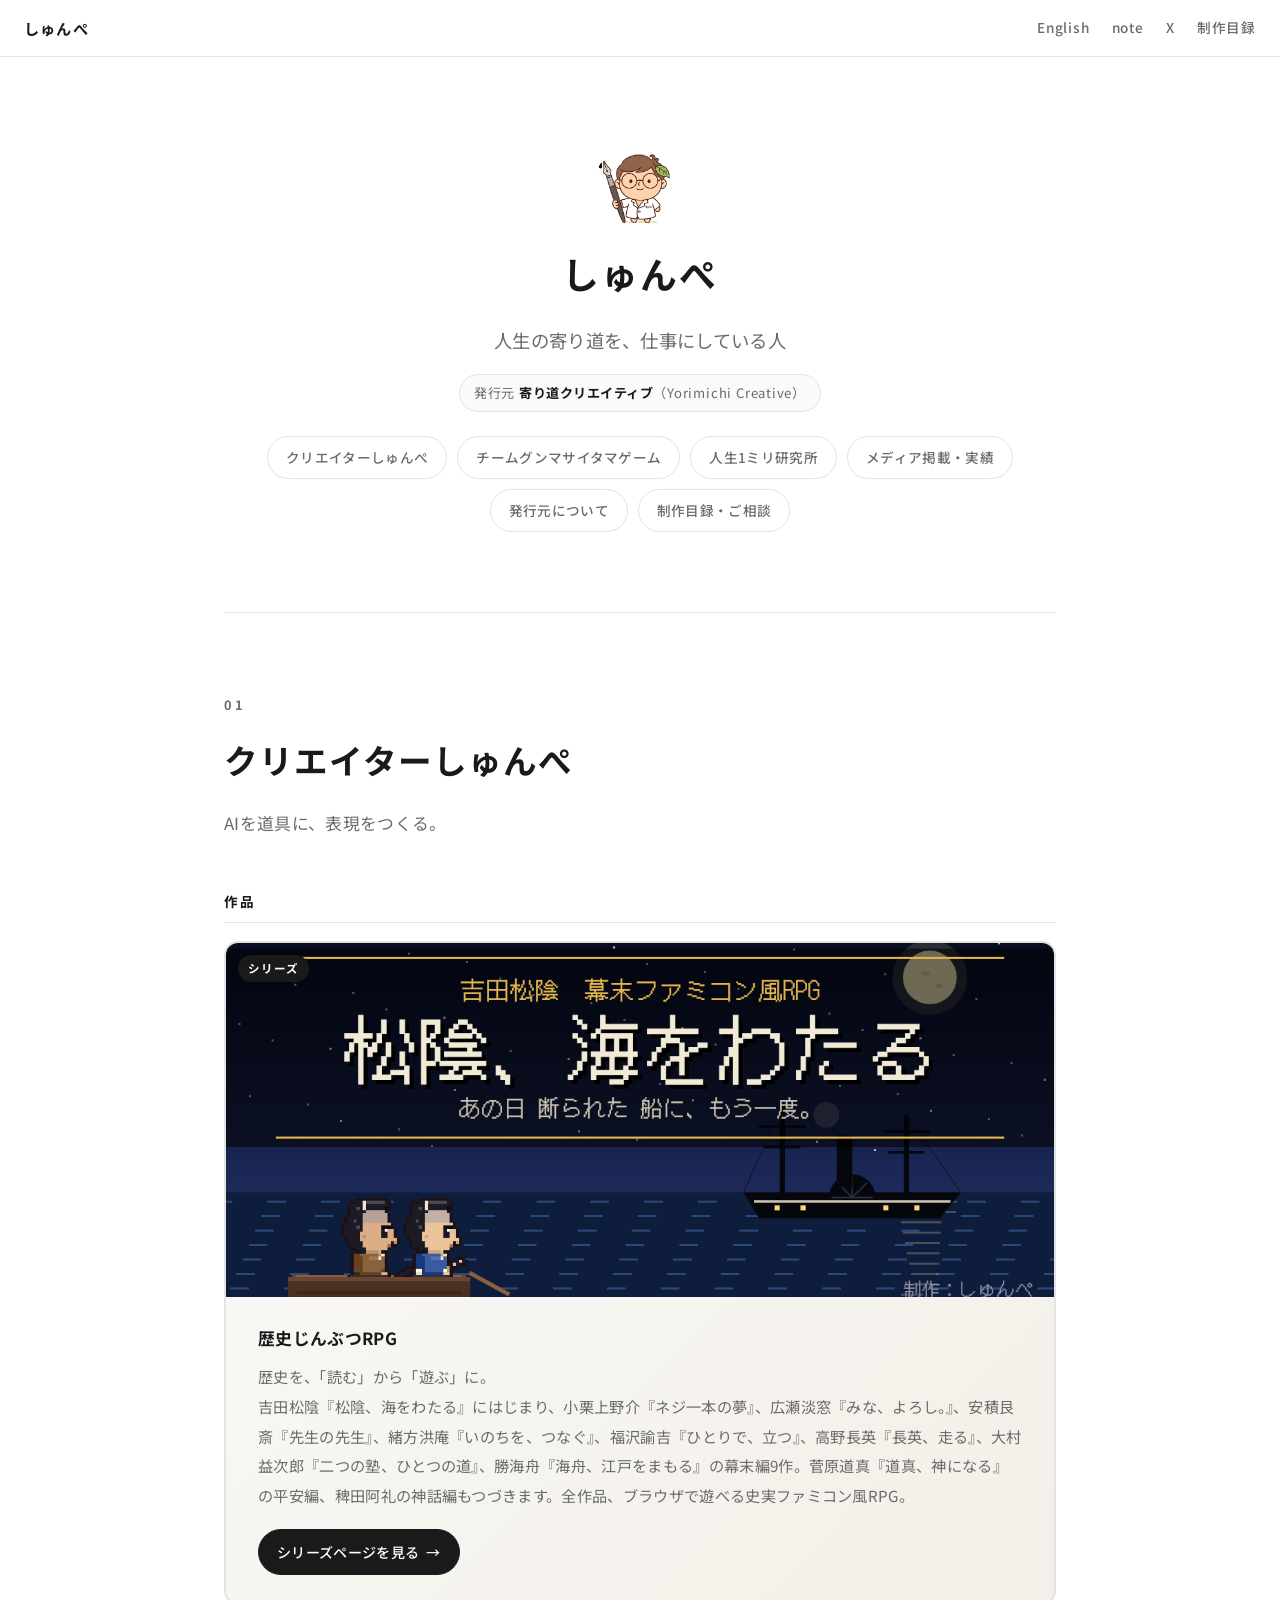
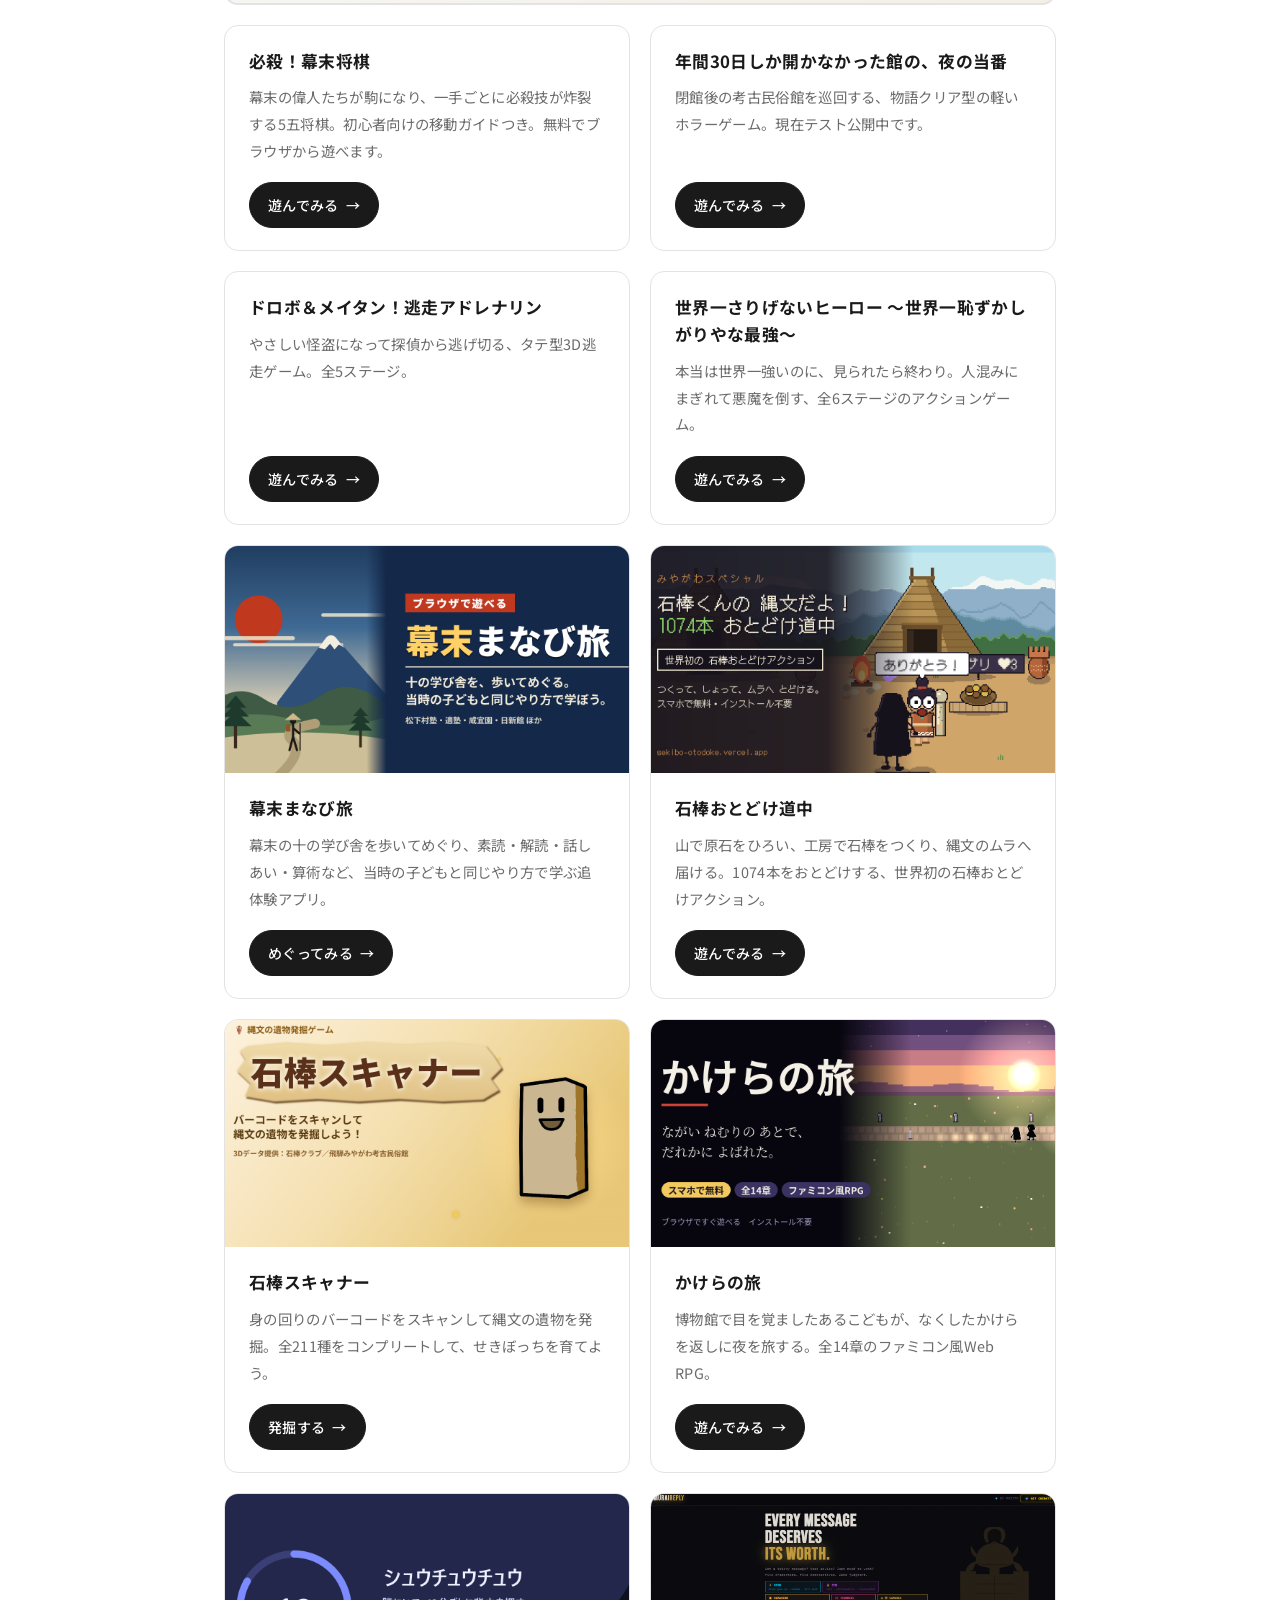
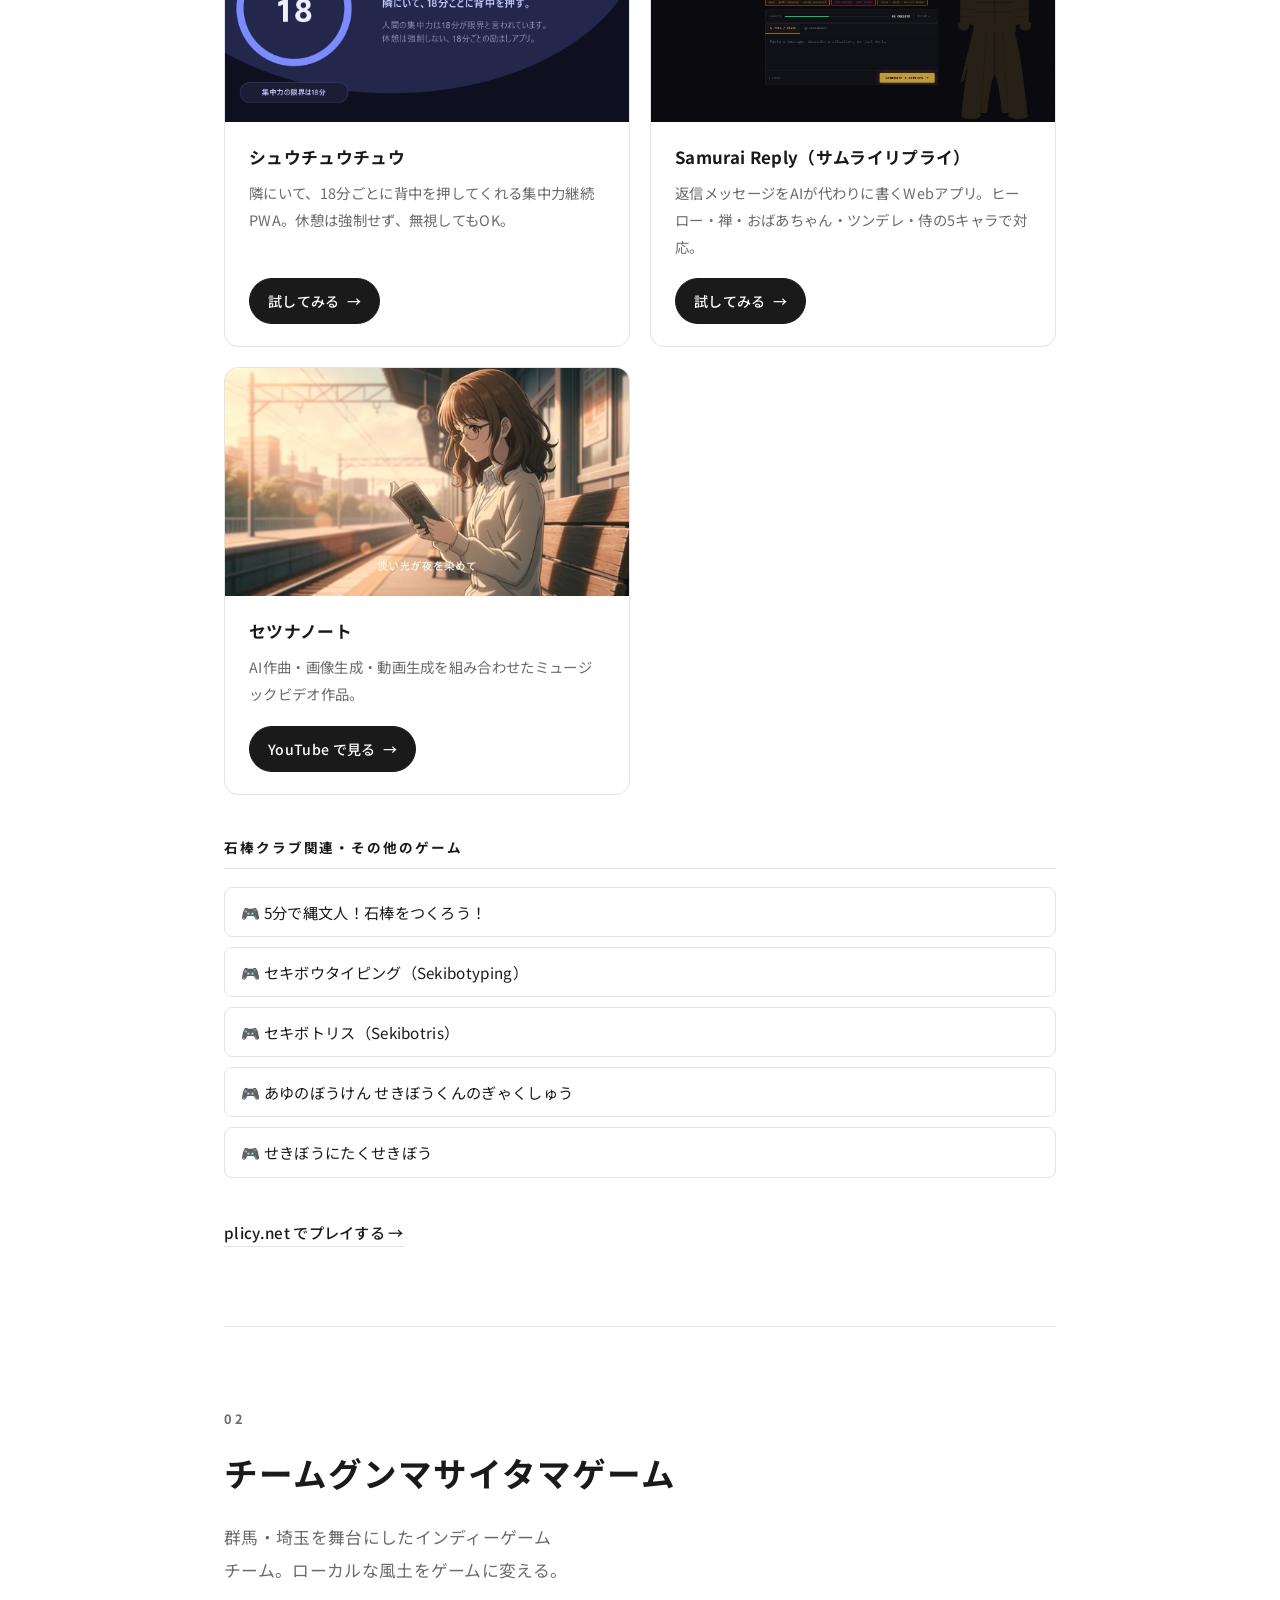
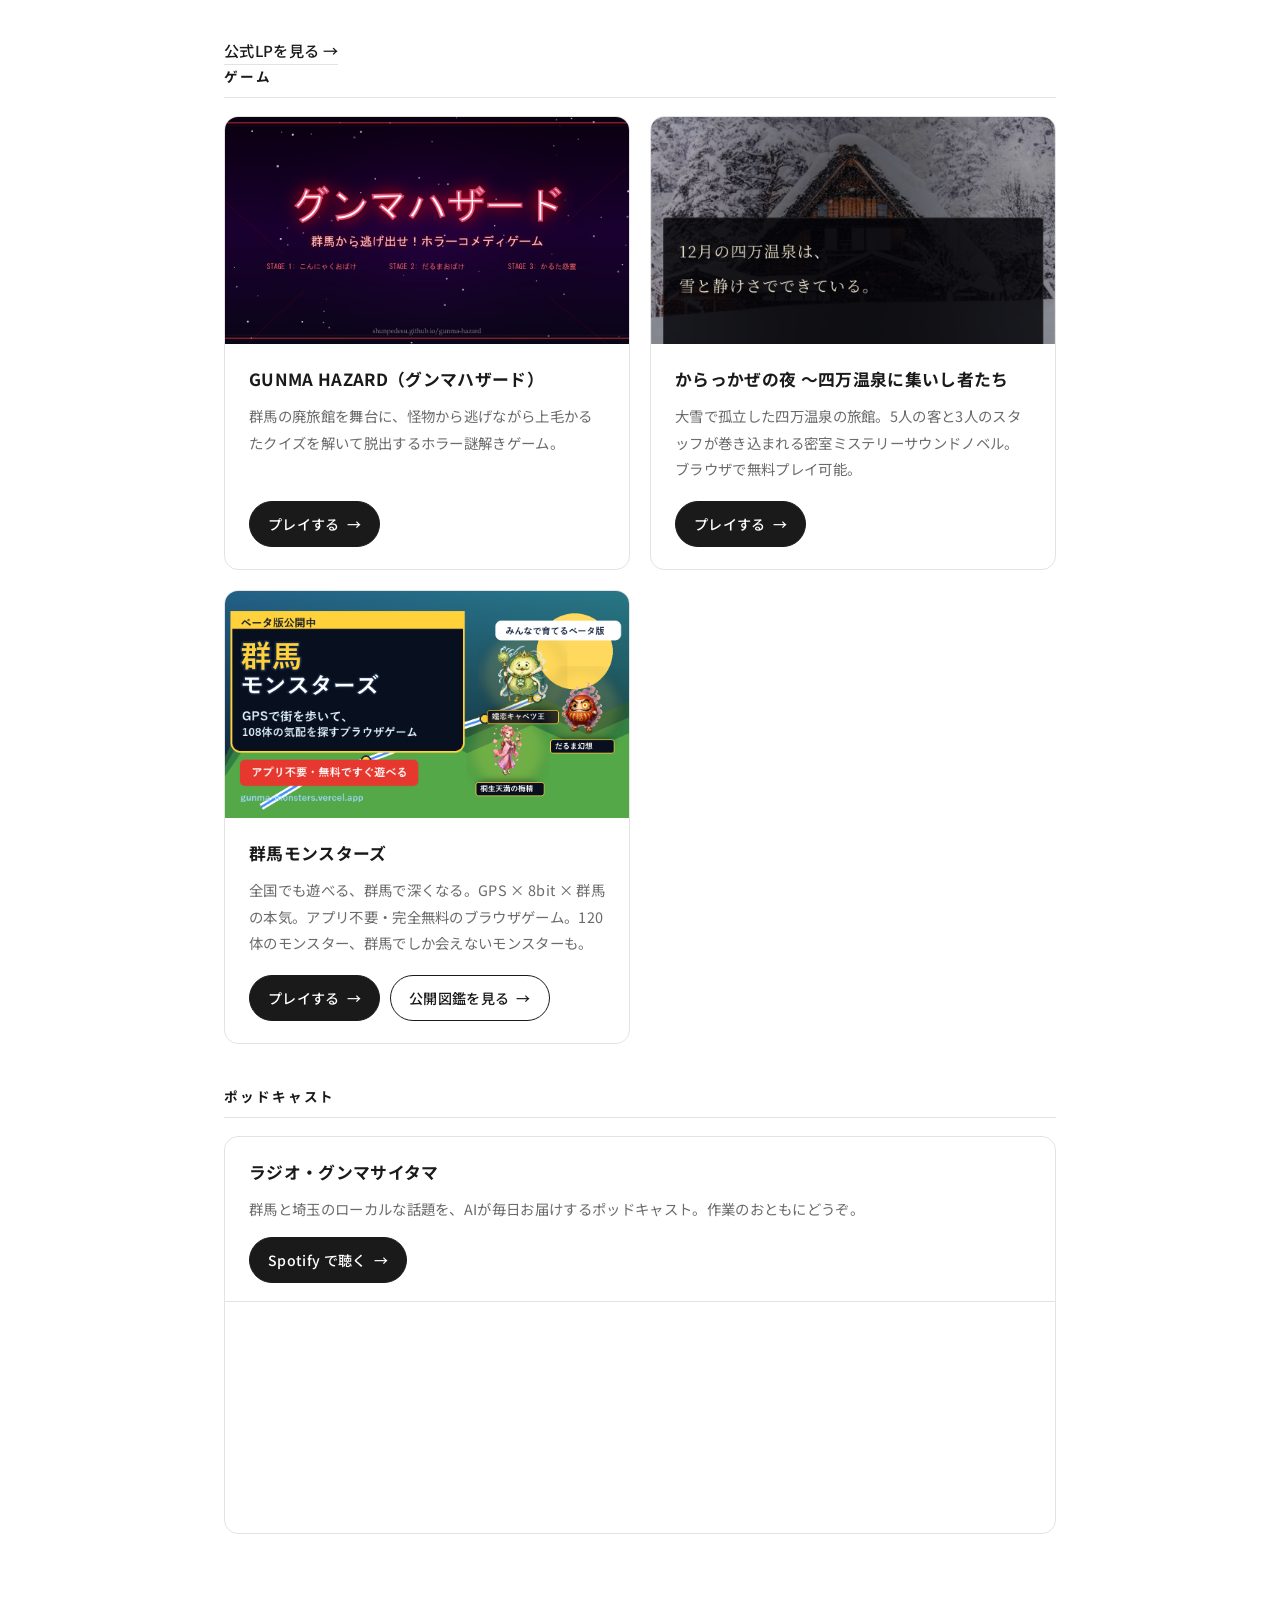
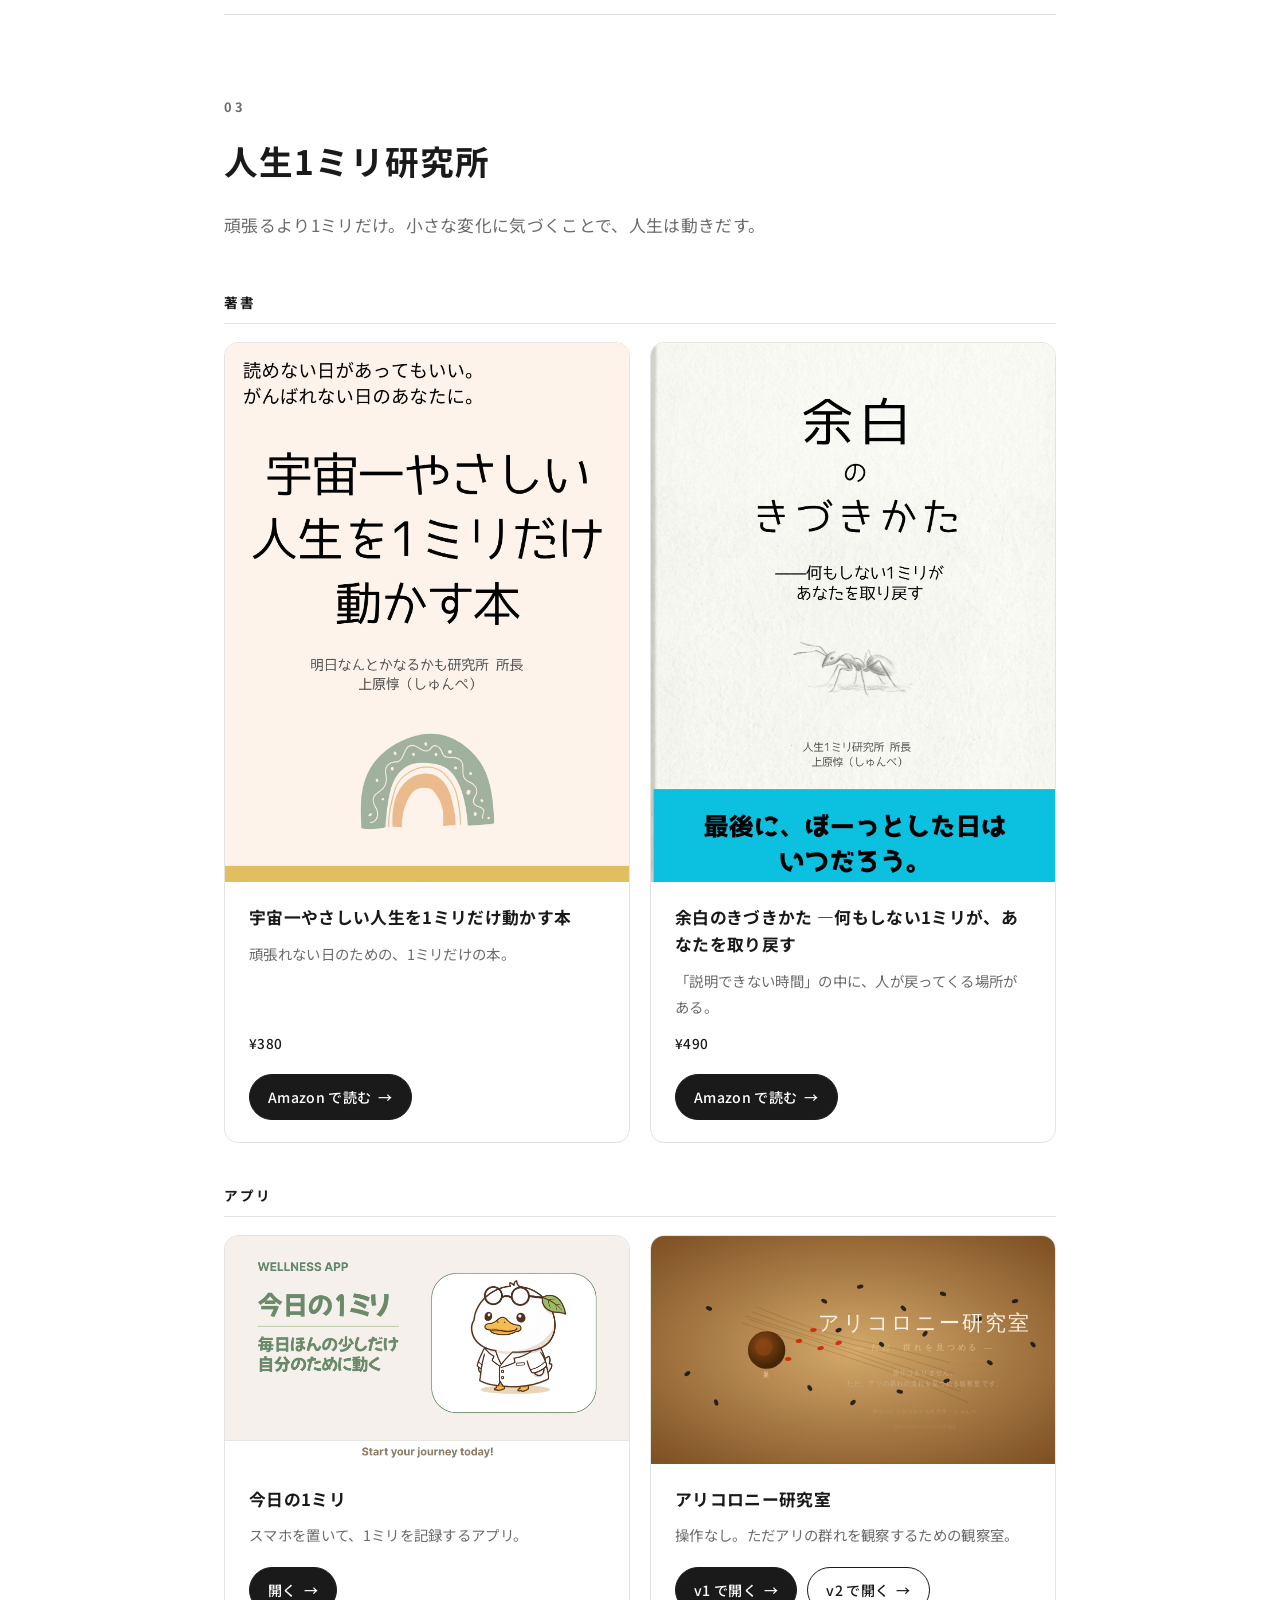
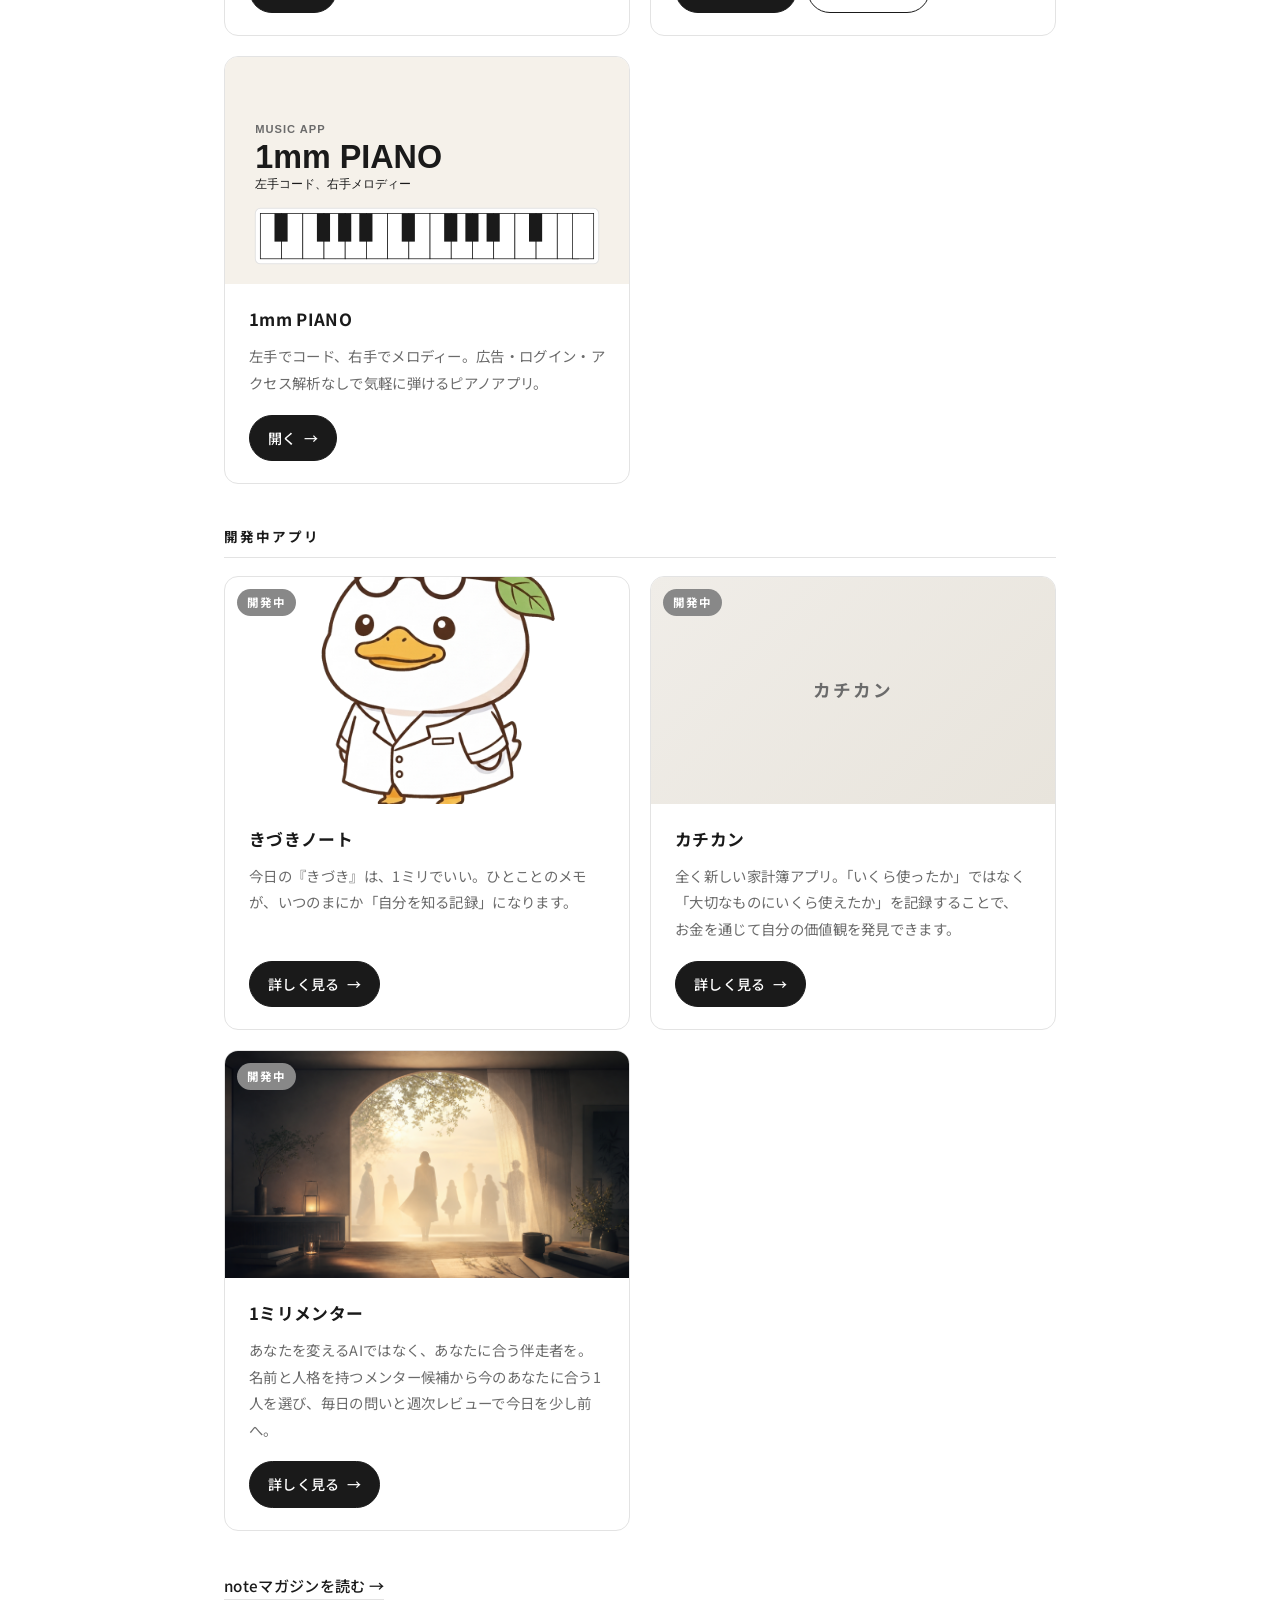
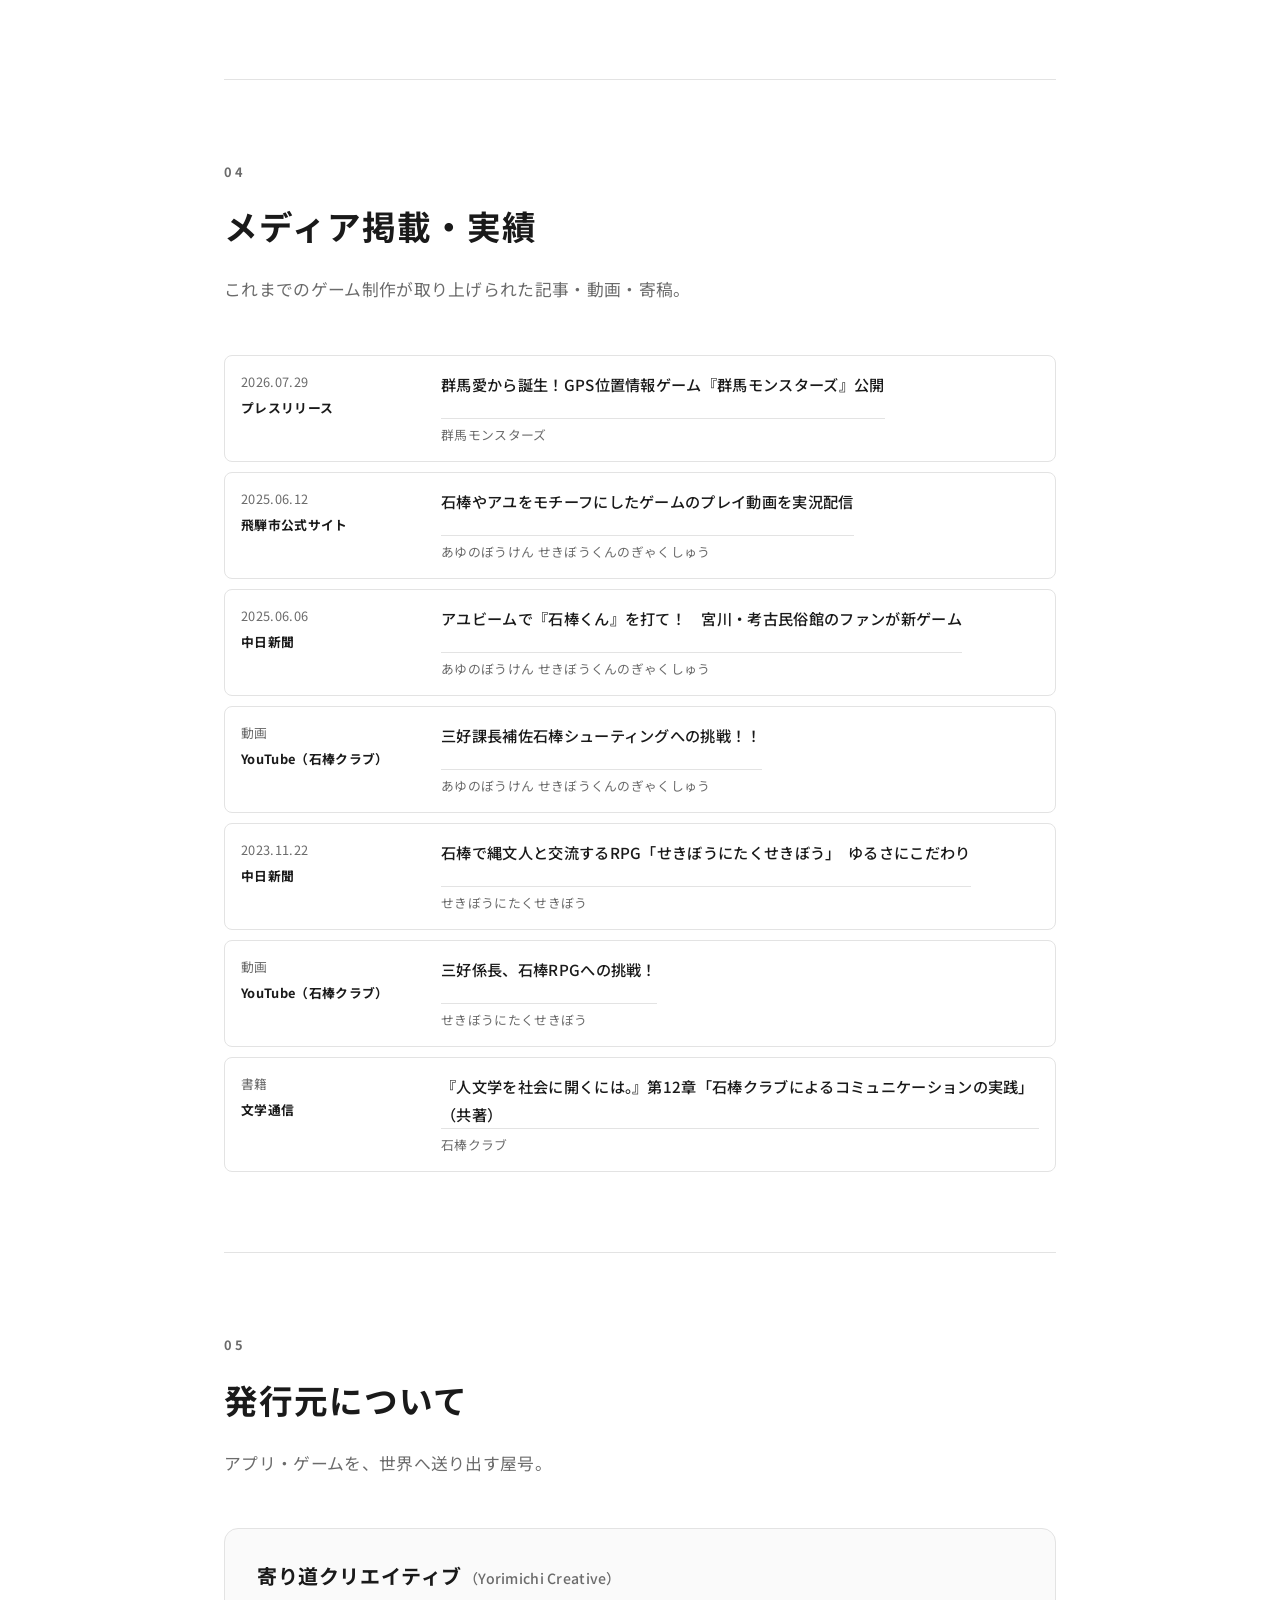
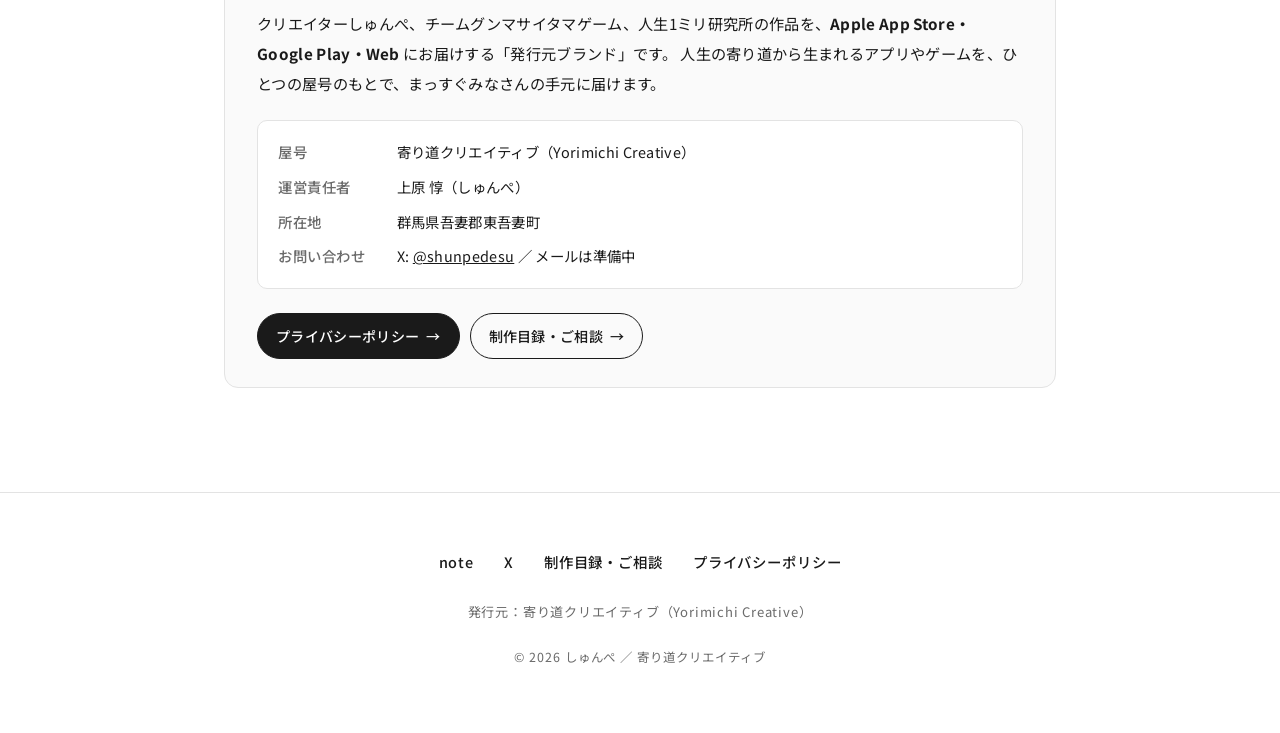
<file: index.html>
<!DOCTYPE html>
<html lang="ja">
<head>
  <meta charset="UTF-8" />
  <meta name="viewport" content="width=device-width, initial-scale=1.0" />
  <script>window.addEventListener('beforeinstallprompt', (e) => e.preventDefault());</script>
  <title>しゅんぺ | 寄り道クリエイティブ × 人生1ミリ研究所 × チームグンマサイタマゲーム</title>
  <meta name="description" content="人生の寄り道を、仕事にしている人。著書・アプリ・ゲーム・AI作品を「寄り道クリエイティブ」から発行。" />

  <!-- OGP -->
  <meta property="og:type" content="website" />
  <meta property="og:site_name" content="しゅんぺ" />
  <meta property="og:locale" content="ja_JP" />
  <meta property="og:title" content="しゅんぺ | 寄り道クリエイティブ × 人生1ミリ研究所 × チームグンマサイタマゲーム" />
  <meta property="og:description" content="人生の寄り道を、仕事にしている人。著書・アプリ・ゲーム・AI作品を「寄り道クリエイティブ」から発行。" />
  <meta property="og:url" content="https://shunpedesu.github.io/" />
  <meta property="og:image" content="https://shunpedesu.github.io/ogp.png" />
  <meta property="og:image:width" content="1200" />
  <meta property="og:image:height" content="630" />
  <meta name="twitter:card" content="summary_large_image" />
  <meta name="twitter:site" content="@shunpedesu" />
  <meta name="twitter:title" content="しゅんぺ | 寄り道クリエイティブ × 人生1ミリ研究所 × チームグンマサイタマゲーム" />
  <meta name="twitter:description" content="人生の寄り道を、仕事にしている人。著書・アプリ・ゲーム・AI作品を「寄り道クリエイティブ」から発行。" />
  <meta name="twitter:image" content="https://shunpedesu.github.io/ogp.png" />
  <link rel="canonical" href="https://shunpedesu.github.io/" />
  <meta name="google-site-verification" content="9TAWqFAkOAfutioEZHeqIKtwXKufARCQGEpcP7huHgw" />

  <!-- Fonts -->
  <link rel="preconnect" href="https://fonts.googleapis.com" />
  <link rel="preconnect" href="https://fonts.gstatic.com" crossorigin />
  <link href="https://fonts.googleapis.com/css2?family=Noto+Sans+JP:wght@300;400;500;700&display=swap" rel="stylesheet" />

  <link rel="manifest" href="manifest.json" />
  <link rel="icon" href="data:image/svg+xml,<svg xmlns='http://www.w3.org/2000/svg' viewBox='0 0 100 100'><text y='.9em' font-size='90'>🔬</text></svg>" />
  <link rel="stylesheet" href="style.css" />
</head>
<body>
  <!-- HEADER -->
  <header class="site-header">
    <a class="site-header__name" href="#top">しゅんぺ</a>
    <nav class="site-header__links" aria-label="ソーシャルリンク">
      <a href="en/" lang="en" aria-label="View this site in English">English</a>
      <a href="https://note.com/shunpedesu" target="_blank" rel="noopener noreferrer">note</a>
      <a href="https://x.com/shunpedesu" target="_blank" rel="noopener noreferrer">X</a>
      <a href="works/">制作目録</a>
    </nav>
  </header>

  <main id="top">
    <!-- HERO -->
    <section class="hero" aria-label="紹介">
      <img class="hero__illust reveal" src="img/shunpe.png" alt="しゅんぺ イラスト" />
      <h1 class="hero__name reveal" style="--delay:.06s">しゅんぺ</h1>
      <p class="hero__catch reveal" style="--delay:.12s">人生の寄り道を、仕事にしている人</p>
      <p class="hero__publisher reveal" style="--delay:.15s">発行元 <strong>寄り道クリエイティブ</strong>（Yorimichi Creative）</p>
      <nav class="hero__nav reveal" style="--delay:.18s" aria-label="セクションへ移動">
        <a class="hero__nav-btn" href="#sec-creator">クリエイターしゅんぺ</a>
        <a class="hero__nav-btn" href="#sec-gunma">チームグンマサイタマゲーム</a>
        <a class="hero__nav-btn" href="#sec-1mm">人生1ミリ研究所</a>
        <a class="hero__nav-btn" href="#sec-media">メディア掲載・実績</a>
        <a class="hero__nav-btn" href="#sec-publisher">発行元について</a>
        <a class="hero__nav-btn" href="works/">制作目録・ご相談</a>
      </nav>
    </section>

    <hr class="sep" />

    <!-- セクション① クリエイターしゅんぺ -->
    <section id="sec-creator" class="project" aria-label="クリエイターしゅんぺ">
      <header class="project__head reveal">
        <p class="project__index">01</p>
        <h2 class="project__title">クリエイターしゅんぺ</h2>
        <p class="project__lead">AIを道具に、表現をつくる。</p>
      </header>

      <div class="group">
        <h3 class="group__label reveal">作品</h3>
        <div class="cards">
          <article class="card card--series reveal">
            <img class="card__thumb" src="img/shoin-umi-wo-wataru.png" alt="歴史じんぶつRPG" loading="lazy" />
            <div class="card__body">
              <h4 class="card__title">歴史じんぶつRPG</h4>
              <p class="card__desc">歴史を、「読む」から「遊ぶ」に。<br />吉田松陰『松陰、海をわたる』にはじまり、小栗上野介『ネジ一本の夢』、広瀬淡窓『みな、よろし。』、安積艮斎『先生の先生』、緒方洪庵『いのちを、つなぐ』、福沢諭吉『ひとりで、立つ』、高野長英『長英、走る』、大村益次郎『二つの塾、ひとつの道』、勝海舟『海舟、江戸をまもる』の幕末編9作。菅原道真『道真、神になる』の平安編、稗田阿礼の神話編もつづきます。全作品、ブラウザで遊べる史実ファミコン風RPG。</p>
              <div class="card__actions">
                <a class="btn" href="https://shunpe-bakumatsu-rpg.vercel.app/" target="_blank" rel="noopener noreferrer">シリーズページを見る<span aria-hidden="true">&rarr;</span></a>
              </div>
            </div>
          </article>
          <article class="card reveal" style="--delay:0.03s">
            <div class="card__body">
              <h4 class="card__title">必殺！幕末将棋</h4>
              <p class="card__desc">幕末の偉人たちが駒になり、一手ごとに必殺技が炸裂する5五将棋。初心者向けの移動ガイドつき。無料でブラウザから遊べます。</p>
              <div class="card__actions">
                <a class="btn" href="https://bakumatsu-shogi.vercel.app/" target="_blank" rel="noopener noreferrer">遊んでみる<span aria-hidden="true">&rarr;</span></a>
              </div>
            </div>
          </article>          <article class="card reveal" style="--delay:0.06s">
            <div class="card__body">
              <h4 class="card__title">年間30日しか開かなかった館の、夜の当番</h4>
              <p class="card__desc">閉館後の考古民俗館を巡回する、物語クリア型の軽いホラーゲーム。現在テスト公開中です。</p>
              <div class="card__actions">
                <a class="btn" href="https://yoru-no-touban.vercel.app" target="_blank" rel="noopener noreferrer">遊んでみる<span aria-hidden="true">&rarr;</span></a>
              </div>
            </div>
          </article>
          <article class="card reveal" style="--delay:0.12s">
            <div class="card__body">
              <h4 class="card__title">ドロボ＆メイタン！逃走アドレナリン</h4>
              <p class="card__desc">やさしい怪盗になって探偵から逃げ切る、タテ型3D逃走ゲーム。全5ステージ。</p>
              <div class="card__actions">
                <a class="btn" href="https://dorobo-meitan.vercel.app" target="_blank" rel="noopener noreferrer">遊んでみる<span aria-hidden="true">&rarr;</span></a>
              </div>
            </div>
          </article>
          <article class="card reveal" style="--delay:0.15s">
            <div class="card__body">
              <h4 class="card__title">世界一さりげないヒーロー ～世界一恥ずかしがりやな最強～</h4>
              <p class="card__desc">本当は世界一強いのに、見られたら終わり。人混みにまぎれて悪魔を倒す、全6ステージのアクションゲーム。</p>
              <div class="card__actions">
                <a class="btn" href="https://sarigenai-hero.vercel.app" target="_blank" rel="noopener noreferrer">遊んでみる<span aria-hidden="true">&rarr;</span></a>
              </div>
            </div>
          </article>          <article class="card reveal" style="--delay:0.18s">
            <img class="card__thumb" src="img/bakumatsu-manabi-tabi.png" alt="幕末まなび旅" loading="lazy" />
            <div class="card__body">
              <h4 class="card__title">幕末まなび旅</h4>
              <p class="card__desc">幕末の十の学び舎を歩いてめぐり、素読・解読・話しあい・算術など、当時の子どもと同じやり方で学ぶ追体験アプリ。</p>
              <div class="card__actions">
                <a class="btn" href="https://shunpedesu.github.io/bakumatsu-manabi-tabi/" target="_blank" rel="noopener noreferrer">めぐってみる<span aria-hidden="true">&rarr;</span></a>
              </div>
            </div>
          </article>
          <article class="card reveal" style="--delay:0.24s">
            <img class="card__thumb" src="img/sekibo-otodoke.png" alt="石棒おとどけ道中" loading="lazy" />
            <div class="card__body">
              <h4 class="card__title">石棒おとどけ道中</h4>
              <p class="card__desc">山で原石をひろい、工房で石棒をつくり、縄文のムラへ届ける。1074本をおとどけする、世界初の石棒おとどけアクション。</p>
              <div class="card__actions">
                <a class="btn" href="https://sekibo-otodoke-lp.vercel.app/" target="_blank" rel="noopener noreferrer">遊んでみる<span aria-hidden="true">&rarr;</span></a>
              </div>
            </div>
          </article>
          <article class="card reveal" style="--delay:0.30s">
            <img class="card__thumb" src="img/sekibo-scanner.png" alt="石棒スキャナー" loading="lazy" />
            <div class="card__body">
              <h4 class="card__title">石棒スキャナー</h4>
              <p class="card__desc">身の回りのバーコードをスキャンして縄文の遺物を発掘。全211種をコンプリートして、せきぼっちを育てよう。</p>
              <div class="card__actions">
                <a class="btn" href="https://shunpedesu.github.io/sekibo-scanner/lp/" target="_blank" rel="noopener noreferrer">発掘する<span aria-hidden="true">&rarr;</span></a>
              </div>
            </div>
          </article>
          <article class="card reveal" style="--delay:0.36s">
            <img class="card__thumb" src="img/kakera-no-tabi.png" alt="かけらの旅" loading="lazy" />
            <div class="card__body">
              <h4 class="card__title">かけらの旅</h4>
              <p class="card__desc">博物館で目を覚ましたあるこどもが、なくしたかけらを返しに夜を旅する。全14章のファミコン風Web RPG。</p>
              <div class="card__actions">
                <a class="btn" href="https://kakera-no-tabi-lp.vercel.app/" target="_blank" rel="noopener noreferrer">遊んでみる<span aria-hidden="true">&rarr;</span></a>
              </div>
            </div>
          </article>
          <article class="card reveal" style="--delay:0.42s">
            <img class="card__thumb" src="img/shu-chu-chu.png" alt="シュウチュウチュウ" loading="lazy" />
            <div class="card__body">
              <h4 class="card__title">シュウチュウチュウ</h4>
              <p class="card__desc">隣にいて、18分ごとに背中を押してくれる集中力継続PWA。休憩は強制せず、無視してもOK。</p>
              <div class="card__actions">
                <a class="btn" href="https://shu-chu-chu.vercel.app/app/" target="_blank" rel="noopener noreferrer">試してみる<span aria-hidden="true">&rarr;</span></a>
              </div>
            </div>
          </article>
          <article class="card reveal" style="--delay:0.48s">
            <img class="card__thumb" src="img/samurai.png" alt="Samurai Reply" loading="lazy" />
            <div class="card__body">
              <h4 class="card__title">Samurai Reply（サムライリプライ）</h4>
              <p class="card__desc">返信メッセージをAIが代わりに書くWebアプリ。ヒーロー・禅・おばあちゃん・ツンデレ・侍の5キャラで対応。</p>
              <div class="card__actions">
                <a class="btn" href="https://samurai-reply-lp.vercel.app/" target="_blank" rel="noopener noreferrer">試してみる<span aria-hidden="true">&rarr;</span></a>
              </div>
            </div>
          </article>
          <article class="card reveal" style="--delay:0.48s">
            <img class="card__thumb" src="img/setsuna.png" alt="セツナノート" loading="lazy" />
            <div class="card__body">
              <h4 class="card__title">セツナノート</h4>
              <p class="card__desc">AI作曲・画像生成・動画生成を組み合わせたミュージックビデオ作品。</p>
              <div class="card__actions">
                <a class="btn" href="https://www.youtube.com/@setsunanote" target="_blank" rel="noopener noreferrer">YouTube で見る<span aria-hidden="true">&rarr;</span></a>
              </div>
            </div>
          </article>
        </div>
      </div>

      <div class="group">
        <h3 class="group__label reveal">石棒クラブ関連・その他のゲーム</h3>
        <ul class="game-list reveal">
          <li>5分で縄文人！石棒をつくろう！</li>
          <li>セキボウタイピング（Sekibotyping）</li>
          <li>セキボトリス（Sekibotris）</li>
          <li>あゆのぼうけん せきぼうくんのぎゃくしゅう</li>
          <li>せきぼうにたくせきぼう</li>
        </ul>
        <p class="project__more reveal">
          <a href="https://plicy.net/User/59668" target="_blank" rel="noopener noreferrer">plicy.net でプレイする <span aria-hidden="true">&rarr;</span></a>
        </p>
      </div>
    </section>

    <hr class="sep" />

    <!-- セクション② チームグンマサイタマゲーム -->
    <section id="sec-gunma" class="project" aria-label="チームグンマサイタマゲーム">
      <header class="project__head reveal">
        <p class="project__index">02</p>
        <h2 class="project__title">チームグンマサイタマゲーム</h2>
        <p class="project__lead">群馬・埼玉を舞台にしたインディーゲームチーム。ローカルな風土をゲームに変える。</p>
      </header>

      <p class="project__more reveal">
        <a href="team-gunma-saitama-game/">公式LPを見る <span aria-hidden="true">&rarr;</span></a>
      </p>

      <div class="group">
        <h3 class="group__label reveal">ゲーム</h3>
        <div class="cards">
          <article class="card reveal">
            <img class="card__thumb" src="img/gunma-hazard.png" alt="GUNMA HAZARD キービジュアル" loading="lazy" />
            <div class="card__body">
              <h4 class="card__title">GUNMA HAZARD（グンマハザード）</h4>
              <p class="card__desc">群馬の廃旅館を舞台に、怪物から逃げながら上毛かるたクイズを解いて脱出するホラー謎解きゲーム。</p>
              <div class="card__actions">
                <a class="btn" href="https://shunpedesu.github.io/gunma-hazard/lp/" target="_blank" rel="noopener noreferrer">プレイする<span aria-hidden="true">&rarr;</span></a>
              </div>
            </div>
          </article>
          <article class="card reveal" style="--delay:.06s">
            <img class="card__thumb" src="img/karakkaze.png" alt="からっかぜの夜 スクリーンショット" loading="lazy" />
            <div class="card__body">
              <h4 class="card__title">からっかぜの夜 ～四万温泉に集いし者たち</h4>
              <p class="card__desc">大雪で孤立した四万温泉の旅館。5人の客と3人のスタッフが巻き込まれる密室ミステリーサウンドノベル。ブラウザで無料プレイ可能。</p>
              <div class="card__actions">
                <a class="btn" href="https://shunpedesu.github.io/karakkaze-lp/" target="_blank" rel="noopener noreferrer">プレイする<span aria-hidden="true">&rarr;</span></a>
              </div>
            </div>
          </article>
          <article class="card reveal" style="--delay:.12s">
            <img class="card__thumb" src="img/gunma-monsters.png" alt="群馬モンスターズ" loading="lazy" />
            <div class="card__body">
              <h4 class="card__title">群馬モンスターズ</h4>
              <p class="card__desc">全国でも遊べる、群馬で深くなる。GPS × 8bit × 群馬の本気。アプリ不要・完全無料のブラウザゲーム。120体のモンスター、群馬でしか会えないモンスターも。</p>
              <div class="card__actions">
                <a class="btn" href="https://gunma-monsters.vercel.app/lp.html" target="_blank" rel="noopener noreferrer">プレイする<span aria-hidden="true">&rarr;</span></a>
                <a class="btn btn--ghost" href="https://gunma-monsters.vercel.app/dex/" target="_blank" rel="noopener noreferrer">公開図鑑を見る<span aria-hidden="true">&rarr;</span></a>
              </div>
            </div>
          </article>
        </div>
      </div>

      <div class="group">
        <h3 class="group__label reveal">ポッドキャスト</h3>
        <div class="podcast reveal">
          <div class="podcast__body">
            <h4 class="podcast__title">ラジオ・グンマサイタマ</h4>
            <p class="podcast__desc">群馬と埼玉のローカルな話題を、AIが毎日お届けするポッドキャスト。作業のおともにどうぞ。</p>
            <div class="podcast__actions">
              <a class="btn" href="https://open.spotify.com/show/033Nx6hE7l69wFzdDq6xWj" target="_blank" rel="noopener noreferrer">Spotify で聴く<span aria-hidden="true">&rarr;</span></a>
            </div>
          </div>
          <iframe class="podcast__player" title="ラジオ・グンマサイタマ（Spotify）" src="https://open.spotify.com/embed/show/033Nx6hE7l69wFzdDq6xWj?utm_source=generator" width="100%" height="232" frameborder="0" allow="autoplay; clipboard-write; encrypted-media; fullscreen; picture-in-picture" loading="lazy"></iframe>
        </div>
      </div>

    </section>

    <hr class="sep" />

    <!-- セクション③ 人生1ミリ研究所 -->
    <section id="sec-1mm" class="project" aria-label="人生1ミリ研究所">
      <header class="project__head reveal">
        <p class="project__index">03</p>
        <h2 class="project__title">人生1ミリ研究所</h2>
        <p class="project__lead">頑張るより1ミリだけ。小さな変化に気づくことで、人生は動きだす。</p>
      </header>

      <div class="group">
        <h3 class="group__label reveal">著書</h3>
        <div class="cards">
          <article class="card reveal">
            <img class="card__thumb card__thumb--book" src="img/1mm-book.jpg" alt="宇宙一やさしい人生を1ミリだけ動かす本 表紙" loading="lazy" />
            <div class="card__body">
              <h4 class="card__title">宇宙一やさしい人生を1ミリだけ動かす本</h4>
              <p class="card__desc">頑張れない日のための、1ミリだけの本。</p>
              <p class="card__price">¥380</p>
              <div class="card__actions">
                <a class="btn" href="https://www.amazon.co.jp/dp/B0G528SXVH" target="_blank" rel="noopener noreferrer">Amazon で読む<span aria-hidden="true">&rarr;</span></a>
              </div>
            </div>
          </article>
          <article class="card reveal" style="--delay:.06s">
            <img class="card__thumb card__thumb--book" src="img/yohaku.jpg" alt="余白のきづきかた 表紙" loading="lazy" />
            <div class="card__body">
              <h4 class="card__title">余白のきづきかた ―何もしない1ミリが、あなたを取り戻す</h4>
              <p class="card__desc">「説明できない時間」の中に、人が戻ってくる場所がある。</p>
              <p class="card__price">¥490</p>
              <div class="card__actions">
                <a class="btn" href="https://www.amazon.co.jp/dp/B0GR6Z1VVY" target="_blank" rel="noopener noreferrer">Amazon で読む<span aria-hidden="true">&rarr;</span></a>
              </div>
            </div>
          </article>
        </div>
      </div>

      <div class="group">
        <h3 class="group__label reveal">アプリ</h3>
        <div class="cards">
          <article class="card reveal">
            <img class="card__thumb" src="img/1mm-app.png" alt="今日の1ミリ アプリ" loading="lazy" />
            <div class="card__body">
              <h4 class="card__title">今日の1ミリ</h4>
              <p class="card__desc">スマホを置いて、1ミリを記録するアプリ。</p>
              <div class="card__actions">
                <a class="btn" href="https://shunpedesu.github.io/kyou-no-1mm-lp/" target="_blank" rel="noopener noreferrer">開く<span aria-hidden="true">&rarr;</span></a>
              </div>
            </div>
          </article>
          <article class="card reveal" style="--delay:.06s">
            <img class="card__thumb" src="img/ant-colony.svg" alt="アリコロニー研究室" loading="lazy" />
            <div class="card__body">
              <h4 class="card__title">アリコロニー研究室</h4>
              <p class="card__desc">操作なし。ただアリの群れを観察するための観察室。</p>
              <div class="card__actions">
                <a class="btn" href="https://ant-colony-app.vercel.app/" target="_blank" rel="noopener noreferrer">v1 で開く<span aria-hidden="true">&rarr;</span></a>
                <a class="btn btn--ghost" href="https://ant-colony-app-v2.vercel.app/" target="_blank" rel="noopener noreferrer">v2 で開く<span aria-hidden="true">&rarr;</span></a>
              </div>
            </div>
          </article>
          <article class="card reveal" style="--delay:.12s">
            <img class="card__thumb" src="img/1mm-piano.svg" alt="1mm PIANO" loading="lazy" />
            <div class="card__body">
              <h4 class="card__title">1mm PIANO</h4>
              <p class="card__desc">左手でコード、右手でメロディー。広告・ログイン・アクセス解析なしで気軽に弾けるピアノアプリ。</p>
              <div class="card__actions">
                <a class="btn" href="https://1mm-piano.vercel.app/" target="_blank" rel="noopener noreferrer">開く<span aria-hidden="true">&rarr;</span></a>
              </div>
            </div>
          </article>
        </div>
      </div>

      <div class="group">
        <h3 class="group__label reveal">開発中アプリ</h3>
        <div class="cards">
          <article class="card card--wip reveal">
            <img class="card__thumb" src="img/kizukinote.png" alt="きづきノート" loading="lazy" />
            <div class="card__body">
              <h4 class="card__title">きづきノート</h4>
              <p class="card__desc">今日の『きづき』は、1ミリでいい。ひとことのメモが、いつのまにか「自分を知る記録」になります。</p>
              <div class="card__actions">
                <a class="btn" href="https://kizukinote-lp.vercel.app/" target="_blank" rel="noopener noreferrer">詳しく見る<span aria-hidden="true">&rarr;</span></a>
              </div>
            </div>
          </article>
          <article class="card card--wip reveal" style="--delay:.06s">
            <div class="card__thumb card__thumb--placeholder" aria-hidden="true"><span>カチカン</span></div>
            <div class="card__body">
              <h4 class="card__title">カチカン</h4>
              <p class="card__desc">全く新しい家計簿アプリ。「いくら使ったか」ではなく「大切なものにいくら使えたか」を記録することで、お金を通じて自分の価値観を発見できます。</p>
              <div class="card__actions">
                <a class="btn" href="https://kachikan-lp-deploy.vercel.app/" target="_blank" rel="noopener noreferrer">詳しく見る<span aria-hidden="true">&rarr;</span></a>
              </div>
            </div>
          </article>
          <article class="card card--wip reveal" style="--delay:.12s">
            <img class="card__thumb" src="img/mentor.png" alt="1ミリメンター" loading="lazy" />
            <div class="card__body">
              <h4 class="card__title">1ミリメンター</h4>
              <p class="card__desc">あなたを変えるAIではなく、あなたに合う伴走者を。名前と人格を持つメンター候補から今のあなたに合う1人を選び、毎日の問いと週次レビューで今日を少し前へ。</p>
              <div class="card__actions">
                <a class="btn" href="https://mentor-lp-site.vercel.app/" target="_blank" rel="noopener noreferrer">詳しく見る<span aria-hidden="true">&rarr;</span></a>
              </div>
            </div>
          </article>
        </div>
      </div>

      <p class="project__more reveal">
        <a href="https://note.com/shunpedesu" target="_blank" rel="noopener noreferrer">noteマガジンを読む <span aria-hidden="true">&rarr;</span></a>
      </p>
    </section>

    <hr class="sep" />

    <!-- セクション④ メディア掲載・実績 -->
    <section id="sec-media" class="project" aria-label="メディア掲載・実績">
      <header class="project__head reveal">
        <p class="project__index">04</p>
        <h2 class="project__title">メディア掲載・実績</h2>
        <p class="project__lead">これまでのゲーム制作が取り上げられた記事・動画・寄稿。</p>
      </header>

      <div class="group">
        <ul class="media-list reveal">
            <li class="media-list__item">
              <span class="media-list__meta">2026.07.29<span class="media-list__kind">プレスリリース</span></span>
              <a class="media-list__title" href="https://www.value-press.com/pressrelease/378203" target="_blank" rel="noopener noreferrer">群馬愛から誕生！GPS位置情報ゲーム『群馬モンスターズ』公開</a>
              <span class="media-list__work">群馬モンスターズ</span>
            </li>
            <li class="media-list__item">
              <span class="media-list__meta">2025.06.12<span class="media-list__kind">飛騨市公式サイト</span></span>
              <a class="media-list__title" href="https://www.city.hida.gifu.jp/site/koho/2025-06-12.html" target="_blank" rel="noopener noreferrer">石棒やアユをモチーフにしたゲームのプレイ動画を実況配信</a>
              <span class="media-list__work">あゆのぼうけん せきぼうくんのぎゃくしゅう</span>
            </li>
            <li class="media-list__item">
              <span class="media-list__meta">2025.06.06<span class="media-list__kind">中日新聞</span></span>
              <a class="media-list__title" href="https://www.chunichi.co.jp/article/1078291" target="_blank" rel="noopener noreferrer">アユビームで『石棒くん』を打て！　宮川・考古民俗館のファンが新ゲーム</a>
              <span class="media-list__work">あゆのぼうけん せきぼうくんのぎゃくしゅう</span>
            </li>
            <li class="media-list__item">
              <span class="media-list__meta">動画<span class="media-list__kind">YouTube（石棒クラブ）</span></span>
              <a class="media-list__title" href="https://www.youtube.com/watch?v=F3lhMG9tG9I&amp;t=1783s" target="_blank" rel="noopener noreferrer">三好課長補佐石棒シューティングへの挑戦！！</a>
              <span class="media-list__work">あゆのぼうけん せきぼうくんのぎゃくしゅう</span>
            </li>
            <li class="media-list__item">
              <span class="media-list__meta">2023.11.22<span class="media-list__kind">中日新聞</span></span>
              <a class="media-list__title" href="https://www.chunichi.co.jp/article/810455" target="_blank" rel="noopener noreferrer">石棒で縄文人と交流するRPG「せきぼうにたくせきぼう」　ゆるさにこだわり</a>
              <span class="media-list__work">せきぼうにたくせきぼう</span>
            </li>
            <li class="media-list__item">
              <span class="media-list__meta">動画<span class="media-list__kind">YouTube（石棒クラブ）</span></span>
              <a class="media-list__title" href="https://www.youtube.com/watch?v=PslRFHAmizY" target="_blank" rel="noopener noreferrer">三好係長、石棒RPGへの挑戦！</a>
              <span class="media-list__work">せきぼうにたくせきぼう</span>
            </li>
            <li class="media-list__item">
              <span class="media-list__meta">書籍<span class="media-list__kind">文学通信</span></span>
              <a class="media-list__title" href="https://bungaku-report.com/books/ISBN978-4-86766-086-7.html" target="_blank" rel="noopener noreferrer">『人文学を社会に開くには。』第12章「石棒クラブによるコミュニケーションの実践」（共著）</a>
              <span class="media-list__work">石棒クラブ</span>
            </li>
        </ul>
      </div>
    </section>

    <hr class="sep" />

    <!-- セクション⑤ 発行元について -->
    <section id="sec-publisher" class="project" aria-label="発行元について">
      <header class="project__head reveal">
        <p class="project__index">05</p>
        <h2 class="project__title">発行元について</h2>
        <p class="project__lead">アプリ・ゲームを、世界へ送り出す屋号。</p>
      </header>

      <div class="group">
        <div class="publisher-card reveal">
          <div class="publisher-card__body">
            <h3 class="publisher-card__name">寄り道クリエイティブ<span class="publisher-card__name-en">（Yorimichi Creative）</span></h3>
            <p class="publisher-card__desc">
              クリエイターしゅんぺ、チームグンマサイタマゲーム、人生1ミリ研究所の作品を、<strong>Apple App Store・Google Play・Web</strong> にお届けする「発行元ブランド」です。
              人生の寄り道から生まれるアプリやゲームを、ひとつの屋号のもとで、まっすぐみなさんの手元に届けます。
            </p>
            <dl class="publisher-card__info">
              <dt>屋号</dt>
              <dd>寄り道クリエイティブ（Yorimichi Creative）</dd>
              <dt>運営責任者</dt>
              <dd>上原 惇（しゅんぺ）</dd>
              <dt>所在地</dt>
              <dd>群馬県吾妻郡東吾妻町</dd>
              <dt>お問い合わせ</dt>
              <dd>X: <a href="https://x.com/shunpedesu" target="_blank" rel="noopener noreferrer">@shunpedesu</a> ／ メールは準備中</dd>
            </dl>
            <div class="publisher-card__actions">
              <a class="btn" href="privacy.html">プライバシーポリシー<span aria-hidden="true">&rarr;</span></a>
              <a class="btn btn--ghost" href="works/">制作目録・ご相談<span aria-hidden="true">&rarr;</span></a>
            </div>
          </div>
        </div>
      </div>
    </section>
  </main>

  <!-- FOOTER -->
  <footer class="footer">
    <nav class="footer__links" aria-label="リンク">
      <a href="https://note.com/shunpedesu" target="_blank" rel="noopener noreferrer">note</a>
      <a href="https://x.com/shunpedesu" target="_blank" rel="noopener noreferrer">X</a>
      <a href="works/">制作目録・ご相談</a>
      <a href="privacy.html">プライバシーポリシー</a>
    </nav>
    <p class="footer__publisher">発行元：寄り道クリエイティブ（Yorimichi Creative）</p>
    <p class="footer__copy">© 2026 しゅんぺ ／ 寄り道クリエイティブ</p>
  </footer>

  <script>
    const io = new IntersectionObserver((entries) => {
      entries.forEach((e) => {
        if (e.isIntersecting) {
          e.target.classList.add('is-visible');
          io.unobserve(e.target);
        }
      });
    }, { threshold: 0.12 });
    document.querySelectorAll('.reveal').forEach((el) => io.observe(el));
  </script>
</body>
</html>
</file>
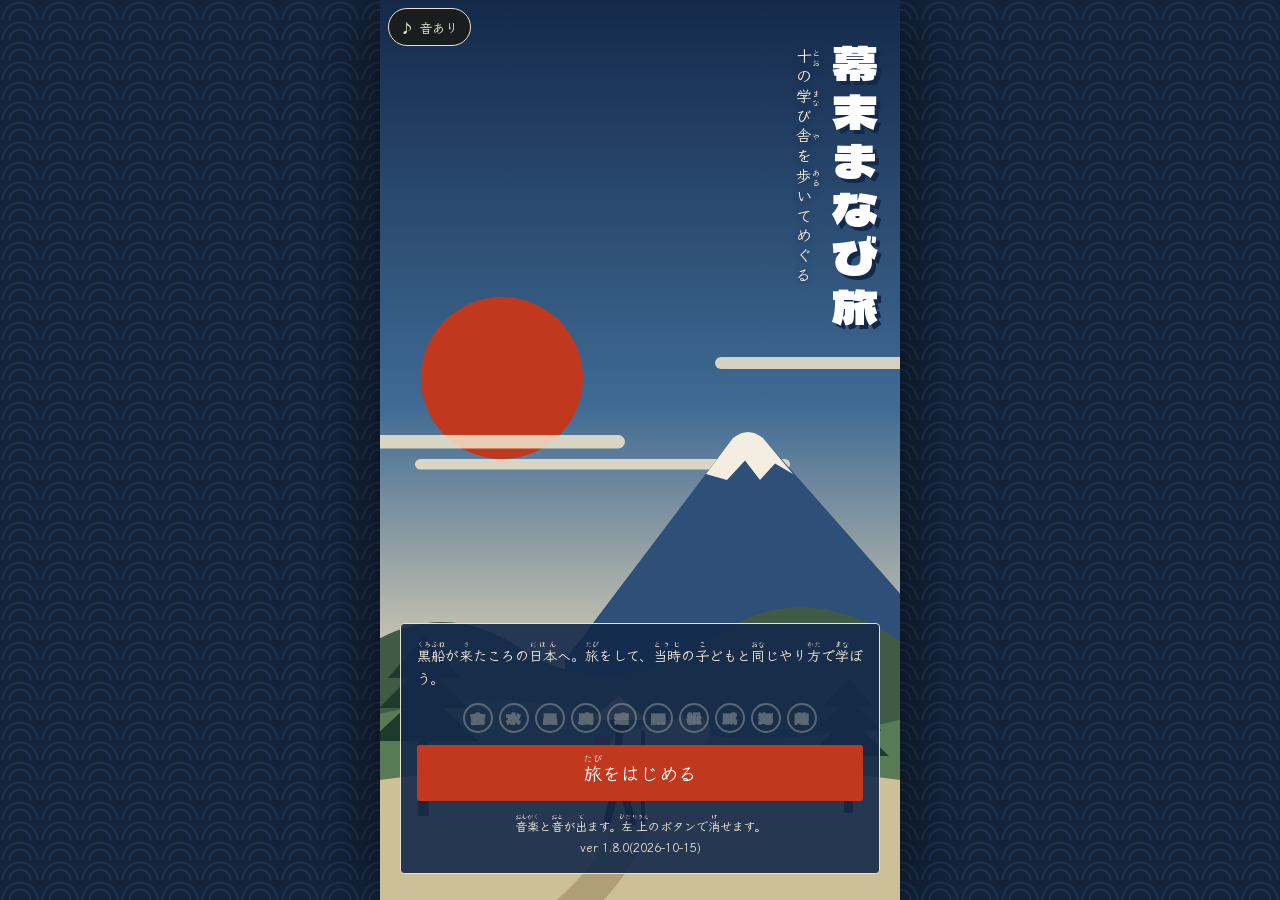
<file: bakumatsu-manabi-tabi/index.html>
<!doctype html>
<html lang="ja">
<head>
<meta charset="utf-8">
<meta name="viewport" content="width=device-width,initial-scale=1,viewport-fit=cover">
<meta name="description" content="幕末の十の学び舎を歩いてめぐり、当時の子どもと同じやり方で学ぶ、ブラウザで遊べる追体験アプリ。松下村塾・適塾・咸宜園・日新館ほか。">
<meta name="theme-color" content="#14294a">
<meta property="og:type" content="website">
<meta property="og:site_name" content="幕末まなび旅">
<meta property="og:title" content="幕末まなび旅｜十の学び舎を、歩いてめぐる">
<meta property="og:description" content="素読、解読、話しあい、算術。幕末の子どもや若者と同じやり方で学ぶ、ブラウザで遊べる追体験アプリ。">
<meta property="og:url" content="https://shunpedesu.github.io/bakumatsu-manabi-tabi/">
<meta property="og:image" content="https://shunpedesu.github.io/bakumatsu-manabi-tabi/ogp.png">
<meta property="og:image:width" content="1200">
<meta property="og:image:height" content="630">
<meta property="og:locale" content="ja_JP">
<meta name="twitter:card" content="summary_large_image">
<meta name="twitter:title" content="幕末まなび旅｜十の学び舎を、歩いてめぐる">
<meta name="twitter:description" content="素読、解読、話しあい、算術。幕末の子どもや若者と同じやり方で学ぶ、ブラウザで遊べる追体験アプリ。">
<meta name="twitter:image" content="https://shunpedesu.github.io/bakumatsu-manabi-tabi/ogp.png">
<link rel="canonical" href="https://shunpedesu.github.io/bakumatsu-manabi-tabi/">
<link rel="icon" href="data:image/svg+xml,%3Csvg xmlns='http://www.w3.org/2000/svg' viewBox='0 0 64 64'%3E%3Crect width='64' height='64' rx='10' fill='%2314294a'/%3E%3Ccircle cx='32' cy='32' r='20' fill='%23c0391f'/%3E%3Ctext x='32' y='42' font-size='26' text-anchor='middle' fill='%23fff' font-family='sans-serif' font-weight='700'%3E旅%3C/text%3E%3C/svg%3E">
<style>body{margin:0}img{max-width:100%}[hidden]{display:none!important}</style>
<title>幕末まなび旅</title>
<link rel="stylesheet" href="https://fonts.googleapis.com/css2?family=Dela+Gothic+One&family=Zen+Antique&family=Klee+One:wght@400;600&display=swap">
<style>
/* layout: 浮世絵の道中図 → 学び舎ごとに空気(光・床・色)が切り替わる一画面の舞台。単一テーマ(和紙)を意図して採用 */
:root{
  color-scheme:light;
  --washi:#e8e1cf; --washi-2:#d9d0b8; --sumi:#1c1a17; --usuzumi:#5d574c;
  --ai:#1f3a5c; --shu:#c0391f; --matsu:#3f5b46; --kaki:#8f5527;
  --bg:var(--washi); --fg:var(--sumi); --panel:#f1ecdd; --panel-fg:var(--sumi); --line:#b9ae93;
  --f-brush:"Dela Gothic One","Hiragino Kaku Gothic StdN","Yu Gothic",sans-serif;
  --f-book:"Zen Antique","Hiragino Mincho ProN","Yu Mincho",serif;
  --f-body:"Klee One","Hiragino Maru Gothic ProN","Yu Gothic",sans-serif;
}
body[data-s="nisshin"]{--bg:#cfd3d1;--fg:#1b1e22;--line:#9aa3a3}
body[data-s="teki"]{--bg:#12141a;--fg:#e9dfc6;--panel:#231f1a;--panel-fg:#efe4c8;--line:#4a4032}
body[data-s="shoka"]{--bg:#d6cf9f;--fg:#231d12;--panel:#f3ecd2;--line:#a89d6a}
*{box-sizing:border-box}
html,body{min-height:100%}
html{background:#14233a}
body{background:#14233a radial-gradient(circle at 50% 100%,transparent 9px,#1d3352 10px 11px,transparent 12px 16px,#1d3352 17px 18px,transparent 19px) 0 0/40px 20px;color:var(--fg);font-family:var(--f-body);font-weight:600;font-size:17px;line-height:1.9}
#app{max-width:520px;min-height:100dvh;margin:0 auto;padding-inline:16px;padding-block:20px 56px;display:flex;flex-direction:column;gap:20px;background:var(--bg);color:var(--fg);box-shadow:0 0 70px #000a;transition:background .6s,color .6s;overflow-x:clip}
ruby rt{font-size:.5em;letter-spacing:0;font-family:var(--f-body);font-weight:500}
h1,h2,h3{font-family:var(--f-brush);font-weight:400;margin:0;line-height:1.5;text-wrap:balance}
p{margin:0}
button{font:inherit;color:inherit;cursor:pointer}
:focus-visible{outline:3px solid var(--shu);outline-offset:3px}

/* 道中図 */
.sky{margin:-20px -16px 0;padding:36px 16px 44px;background:linear-gradient(#17304f 0,#2d5078 34%,#8fa9b5 70%,var(--washi) 100%);color:#f3ecd9;text-align:center;position:relative}
.sky h1{font-size:clamp(40px,11vw,64px);letter-spacing:.08em}
.sky p{font-size:15px;opacity:.95}
.sky .sun{position:absolute;right:9%;top:26px;width:46px;height:46px;border-radius:50%;background:var(--shu);opacity:.9}
.legend{display:flex;flex-wrap:wrap;gap:8px 16px;font-size:14px;align-items:center}
.chip{display:inline-block;font-size:12px;font-weight:700;padding:0 8px;line-height:1.8;border:1.5px solid currentColor;margin-right:6px;vertical-align:middle;white-space:nowrap}
.chip.f{color:var(--ai)} .chip.a{color:var(--kaki);border-style:dashed}
body[data-s="teki"] .chip.f{color:#9db9dc} body[data-s="teki"] .chip.a{color:#d9a56a}
.road{list-style:none;margin:0;padding:0 0 0 26px;border-left:3px dotted var(--usuzumi);display:flex;flex-direction:column;gap:14px}
.road li{position:relative}
.road li::before{content:"";position:absolute;left:-35px;top:22px;width:15px;height:15px;border-radius:50%;background:var(--washi);border:3px solid var(--sumi)}
.road li.done::before{background:var(--shu);border-color:var(--shu)}
.fuda{width:100%;text-align:left;display:grid;grid-template-columns:auto 1fr auto;gap:14px;align-items:center;padding:12px 16px;background:var(--panel);border:1.5px solid var(--sumi);border-radius:3px;box-shadow:3px 3px 0 var(--washi-2)}
.fuda .no{font-family:var(--f-brush);font-size:28px;color:var(--ai);width:1.3em;text-align:center}
.fuda .nm{font-family:var(--f-brush);font-size:24px;line-height:1.6}
.fuda .sub{font-size:13px;color:var(--usuzumi);line-height:1.5}
.fuda .go{font-size:13px;font-weight:700;background:var(--sumi);color:var(--washi);padding:2px 10px;border-radius:2px;white-space:nowrap}
.fuda[disabled]{opacity:.55;cursor:default;box-shadow:none;border-style:dashed}
.fuda[disabled] .go{background:none;color:var(--usuzumi)}
button.fuda:not([disabled]):hover{transform:translate(-1px,-1px);box-shadow:5px 5px 0 var(--washi-2)}
.seal{display:inline-grid;place-items:center;width:44px;height:44px;border-radius:50%;border:3px solid var(--shu);color:var(--shu);font-family:var(--f-brush);font-size:24px;transform:rotate(-8deg)}

/* 舞台 */
.scene{position:relative;height:200px;margin:-20px -16px 0;overflow:hidden}
.scene .name{position:absolute;right:20px;top:16px;writing-mode:vertical-rl;font-family:var(--f-brush);font-size:34px;letter-spacing:.12em;line-height:1.2;z-index:3}
.scene .where{position:absolute;left:16px;bottom:10px;font-size:13px;z-index:3;font-weight:700}
/* 日新館: 雪の朝・しっくい壁・板の間 */
.sc-nisshin{background:linear-gradient(#e6e8e4 0 62%,#6f5236 62% 64%,#8a6a47 64%)}
.sc-nisshin::after{content:"";position:absolute;inset:64% 0 0;background:repeating-linear-gradient(90deg,transparent 0 78px,#5e4429 78px 80px)}
.sc-nisshin .win{position:absolute;left:8%;top:18px;width:46%;max-width:260px;height:96px;border:5px solid #4a3622;background:#b9c6cf;overflow:hidden}
.sc-nisshin .win::before{content:"";position:absolute;inset:-100px 0 0;background-image:radial-gradient(#fff 1.6px,transparent 2px),radial-gradient(#fff 1.2px,transparent 1.6px);background-size:38px 46px,27px 33px;animation:snow 7s linear infinite}
.sc-nisshin .win::after{content:"";position:absolute;inset:0;background:repeating-linear-gradient(90deg,transparent 0 30px,#4a3622 30px 33px)}
@keyframes snow{to{transform:translateY(92px)}}
/* 適塾: 夜・行灯・格子 */
.sc-teki{background:#0d0f14;color:#e9dfc6}
.sc-teki::before{content:"";position:absolute;inset:0;background:radial-gradient(circle at 24% 62%,#e8a54a66 0,#b8601f33 22%,transparent 52%);animation:flick 2.6s ease-in-out infinite}
.sc-teki .lamp{position:absolute;left:calc(24% - 22px);top:78px;width:44px;height:64px;background:linear-gradient(#f6d89a,#e9a850);border:3px solid #2a1c10;box-shadow:0 0 40px #f2b25e}
.sc-teki .lamp::after{content:"";position:absolute;left:-9px;right:-9px;bottom:-16px;height:13px;background:#2a1c10}
.sc-teki .kou{position:absolute;right:92px;left:46%;top:20px;height:112px;background:repeating-linear-gradient(90deg,#2b2318 0 7px,#141a2a 7px 20px);border:4px solid #2b2318}
.sc-teki::after{content:"";position:absolute;inset:78% 0 0;background:repeating-linear-gradient(90deg,#3b3a22 0 3px,#33321d 3px 6px)}
@keyframes flick{0%,100%{opacity:1}43%{opacity:.82}50%{opacity:.95}71%{opacity:.76}}
/* 松下村塾: 昼下がり・障子・八畳 */
.sc-shoka{background:linear-gradient(#efe6c4 0 66%,#b9ac6a 66%)}
.sc-shoka .shoji{position:absolute;left:6%;top:14px;width:50%;max-width:280px;height:112px;background:#fbf6e2;border:5px solid #6b4a2a;background-image:linear-gradient(#6b4a2a 2px,transparent 2px),linear-gradient(90deg,#6b4a2a 2px,transparent 2px);background-size:100% 37px,46px 100%;box-shadow:0 0 50px #fff6c8}
.sc-shoka::before{content:"";position:absolute;inset:0;background:linear-gradient(112deg,transparent 30%,#fff8cf88 31% 46%,transparent 47%);z-index:1}
.sc-shoka::after{content:"";position:absolute;inset:66% 0 0;background:repeating-linear-gradient(90deg,transparent 0 118px,#5c5a2c 118px 121px)}

/* 追加七校の舞台 */
body[data-s="kodo"]{--bg:#eadfd6} body[data-s="shohei"]{--bg:#c6ccc4} body[data-s="fuku"]{--bg:#d3d6d2}
body[data-s="shizu"]{--bg:#d8d6bd} body[data-s="kangi"]{--bg:#cfd3c2} body[data-s="kaigun"]{--bg:#c2d5db} body[data-s="goju"]{--bg:#dcd2c0}
.scene .name{white-space:nowrap;right:14px;top:14px;padding:9px 5px 7px;background:#f3ecd9;color:#1b1712;border:1.5px solid #1b1712;box-shadow:3px 3px 0 #1b171255;letter-spacing:.08em;line-height:1.25}
.scene .where{left:12px;bottom:10px;padding:1px 9px;background:#f3ecd9;color:#1b1712;border:1.5px solid #1b1712}
.scn{position:absolute;inset:0;width:100%;height:100%;display:block}.scene.pic::before,.scene.pic::after{display:none}.scene.pic{height:auto;aspect-ratio:390/200}
.scn .yuki{animation:snow2 6s linear infinite}@keyframes snow2{to{transform:translateY(60px)}}.scn .akari{animation:flick 2.6s ease-in-out infinite}
.sc-goju.pic .where{}
.scn .fune{animation:bob 4s ease-in-out infinite;transform-box:fill-box;transform-origin:center}
@media (prefers-reduced-motion:reduce){.scn .fune,.scn .yuki,.scn .akari,.sc-nisshin .win::before,.sc-teki::before{animation:none}}
.roof{position:absolute;left:6%;bottom:28%;width:54%;max-width:300px;height:100px;clip-path:polygon(8% 0,92% 0,100% 40%,95% 40%,95% 100%,5% 100%,5% 40%,0 40%)}
.sc-kodo{background:linear-gradient(#f6e9e6 0 72%,#cdc3a8 72%)}
.sc-kodo .roof{background:linear-gradient(#2c2c2c 0 40%,#f5f2e9 40%)}
.sc-kodo .ume{position:absolute;right:70px;top:0;width:44%;height:120px;background-image:radial-gradient(#cf3f6b 3.5px,transparent 4.5px),radial-gradient(#fff 3px,transparent 4px),linear-gradient(160deg,transparent 48%,#3a2a22 48% 51%,transparent 51%);background-size:44px 36px,58px 50px,100% 100%}
.sc-shohei{background:linear-gradient(#b7c3c8 0 72%,#8b8878 72%)}
.sc-shohei .roof{background:linear-gradient(#4b7a66 0 40%,#191919 40%)}
.sc-fuku{background:linear-gradient(#d3dde0 0 58%,#5f8496 58% 72%,#b5a787 72%)}
.sc-fuku .roof{background:linear-gradient(#3b3b3b 0 40%,#ece5d3 40%)}
.sc-shizu{background:linear-gradient(#e2e8d8 0 26%,#58774c 26% 72%,#b9ae8c 72%)}
.sc-shizu .roof{background:linear-gradient(#a8522c 0 46%,#eadcc3 46%)}
.sc-kangi{background:linear-gradient(#e9ece2 0 40%,#a9b8a4 40% 72%,#b3a985 72%)}
.sc-kangi .roof{background:linear-gradient(#8b7a48 0 52%,#e7ddc3 52%);clip-path:polygon(20% 0,80% 0,100% 52%,94% 52%,94% 100%,6% 100%,6% 52%,0 52%)}
.sc-kaigun{background:linear-gradient(#d4e3e8 0 58%,#2e5f7b 58%)}
.sc-kaigun .ship{position:absolute;left:12%;bottom:32%;width:48%;max-width:270px;height:112px;animation:bob 4s ease-in-out infinite;background:linear-gradient(90deg,transparent 22%,#1c1a17 22% 24%,transparent 24% 49%,#1c1a17 49% 51%,transparent 51% 76%,#1c1a17 76% 78%,transparent 78%) top/100% 82px no-repeat}
.sc-kaigun .ship::after{content:"";position:absolute;left:0;right:0;bottom:0;height:30px;background:#1c1a17;clip-path:polygon(0 0,100% 0,90% 100%,8% 100%)}
@keyframes bob{50%{transform:translateY(5px) rotate(-1deg)}}
.sc-goju{background:linear-gradient(#efe3d2 0 60%,#3d6a82 60% 74%,#b8ac8c 74%)}
.sc-goju .yama{position:absolute;left:4%;bottom:38%;width:62%;max-width:340px;height:92px;background:#4b5563;clip-path:polygon(0 100%,24% 34%,36% 22%,44% 30%,56% 8%,66% 14%,100% 100%)}
.sc-goju .kemuri{position:absolute;left:32%;top:8px;width:70px;height:44px;border-radius:50%;background:#9a9591;opacity:.75;filter:blur(5px)}
.mato{position:relative;height:44px;background:var(--bg);border:1.5px solid var(--fg)}
.mato::before{content:"";position:absolute;left:calc(50% - var(--z,18%)/2);width:var(--z,18%);top:0;bottom:0;background:var(--shu);opacity:.8}
.mato .ya{position:absolute;top:5px;width:6px;height:32px;background:var(--fg);animation:ya 1.2s linear infinite alternate!important}
@keyframes ya{from{left:0}to{left:calc(100% - 6px)}}
.yuka{height:96px;background:#3a1c13;position:relative;overflow:hidden;border:1.5px solid var(--line)}
.yuka i{position:absolute;inset:0;background:linear-gradient(100deg,transparent 22%,#fff9 40%,#ffe9b0aa 48%,transparent 66%);opacity:0;transition:opacity .4s}
.datsu{display:grid;gap:10px}
.datsu button{text-align:left;padding:10px 14px;background:var(--bg);border:1.5px solid var(--fg);border-radius:3px;color:var(--fg)}
.datsu button[disabled]{text-decoration:line-through;opacity:.45}
.kyu{font-family:var(--f-brush);font-size:20px}
.kyu b{color:var(--shu);font-weight:400;font-size:1.3em}
.eng{font-family:Georgia,"Times New Roman",serif;font-size:34px;line-height:1.3}
.panel{background:var(--panel);color:var(--panel-fg);border:1.5px solid var(--line);padding:20px 18px;display:flex;flex-direction:column;gap:14px;border-radius:3px}
.panel h2{font-size:26px}
.note{font-size:14px;line-height:1.75;border-top:1px dashed var(--line);padding-top:10px}
.tate{writing-mode:vertical-rl;font-family:var(--f-book);font-weight:700;font-size:clamp(21px,5.6vw,27px);line-height:2.3;letter-spacing:.08em;height:15em;max-width:100%;overflow-x:auto;margin-inline:auto;padding:8px 4px}
.tate span{transition:color .3s,opacity .3s;opacity:.28}
.tate span.on{opacity:1}
.tate span.now{color:var(--shu)}
.tate.all span{opacity:1}
.btn{background:var(--sumi);color:var(--washi);border:0;padding:10px 22px;border-radius:3px;font-weight:700;font-size:17px;align-self:flex-start}
body[data-s="teki"] .btn{background:#e9dfc6;color:#12141a}
.btn.sub{background:none;color:inherit;border:1.5px solid currentColor}
body[data-s="teki"] .btn.sub{background:none;color:inherit}
.btn[disabled]{opacity:.35;cursor:default}
.row{display:flex;flex-wrap:wrap;gap:10px;align-items:center}
.nav{display:flex;justify-content:space-between;align-items:center;gap:12px;flex-wrap:wrap}
.dots{display:flex;gap:7px}
.dots i{width:10px;height:10px;border-radius:50%;border:1.5px solid currentColor;opacity:.6}
.dots i.on{background:currentColor;opacity:1}
.ans{min-height:58px;border-bottom:2px solid var(--line);display:flex;flex-wrap:wrap;gap:6px;align-items:flex-end;padding-bottom:6px;font-family:var(--f-book);font-weight:700;font-size:20px}
.tiles{display:flex;flex-wrap:wrap;gap:10px}
.tile{font-family:var(--f-book);font-weight:700;font-size:20px;line-height:2;padding:4px 14px;background:var(--bg);color:var(--fg);border:1.5px solid var(--fg);border-radius:3px}
.tile.used{visibility:hidden}
.tile.ng{animation:shake .3s}
@keyframes shake{25%{transform:translateX(-5px)}75%{transform:translateX(5px)}}
.okite{font-family:var(--f-book);font-weight:700;font-size:clamp(18px,4.8vw,22px);line-height:2.2;margin:0;padding:0;list-style:none;min-height:9em}
.okite li{animation:rise .5s}
.okite .last{font-family:var(--f-brush);font-size:1.25em;color:var(--shu);margin-top:6px}
@keyframes rise{from{opacity:0;transform:translateY(8px)}}
.nl{display:flex;flex-wrap:wrap;gap:10px;font-family:Georgia,"Times New Roman",serif;font-size:24px}
.nl button{background:none;border:0;border-bottom:2px dotted currentColor;padding:2px 4px;display:flex;flex-direction:column;align-items:center;line-height:1.4}
.nl small{font-family:var(--f-body);font-size:12px;min-height:1.6em;color:#e0b070}
.wait{height:8px;background:var(--line);overflow:hidden}
.wait b{display:block;height:100%;width:0;background:#e8a54a}
.marks{font-size:30px;letter-spacing:.3em;font-family:var(--f-book)}
.usu{display:grid;place-items:center;gap:8px}
.kine{width:26px;height:110px;background:#7a5633;border-radius:6px 6px 12px 12px;transform-origin:50% 0;transition:transform .12s}
.kine.hit{transform:translateY(26px)}
.mortar{width:130px;height:54px;background:#5a4630;border-radius:8px 8px 40px 40px;border-top:10px solid #efe9d6}
.plan{width:150px;max-width:100%}
.plan rect{fill:#c9c07a;stroke:#4f4a22;stroke-width:2}
.choice{display:grid;gap:10px}
.choice button{text-align:left;padding:10px 14px;background:var(--bg);border:1.5px solid var(--fg);border-radius:3px;color:var(--fg)}
.choice button.sel{background:var(--fg);color:var(--bg)}
textarea{font:inherit;width:100%;min-height:92px;padding:10px;background:#fffdf3;color:#1c1a17;border:1.5px solid var(--line);border-radius:3px;resize:vertical}
.voices{display:grid;gap:8px;font-size:15px}
.voices p{border-left:4px solid var(--matsu);padding-left:10px}
.tegata{align-self:center;width:min(100%,380px);background:linear-gradient(90deg,#b98a54,#c99b63 40%,#b58449);color:#231708;border-radius:46px 46px 6px 6px;padding:34px 22px 24px;text-align:center;display:flex;flex-direction:column;gap:14px;box-shadow:0 4px 0 #6f4d27;position:relative}
.tegata::before{content:"";position:absolute;top:12px;left:50%;width:12px;height:12px;margin-left:-6px;border-radius:50%;background:var(--washi)}
.tegata h2{font-size:34px;letter-spacing:.2em}
.stamps{display:grid;grid-template-columns:repeat(5,1fr);gap:8px;justify-items:center}
.stamps .seal{width:46px;height:46px}
.stamps .none{border:2px dashed #7a5a34;color:transparent;transform:none}
.shi{font-family:var(--f-brush);font-size:20px;line-height:1.7;overflow-wrap:anywhere}
.big{font-family:var(--f-brush);font-size:30px;text-align:center}
.cv{width:100%;height:250px;display:block;border:1.5px solid var(--sumi);background:#efe6d0}
#go{touch-action:none;user-select:none;-webkit-user-select:none}
.nfuda{border:2px solid var(--panel-fg);padding:10px 14px;font-size:15px;line-height:1.8;background:var(--bg);color:var(--fg)}
.nfuda b.t{font-family:var(--f-brush);font-weight:400;font-size:20px;margin-right:8px}
.ima{color:var(--shu);font-weight:700;white-space:nowrap}
input[type=text]{font:inherit;width:100%;max-width:280px;padding:8px 10px;background:#fffdf3;color:#1c1a17;border:1.5px solid var(--line);border-radius:3px}
.choice small{display:block;font-size:13px;line-height:1.6;opacity:.85}
.ages{display:flex;flex-wrap:wrap;gap:8px}
.ages button{padding:4px 14px;background:var(--bg);border:1.5px solid var(--fg);border-radius:3px;color:var(--fg)}
.ages button.sel{background:var(--fg);color:var(--bg)}
.menjo{align-self:center;width:min(100%,460px);background:#f6f1e1;border:6px double var(--sumi);padding:24px 20px;text-align:center;display:flex;flex-direction:column;gap:10px}
.menjo h2{font-size:38px;letter-spacing:.25em}
details{font-size:14px;line-height:1.8}
details summary{cursor:pointer;font-weight:700}
/* 第四版: 書体・スマホ主体・扉絵・人物・音 */
h1,h2,.fuda .nm,.fuda .no,.big,.kyu,.seal,.shi,.okite .last{letter-spacing:.02em}
.tate,.tile,.ans,.okite,.marks{font-weight:400}
.panel h2{font-size:23px}.fuda .nm{font-size:20px}.fuda .no{font-size:24px}.big{font-size:26px}.kyu{font-size:17px}.shi{font-size:18px}
.btn{min-height:48px}.choice button,.datsu button,.tile{min-height:46px}
.nav{position:sticky;bottom:0;z-index:5;background:var(--bg);margin-inline:-16px;padding:10px 16px calc(10px + env(safe-area-inset-bottom,0px));border-top:1.5px solid var(--line)}
#back{align-self:flex-end}
#snd{position:fixed;z-index:20;top:calc(8px + env(safe-area-inset-top,0px));left:max(8px,calc(50% - 252px));min-height:38px;padding:0 12px;border:1.5px solid #e8e1cf;border-radius:19px;background:#1c1a17d9;color:#e8e1cf;font:600 13px var(--f-body)}
.art{position:absolute;inset:0;width:100%;height:100%}
.title{position:relative;margin:-20px -16px -56px;min-height:max(620px,100dvh);overflow:hidden;display:flex;flex-direction:column;justify-content:flex-end;padding:24px 20px calc(26px + env(safe-area-inset-bottom,0px));color:#f3ecd9}
.title h1{position:absolute;right:20px;top:40px;writing-mode:vertical-rl;font-size:clamp(34px,10vw,46px);letter-spacing:.06em;line-height:1.12;color:#fff;text-shadow:4px 4px 0 #14294a;animation:rise 1s both}
.title .lead{position:absolute;right:calc(34px + clamp(34px,10vw,46px));top:48px;writing-mode:vertical-rl;font-size:16px;letter-spacing:.24em;text-shadow:0 1px 6px #14294a;animation:rise 1s .4s both}
.tbox{position:relative;z-index:2;display:flex;flex-direction:column;gap:12px;background:#14294ae6;border:1.5px solid #e8e1cf;padding:16px;border-radius:4px;animation:rise .8s .7s both}
.tbox p{font-size:14px;line-height:1.7}
.tbox .btn{align-self:stretch;font-size:19px;background:var(--shu);color:#fff}
.tbox .btn.sub{background:none;color:#f3ecd9;font-size:16px}
.tseals{display:flex;flex-wrap:wrap;gap:6px;justify-content:center}
.tseals .seal{width:30px;height:30px;font-size:15px;border-width:2px;opacity:.3;color:#f3ecd9;border-color:#f3ecd9;transform:none}
.tseals .seal.got{opacity:1;color:#ff8a70;border-color:#ff8a70}
.petal{position:absolute;top:-20px;width:11px;height:8px;background:#f4bcc6;border-radius:80% 10% 80% 10%;animation:fall linear infinite;z-index:1}
@keyframes fall{to{transform:translate(-70px,110vh) rotate(540deg)}}
.banner{position:relative;margin:-20px -16px 0;height:150px;overflow:hidden}
.banner h1{position:absolute;right:18px;bottom:10px;color:#fff;font-size:34px;text-shadow:3px 3px 0 #14294a}
.chara{display:grid;grid-template-columns:84px 1fr;gap:12px;align-items:start}
.chara>div{min-width:0}
.chara svg{width:84px;height:84px;display:block}
.chara b{font-family:var(--f-brush);font-weight:400;font-size:17px;line-height:1.6;display:block}
.chara small{display:block;font-size:13px;line-height:1.5;opacity:.85}
.fuki{background:var(--bg);color:var(--fg);border:1.5px solid currentColor;border-radius:4px 14px 14px 14px;padding:8px 12px;margin-top:6px;font-size:16px;line-height:1.75}
.met{display:grid;grid-template-columns:repeat(auto-fill,minmax(76px,1fr));gap:10px;text-align:center;font-size:12px;line-height:1.4;width:100%}
.met svg{width:62px;height:62px;margin:0 auto;display:block}
.met .q{opacity:.25}
.op{position:relative;margin:-20px -16px -56px;min-height:max(620px,100dvh);overflow:hidden;display:flex;flex-direction:column;justify-content:space-between;gap:18px;padding:64px 22px calc(22px + env(safe-area-inset-bottom,0px));background:linear-gradient(#0f1d33,#1f3a5c 70%,#2d4f78);color:#f3ecd9}
.op svg.ship{width:100%;height:auto;display:block;border:1.5px solid #f3ecd955}
.optx{display:flex;flex-direction:column;gap:14px;font-size:19px;line-height:2.1}
.optx p{animation:rise 1s both}
.optx p.big{color:#fff;font-size:30px;text-align:left}
.opnav{display:flex;align-items:center;justify-content:space-between;gap:10px}
.opnav span{font-size:13px;opacity:.7}
.opnav .btn{background:var(--shu);color:#fff}
.opnav .btn.sub{background:none;color:#f3ecd9}
.goalist{list-style:none;margin:0;padding:0;display:grid;gap:8px;font-size:16px;line-height:1.7}
.goalist li{display:grid;grid-template-columns:1fr auto;gap:10px;align-items:baseline;border-bottom:1px dashed currentColor;padding-bottom:6px}
.goalist b{font-family:var(--f-brush);font-weight:400;white-space:nowrap}
.goalist li.ok b{color:var(--shu)}
.op .goalist li.ok b{color:#ff8a70}
.goal{border-top:5px solid var(--shu)}
.dy{border-top:1px dashed var(--line);padding-top:8px;margin-top:8px;display:flex;flex-direction:column;gap:6px}
.dy>b{font-family:var(--f-brush);font-weight:400;font-size:16px}
.gbs{display:flex;flex-wrap:wrap;gap:6px}.gbs button{min-width:46px;min-height:46px;padding:4px 6px;display:flex;flex-direction:column;align-items:center;justify-content:center;font-family:var(--f-brush);font-size:19px;line-height:1.1;background:var(--bg);color:var(--fg);border:1.5px solid var(--fg);border-radius:3px}.gbs button.sel{background:var(--fg);color:var(--bg)}.gbs small{font-family:var(--f-body);font-size:10px;font-weight:600}
.gbh{font-size:13px;font-weight:600;line-height:1.7}.gbt{font-family:var(--f-book);font-weight:400;font-size:19px;line-height:2.1}.gbt.eng{font-family:Georgia,"Times New Roman",serif;font-size:34px;line-height:1.3}.gbt span{font-family:var(--f-body);font-weight:600;font-size:13px}.gbo,.shoko i,.gbt i{font-style:normal;font-size:13px;letter-spacing:.18em;opacity:.7}
.choice button.ng{animation:shake .3s}
.gnc{font-family:var(--f-brush);font-size:20px;letter-spacing:.2em}.gnc span{display:inline-block;width:1.3em;text-align:center;opacity:.35}.gnc span.on{opacity:1;color:var(--shu)}
.gn h3{font-family:var(--f-brush);font-weight:400;font-size:22px}.gn.ok{opacity:.92}.gn .seal.sm{display:inline-grid;width:30px;height:30px;font-size:16px;vertical-align:middle}
.gnmi{font-weight:700;border-left:4px solid var(--shu);padding-left:10px}.gnt{font-size:14px;line-height:1.8;background:var(--bg);padding:8px 10px;border:1.5px dashed var(--line)}.gnx{font-size:14px;line-height:1.8}
.dok{font-size:14px;line-height:1.8;opacity:.85}
.shoko p{font-family:var(--f-book);font-weight:400;font-size:16px;line-height:2;border-bottom:1px dashed var(--line);padding:6px 0}
.shoko span{font-family:var(--f-body);font-weight:600;font-size:13px}
.shoko small{font-family:var(--f-body);font-size:12px;opacity:.8}
.shoko b{font-family:var(--f-brush);font-weight:400;color:var(--shu);margin-right:4px}
details.more>summary{display:inline-block;list-style:none;cursor:pointer;font-size:13px;font-weight:600;line-height:1.6;padding:4px 12px;border:1.5px solid currentColor;border-radius:14px;opacity:.8}
details.more>summary::-webkit-details-marker{display:none}
details.more[open]>summary{margin-bottom:8px}
details.more .note{border-top:0;padding-top:0}
.nfuda details.more{margin-top:6px}.nfuda details.more p{font-size:14px;line-height:1.8}
.tile.hint{outline:4px solid var(--shu);outline-offset:2px}
.mihon{font-family:var(--f-book);font-weight:400;font-size:15px;line-height:2.1;border:1.5px dashed var(--line);padding:6px 10px}
.inbox{border:2px solid var(--shu)}.inbox p{font-size:15px;line-height:1.8}
.itm{display:inline-grid;place-items:center;width:30px;height:30px;margin-right:8px;background:var(--sumi);color:var(--washi);font-family:var(--f-brush);font-weight:400;font-size:16px;border-radius:3px;vertical-align:middle}
.items{display:grid;gap:6px;font-size:14px;line-height:1.7}
.items details{border-bottom:1px dashed var(--line);padding-bottom:4px}
.items summary{list-style:none;font-weight:600}
.items .q{display:inline-block;opacity:.3}
.items{grid-template-columns:1fr}
.jobs{display:grid;gap:10px}
.srcb{border-top:1.5px solid var(--line);padding-top:10px;font-size:14px;line-height:1.75}
.srcb ul{margin:2px 0 8px;padding-left:1.3em}
.srcb .lk{font-size:13px;overflow-wrap:anywhere}
.srcb a{color:var(--ai)}
img.pt{border-radius:50%;border:2px solid #1c1a17;display:block;object-fit:cover}
.chara img.pt{width:84px;height:84px}
.met img.pt{width:62px;height:62px;margin:0 auto}
#tabs{position:fixed;z-index:15;bottom:0;left:50%;transform:translateX(-50%);width:min(100%,520px);display:grid;grid-template-columns:1fr 1fr;background:#1c1a17;padding-bottom:env(safe-area-inset-bottom,0px)}
#tabs button{min-height:54px;background:none;border:0;border-top:4px solid transparent;color:#cfc7b3;font:600 15px var(--f-body)}
#tabs button.on{border-top-color:var(--shu);color:#fff;background:#2e2a24}
body.tabbed #app{padding-bottom:calc(86px + env(safe-area-inset-bottom,0px))}
body.tabbed .nav{bottom:calc(54px + env(safe-area-inset-bottom,0px))}
.evt{border:2px solid var(--shu);padding:12px;display:flex;flex-direction:column;gap:10px;animation:rise .6s}
.evt b.t{font-family:var(--f-brush);font-weight:400;color:var(--shu);font-size:17px}
.cal{display:grid;grid-template-columns:repeat(14,1fr);gap:4px}
.cal i{aspect-ratio:1;border:1.5px solid var(--line);border-radius:50%}
.cal i.on{background:var(--shu);border-color:var(--shu)}
.panel h3{font-size:18px;margin-top:6px}
.rec{list-style:none;margin:0;padding:0;display:grid;gap:0}
.rec li{display:grid;grid-template-columns:1fr auto;gap:2px 10px;padding:8px 0;border-top:1px dashed var(--line);font-size:15px;line-height:1.7}
.rec small{grid-column:1/-1;font-size:13px;opacity:.85}
@media (prefers-reduced-motion:reduce){*{animation:none!important;transition:none!important}}
</style>
</head>
<body>


<button id="snd" type="button" aria-pressed="true">♪ 音あり</button>
<div id="app"></div>
<nav id="tabs" hidden aria-label="画面の切りかえ"><button type="button" data-v="map">道中図</button><button type="button" data-v="pass">マイページ</button></nav>

<script>
const R=s=>s.replace(/([一-鿿々ヶ]+)\{([^}]+)\}/g,'<ruby>$1<rt>$2</rt></ruby>');
const F=t=>`<span class="chip f">${R('史実{しじつ}')}</span>${R(t)}`;
const A=t=>`<span class="chip a">${R('アプリの工夫{くふう}')}</span>${R(t)}`;
const app=document.getElementById('app');
/* バージョン情報: 更新のたびに先頭へ足す */
const HIST=[['1.8.0','2026-10-15','「現地の巻」を追加。日田の咸宜園跡で見る六つの場所を、問いと親子の話題つきで案内する。'],['1.7.0','2026-10-12','のこり四つの学び舎(日新館、適塾、松下村塾、郷中教育)の絵も、資料にあわせて描きなおした。'],['1.6.1','2026-10-12','広い画面で学び舎の絵の上が切れるのを直した。'],['1.6.0','2026-10-12','六つの学び舎の絵を、資料で確かめた建物のかたちに描きなおした。学び舎の名前を看板に。'],['1.5.1','2026-10-12','閑谷学校の床みがきを、公式サイトの記述にあわせて「史実」に。'],['1.5.0','2026-10-12','学び舎ごとの読本を追加(十の学び舎で全158)。修めた学び舎をえらんで、一日にひとつ読み進める。'],['1.4.0','2026-10-12','毎日ひとつ新しい文に進む「読本」を追加(全64の文)。おさらいと算術一問、読んだ文を見かえす書庫も。学び舎で読む文も増えた。'],
 ['1.3.0','2026-10-12','むずかしさを三段階でえらべるように。説明文を「くわしく知る」にたたんで文章を減らした。バージョン情報を追加。'],
 ['1.2.0','2026-10-10','レベル、門の解放、時代の仕事、品あつめを追加。シェア用の画像を設定。'],
 ['1.1.0','2026-10-10','史実を原典と照らし合わせ、裏づけのない説明を削除。出典ページ、オープニング、旅の目あて、旅のむすびを追加。音楽を自作曲に。'],
 ['1.0.0','2026-10-09','公開。十の学び舎、歩く旅、主人公づくり、マイページ、出会う人。']];
const VER=HIST[0][0],VERDATE=HIST[0][1];
let S={view:'title',school:null,step:0,done:{},shi:'',notes:{},marks:[]};
S.gb={};S.gbDone='';S.me=null;S.at='edo';S.met={};S.vis={};S.days={};S.ev={};S.items={};S.jobs={};S.inbox=[];
try{const d=JSON.parse(localStorage.getItem('manabitabi')||'{}');S.done=d.done||{};S.shi=d.shi||'';S.me=d.me||null;S.at=d.at||'edo';S.met=d.met||{};S.vis=d.vis||{};S.days=d.days||{};S.ev=d.ev||{};S.dailyDone=d.dd||'';S.opSeen=d.op||0;S.endSeen=d.ed||0;S.diff=d.df||'n';S.read=d.rd||0;S.revDone=d.rv||'';S.calcDone=d.cq||'';S.gn=d.gn||{};S.gb=d.gb||{};S.gbDone=d.gd||'';S.items=d.it||{};S.jobs=d.jb||{};S.inbox=d.ib||[];Object.keys(S.done).forEach(k=>{if(!S.vis[k])S.vis[k]=1})}catch(e){}
const save=()=>{try{localStorage.setItem('manabitabi',JSON.stringify({done:S.done,shi:S.shi,me:S.me,at:S.at,met:S.met,vis:S.vis,days:S.days,ev:S.ev,dd:S.dailyDone,op:S.opSeen,ed:S.endSeen,it:S.items,jb:S.jobs,ib:S.inbox,df:S.diff,rd:S.read,rv:S.revDone,cq:S.calcDone,gb:S.gb,gd:S.gbDone,gn:S.gn}))}catch(e){}};
const UM={b:'武士{ぶし}の子{こ}',c:'商人{しょうにん}の子{こ}',n:'農家{のうか}の子{こ}',i:'医者{いしゃ}の子{こ}'};
const UMD={b:'藩{はん}の学校{がっこう}に通{かよ}える家{いえ}。父{ちち}は刀{かたな}を二本{にほん}さしている。',c:'町{まち}の寺子屋{てらこや}で、読{よ}み書{か}きとそろばんを習{なら}った。',n:'村{むら}の寺子屋{てらこや}で学{まな}び、家{いえ}の田畑{たはた}も手{て}つだっている。',i:'家{いえ}には薬{くすり}と本{ほん}がある。蘭学{らんがく}にあこがれている。'};
const AGE={10:'十歳{じっさい}',11:'十一歳{じゅういっさい}',12:'十二歳{じゅうにさい}',13:'十三歳{じゅうさんさい}',14:'十四歳{じゅうよんさい}',15:'十五歳{じゅうごさい}'};
const meLine=()=>`${esc(S.me.name)} ・ ${R(UM[S.me.um])} ・ ${R(AGE[S.me.age])}`;
/* だれが学べたか(史実) o: all=身分を問わない / b=武士だけ / most=多くは武士 */
const ADM={nisshin:{w:'会津藩{あいづはん}の上級{じょうきゅう}の武士{ぶし}の子{こ}。十歳{じっさい}で入学{にゅうがく}',o:'b'},kodo:{w:'水戸藩{みとはん}の武士{ぶし}とその子{こ}',o:'b'},shohei:{w:'幕府{ばくふ}の家来{けらい}とその子{こ}。講義{こうぎ}を聞{き}くだけなら、ほかの人{ひと}にもゆるされた',o:'most'},fuku:{w:'はじめは藩{はん}の武士{ぶし}の若者{わかもの}が中心{ちゅうしん}',o:'most'},teki:{w:'全国{ぜんこく}から集{あつ}まった若者{わかもの}',o:'open'},shizu:{w:'武士{ぶし}でない家{いえ}の子{こ}も学{まな}べた',o:'all'},shoka:{w:'武士{ぶし}の子{こ}も、そうでない家{いえ}の子{こ}も',o:'all'},kangi:{w:'年{とし}も身分{みぶん}も問{と}わない',o:'all'},kaigun:{w:'幕府{ばくふ}や藩{はん}からえらばれた武士{ぶし}の若者{わかもの}',o:'b'},goju:{w:'薩摩藩{さつまはん}の武士{ぶし}の男{おとこ}の子{こ}。六歳{ろくさい}から',o:'b'}};
const ERA={nisshin:'一八六〇年{ねん}ごろ',kodo:'一八四〇年代{ねんだい}',shohei:'一八五〇年代{ねんだい}',fuku:'一八六〇年代{ねんだい}',teki:'一八五〇年代{ねんだい}',shizu:'一八四〇年代{ねんだい}',shoka:'一八五七年{ねん}ごろ',kangi:'一八四〇年代{ねんだい}',kaigun:'一八五〇年代{ねんだい}のおわり',goju:'一八四〇年代{ねんだい}'};
function nyumon(){const a=ADM[S.school],b=S.me.um==='b';
  const v=a.o==='open'?F('全国{ぜんこく}から入門者{にゅうもんしゃ}が集{あつ}まりました。')+A('きみも塾生{じゅくせい}としてむかえます。'):a.o==='all'?F('きみの生{う}まれでも、ほんとうに入門{にゅうもん}できました。'):a.o==='most'?F('塾生{じゅくせい}の多{おお}くは武士{ぶし}の若者{わかもの}でした。')+A('きみも塾生{じゅくせい}としてむかえます。'):b?A('きみを、ここの武士{ぶし}の子{こ}としてむかえます。'):F('きみの生{う}まれでは、ほんとうは入門{にゅうもん}できませんでした。')+A('今日{きょう}は特別{とくべつ}に門{もん}をあけてもらいます。');
  return `<div class="nfuda"><b class="t">${R('入門札{にゅうもんふだ}')}</b>${meLine()}<br>${R(ERA[S.school])}<details class="more"><summary>${R('この門{もん}に入{はい}れた人{ひと}')}</summary><p>${A('学{まな}び舎{や}ごとに、出会{であ}う人{ひと}がいた時代{じだい}へ旅{たび}します。')}<br>${F('ここで学{まな}べた人{ひと}:'+a.w)}<br>${v}</p></details></div>`}
const esc=s=>s.replace(/[&<>"]/g,c=>({'&':'&amp;','<':'&lt;','>':'&gt;','"':'&quot;'}[c]));

/* ---------- 音: 音楽と効果音(すべてその場で合成) ---------- */
const AU={on:true,ctx:null,mood:null,timer:null,step:0,next:0};
try{AU.on=localStorage.getItem('manabitabi_snd')!=='off'}catch(e){}
function ac(){if(!AU.ctx){const C=window.AudioContext||window.webkitAudioContext;AU.ctx=new C();AU.bgm=AU.ctx.createGain();AU.bgm.gain.value=.13;AU.bgm.connect(AU.ctx.destination);AU.sfx=AU.ctx.createGain();AU.sfx.gain.value=.55;AU.sfx.connect(AU.ctx.destination)}
  if(AU.ctx.state==='suspended')AU.ctx.resume();return AU.ctx}
function env(g,t,v,d,a=.006){g.gain.setValueAtTime(.0001,t);g.gain.exponentialRampToValueAtTime(v,t+a);g.gain.exponentialRampToValueAtTime(.0001,t+d)}
function pluck(f,t,d,v,out){const c=AU.ctx,g=c.createGain();env(g,t,v,d);g.connect(out);[['triangle',1,1],['sine',2,.35],['sine',3.01,.12]].forEach(([w,m,k])=>{const o=c.createOscillator(),h=c.createGain();o.type=w;o.frequency.value=f*m;h.gain.value=k;o.connect(h).connect(g);o.start(t);o.stop(t+d+.05)})}
function flute(f,t,d,v,out){const c=AU.ctx,o=c.createOscillator(),g=c.createGain(),l=c.createOscillator(),lg=c.createGain();o.type='sine';o.frequency.value=f;l.frequency.value=5;lg.gain.value=f*.012;l.connect(lg).connect(o.frequency);
  g.gain.setValueAtTime(.0001,t);g.gain.linearRampToValueAtTime(v,t+.12);g.gain.setValueAtTime(v,t+d*.7);g.gain.linearRampToValueAtTime(.0001,t+d);o.connect(g).connect(out);o.start(t);l.start(t);o.stop(t+d+.05);l.stop(t+d+.05)}
function drum(t,v,out,f=120){const c=AU.ctx,o=c.createOscillator(),g=c.createGain();o.frequency.setValueAtTime(f,t);o.frequency.exponentialRampToValueAtTime(42,t+.2);env(g,t,v,.3,.004);o.connect(g).connect(out);o.start(t);o.stop(t+.35)}
function hiss(t,d,v,out,fq=1800){const c=AU.ctx,n=c.createBufferSource(),b=c.createBuffer(1,c.sampleRate*d,c.sampleRate),a=b.getChannelData(0);for(let i=0;i<a.length;i++)a[i]=Math.random()*2-1;n.buffer=b;const f=c.createBiquadFilter();f.type='bandpass';f.frequency.value=fq;const g=c.createGain();env(g,t,v,d,.004);n.connect(f).connect(g).connect(out);n.start(t)}
function tok(f=520,d=.09){if(!AU.on)return;try{const c=ac();pluck(f,c.currentTime,Math.max(d,.12)*2,.5,AU.sfx)}catch(e){}}
function sfx(k){if(!AU.on)return;try{const c=ac(),t=c.currentTime,o=AU.sfx;
  if(k==='ok'){pluck(587,t,.5,.4,o);pluck(880,t+.11,.7,.4,o)}
  else if(k==='clack'){hiss(t,.05,.5,o,2600);pluck(1400,t,.06,.18,o)}
  else if(k==='stamp'){drum(t,.9,o,150);hiss(t,.12,.35,o,700);pluck(294,t+.18,1.2,.35,o);pluck(440,t+.3,1.2,.3,o);pluck(587,t+.42,1.6,.3,o)}
  else if(k==='arrive'){[294,392,440,587,784].forEach((f,i)=>pluck(f,t+i*.1,.9,.35,o));drum(t+.5,.6,o)}
  else if(k==='boom'){drum(t,1,o,70);hiss(t,.6,.5,o,200)}
  else if(k==='step'){hiss(t,.06,.22,o,900)}}catch(e){}}
/* 音楽: 和楽器風の音色 × ビート。都節(in)と民謡調のペンタ(yo)。数字は音階の何番目か、_ は休み */
const SC={in:[0,1,5,7,8],yo:[0,3,5,7,10]},_=-1;
function fxInit(){if(AU.bus)return;const c=AU.ctx;AU.bus=c.createGain();const lp=c.createBiquadFilter();lp.type='lowpass';lp.frequency.value=6000;const cp=c.createDynamicsCompressor();cp.threshold.value=-18;cp.ratio.value=4;
  AU.bus.connect(lp).connect(cp).connect(AU.bgm);AU.send=c.createGain();AU.send.gain.value=.3;const dl=c.createDelay(1);dl.delayTime.value=.33;const fb=c.createGain();fb.gain.value=.38;const dlp=c.createBiquadFilter();dlp.type='lowpass';dlp.frequency.value=2200;
  AU.send.connect(dl);dl.connect(dlp).connect(fb).connect(dl);dlp.connect(AU.bus);AU.dl=dl;AU.bgm.gain.value=.22}
function sham(f,t,v,out){const c=AU.ctx,o=c.createOscillator(),bp=c.createBiquadFilter(),g=c.createGain();o.type='sawtooth';o.frequency.setValueAtTime(f*1.03,t);o.frequency.exponentialRampToValueAtTime(f,t+.03);bp.type='bandpass';bp.frequency.value=Math.min(4200,f*3.2);bp.Q.value=1.6;env(g,t,v,.26,.003);o.connect(bp).connect(g).connect(out);o.start(t);o.stop(t+.3);hiss(t,.02,v*.5,out,3200)}
function bassN(f,t,d,v,out){const c=AU.ctx,o=c.createOscillator(),o2=c.createOscillator(),lp=c.createBiquadFilter(),g=c.createGain();o.type='triangle';o2.type='sine';o.frequency.value=f;o2.frequency.value=f/2;lp.type='lowpass';lp.frequency.value=420;env(g,t,v,d,.008);o.connect(lp);o2.connect(lp);lp.connect(g).connect(out);o.start(t);o2.start(t);o.stop(t+d+.05);o2.stop(t+d+.05)}
function pad(fs,t,d,v,out){const c=AU.ctx,lp=c.createBiquadFilter(),g=c.createGain();lp.type='lowpass';lp.frequency.value=780;g.gain.setValueAtTime(.0001,t);g.gain.linearRampToValueAtTime(v,t+d*.35);g.gain.linearRampToValueAtTime(.0001,t+d);lp.connect(g).connect(out);
  fs.forEach(f=>[-7,7].forEach(ct=>{const o=c.createOscillator();o.type='sawtooth';o.frequency.value=f;o.detune.value=ct;o.connect(lp);o.start(t);o.stop(t+d+.05)}))}
const snare=(t,v,o)=>{hiss(t,.15,v,o,1900);drum(t,v*.5,o,210)},hat=(t,v,o)=>hiss(t,.03,v,o,8200);
const MOOD={
 map:{bpm:82,sc:'in',base:146.83,sw:.16,k:'x.....x...x.....',s:'....x.......x...',h:'x.x.x.x.x.x.x.xx',br:'x..x..x...x.....',bb:[0,3,2,4],pad:1,ins:'koto',
  ld:[[5,_,_,7,_,_,8,_,7,_,5,_,_,_,_,_, 4,_,_,5,_,_,7,_,5,_,4,_,2,_,_,_, 5,_,_,7,_,_,9,_,8,_,7,_,_,_,5,_, 4,_,5,_,2,_,_,_,0,_,_,_,_,_,_,_],
      [9,_,_,8,_,_,7,_,_,_,5,_,7,_,_,_, 8,_,_,7,_,_,5,_,4,_,_,_,2,_,_,_, 4,_,5,_,7,_,_,_,5,_,4,_,2,_,_,_, 0,_,_,2,_,_,4,_,5,_,_,_,_,_,_,_]]},
 walk:{bpm:138,sc:'yo',base:146.83,sw:0,k:'x...x...x...x.x.',s:'....x.......x..x',h:'x.xxx.xxx.xxx.xx',br:'x.x.x.x.x.x.x.x.',bb:[0,0,3,4],pad:0,ins:'sham',
  ld:[[5,_,5,7,8,_,7,5,7,_,5,4,5,_,_,_, 5,_,5,7,8,_,10,8,7,_,8,7,5,_,_,_],[5,_,5,7,8,_,7,5,7,_,5,4,5,_,_,_, 8,_,8,10,12,_,10,8,7,_,5,7,8,_,_,_],
      [9,_,8,7,8,_,7,5,7,_,5,4,2,_,4,_, 5,_,7,_,8,_,7,5,4,_,2,_,0,_,_,_],[5,_,5,7,8,_,7,5,7,_,5,4,5,_,_,_, 5,7,8,10,12,_,10,_,8,_,7,_,5,_,_,_]]},
 school:{bpm:72,sc:'yo',base:146.83,sw:0,k:'x...............',s:'................',h:'....x.......x...',br:'x.........x.....',bb:[0,2,3,0],pad:1,ins:'koto',
  ld:[[5,_,_,_,_,_,7,_,_,_,8,_,_,_,_,_, _,_,7,_,_,_,5,_,_,_,_,_,4,_,_,_, 5,_,_,_,_,_,9,_,_,_,8,_,_,_,7,_, _,_,5,_,_,_,_,_,4,_,_,_,5,_,_,_]]},
 night:{bpm:68,sc:'in',base:130.81,sw:.14,k:'x.......x.x.....',s:'....x.......x...',h:'..x...x...x...x.',br:'x.....x...x.....',bb:[0,0,1,4],pad:1,ins:'flute',
  ld:[[7,_,_,_,_,_,_,_,6,_,_,_,5,_,_,_, _,_,_,_,4,_,_,_,5,_,_,_,_,_,_,_, 9,_,_,_,_,_,_,_,8,_,_,_,7,_,_,_, 5,_,_,_,_,_,6,_,5,_,_,_,_,_,_,_]]}};
const nf=(m,d)=>{const sc=SC[m.sc],o=Math.floor(d/5);return m.base*Math.pow(2,(sc[((d%5)+5)%5]+12*o)/12)};
function bgmTick(){const c=AU.ctx,m=MOOD[AU.mood];if(!m)return;fxInit();const st=15/m.bpm,B=AU.bus;AU.dl.delayTime.value=st*3;
  while(AU.next<c.currentTime+.25){const i=AU.step,pos=i%16,bar=Math.floor(i/16),t=Math.max(AU.next,c.currentTime+.02)+(pos%2?st*m.sw:0);
    if(m.k[pos]==='x')drum(t,.95,B,150);if(m.s[pos]==='x')snare(t,.5,B);if(m.h[pos]==='x')hat(t,pos%4===2?.22:.13,B);
    const root=m.bb[bar%m.bb.length];if(m.br[pos]==='x')bassN(nf(m,root)/2,t,st*2.6,.75,B);
    if(m.pad&&pos===0)pad([nf(m,root),nf(m,root+2),nf(m,root+4)],t,st*16,.11,B);
    const L=m.ld[0].length,pat=m.ld[Math.floor(i/L)%m.ld.length],n=pat[i%L];
    if(n>=0){const f=nf(m,n)*2;if(m.ins==='sham'){sham(f,t,.5,B);sham(f,t,.12,AU.send)}else if(m.ins==='flute'){let k=1;while(pat[(i+k)%L]<0&&k<12)k++;flute(f,t,st*k*.95,.3,B);flute(f,t,st*k*.9,.1,AU.send)}else{pluck(f,t,1.5,.5,B);pluck(f,t,1.2,.2,AU.send)}}
    AU.step++;AU.next+=st}}
/* 曲: opening=扉・オープニング・むすび / contents=旅と学びのあいだ(しゅんぺ作) */
const TR={op:'music/opening_bakumatsu.mp3',main:'music/contents_bakumatsu.mp3'};AU.el={};
function fadeOut(a){clearInterval(a._f);a._f=setInterval(()=>{if(a.volume>.06)a.volume-=.05;else{clearInterval(a._f);a.pause()}},60)}
function bgm(){const want=AU.on?AU.mood:null;for(const k in TR){const a=AU.el[k]||(AU.el[k]=Object.assign(new Audio(TR[k]),{loop:true,preload:'none'}));
  if(k===want){clearInterval(a._f);a.volume=.5;if(a.paused)a.play().catch(()=>{})}else if(!a.paused)fadeOut(a)}}
function setMood(m){if(AU.mood===m&&AU.el[m]&&!AU.el[m].paused)return;AU.mood=m;bgm()}
const sndBtn=document.getElementById('snd'),sndLabel=()=>{sndBtn.textContent=AU.on?'♪ 音あり':'♪ 音なし';sndBtn.setAttribute('aria-pressed',AU.on)};sndLabel();
sndBtn.onclick=()=>{AU.on=!AU.on;try{localStorage.setItem('manabitabi_snd',AU.on?'on':'off')}catch(e){}sndLabel();if(AU.on){try{ac()}catch(e){}}bgm()};
addEventListener('pointerdown',e=>{if(!AU.on)return;try{ac();bgm()}catch(x){}if(e.target.closest&&e.target.closest('.btn,.fuda,.choice button,.ages button,.datsu button,#tabs button'))sfx('clack')},true);
document.addEventListener('visibilitychange',()=>{if(document.hidden){for(const k in AU.el)AU.el[k].pause()}else bgm()});

/* ---------- 扉絵 ---------- */
const art=(pos='xMidYMax')=>`<svg class="art" viewBox="0 0 400 600" preserveAspectRatio="${pos} slice" aria-hidden="true"><defs><linearGradient id="sk" x1="0" y1="0" x2="0" y2="1"><stop offset="0" stop-color="#14294a"/><stop offset=".45" stop-color="#3f6a94"/><stop offset=".78" stop-color="#e9d9b8"/><stop offset="1" stop-color="#f1e6cc"/></linearGradient></defs>
<rect width="400" height="600" fill="url(#sk)"/><circle cx="108" cy="252" r="54" fill="#c0391f"/>
<g fill="#f1e6cc" opacity=".85"><rect x="-20" y="290" width="210" height="9" rx="4.5"/><rect x="50" y="306" width="250" height="7" rx="3.5"/><rect x="250" y="238" width="190" height="8" rx="4"/></g>
<path d="M150 440 L262 292 Q272 284 282 292 L400 426 V600 H150Z" fill="#2d4f78"/><path d="M244 316 L262 292 Q272 284 282 292 L302 316 L290 309 L280 320 L270 307 L258 320Z" fill="#f4eee0"/>
<path d="M0 444 Q60 392 120 432 T250 424 T400 448 V600 H0Z" fill="#3f5b46"/><path d="M0 484 Q90 452 190 480 T400 472 V600 H0Z" fill="#587a55"/><path d="M0 524 Q200 492 400 524 V600 H0Z" fill="#cdbf98"/>
<path d="M150 610 Q214 552 182 524 Q160 502 236 488" stroke="#b09f76" stroke-width="22" fill="none" stroke-linecap="round"/>
<g fill="#1d3a2c"><rect x="52" y="470" width="7" height="74" fill="#3a2a1c"/><path d="M20 494h72l-36-34zM26 472h60l-30-30zM32 452h48l-24-28z"/><rect x="336" y="486" width="6" height="56" fill="#3a2a1c"/><path d="M312 504h54l-27-26zM317 487h44l-22-22zM322 471h34l-17-19z"/></g>
<g transform="translate(186,548)" stroke="#1c1a17" stroke-width="5" stroke-linecap="round" fill="#1c1a17"><path d="M0 -30 L-8 0 M0 -30 L9 0 M0 -30 V-58 M0 -50 L14 -38" fill="none"/><path d="M16 -60 V0" stroke-width="2.5" fill="none"/><circle cy="-66" r="7" stroke="none"/><path d="M-19 -68 H19 L0 -84Z" fill="#cdb98a" stroke="none"/><rect x="-16" y="-58" width="10" height="16" fill="#8f5527" stroke="none"/></g></svg>`;

/* ---------- 出会う人(実在の人物。絵とせりふは想像) ---------- */
const CH={
 nisshin:{n:'山川健次郎{やまかわけんじろう}',r:'日新館{にっしんかん}で学{まな}ぶ少年{しょうねん}',h:'boy',k:'#3b5a7a',hi:'きみも今日{きょう}からか。素読{そどく}は声{こえ}が小{ちい}さいとしかられるぞ。腹{はら}から出{だ}せ。',bye:'ならぬことはならぬ。わすれるなよ。',f:'一八五四年{ねん}生{う}まれ。会津藩士{あいづはんし}の子{こ}で、日新館{にっしんかん}で学{まな}びました。'},
 kodo:{n:'藤田東湖{ふじたとうこ}',r:'水戸藩{みとはん}の学者{がくしゃ}',h:'mage',k:'#5a4a3a',hi:'よく来{き}た。本{ほん}ばかりでも、剣{けん}ばかりでもいかん。両方{りょうほう}やって一人前{いちにんまえ}じゃ。',bye:'よく学{まな}んだら、梅{うめ}を見{み}て休{やす}め。',f:'藩主{はんしゅ}の斉昭{なりあき}をささえた学者{がくしゃ}。『弘道館記{こうどうかんき}』の下書{したが}きを書{か}いたといわれます。'},
 shohei:{n:'佐藤一斎{さとういっさい}',r:'学問所{がくもんじょ}の先生{せんせい}',h:'white',k:'#4f4a44',hi:'かたくなっておるな。ふだんどおり、はっきり読{よ}めばよい。',bye:'学{まな}びは一生{いっしょう}つづくものじゃ。',f:'昌平坂学問所{しょうへいざかがくもんじょ}の先生{せんせい}。「若{わか}いときに学{まな}べば、大人{おとな}になって役{やく}に立{た}つ」ということばをのこしました。'},
 fuku:{n:'福沢諭吉{ふくざわゆきち}',r:'塾{じゅく}の先生{せんせい}',h:'mage',k:'#2f4f4f',hi:'やあ、よく来{き}たね。ここでだいじなのは、学{まな}ぶ気{き}があるかどうかだ。',bye:'世{よ}の中{なか}がさわがしいときほど、本{ほん}を読{よ}もう。',f:'中津藩{なかつはん}の武士{ぶし}の子{こ}。適塾{てきじゅく}で学{まな}び、一八六〇年{ねん}には咸臨丸{かんりんまる}でアメリカへ行{い}きました。'},
 teki:{n:'緒方洪庵{おがたこうあん}',r:'適塾{てきじゅく}の先生{せんせい}・医者{いしゃ}',h:'sou',k:'#4a4a5a',hi:'遠{とお}くからよく来{き}ました。わからないところは、まず自分{じぶん}で調{しら}べること。それがここのやり方{かた}です。',bye:'学{まな}んだことは、人{ひと}のために使{つか}いなさい。',f:'大坂{おおさか}の医者{いしゃ}。天然痘{てんねんとう}をふせぐ種痘{しゅとう}を広{ひろ}めました。'},
 shizu:{n:'大鳥圭介{おおとりけいすけ}',r:'閑谷学校{しずたにがっこう}で学{まな}ぶ少年{しょうねん}',h:'boy',k:'#6b5a3a',hi:'ぼくは医者{いしゃ}の家{いえ}の子{こ}。きみも、まず床{ゆか}みがきからだよ。',bye:'ぼくはいつか大坂{おおさか}で蘭学{らんがく}を学{まな}ぶんだ。',f:'播磨{はりま}の医者{いしゃ}の子{こ}。少年{しょうねん}のころ閑谷学校{しずたにがっこう}で学{まな}びました。'},
 shoka:{n:'吉田松陰{よしだしょういん}',r:'松下村塾{しょうかそんじゅく}の先生{せんせい}',h:'sou',k:'#5a5a4a',hi:'よく来{き}てくれました。ここでは、わたしが教{おし}えるのではありません。いっしょに学{まな}びましょう。',bye:'あなたの志{こころざし}を、たいせつに。',f:'長州藩{ちょうしゅうはん}の武士{ぶし}。塾生{じゅくせい}を「きみ」とよんで、うやまったとつたわります。'},
 kangi:{n:'広瀬淡窓{ひろせたんそう}',r:'咸宜園{かんぎえん}の先生{せんせい}',h:'white',k:'#4a5a4a',hi:'年{とし}も身分{みぶん}も、ここでは関係{かんけい}ない。みな同{おな}じところから始{はじ}めるのじゃ。',bye:'来月{らいげつ}の月旦評{げったんひょう}を楽{たの}しみにしておるぞ。',f:'日田{ひた}の商人{しょうにん}の家{いえ}に生{う}まれた学者{がくしゃ}で、詩人{しじん}でもありました。'},
 kaigun:{n:'勝麟太郎{かつりんたろう}',r:'伝習生{でんしゅうせい}のまとめ役{やく}。のちの勝海舟{かつかいしゅう}',h:'mage',k:'#2a3a5a',hi:'おう、新入{しんい}りかい。船{ふね}は算術{さんじゅつ}で動{うご}くんだ。まずは計算{けいさん}からだぜ。',bye:'いつかこの船{ふね}で、海{うみ}の向{む}こうへ行{い}くぜ。',f:'幕府{ばくふ}の家来{けらい}。オランダ語{ご}ができたので、先生{せんせい}と伝習生{でんしゅうせい}のあいだをつなぐ役{やく}をつとめました。数学{すうがく}は苦手{にがて}だったそうです。'},
 goju:{n:'西郷隆盛{さいごうたかもり}',r:'郷中{ごじゅう}の二才頭{にせがしら}をつとめる若者{わかもの}',h:'mage',big:1,k:'#33312e',hi:'よう来{き}た。ここでは年上{としうえ}が年下{としした}のめんどうを見{み}る。わからんことは、何{なん}でも聞{き}け。',bye:'負{ま}けるな。うそを言{い}うな。弱{よわ}い者{もの}をいじめるな。',f:'一八四七年{ねん}、下加治屋町{したかじやまち}の郷中{ごじゅう}で、若者{わかもの}のまとめ役{やく}「二才頭{にせがしら}」になりました。'}};
/* ---------- 通いつづけると起こるできごと(at=何回目の入門か) ---------- */
const EV={
 shoka:[{at:2,n:'高杉晋作{たかすぎしんさく}',r:'塾生{じゅくせい}',h:'mage',k:'#3a3f55',line:'おもしろいやつが入{はい}ったと聞{き}いた。きみか。こんど、ぼくと議論{ぎろん}をしよう。',f:'長州藩士{ちょうしゅうはんし}の子{こ}。松下村塾{しょうかそんじゅく}で学{まな}び、のちに身分{みぶん}を問{と}わない軍隊{ぐんたい}「奇兵隊{きへいたい}」をつくりました。'},
  {at:3,n:'久坂玄瑞{くさかげんずい}',r:'塾生{じゅくせい}',h:'sou',k:'#4a5a3a',line:'高杉{たかすぎ}とはよく言{い}いあいになる。だが、あいつがいるから、ぼくも本{ほん}を読{よ}むんだ。',f:'医者{いしゃ}の家{いえ}の子{こ}。高杉{たかすぎ}とならんで塾{じゅく}の「双璧{そうへき}」とよばれました。'},
  {at:5,n:'伊藤利助{いとうりすけ}',r:'塾生{じゅくせい}。のちの伊藤博文{いとうひろぶみ}',h:'boy',k:'#5a4a3a',line:'ぼくの家{いえ}は身分{みぶん}が低{ひく}い。それでも先生{せんせい}は、同{おな}じように教{おし}えてくれるんだ。',f:'農家{のうか}の生{う}まれ。松下村塾{しょうかそんじゅく}で学{まな}び、のちに初代{しょだい}の内閣総理大臣{ないかくそうりだいじん}になりました。'}],
 teki:[{at:2,n:'福沢諭吉{ふくざわゆきち}',r:'塾頭{じゅくとう}(塾生{じゅくせい}のまとめ役{やく})',h:'mage',k:'#2f4f4f',line:'辞書{じしょ}はあいたかい? ぼくは夜{よる}どおし写{うつ}していたら、まくらをしたことがないと気{き}づいたよ。',f:'一八五五年{ねん}に適塾{てきじゅく}に入{はい}り、のちに塾頭{じゅくとう}になりました。'},
  {at:4,t:1,n:'村田良庵{むらたりょうあん}',r:'かつての塾頭{じゅくとう}。のちの大村益次郎{おおむらますじろう}',h:'sou',k:'#4a4038',line:'……訳{やく}は、短{みじか}く正{ただ}しく。それだけです。',f:'周防{すおう}の村{むら}の医者{いしゃ}の子{こ}。一八四九年{ねん}に適塾{てきじゅく}の塾頭{じゅくとう}になり、のちに軍隊{ぐんたい}のしくみを西洋式{せいようしき}に改{あらた}めました。'}],
 nisshin:[{at:2,n:'山本覚馬{やまもとかくま}',r:'日新館{にっしんかん}の先生{せんせい}',h:'mage',k:'#3a4a4a',line:'漢学{かんがく}だけでは足{た}りぬ。これからは西洋{せいよう}の学問{がくもん}も要{い}る。',f:'会津藩士{あいづはんし}。日新館{にっしんかん}で学{まな}び、のちに蘭学{らんがく}を教{おし}える場{ば}をつくりました。'}],
 kodo:[{at:2,n:'徳川斉昭{とくがわなりあき}',r:'水戸藩主{みとはんしゅ}',h:'mage',k:'#5a3a3a',line:'よく通{かよ}っておるな。学{まな}びに終{お}わりはないぞ。',f:'弘道館{こうどうかん}と偕楽園{かいらくえん}をつくった藩主{はんしゅ}。'},
  {at:4,n:'七郎麻呂{しちろうまろ}',r:'斉昭{なりあき}の子{こ}。のちの徳川慶喜{とくがわよしのぶ}',h:'boy',k:'#4a3a5a',line:'わたしも毎朝{まいあさ}、素読{そどく}をしている。いっしょに読{よ}もう。',f:'子{こ}どものころ水戸{みと}で育{そだ}ち、弘道館{こうどうかん}で学{まな}びました。のちに最後{さいご}の将軍{しょうぐん}になります。'}],
 shohei:[{at:2,n:'安積艮斎{あさかごんさい}',r:'学問所{がくもんじょ}の先生{せんせい}',h:'white',k:'#4a4a3a',line:'また来{き}たか。くり返{かえ}し読{よ}めば、意味{いみ}はしぜんと見{み}えてくる。',f:'福島{ふくしま}の神社{じんじゃ}の家{いえ}に生{う}まれ、学問所{がくもんじょ}の先生{せんせい}になった学者{がくしゃ}。'}],
 fuku:[{at:2,n:'小幡篤次郎{おばたとくじろう}',r:'塾{じゅく}の先輩{せんぱい}',h:'mage',k:'#3a4a3a',line:'ぼくも中津{なかつ}から出{で}てきたんだ。英語{えいご}は、まず声{こえ}に出{だ}すことだよ。',f:'福沢{ふくざわ}と同{おな}じ中津藩{なかつはん}の武士{ぶし}の子{こ}。のちに塾長{じゅくちょう}をつとめました。'}],
 shizu:[{at:2,t:1,n:'津田永忠{つだながただ}',r:'学校{がっこう}を建{た}てた人{ひと}',h:'mage',k:'#5a4a2a',line:'この学校{がっこう}は、百年{ひゃくねん}たってもくずれぬように建{た}てた。きみたちが学{まな}びつづけるためじゃ。',f:'池田光政{いけだみつまさ}の家来{けらい}。命{めい}じられて、長{なが}い年月{としつき}をかけて閑谷学校{しずたにがっこう}を建{た}てました。'}],
 kangi:[{at:2,n:'村田良庵{むらたりょうあん}',r:'塾生{じゅくせい}。のちの大村益次郎{おおむらますじろう}',h:'sou',k:'#4a4038',line:'ここで漢学{かんがく}をおさめたら、つぎは大坂{おおさか}で蘭学{らんがく}です。',f:'一八四三年{ねん}に咸宜園{かんぎえん}に入{はい}り、そのあと大坂{おおさか}の適塾{てきじゅく}へ進{すす}みました。'}],
 kaigun:[{at:2,n:'カッテンディーケ',r:'オランダ海軍{かいぐん}の先生{せんせい}',h:'sou',k:'#1f2f55',hc:'#8a6a3a',line:'きみたちは、よく学{まな}ぶ。だが、海{うみ}の上{うえ}では、時間{じかん}を守{まも}ること。',f:'伝習所{でんしゅうじょ}で教{おし}えたオランダの海軍士官{かいぐんしかん}。日本{にほん}でのくらしを本{ほん}に書{か}きのこしました。'},
  {at:4,n:'榎本釜次郎{えのもとかまじろう}',r:'伝習生{でんしゅうせい}。のちの榎本武揚{えのもとたけあき}',h:'mage',k:'#2a4a4a',line:'機関{きかん}のしくみは、手{て}をよごして覚{おぼ}えるのがいちばんさ。',f:'幕府{ばくふ}の家来{けらい}の子{こ}。伝習所{でんしゅうじょ}で学{まな}び、のちにオランダへ留学{りゅうがく}しました。'}],
 goju:[{at:2,n:'大久保正助{おおくぼしょうすけ}',r:'同{おな}じ郷中{ごじゅう}の二才{にせ}。のちの大久保利通{おおくぼとしみち}',h:'mage',k:'#2f3540',line:'西郷{さいごう}さんとは、子{こ}どものころからの仲間{なかま}だ。きみも、ここの仲間{なかま}だ。',f:'西郷{さいごう}と同{おな}じ下加治屋町{したかじやまち}の郷中{ごじゅう}で育{そだ}ちました。'}]};
const charaC=(c,line)=>`<div class="chara">${face(c)}<div><b>${R(c.n)}</b><small>${R(c.r)}</small><p class="fuki">${R(line)}</p></div></div>`;
function event(){const n=(S.vis[S.school]||0)+1,list=EV[S.school]||[],e=list.find(x=>x.at===n),nx=list.find(x=>x.at>n);
  let h=`<p class="kyu">${R(`${n}回目{かいめ}の入門{にゅうもん}`)}</p>`;
  if(e){S.ev[S.school+e.at]=1;save();setTimeout(()=>sfx('arrive'),700);h+=`<div class="evt"><b class="t">${R(e.t?'時{とき}をこえた出会{であ}い':'できごと')}</b>${charaC(e,e.line)}<p class="note">${F(e.f)}<br>${A('出会{であ}いの場面{ばめん}とせりふは想像{そうぞう}です。')}${e.t?R(' この人{ひと}は、たずねている時代{じだい}より前{まえ}の人{ひと}です。'):R('')}</p></div>`}
  else if(nx)h+=`<p style="font-size:14px">${R(`あと${nx.at-n}回{かい}通{かよ}うと、だれかに出会{であ}えそうだ。`)}</p>`;
  return h}
/* ---------- 学びの記録 ---------- */
const dkey=(d=new Date())=>`${d.getFullYear()}-${String(d.getMonth()+1).padStart(2,'0')}-${String(d.getDate()).padStart(2,'0')}`;
function logDay(){const b=lv(),k=dkey();S.days[k]=(S.days[k]||0)+1;afterLearn(b)}
function streak(){let n=0;const d=new Date();if(!S.days[dkey(d)])d.setDate(d.getDate()-1);while(S.days[dkey(d)]){n++;d.setDate(d.getDate()-1)}return n}
const RANKS=[[0,'旅{たび}の書生{しょせい}'],[1,'遊学生{ゆうがくせい}'],[4,'塾{じゅく}の先輩{せんぱい}'],[11,'塾頭{じゅくとう}'],[23,'志{こころざし}ある人{ひと}']];
/* ---------- レベル・門の解放・品 ---------- */
const LV=[0,1,2,4,6,8,11,14,18,23];
const xp=()=>Object.values(S.days).reduce((a,b)=>a+b,0),lvOf=x=>LV.filter(t=>t<=x).length,lv=()=>lvOf(xp());
const NEED={shizu:2,kangi:2,teki:3,shoka:3,shohei:4,kodo:4,nisshin:5,goju:6,kaigun:7,fuku:8},START={b:'nisshin',c:'kangi',n:'shizu',i:'teki'};
const unlocked=id=>!!S.done[id]||(S.me&&START[S.me.um]===id)||lv()>=NEED[id];
const ITEMS={
 s_nisshin:{g:'掟',n:'什{じゅう}の掟{おきて}の書{か}きつけ',f:'会津{あいづ}の子{こ}どもたちが毎日{まいにち}たしかめあった七{なな}つの決{き}まり。'},
 s_kodo:{g:'拓',n:'『弘道館記{こうどうかんき}』の拓本{たくほん}',f:'学校{がっこう}のこころざしを石{いし}にきざんだ文{ぶん}。「文武不岐{ぶんぶふき}」のことばがあります。'},
 s_shohei:{g:'褒',n:'素読吟味{そどくぎんみ}のほうび',f:'素読吟味{そどくぎんみ}でよくできた人{ひと}は、ほうびを受{う}けました。'},
 s_fuku:{g:'洋',n:'『西洋事情{せいようじじょう}』',f:'福沢諭吉{ふくざわゆきち}が西洋{せいよう}のようすを紹介{しょうかい}した本{ほん}。'},
 s_teki:{g:'辞',n:'ヅーフ辞書{じしょ}の写{うつ}し',f:'塾{じゅく}に一部{いちぶ}しかない辞書{じしょ}。塾生{じゅくせい}は必要{ひつよう}なところを自分{じぶん}で書{か}き写{うつ}しました。'},
 s_shizu:{g:'瓦',n:'閑谷{しずたに}の赤{あか}い瓦{かわら}',f:'講堂{こうどう}の屋根{やね}をおおう瓦{かわら}。近{ちか}くの窯{かま}で焼{や}かれました。'},
 s_shoka:{g:'孟',n:'『講孟余話{こうもうよわ}』',f:'松陰{しょういん}が『孟子{もうし}』を講義{こうぎ}した内容{ないよう}をまとめた本{ほん}。'},
 s_kangi:{g:'評',n:'月旦評{げったんひょう}',f:'毎月{まいつき}の成績{せいせき}をしめす表{ひょう}。無級{むきゅう}から九級{きゅうきゅう}までありました。'},
 s_kaigun:{g:'航',n:'航海術{こうかいじゅつ}の帳面{ちょうめん}',f:'伝習所{でんしゅうじょ}では、航海術{こうかいじゅつ}・測量{そくりょう}・算術{さんじゅつ}などを学{まな}びました。'},
 s_goju:{g:'歌',n:'いろは歌{うた}の書{か}きつけ',f:'島津忠良{しまづただよし}の四十七首{よんじゅうななしゅ}。郷中{ごじゅう}の学{まな}びの手本{てほん}でした。'},
 g_kangi:{g:'咸',n:'咸宜園跡{かんぎえんあと} 見学{けんがく}の印{しるし}',f:'日田{ひた}の咸宜園跡{かんぎえんあと}を、じっさいに歩{ある}いて見{み}た印{しるし}。'},
 t_tegata:{g:'手',n:'通行手形{つうこうてがた}',f:'関所{せきしょ}を通{とお}るための書{か}きつけ。'},
 t_kasa:{g:'笠',n:'菅笠{すげがさ}',f:'日{ひ}ざしや雨{あめ}をよける笠{かさ}。浮世絵{うきよえ}の旅人{たびびと}もかぶっています。'},
 t_yatate:{g:'筆',n:'矢立{やたて}',f:'筆{ふで}と墨{すみ}つぼをひとつにした、持{も}ちはこべる筆記用具{ひっきようぐ}。'},
 l_2:{g:'状',n:'はじめての紹介状{しょうかいじょう}',f:''},l_4:{g:'状',n:'藩校{はんこう}への紹介状{しょうかいじょう}',f:''},l_7:{g:'状',n:'長崎{ながさき}と江戸{えど}への紹介状{しょうかいじょう}',f:''},
 j_i:{g:'礎',n:'いしずえ「医{い}」',f:''},j_u:{g:'礎',n:'いしずえ「海{うみ}」',f:''},j_g:{g:'礎',n:'いしずえ「学{がく}」',f:''},j_k:{g:'礎',n:'いしずえ「国{くに}」',f:''}};
function give(id){if(S.items[id])return;S.items[id]=1;S.inbox.push(`<b class="itm">${ITEMS[id].g}</b>${R('品{しな}を手{て}に入{い}れた:'+ITEMS[id].n)}`)}
function afterLearn(before){const now=lv(),nd=Object.keys(S.days).length;
  if(now>before){const op=STATIONS.filter(s=>NEED[s.id]>before&&NEED[s.id]<=now&&!S.done[s.id]&&START[S.me.um]!==s.id).map(s=>s.nm);
    S.inbox.push(R(`レベルが ${now} に上{あ}がった。`)+(op.length?R('先生{せんせい}が紹介状{しょうかいじょう}を書{か}いてくれた。新{あたら}しくたずねられる学{まな}び舎{や}:')+op.map(R).join('、'):''));
    [2,4,7].forEach(t=>{if(before<t&&now>=t)give('l_'+t)});
    JOBS.forEach(j=>{if(before<j.lv&&now>=j.lv)S.inbox.push(R('時代{じだい}の仕事{しごと}「'+j.t+'」に声{こえ}がかかった。'))})}
  if(nd>=1)give('t_tegata');if(nd>=3)give('t_kasa');if(nd>=7)give('t_yatate');save()}
const DAILY=()=>[...RONGO.map(r=>({p:r.p,s:'『論語{ろんご}』',m:r.m})),...GINMI.map(p=>({p,s:'素読吟味{そどくぎんみ}の文{ぶん}'})),{p:MOSHI,s:'『孟子{もうし}』'},{p:['己{おのれ}の','欲{ほっ}せざる所{ところ}は','人{ひと}に施{ほどこ}すこと','勿{な}かれ'],s:'『論語{ろんご}』'},{p:['弘道{こうどう}とは何{なん}ぞ','人{ひと}能{よ}く','道{みち}を弘{ひろ}むるなり'],s:'『弘道館記{こうどうかんき}』'},{p:['いにしへの','道{みち}を聞{き}きても','唱{とな}へても','わが行{おこな}ひに','せずばかひなし'],s:'日新公{じっしんこう}いろは歌{うた}'}];
function myPage(){const tot=Object.values(S.days).reduce((a,b)=>a+b,0),rk=[...RANKS].reverse().find(r=>tot>=r[0]),nx=RANKS.find(r=>r[0]>tot),st=streak(),today=new Date();
  const cal=Array.from({length:14},(_,i)=>{const d=new Date(today);d.setDate(d.getDate()-13+i);return `<i class="${S.days[dkey(d)]?'on':''}" title="${dkey(d)}"></i>`}).join('');
  return `${S.resume?`<button class="btn" id="res">${R('学{まな}びのつづきにもどる')}</button>`:''}<section class="panel"><h2>${esc(S.me.name)}${R('の学{まな}びの記録{きろく}')}</h2>
  <p class="big" style="text-align:left">${R('レベル'+lvOf(tot)+' '+rk[1])}</p>
  <p>${R(`これまでの学{まな}び ${tot}回{かい} ・ つづけて ${st}日{にち}`)}${lvOf(tot)<10?`<br><span style="font-size:14px">${R(`あと${LV[lvOf(tot)]-tot}回{かい}でレベル${lvOf(tot)+1}`)}</span>`:''}</p>
  <div class="cal" aria-label="この14日間の記録">${cal}</div>
  <h3>${R('持{も}ちもの')} ${Object.keys(S.items).length}/${Object.keys(ITEMS).length}</h3><div class="items">${Object.keys(ITEMS).map(k=>S.items[k]?`<details><summary><b class="itm">${ITEMS[k].g}</b>${R(ITEMS[k].n)}</summary>${ITEMS[k].f?`<p>${F(ITEMS[k].f)}</p>`:''}</details>`:`<div class="q"><b class="itm">?</b></div>`).join('')}</div>
  <h3>${R('むずかしさ')}</h3>${dfButtons('dfm')}<p style="font-size:13px;line-height:1.7">${A(DFNOTE)}</p>
  <h3>${R('今日{きょう}の学{まな}び')}</h3><div id="daily"></div>
  <h3>${R('学{まな}び舎{や}ごとの記録{きろく}')}</h3>
  <ul class="rec">${STATIONS.map(s=>{const v=S.vis[s.id]||0,ev=EV[s.id]||[];return `<li><b>${R(s.nm)}</b><span>${v?R(`${v}回{かい}`):R('まだ')}</span><small>${ev.map(e=>S.ev[s.id+e.at]?R(e.n):'?').join(' ・ ')}</small></li>`}).join('')}</ul>
  <p class="note">${F('当時{とうじ}の学{まな}びは、同{おな}じ文{ぶん}を毎日{まいにち}くり返{かえ}し声{こえ}に出{だ}すことが基本{きほん}でした。')}<br>${A('レベル、門{もん}がひらく順{じゅん}、品{しな}あつめ、通{かよ}うと起{お}こるできごと。品{しな}の説明{せつめい}は史実{しじつ}です。')}</p></section>`}
function bindDaily(){app.querySelectorAll('#dfm button').forEach(b=>b.onclick=()=>{S.diff=b.dataset.k;save();tok();render()});const rb=app.querySelector('#res');if(rb)rb.onclick=()=>{const r=S.resume;S.resume=null;S.view='school';S.school=r.school;S.step=r.step;render();scrollTo(0,0)};const box=app.querySelector('#daily');if(!box)return;const k=dkey(),bk=BOOK(),n=Math.min(S.read||0,bk.length),dn=Math.floor(Date.now()/864e5);
  const ok=t=>`<p class="dok">${R(t)}</p>`,again=()=>setTimeout(()=>{if(S.view==='pass')render()},900);
  box.innerHTML=`<p style="font-size:14px">${R(`読本{とくほん}:${n}/${bk.length} まで読{よ}んだ。毎日{まいにち}ひとつ、新{あたら}しい文{ぶん}に進{すす}みます。`)}</p>
   <div class="dy"><b>${R('一{いち}、新{あたら}しい文{ぶん}')}</b><div id="d1"></div></div><div class="dy"><b>${R('二{に}、おさらい')}</b><div id="d2"></div></div><div class="dy"><b>${R('三{さん}、算術{さんじゅつ}一問{いちもん}')}</b><div id="d3"></div></div><div class="dy"><b>${R('四{よん}、学{まな}び舎{や}の読本{とくほん}')}</b><div id="d4"></div></div>
   <details class="more"><summary>${R(`「一{いち}」で読{よ}んだ文{ぶん}を見{み}かえす(${n})`)}</summary><div class="shoko">${bk.slice(0,n).map((q,i)=>`<p><b>${i+1}</b> ${R(q.p.join(' '))}<br><span>${R(q.m)}</span><br><small>${R(q.s)}</small></p>`).join('')||R('まだありません。')}</div></details>`;
  const d1=box.querySelector('#d1'),d2=box.querySelector('#d2'),d3=box.querySelector('#d3');bindGaku(box.querySelector('#d4'),k,dn,ok);
  if(S.dailyDone===k)d1.innerHTML=ok(n>0?'今日{きょう}の文{ぶん}:'+bk[n-1].p.join(' ')+'。意味{いみ}:'+bk[n-1].m:'今日{きょう}の分{ぶん}はすませた。');
  else if(n>=bk.length)d1.innerHTML=ok('読本{とくほん}をすべて読{よ}みおえた。これからは、おさらいで力{ちから}をたもとう。');
  else{const q=bk[n];d1.innerHTML=`<p style="font-size:14px">${R(q.s)}${R('より。声{こえ}に出{だ}しながら、読{よ}む順{じゅん}におそう。')}</p><div id="dg"></div>`;
    orderGame(d1.querySelector('#dg'),q.p,()=>{S.read=n+1;S.dailyDone=k;logDay();sfx('stamp');again()})}
  if(n<2)d2.innerHTML=ok('文{ぶん}を二{ふた}つ読{よ}むと、おさらいが始{はじ}まります。');
  else if(S.revDone===k)d2.innerHTML=ok('今日{きょう}のおさらいはすませた。');
  else{const ri=(dn*7)%(S.dailyDone===k?Math.max(1,n-1):n),q=bk[ri];d2.innerHTML=`<p style="font-size:14px">${R(`${ri+1}番目{ばんめ}に読{よ}んだ文{ぶん}。おぼえているかな。`)}</p><div id="dr"></div><p id="drm" hidden style="font-size:14px">${R('意味{いみ}:'+q.m)}</p>`;
    orderGame(d2.querySelector('#dr'),q.p,()=>{S.revDone=k;if(n>=bk.length&&S.dailyDone!==k){S.dailyDone=k;logDay()}else save();sfx('ok');again()})}
  if(S.calcDone===k)d3.innerHTML=ok('今日{きょう}の一問{いちもん}はといた。');
  else{const q=kaiGen()[dn%3];d3.innerHTML=`<p style="font-size:15px">${R(q.q)}</p><div class="choice">${q.o.map((o,i)=>`<button data-k="${i}">${R(o)}</button>`).join('')}</div>`;
    d3.querySelectorAll('button').forEach(b=>b.onclick=()=>{if(+b.dataset.k===q.a){S.calcDone=k;save();sfx('ok');d3.innerHTML=ok('正解{せいかい}。'+q.x)}else{tok(160,.15);b.classList.remove('ng');void b.offsetWidth;b.classList.add('ng')}})}}
/* ---------- 通うたびに変わる文と問い ---------- */
const kanaOf=p=>p.join('、').replace(/[一-鿿々ヶ]+\{([^}]+)\}/g,'$1');
const SP=[
 {p:['故{ふる}きを温{たず}ねて','新{あたら}しきを知{し}る','以{もっ}て師{し}と為{な}るべし'],m:'昔{むかし}のことをよく学{まな}び、そこから新{あたら}しいことを見{み}つける。そういう人{ひと}が先生{せんせい}になれる。',s:'『論語{ろんご}』為政{いせい}'},
 {p:['之{これ}を知{し}る者{もの}は','之{これ}を好{この}む者{もの}に如{し}かず','之{これ}を好{この}む者{もの}は','之{これ}を楽{たの}しむ者{もの}に如{し}かず'],m:'知{し}っているだけの人{ひと}は、好{す}きな人{ひと}にかなわない。好{す}きな人{ひと}は、楽{たの}しんでいる人{ひと}にかなわない。',s:'『論語{ろんご}』雍也{ようや}'},
 {p:['義{ぎ}を見{み}て','為{せ}ざるは','勇{ゆう}無{な}きなり'],m:'正{ただ}しいとわかっているのにやらないのは、勇気{ゆうき}がないからだ。',s:'『論語{ろんご}』為政{いせい}'},
 {p:['過{す}ぎたるは','猶{な}お','及{およ}ばざるがごとし'],m:'やりすぎは、足{た}りないのと同{おな}じくらいよくない。',s:'『論語{ろんご}』先進{せんしん}'},
 {p:['徳{とく}は','孤{こ}ならず','必{かなら}ず隣{となり}有{あ}り'],m:'りっぱな行{おこな}いをする人{ひと}は、ひとりぼっちにならない。かならず仲間{なかま}があらわれる。',s:'『論語{ろんご}』里仁{りじん}'},
 {p:['吾{われ}十有五{じゅうゆうご}にして','学{がく}に志{こころざ}す','三十{さんじゅう}にして立{た}つ','四十{しじゅう}にして惑{まど}わず'],m:'わたしは十五歳{じゅうごさい}で学問{がくもん}をこころざし、三十{さんじゅう}でひとり立{だ}ちし、四十{よんじゅう}でまよわなくなった。',s:'『論語{ろんご}』為政{いせい}'},
 {p:['三人{さんにん}行{おこな}えば','必{かなら}ず','我{わ}が師{し}有{あ}り'],m:'三人{さんにん}でいっしょに歩{ある}けば、その中{なか}にかならず自分{じぶん}の手本{てほん}になる人{ひと}がいる。',s:'『論語{ろんご}』述而{じゅつじ}'},
 {p:['君子{くんし}は','和{わ}して同{どう}ぜず','小人{しょうじん}は','同{どう}じて和{わ}せず'],m:'りっぱな人{ひと}は、仲{なか}よくするが、何{なん}でも合{あ}わせたりはしない。つまらない人{ひと}は、合{あ}わせるだけで、ほんとうには仲{なか}よくない。',s:'『論語{ろんご}』子路{しろ}'},
 {p:['学{まな}びて思{おも}わざれば','則{すなわ}ち罔{くら}し','思{おも}いて学{まな}ばざれば','則{すなわ}ち殆{あやう}し'],m:'学{まな}ぶだけで考{かんが}えなければ、身{み}につかない。考{かんが}えるだけで学{まな}ばなければ、あぶなっかしい。',s:'『論語{ろんご}』為政{いせい}'},
 {p:['性{せい}','相{あい}近{ちか}し','習{なら}い','相{あい}遠{とお}し'],m:'人{ひと}は生{う}まれたときは似{に}ている。そのあとの学{まな}びと習慣{しゅうかん}で、大{おお}きな差{さ}がつく。',s:'『論語{ろんご}』陽貨{ようか}'},
 {p:['剛毅木訥{ごうきぼくとつ}','仁{じん}に','近{ちか}し'],m:'心{こころ}が強{つよ}く、かざりけがなく、口{くち}べたな人{ひと}は、思{おも}いやりのある人{ひと}に近{ちか}い。',s:'『論語{ろんご}』子路{しろ}'},
 {p:['知{し}らざるを','知{し}らずと為{な}す','是{こ}れ知{し}るなり'],m:'知{し}らないことを「知{し}らない」とみとめる。それが、ほんとうに知{し}るということだ。',s:'『論語{ろんご}』為政{いせい}'},
 {p:['天{てん}の時{とき}は','地{ち}の利{り}に如{し}かず','地{ち}の利{り}は','人{ひと}の和{わ}に如{し}かず'],m:'よい時{とき}にめぐまれるより、よい場所{ばしょ}にいるほうが強{つよ}い。よい場所{ばしょ}より、人{ひと}びとが力{ちから}を合{あ}わせるほうが強{つよ}い。',s:'『孟子{もうし}』公孫丑{こうそんちゅう}下{げ}'},
 {p:['巧言令色{こうげんれいしょく}','鮮{すく}なし','仁{じん}'],m:'口{くち}がうまく、顔{かお}つきだけよい人{ひと}に、ほんとうの思{おも}いやりは少{すく}ない。',s:'『論語{ろんご}』学而{がくじ}'},
 {p:['過{あやま}ちて','改{あらた}めざる','是{これ}を過{あやま}ちと謂{い}う'],m:'まちがえたのに直{なお}さない。それこそが、ほんとうのまちがいだ。',s:'『論語{ろんご}』衛霊公{えいれいこう}'},
 {p:['歳{とし}寒{さむ}くして','然{しか}る後{のち}に','松柏{しょうはく}の','彫{しぼ}むに後{おく}るるを知{し}る'],m:'寒{さむ}い冬{ふゆ}になってはじめて、松{まつ}が最後{さいご}まで緑{みどり}でいることがわかる。苦{くる}しいときに、人{ひと}のほんとうの強{つよ}さがわかる。',s:'『論語{ろんご}』子罕{しかん}'},
 {p:['知者{ちしゃ}は惑{まど}わず','仁者{じんしゃ}は憂{うれ}えず','勇者{ゆうしゃ}は懼{おそ}れず'],m:'よく知{し}る人{ひと}はまよわない。思{おも}いやりのある人{ひと}はくよくよしない。勇気{ゆうき}のある人{ひと}はおそれない。',s:'『論語{ろんご}』子罕{しかん}'},
 {p:['己{おのれ}の','欲{ほっ}せざる所{ところ}は','人{ひと}に施{ほどこ}すこと','勿{な}かれ'],m:'自分{じぶん}がされたくないことは、人{ひと}にもしてはいけない。',s:'『論語{ろんご}』衛霊公{えいれいこう}'}];
const IROHA=[{p:['楼{ろう}の上{うえ}も','はにふの小屋{こや}も','住{す}む人{ひと}の','心{こころ}にこそは','たかきいやしき'],m:'りっぱな建物{たてもの}に住{す}んでも、そまつな小屋{こや}に住{す}んでも、人{ひと}のねうちは心{こころ}で決{き}まる。',s:'いろは歌{うた}「ろ」'},
 {p:['はかなくも','明日{あす}の命{いのち}を','頼{たの}むかな','今日{きょう}も今日{きょう}もと','学{まな}びをばせで'],m:'明日{あした}があると思{おも}って、今日{きょう}も学{まな}ばずにすごしてしまう。それではいけない。',s:'いろは歌{うた}「は」'}];
const NEWP=[
 {p:['吾{われ}','日{ひ}に三{み}たび','吾{わ}が身{み}を','省{かえり}みる'],m:'わたしは毎日{まいにち}、何度{なんど}も自分{じぶん}のしたことをふり返{かえ}る。',s:'『論語{ろんご}』学而{がくじ}'},
 {p:['過{あやま}ちては','則{すなわ}ち','改{あらた}むるに','憚{はばか}ること勿{な}かれ'],m:'まちがえたら、ためらわずにすぐ直{なお}しなさい。',s:'『論語{ろんご}』学而{がくじ}'},
 {p:['人{ひと}の己{おのれ}を知{し}らざるを','患{うれ}えず','人{ひと}を知{し}らざるを','患{うれ}うるなり'],m:'人{ひと}が自分{じぶん}をわかってくれないことを気{き}にするな。自分{じぶん}が人{ひと}をわかっていないことを気{き}にしなさい。',s:'『論語{ろんご}』学而{がくじ}'},
 {p:['君子{くんし}は','器{うつわ}','ならず'],m:'りっぱな人{ひと}は、ひとつの使{つか}いみちしかない道具{どうぐ}のようではない。',s:'『論語{ろんご}』為政{いせい}'},
 {p:['其{そ}の以{な}す所{ところ}を視{み}','其{そ}の由{よ}る所{ところ}を観{み}','其{そ}の安{やす}んずる所{ところ}を察{さっ}す'],m:'その人{ひと}が何{なに}をするか、なぜするか、何{なに}に落{お}ちつくかを見{み}れば、人{ひと}がらがわかる。',s:'『論語{ろんご}』為政{いせい}'},
 {p:['君子{くんし}は','義{ぎ}に喩{さと}り','小人{しょうじん}は','利{り}に喩{さと}る'],m:'りっぱな人{ひと}は正{ただ}しいかどうかで考{かんが}え、つまらない人{ひと}はもうかるかどうかで考{かんが}える。',s:'『論語{ろんご}』里仁{りじん}'},
 {p:['賢{けん}を見{み}ては','斉{ひと}しからんことを思{おも}い','不賢{ふけん}を見{み}ては','内{うち}に自{みずか}ら省{かえり}みる'],m:'すぐれた人{ひと}を見{み}たら、自分{じぶん}もそうなろうと思{おも}う。そうでない人{ひと}を見{み}たら、自分{じぶん}はどうかとふり返{かえ}る。',s:'『論語{ろんご}』里仁{りじん}'},
 {p:['父母{ふぼ}在{いま}せば','遠{とお}く遊{あそ}ばず','遊{あそ}ぶこと','必{かなら}ず方{ほう}有{あ}り'],m:'父母{ふぼ}が元気{げんき}なうちは、遠{とお}くへ行{い}きっぱなしにしない。出{で}かけるなら、行{い}き先{さき}をはっきり伝{つた}える。',s:'『論語{ろんご}』里仁{りじん}'},
 {p:['君子{くんし}は','言{げん}に訥{とつ}にして','行{おこな}いに敏{びん}ならんと','欲{ほっ}す'],m:'りっぱな人{ひと}は、口{くち}は重{おも}くても、行{おこな}いはすばやくありたいと願{ねが}う。',s:'『論語{ろんご}』里仁{りじん}'},
 {p:['一{いち}を聞{き}いて','以{もっ}て','十{じゅう}を知{し}る'],m:'ひとつ聞{き}いただけで、十{じゅう}のことがわかる。',s:'『論語{ろんご}』公冶長{こうやちょう}'},
 {p:['敏{びん}にして','学{がく}を好{この}み','下問{かもん}を','恥{は}じず'],m:'かしこいうえに学{まな}ぶことが好{す}きで、年下{としした}の人{ひと}に聞{き}くことをはずかしいと思{おも}わない。',s:'『論語{ろんご}』公冶長{こうやちょう}'},
 {p:['力{ちから}足{た}らざる者{もの}は','中道{ちゅうどう}にして廃{はい}す','今{いま}女{なんじ}は','画{かぎ}れり'],m:'力{ちから}が足{た}りない人{ひと}は、とちゅうで力{ちから}つきる。だがおまえは、やる前{まえ}から自分{じぶん}で線{せん}を引{ひ}いている。',s:'『論語{ろんご}』雍也{ようや}'},
 {p:['憤{ふん}せずんば','啓{けい}せず','悱{ひ}せずんば','発{はっ}せず'],m:'わかりたくてうずうずしていなければ、教{おし}えない。言{い}いたくて口{くち}をもごもごさせていなければ、助{たす}けない。',s:'『論語{ろんご}』述而{じゅつじ}'},
 {p:['我{われ}は生{う}まれながらにして','之{これ}を知{し}る者{もの}に非{あら}ず','古{いにしえ}を好{この}み','敏{びん}にして以{もっ}て之{これ}を求{もと}めたる者{もの}なり'],m:'わたしは生{う}まれつき物知{ものし}りだったのではない。昔{むかし}のことが好{す}きで、いっしょうけんめい学{まな}んできただけだ。',s:'『論語{ろんご}』述而{じゅつじ}'},
 {p:['仁{じん}遠{とお}からんや','我{われ}仁{じん}を欲{ほっ}すれば','斯{ここ}に仁{じん}至{いた}る'],m:'思{おも}いやりは遠{とお}くにあるものだろうか。わたしが求{もと}めれば、すぐここにやって来{く}る。',s:'『論語{ろんご}』述而{じゅつじ}'},
 {p:['後生{こうせい}畏{おそ}るべし','焉{いずく}んぞ','来者{らいしゃ}の今{いま}に如{し}かざるを','知{し}らんや'],m:'若{わか}い人{ひと}をあなどってはいけない。これからの人{ひと}が今{いま}の人{ひと}におよばないと、どうして言{い}えるだろう。',s:'『論語{ろんご}』子罕{しかん}'},
 {p:['三軍{さんぐん}も','帥{すい}を奪{うば}うべきなり','匹夫{ひっぷ}も','志{こころざし}を奪{うば}うべからざるなり'],m:'大{おお}きな軍隊{ぐんたい}からでも大将{たいしょう}をうばうことはできる。けれど、ひとりの人{ひと}の志{こころざし}は、だれにもうばえない。',s:'『論語{ろんご}』子罕{しかん}'},
 {p:['逝{ゆ}く者{もの}は','斯{か}くの如{ごと}きか','昼夜{ちゅうや}を','舎{お}かず'],m:'すぎていくものは、この川{かわ}の流{なが}れのようだ。昼{ひる}も夜{よる}も休{やす}まない。',s:'『論語{ろんご}』子罕{しかん}'},
 {p:['己{おのれ}に克{か}ちて','礼{れい}に復{かえ}るを','仁{じん}と為{な}す'],m:'自分{じぶん}のわがままにうち勝{か}って、礼儀{れいぎ}に立{た}ち返{かえ}ること。それが思{おも}いやりだ。',s:'『論語{ろんご}』顔淵{がんえん}'},
 {p:['四海{しかい}の内{うち}','皆{みな}','兄弟{けいてい}なり'],m:'世界{せかい}じゅうの人{ひと}は、みな兄弟{きょうだい}だ。',s:'『論語{ろんご}』顔淵{がんえん}'},
 {p:['君子{くんし}は','文{ぶん}を以{もっ}て友{とも}を会{かい}し','友{とも}を以{もっ}て','仁{じん}を輔{たす}く'],m:'りっぱな人{ひと}は、学問{がくもん}を通{つう}じて友{とも}だちと集{あつ}まり、友{とも}だちのおかげで自分{じぶん}をみがく。',s:'『論語{ろんご}』顔淵{がんえん}'},
 {p:['速{すみ}やかならんと欲{ほっ}すれば','則{すなわ}ち達{たっ}せず','小利{しょうり}を見{み}れば','則{すなわ}ち大事{だいじ}成{な}らず'],m:'急{いそ}ぎすぎると、たどりつけない。小{ちい}さな得{とく}に目{め}をうばわれると、大{おお}きなことはなしとげられない。',s:'『論語{ろんご}』子路{しろ}'},
 {p:['其{そ}の身{み}','正{ただ}しければ','令{れい}せずして','行{おこな}わる'],m:'上{うえ}に立{た}つ人{ひと}の行{おこな}いが正{ただ}しければ、命令{めいれい}しなくても、ものごとは行{おこな}われる。',s:'『論語{ろんご}』子路{しろ}'},
 {p:['古{いにしえ}の学{まな}ぶ者{もの}は','己{おのれ}の為{ため}にし','今{いま}の学{まな}ぶ者{もの}は','人{ひと}の為{ため}にす'],m:'昔{むかし}の人{ひと}は自分{じぶん}をみがくために学{まな}んだ。今{いま}の人{ひと}は、人{ひと}に見{み}せるために学{まな}んでいる。',s:'『論語{ろんご}』憲問{けんもん}'},
 {p:['人{ひと}','遠{とお}き慮{おもんぱか}り無{な}ければ','必{かなら}ず','近{ちか}き憂{うれ}い有{あ}り'],m:'先{さき}のことを考{かんが}えておかないと、かならず身近{みぢか}なところでこまったことが起{お}きる。',s:'『論語{ろんご}』衛霊公{えいれいこう}'},
 {p:['君子{くんし}は','諸{これ}を己{おのれ}に求{もと}め','小人{しょうじん}は','諸{これ}を人{ひと}に求{もと}む'],m:'りっぱな人{ひと}は、うまくいかないわけを自分{じぶん}にさがす。つまらない人{ひと}は、人{ひと}のせいにする。',s:'『論語{ろんご}』衛霊公{えいれいこう}'},
 {p:['教{おし}え','有{あ}りて','類{るい}','無{な}し'],m:'人{ひと}は教{おし}えによって変{か}わる。生{う}まれによる区別{くべつ}はない。',s:'『論語{ろんご}』衛霊公{えいれいこう}'},
 {p:['辞{じ}は','達{たっ}する','のみ'],m:'ことばは、相手{あいて}に伝{つた}わればそれでよい。',s:'『論語{ろんご}』衛霊公{えいれいこう}'},
 {p:['直{なお}きを友{とも}とし','諒{まこと}を友{とも}とし','多聞{たぶん}を友{とも}とするは','益{えき}なり'],m:'正直{しょうじき}な人{ひと}、誠実{せいじつ}な人{ひと}、物知{ものし}りな人{ひと}を友{とも}だちにするのは、ためになる。',s:'『論語{ろんご}』季氏{きし}'},
 {p:['日{ひ}に其{そ}の亡{な}き所{ところ}を知{し}り','月{つき}に','其{そ}の能{よ}くする所{ところ}を','忘{わす}るること無{な}し'],m:'毎日{まいにち}、まだ知{し}らないことを知{し}る。毎月{まいつき}、できるようになったことを忘{わす}れないようにする。',s:'『論語{ろんご}』子張{しちょう}'},
 {p:['博{ひろ}く学{まな}びて','篤{あつ}く志{こころざ}し','切{せつ}に問{と}いて','近{ちか}く思{おも}う'],m:'広{ひろ}く学{まな}び、しっかり志{こころざし}を立{た}て、熱心{ねっしん}に問{と}い、身近{みぢか}なことから考{かんが}える。',s:'『論語{ろんご}』子張{しちょう}'},
 {p:['君子{くんし}の過{あやま}ちや','日月{じつげつ}の','食{しょく}の如{ごと}し'],m:'りっぱな人{ひと}のまちがいは、日食{にっしょく}や月食{げっしょく}のようなものだ。かくさないから、みんなに見{み}える。直{なお}せば、みんなが見上{みあ}げる。',s:'『論語{ろんご}』子張{しちょう}'},
 {p:['天{てん}の将{まさ}に','大任{たいにん}を是{こ}の人{ひと}に降{くだ}さんとするや','必{かなら}ず先{ま}ず','其{そ}の心志{しんし}を苦{くる}しめ'],m:'天{てん}が人{ひと}に大{おお}きな役目{やくめ}をあたえようとするときは、かならずまずその人{ひと}の心{こころ}を苦{くる}しめて、きたえる。',s:'『孟子{もうし}』告子{こくし}下{げ}'},
 {p:['万物{ばんぶつ}','皆{みな}','我{われ}に備{そな}わる'],m:'あらゆるものごとの道理{どうり}は、自分{じぶん}の中{なか}にそなわっている。',s:'『孟子{もうし}』尽心{じんしん}上{じょう}'},
 {p:['大人{たいじん}とは','其{そ}の赤子{せきし}の心{こころ}を','失{うしな}わざる者{もの}なり'],m:'りっぱな大人{おとな}とは、赤{あか}んぼうのようなまっすぐな心{こころ}をなくさない人{ひと}のことだ。',s:'『孟子{もうし}』離婁{りろう}下{げ}'},
 {p:['惻隠{そくいん}の心{こころ}は','仁{じん}の','端{たん}なり'],m:'かわいそうだと思{おも}う心{こころ}は、思{おも}いやりのはじまりだ。',s:'『孟子{もうし}』公孫丑{こうそんちゅう}上{じょう}'},
 {p:['苟{まこと}に日{ひ}に新{あら}たに','日日{ひび}に新{あら}たに','又{また}日{ひ}に新{あら}たなり'],m:'今日{きょう}の自分{じぶん}を新{あたら}しくし、明日{あした}も新{あたら}しくし、そのまた次{つぎ}の日{ひ}も新{あたら}しくする。',s:'『大学{だいがく}』'}];
const BOOK=()=>[...RONGO.map(r=>({p:r.p,m:r.m,s:'『論語{ろんご}』学而{がくじ}'})),...SP,...NEWP,{p:MOSHIS[0].p,m:MOSHIS[0].m,s:'『孟子{もうし}』離婁{りろう}上{じょう}'},{p:MOSHIS[2].p,m:MOSHIS[2].m,s:'『孟子{もうし}』公孫丑{こうそんちゅう}上{じょう}'},{p:['大学{だいがく}の道{みち}は','明徳{めいとく}を明{あき}らかにするに在{あ}り','民{たみ}に親{した}しむに在{あ}り','至善{しぜん}に止{とど}まるに在{あ}り'],m:'学問{がくもん}の道{みち}は、自分{じぶん}のよい心{こころ}をかがやかせ、人{ひと}びとと親{した}しみ、いちばんよいあり方{かた}にとどまることにある。',s:'『大学{だいがく}』'},{p:['いにしへの','道{みち}を聞{き}きても','唱{とな}へても','わが行{おこな}ひに','せずばかひなし'],m:'昔{むかし}のりっぱな教{おし}えを聞{き}いても口{くち}にしても、自分{じぶん}でやらなければ意味{いみ}がない。',s:'いろは歌{うた}「い」'},...IROHA];
const SIDX={nisshin:0,kodo:1,shohei:2,shizu:3,kangi:4,goju:5};
function draw(school,k){const v=S.vis[school]||0,list=school==='goju'?IROHA.concat(SP,NEWP):SP.concat(NEWP),st=(Math.max(0,v-1)*3+(school==='goju'?0:(SIDX[school]||0)*4)+(v===0?(SIDX[school]||0)*4+1:0))%list.length;return Array.from({length:k},(_,j)=>list[(st+j)%list.length])}
const MOSHIS=[{p:['至誠{しせい}にして','動{うご}かざる者{もの}は','未{いま}だ','之{こ}れ有{あ}らざるなり'],m:'まごころをつくして、心{こころ}を動{うご}かされない人{ひと}は、今{いま}までひとりもいない。'},
 {p:['天{てん}の時{とき}は','地{ち}の利{り}に如{し}かず','地{ち}の利{り}は','人{ひと}の和{わ}に如{し}かず'],m:'よい時{とき}より、よい場所{ばしょ}。よい場所{ばしょ}より、人{ひと}びとが力{ちから}を合{あ}わせること。'},
 {p:['我{われ}','善{よ}く','吾{わ}が浩然{こうぜん}の気{き}を','養{やしな}う'],m:'わたしは、のびのびとした大{おお}きな気{き}もちを、たいせつに育{そだ}てている。'}];
const TOPICS=[{q:'松陰{しょういん}がたずねる。「学問{がくもん}は、何{なん}のためにするのか?」',o:['世{よ}の中{なか}の役{やく}に立{た}つため','自分{じぶん}をみがくため','知{し}るのが楽{たの}しいから']},
 {q:'松陰{しょういん}がたずねる。「身分{みぶん}のちがう人{ひと}どうしが、いっしょに学{まな}ぶのはよいことか?」',o:['よい。いろいろな考{かんが}えにふれられる','むずかしい。くらしがちがいすぎる','何{なに}を学{まな}ぶかによる']},
 {q:'松陰{しょういん}がたずねる。「遠{とお}い国{くに}のできごとを、なぜ知{し}らねばならないのか?」',o:['いざというときに備{そな}えるため','よいところをまねて学{まな}ぶため','知{し}らなくてもくらせると思{おも}う']},
 {q:'松陰{しょういん}がたずねる。「正{ただ}しいと思{おも}うことに、まわりが反対{はんたい}したら、どうするか?」',o:['それでもやる','まず、わかってもらえるまで話{はな}す','もう一度{いちど}考{かんが}えなおす']}];
const ALTQ={'goju:二才の問い':[
 {q:'二才{にせ}がたずねる。「道{みち}で、けがをした旅人{たびびと}を見{み}つけた。だが、けいこの時刻{じこく}がせまっている。どうする?」',o:['旅人{たびびと}を助{たす}ける','けいこへ急{いそ}ぐ','近{ちか}くの大人{おとな}をよぶ'],a:'二才{にせ}はすぐに重{かさ}ねてたずねる。「では、助{たす}けているあいだに、けいこをぬけたと仲間{なかま}にせめられたら?」 声{こえ}に出{だ}して、すぐ答{こた}えてみよう。'},
 {q:'二才{にせ}がたずねる。「仲間{なかま}がうそをついているのを知{し}った。どうする?」',o:['本人{ほんにん}にじかに言{い}う','年上{としうえ}に相談{そうだん}する','しばらくようすを見{み}る'],a:'二才{にせ}はすぐに重{かさ}ねてたずねる。「では、その仲間{なかま}が、いちばんの友{とも}だったら?」 声{こえ}に出{だ}して、すぐ答{こた}えてみよう。'},
 {q:'二才{にせ}がたずねる。「年下{としした}の子{こ}が、川{かわ}に物{もの}を落{お}として泣{な}いている。流{なが}れは速{はや}い。どうする?」',o:['自分{じぶん}が川{かわ}に入{はい}って取{と}る','長{なが}い棒{ぼう}をさがす','あきらめるよう言{い}う'],a:'二才{にせ}はすぐに重{かさ}ねてたずねる。「では、それが父上{ちちうえ}の形見{かたみ}の品{しな}だったら?」 声{こえ}に出{だ}して、すぐ答{こた}えてみよう。'}]};
const NLX=[{w:['De','hond','drinkt','water'],j:['犬{いぬ}は','水{みず}を','飲{の}む']},{w:['Ik','heb','een','boek'],j:['わたしは','本{ほん}を','持{も}っている']},{w:['De','arts','helpt','de','zieke'],j:['医者{いしゃ}は','病人{びょうにん}を','助{たす}ける']},
 {w:['Wij','leren','Nederlands'],j:['わたしたちは','オランダ語{ご}を','学{まな}ぶ']},{w:['De','zon','geeft','licht'],j:['太陽{たいよう}は','光{ひかり}を','与{あた}える']},{w:['Het','kind','leest','een','boek'],j:['子{こ}どもは','本{ほん}を','読{よ}む']},
 {w:['De','arts','ziet','het','bloed'],j:['医者{いしゃ}は','血{ち}を','見{み}る']},{w:['Het','bloed','is','rood'],j:['血{ち}は','赤{あか}い','のである']},{w:['De','aarde','is','rond'],j:['地球{ちきゅう}は','丸{まる}い','のである']}];
const tekiSet=()=>{const v=S.vis.teki||0;return v===0?NL:[0,1,2].map(j=>NLX[((v-1)*3+j)%NLX.length])};
const FW=[{head:'<p class="eng">copyright</p>',q:'本{ほん}を書{か}いた人{ひと}が、勝手{かって}に写{うつ}されないようにする権利{けんり}。',o:['関所{せきしょ}','版権{はんけん}','年貢{ねんぐ}'],a:1,x:'福沢{ふくざわ}は copyright を「版権{はんけん}」と訳{やく}しました。'},
 {head:'<p class="eng">competition</p>',q:'店{みせ}どうしが、よい品{しな}を安{やす}く売{う}ろうときそいあうこと。',o:['競争{きょうそう}','相談{そうだん}','休息{きゅうそく}'],a:0,x:'福沢{ふくざわ}が作{つく}った訳{やく}。幕府{ばくふ}の役人{やくにん}は「争{あらそ}い」の字{じ}をいやがった、と本人{ほんにん}が書{か}いています。'},
 {head:'<p class="eng">speech</p>',q:'人{ひと}の前{まえ}で自分{じぶん}の考{かんが}えを話{はな}すこと。',o:['手紙{てがみ}','算術{さんじゅつ}','演説{えんぜつ}'],a:2,x:'「演説{えんぜつ}」という書{か}き方{かた}は、福沢{ふくざわ}と慶應義塾{けいおうぎじゅく}の人{ひと}たちが作{つく}りました。'},
 {head:'<p class="eng">independence</p>',q:'人{ひと}にたよらず、自分{じぶん}の力{ちから}で立{た}つこと。',o:['服従{ふくじゅう}','独立{どくりつ}','見物{けんぶつ}'],a:1,x:'「独立自尊{どくりつじそん}」は、福沢{ふくざわ}の考{かんが}えをあらわすことばとして知{し}られています。'},
 {head:'<p class="eng">economy</p>',q:'物{もの}を作{つく}り、売{う}り買{か}いし、くらしをささえるしくみ。',o:['経済{けいざい}','天文{てんもん}','剣術{けんじゅつ}'],a:0,x:'福沢{ふくざわ}は、上野{うえの}で戦{たたか}いがあった日{ひ}も、英語{えいご}の本{ほん}で経済{けいざい}の講義{こうぎ}をしていました。'}];
const fukuSet=()=>{const v=S.vis.fuku||0;return [0,1,2].map(j=>FW[(v*3+j)%FW.length])};
/* 海軍伝習所: 算術の問題をその場でつくる */
function kaiGen(){const rnd=(a,b)=>a+Math.floor(Math.random()*(b-a+1)),mk=(q,ok,ng,x,u)=>{const o=[ok,...ng].sort(()=>Math.random()-.5);return {q,o:o.map(n=>n+u),a:o.indexOf(ok),x}};
  const DIR=[['北東{ほくとう}',45],['東{ひがし}',90],['南東{なんとう}',135],['南{みなみ}',180],['南西{なんせい}',225],['西{にし}',270],['北西{ほくせい}',315]];
  const HX=DF()==='h'?3:1,a=rnd(4,9)*HX,t=rnd(2,6),a2=rnd(4,8)*HX,t2=rnd(3,7),d=DIR[rnd(0,6)],h=rnd(1,8)*30,tn=rnd(1,5)*15,kn=rnd(5,9),mi=rnd(2,4)*30;
  const QQ=[mk(`船{ふね}は一時間{いちじかん}に${a}海里{かいり}すすむ。${t}時間{じかん}では?`,a*t,[a*t+a,a*t-a],`${a}×${t}=${a*t}。速{はや}さ×時間{じかん}で、進{すす}んだ道{みち}のりがわかる。`,'海里{かいり}'),
   mk(`${a2*t2}海里{かいり}先{さき}の港{みなと}へ、一時間{いちじかん}に${a2}海里{かいり}で向{む}かう。何時間{なんじかん}かかる?`,t2,[t2+1,t2-1],`${a2*t2}÷${a2}=${t2}。道{みち}のり÷速{はや}さで、かかる時間{じかん}がわかる。`,'時間{じかん}'),
   mk(`羅針盤{らしんばん}は北{きた}が0度{ど}、東{ひがし}が90度{ど}、南{みなみ}が180度{ど}、西{にし}が270度{ど}。${d[0]}へ向{む}かうには?`,d[1],[(d[1]+90)%360,(d[1]+180)%360],`${d[0]}は${d[1]}度{ど}。`,'度{ど}'),
   mk(`いま船{ふね}は${h}度{ど}へ向{む}いている。右{みぎ}へ${tn}度{ど}まわすと?`,(h+tn)%360,[(h+tn+30)%360,(h-tn+360)%360],`${h}+${tn}=${(h+tn)%360}。右{みぎ}へまわすと数{かず}がふえる。`,'度{ど}'),
   mk(`一時間{いちじかん}に${kn}海里{かいり}の速{はや}さで、${mi}分{ぷん}すすんだ。道{みち}のりは? (${mi}分{ぷん}は${mi/60}時間{じかん})`,kn*mi/60,[kn*mi/60+kn/2,kn*mi/60+kn],`${kn}×${mi/60}=${kn*mi/60}。`,'海里{かいり}')];return DF()==='e'?QQ.slice(0,3):QQ}
const plain=t=>t.replace(/\{[^}]+\}/g,'');
/* 顔のつくり: 肖像画や写真でつたわる特徴(輪郭・眉・目・年ごろ)を数値にしたもの
   rx,ry=顔の幅と長さ cw=あごの幅 br=[眉の太さ,つり上がり] e=目(n細い s切れ長 g穏やか b大きい) ns=鼻の長さ ho=こけた頬 old=しわ fh=広いひたい mu=ひげ nk=首の太さ */
const FACE={'山川健次郎':{rx:17,ry:18,e:'b'},'藤田東湖':{rx:21,ry:20,cw:13,br:[4,2],ns:7,nk:16},'佐藤一斎':{rx:17,ry:22,cw:8,br:[2.4,-2],ns:10,ho:1,old:1},
 '福沢諭吉':{rx:17,ry:23,cw:9,br:[3.4,0],ns:9,fh:1},'緒方洪庵':{rx:18,ry:21,cw:10,br:[2,-1],e:'g',ns:7},'大鳥圭介':{rx:17,ry:18,e:'b'},
 '吉田松陰':{rx:15.5,ry:23,cw:6,br:[2,2],e:'s',ns:9,ho:1},'広瀬淡窓':{rx:16,ry:22,cw:7,br:[2,-2],e:'g',ns:8,old:1,ho:1},'勝麟太郎':{rx:16,ry:21,cw:7,br:[2.6,3],e:'s',ns:8},
 '西郷隆盛':{rx:22,ry:21,cw:15,br:[5.5,0],e:'b',ns:7,nk:19},'高杉晋作':{rx:15,ry:24,cw:7,br:[2.4,2],e:'s',ns:10},'久坂玄瑞':{rx:17,ry:21,cw:9,br:[2.6,1],ns:8},
 '伊藤利助':{rx:17,ry:18,e:'b'},'村田良庵':{rx:19,ry:24,cw:9,br:[5,0],ns:8,fh:1},'山本覚馬':{rx:19,ry:21,cw:11,br:[3.4,1],ns:8},'徳川斉昭':{rx:18,ry:22,cw:9,br:[3,2],ns:9,old:1},
 '七郎麻呂':{rx:16,ry:18,e:'b'},'安積艮斎':{rx:18,ry:21,cw:10,br:[2.4,-1],e:'g',ns:8,old:1},'小幡篤次郎':{rx:17,ry:21,cw:9,br:[2.4,0],ns:8},'津田永忠':{rx:19,ry:21,cw:11,br:[3,1],ns:8,old:1},
 'カッテンディーケ':{rx:17,ry:22,cw:9,br:[3,0],ns:10,mu:1,west:1},'榎本釜次郎':{rx:17,ry:21,cw:9,br:[3,1],ns:8},'大久保正助':{rx:16,ry:23,cw:8,br:[2.8,2],e:'s',ns:9}};
/* 画像生成でつくった肖像(肖像画・写真の特徴をもとにした絵) */
const IMG={'西郷隆盛':'[data-uri]',
'勝麟太郎':'[data-uri]',
'福沢諭吉':'[data-uri]',
'吉田松陰':'[data-uri]',
'緒方洪庵':'[data-uri]'};
function face(c){const im=IMG[plain(c.n)];if(im)return `<img class="pt" src="${im}" alt="${plain(c.n)}">`;const f=Object.assign({rx:18,ry:21,cw:10,br:[2,0],e:'n',ns:7,nk:12},FACE[plain(c.n)]||{}),hc=c.hc||(c.h==='white'?'#b9b5ad':'#1c1a17'),sk=f.west?'#f0d2b4':'#ecc9a2',cy=40,L=48-f.rx,Rr=48+f.rx,top=cy-f.ry,bot=cy+f.ry,hl=top+(f.fh?7:3);
  const head=`<path d="M${L} ${cy} Q${L} ${top-2} 48 ${top} Q${Rr} ${top-2} ${Rr} ${cy} Q${Rr} ${cy+f.ry*.62} ${48+f.cw} ${cy+f.ry*.84} Q48 ${bot+3} ${48-f.cw} ${cy+f.ry*.84} Q${L} ${cy+f.ry*.62} ${L} ${cy}Z" fill="${sk}"/>`;
  const ears=`<ellipse cx="${L-1}" cy="${cy+3}" rx="3" ry="5" fill="${sk}"/><ellipse cx="${Rr+1}" cy="${cy+3}" rx="3" ry="5" fill="${sk}"/>`;
  const hair=f.west?`<path d="M${L-2} ${cy+8} Q${L-5} ${top-8} 48 ${top-5} Q${Rr+5} ${top-8} ${Rr+2} ${cy+8} L${Rr-2} ${cy-4} Q${Rr-4} ${hl+2} 48 ${hl+3} Q${L+4} ${hl+2} ${L+2} ${cy-4}Z" fill="${hc}"/>`
   :c.h==='mage'?`<path d="M${L-1} ${cy+3} Q${L-3} ${top-1} 48 ${top-2} Q${Rr+3} ${top-1} ${Rr+1} ${cy+3} Q${Rr-3} ${hl+6} 58 ${hl+7} V${hl} H38 V${hl+7} Q${L+3} ${hl+6} ${L-1} ${cy+3}Z" fill="${hc}"/><path d="M38 ${hl+7} V${hl} H58 V${hl+7}Z" fill="#cfd6c4" opacity=".55"/><rect x="44" y="${top-12}" width="8" height="19" rx="3.5" fill="${hc}"/>`
   :`<path d="M${L-1} ${cy+3} Q${L-4} ${top-5} 48 ${top-4} Q${Rr+4} ${top-5} ${Rr+1} ${cy+3} Q${Rr-4} ${hl+5} 48 ${hl+4} Q${L+4} ${hl+5} ${L-1} ${cy+3}Z" fill="${hc}"/><circle cx="48" cy="${top-9}" r="6" fill="${hc}"/>${c.h==='boy'?`<path d="M${L+2} ${hl+10} Q48 ${hl} ${Rr-2} ${hl+10} V${hl+3} Q48 ${hl-6} ${L+2} ${hl+3}Z" fill="${hc}"/>`:''}`;
  const ey=cy+2,t=f.br[1],by=ey-6-(f.e==='b'?1:0);
  const eyes=f.e==='b'?`<circle cx="41" cy="${ey}" r="2.7" fill="#1c1a17" stroke="none"/><circle cx="55" cy="${ey}" r="2.7" fill="#1c1a17" stroke="none"/>`
   :f.e==='s'?`<path d="M37 ${ey+1} L45 ${ey-1} M51 ${ey-1} L59 ${ey+1}" stroke-width="2.4"/>`
   :f.e==='g'?`<path d="M37.5 ${ey+1} q3.5 -3 7 0 M51.5 ${ey+1} q3.5 -3 7 0" stroke-width="2.2"/>`
   :`<path d="M38 ${ey}h7M51 ${ey}h7" stroke-width="2.4"/>`;
  return `<svg viewBox="0 0 96 96" role="img" aria-label="${plain(c.n)}"><circle cx="48" cy="48" r="46.5" fill="#e8e1cf" stroke="#1c1a17" stroke-width="2"/><path d="M10 95 Q14 72 36 68 L48 82 L60 68 Q82 72 86 95Z" fill="${c.k}"/><path d="M36 68 L48 84 L60 68 L56 65 L48 76 L40 65Z" fill="#f4eee0"/><rect x="${48-f.nk/2}" y="${bot-6}" width="${f.nk}" height="${74-bot}" fill="${sk}"/>${ears}${head}${hair}
  ${c.h==='boy'?`<circle cx="37" cy="${ey+7}" r="3.4" fill="#e79a8a" opacity=".6"/><circle cx="59" cy="${ey+7}" r="3.4" fill="#e79a8a" opacity=".6"/>`:''}
  <g stroke="#1c1a17" stroke-linecap="round" stroke-linejoin="round" fill="none"><path d="M37 ${by+t*.5} L45 ${by-t*.5+ (t<0?-t:0)*0} M51 ${by-t*.5} L59 ${by+t*.5}" stroke-width="${f.br[0]}" ${c.h==='white'?'stroke="#8d8982"':''}/>${eyes}
  <path d="M48 ${ey+1} v${f.ns} h-2.5" stroke-width="1.6" opacity=".7"/><path d="M43.5 ${ey+f.ns+6} ${c.h==='boy'?'q4.5 3 9 0':'h9'}" stroke-width="2"/>
  ${f.ho?`<path d="M${L+4} ${ey+7} q2 5 4 9 M${Rr-4} ${ey+7} q-2 5 -4 9" stroke-width="1.2" opacity=".45"/>`:''}
  ${f.old?`<path d="M41 ${hl+9} h14 M42.5 ${hl+12.5} h11 M40 ${ey+f.ns+1} q-2 3 -1 6 M56 ${ey+f.ns+1} q2 3 1 6" stroke-width="1" opacity=".5"/>`:''}
  ${f.mu?`<path d="M41 ${ey+f.ns+3.5} q7 -4 14 0" stroke="${hc}" stroke-width="3.4"/>`:''}</g></svg>`}
const chara=(id,line)=>{const c=CH[id];return `<div class="chara">${face(c)}<div><b>${R(c.n)}</b><small>${R(c.r)}</small><p class="fuki">${R(line)}</p></div></div>`};
function meet(){const c=CH[S.school];S.met[S.school]=1;save();return chara(S.school,c.hi)+`<p class="note">${F(c.f)}<br>${A('絵{え}とせりふは、記録{きろく}をもとに思{おも}いえがいたものです。')}</p>`}
function speak(kana){try{speechSynthesis.cancel();const u=new SpeechSynthesisUtterance(kana);u.lang='ja-JP';u.rate=.75;u.pitch=.8;speechSynthesis.speak(u)}catch(e){}}

const STATIONS=[
 {id:'nisshin',nm:'日新館{にっしんかん}',pl:'会津{あいづ}',way:'素読{そどく}と什{じゅう}の掟{おきて}',seal:'会',open:1},
 {id:'kodo',seal:'水',open:1,nm:'弘道館{こうどうかん}',pl:'水戸{みと}',way:'文{ぶん}と武{ぶ}の両方{りょうほう}'},
 {id:'shohei',seal:'昌',open:1,nm:'昌平坂学問所{しょうへいざかがくもんじょ}',pl:'江戸{えど}',way:'素読吟味{そどくぎんみ}の試験{しけん}'},
 {id:'fuku',seal:'慶',open:1,nm:'福沢塾{ふくざわじゅく}',pl:'江戸{えど}',way:'英語{えいご}の本{ほん}を読{よ}む'},
 {id:'teki',nm:'適塾{てきじゅく}',pl:'大坂{おおさか}',way:'オランダ語{ご}の解読{かいどく}と会読{かいどく}',seal:'適',open:1},
 {id:'shizu',seal:'閑',open:1,nm:'閑谷学校{しずたにがっこう}',pl:'備前{びぜん}',way:'講堂{こうどう}での素読{そどく}'},
 {id:'shoka',nm:'松下村塾{しょうかそんじゅく}',pl:'長州{ちょうしゅう}・萩{はぎ}',way:'話{はな}しあいと志{こころざし}',seal:'松',open:1},
 {id:'kangi',seal:'咸',open:1,nm:'咸宜園{かんぎえん}',pl:'豊後{ぶんご}・日田{ひた}',way:'月旦評{げったんひょう}で級{きゅう}を上{あ}げる'},
 {id:'kaigun',seal:'海',open:1,nm:'長崎海軍伝習所{ながさきかいぐんでんしゅうじょ}',pl:'長崎{ながさき}',way:'算術{さんじゅつ}で船{ふね}を動{うご}かす'},
 {id:'goju',seal:'薩',open:1,nm:'郷中教育{ごじゅうきょういく}',pl:'薩摩{さつま}',way:'年上{としうえ}が年下{としした}に教{おし}える'}
];
const NUM='一二三四五六七八九十';

/* ---------- 道中図 ---------- */
function viewMap(){
  document.body.dataset.s='';if(Object.keys(S.done).length>=10&&Object.keys(S.jobs).length>=4&&!S.endSeen){S.view='end';return render()}
  const n=Object.keys(S.done).length;
  app.innerHTML=`
  <div class="banner">${art('xMidYMid')}<h1>${R('道中図{どうちゅうず}')}</h1></div>
  <div class="legend"><span>${F('ほんとうにあったこと')}</span><span>${A('遊{あそ}びやすくするために足{た}したこと')}</span></div>
  <div class="row"><button class="btn" id="pass">${R('マイページ')}(${n}/10)</button><button class="btn sub" id="me">${R('主人公{しゅじんこう}をかえる')}</button></div>
  <p>${R('旅{たび}の人{ひと}')}:${meLine()}<br><span style="font-size:14px">${R('行{い}きたい学{まな}び舎{や}をえらぶと、そこまで歩{ある}いて旅{たび}をします。どこから回{まわ}ってもかまいません。')}</span></p>
  ${S.inbox.length?`<section class="panel inbox">${H('知{し}らせ')}${S.inbox.map(x=>`<p>${x}</p>`).join('')}<button class="btn" id="ibok">${R('わかった')}</button></section>`:''}
  <section class="panel goal">${H('旅{たび}の目{め}あて')}${goalList(true)}<p style="font-size:14px">${R(n>=10?'十{とお}の印{しるし}がそろいました。レベルを上{あ}げて、時代{じだい}の仕事{しごと}を四{よっ}つやりとげると、旅{たび}のむすびをむかえます。':'十{とお}の印{しるし}がそろうと「遊学免状{ゆうがくめんじょう}」がもらえます。はじめは一校{いっこう}だけ。学{まな}んでレベルが上{あ}がると、紹介状{しょうかいじょう}をもらって次{つぎ}の門{もん}をたたけます。')}</p></section>
  <section class="panel">${H('時代{じだい}の仕事{しごと}')}<p style="font-size:14px">${R('学{まな}んだことを使{つか}って、当時{とうじ}ほんとうにあった仕事{しごと}を手{て}つだいます。')}</p><div class="jobs">${JOBS.map(j=>{const ok=lv()>=j.lv&&S.done[j.need],dn=S.jobs[j.id];return `<button class="fuda" ${ok&&!dn?`data-job="${j.id}"`:'disabled'}><span class="no">${j.g}</span><span><span class="nm" style="font-size:17px">${R(j.t)}</span><br><span class="sub">${dn?R('やりとげた'):ok?R('手{て}つだえる'):R('レベル'+j.lv+'と、'+STATIONS.find(s=>s.id===j.need).nm+'の修了{しゅうりょう}が要{い}る')}</span></span>${dn?'<span class="seal">礎</span>':''}</button>`}).join('')}</div></section>
  <button class="fuda" id="gnb"><span class="no">咸</span><span><span class="nm" style="font-size:19px">${R('現地{げんち}の巻{まき}:咸宜園跡{かんぎえんあと}を歩{ある}く')}</span><br><span class="sub">${R('日田{ひた}で、ひらいて使{つか}う見学{けんがく}ページ')}</span></span><span class="go">${R('ひらく')}</span></button>
  <ol class="road">${STATIONS.map((s,i)=>`<li class="${s.id&&S.done[s.id]?'done':''}"><button class="fuda" ${unlocked(s.id)?`data-id="${s.id}"`:'disabled'}>
    <span class="no">${NUM[i]}</span>
    <span><span class="nm">${R(s.nm)}</span><br><span class="sub">${R(s.pl)} ・ ${R(s.way)}${s.id===S.at?' <b class="ima">いまここ</b>':''}</span></span>
    ${s.id&&S.done[s.id]?`<span class="seal">${s.seal}</span>`:`<span class="go">${unlocked(s.id)?R('入門{にゅうもん}する'):R('レベル'+NEED[s.id]+'で開{ひら}く')}</span>`}
  </button></li>`).join('')}</ol>
  <details><summary>${R('おうちの方{かた}・先生{せんせい}へ')}</summary><p>各校の学び方(素読・会読・討論・詮議など)と読んでいる文章は、当時の記録や広く知られた資料をもとにしています。画面の「史実」は記録にもとづく内容、「アプリの工夫」は遊びやすくするために加えた演出です。当時の学校の多くは武士の男子に限られていました。このアプリでは主人公の生まれを選び、各校の「入門札」で「だれが学べたか」を示しています。専門家の監修は受けていません。確認できた内容と出典は下のボタンから見られます。素読は、意味の説明より先に声に出すのが当時のやり方です。ぜひ一緒に声に出してお読みください。</p><button class="btn sub" id="srcb">出典と確認のようす</button></details>
  <details><summary>バージョン ${VER}(${VERDATE})・更新のきろく</summary>${HIST.map(h=>`<p><b>ver ${h[0]}</b> ${h[1]}<br>${h[2]}</p>`).join('')}</details>`;
  app.querySelector('#srcb').onclick=()=>{S.view='src';render();scrollTo(0,0)};
  app.querySelector('#me').onclick=()=>{S.view='make';render()};app.querySelector('#gnb').onclick=()=>{S.view='genchi';render();scrollTo(0,0)};
  const ib=app.querySelector('#ibok');if(ib)ib.onclick=()=>{S.inbox=[];save();render()};
  app.querySelectorAll('[data-job]').forEach(b=>b.onclick=()=>{S.view='job';S.job=b.dataset.job;render();scrollTo(0,0)});
  app.querySelector('#pass').onclick=()=>{S.view='pass';render()};
  app.querySelectorAll('[data-id]').forEach(b=>b.onclick=()=>{const id=b.dataset.id;if(S.at===id)enter(id);else{S.view='walk';S.school=id;render();scrollTo(0,0)}});
}
function viewTitle(){
  document.body.dataset.s='';const n=Object.keys(S.done).length;
  app.innerHTML=`<section class="title">${art()}${[8,22,37,51,66,80,93].map((l,i)=>`<i class="petal" style="left:${l}%;animation-duration:${9+i%4*2.5}s;animation-delay:${-i*1.7}s"></i>`).join('')}
  <h1>幕末まなび旅</h1><p class="lead">${R('十{とお}の学{まな}び舎{や}を歩{ある}いてめぐる')}</p>
  <div class="tbox"><p>${R('黒船{くろふね}が来{き}たころの日本{にほん}へ。旅{たび}をして、当時{とうじ}の子{こ}どもと同{おな}じやり方{かた}で学{まな}ぼう。')}</p>
  <div class="tseals">${STATIONS.map(s=>`<span class="seal ${S.done[s.id]?'got':''}">${s.seal}</span>`).join('')}</div>
  ${S.me?`<button class="btn" id="go1">${R('旅{たび}のつづき')}(${n}/10)</button><button class="btn sub" id="go3">${R('オープニングを見{み}る')}</button><button class="btn sub" id="go2">${R('主人公{しゅじんこう}をえらびなおす')}</button>`:`<button class="btn" id="go1">${R('旅{たび}をはじめる')}</button>`}
  <p style="font-size:12px;text-align:center">${R('音楽{おんがく}と音{おと}が出{で}ます。左上{ひだりうえ}のボタンで消{け}せます。')}<br>ver ${VER}(${VERDATE})</p></div></section>`;
  app.querySelector('#go1').onclick=()=>{S.view=S.me?'map':'op';render();scrollTo(0,0)};
  const g3=app.querySelector('#go3');if(g3)g3.onclick=()=>{S.view='op';render();scrollTo(0,0)};
  const g2=app.querySelector('#go2');if(g2)g2.onclick=()=>{S.view='make';render();scrollTo(0,0)};
}
/* ---------- 出典と確認状況(2026年10月に照合) ---------- */
const W='https://ja.wikipedia.org/wiki/';
const SRC=[
 ['日新館','一八〇三年に校舎完成/上級藩士の子が十歳で入学/什は六〜九歳・十人前後、掟の文面(公式サイトの表記)/山本覚馬が学び、のち教授・蘭学所/山川健次郎は会津藩士の子で日新館に学び、物理学者・東京帝国大学総長','字突き棒で一字ずつ指した、という説明',[['日新館(Wikipedia)',W+'日新館'],['會津藩校日新館「什の掟」','https://nisshinkan.jp/about/juu'],['山川健次郎(コトバンク)','https://kotobank.jp/word/%E5%B1%B1%E5%B7%9D%E5%81%A5%E6%AC%A1%E9%83%8E-144067'],['山本覚馬',W+'山本覚馬'],['素読',W+'素読']]],
 ['弘道館','一八四一年に仮開館/文館と武館、卒業なし/偕楽園と対/『弘道館記』原文の「弘道者何 人能弘道也」「文武不岐」/草案は藤田東湖/慶喜(七郎麻呂)は幼少期を水戸ですごし弘道館で学ぶ','入学が十五歳から/「弓は張りっぱなしではだめ」という説明/武芸の種目',[['弘道館',W+'弘道館'],['弘道館記(Wikisource)','https://ja.wikisource.org/wiki/弘道館記'],['藤田東湖',W+'藤田東湖'],['徳川慶喜',W+'徳川慶喜']]],
 ['昌平坂学問所','一七九七年に幕府直轄/素読吟味では四書五経を音読し、優秀者はほうび/幕臣以外にも聴講を許可/佐藤一斎は一八四一年に儒官、「少くして学べば…」のことば/安積艮斎は宮司の子で一八五〇年に教授/東京大学の源流のひとつ','素読吟味を受ける年齢(資料により食いちがう)/諸藩の秀才が寮でくらした、という説明',[['昌平坂学問所',W+'昌平坂学問所'],['学問吟味',W+'学問吟味'],['佐藤一斎',W+'佐藤一斎'],['言志四録',W+'言志四録'],['安積艮斎',W+'安積艮斎']]],
 ['福沢塾','原典『福翁自伝』で確認:横浜で看板が読めなかった/「競争」の訳と役人の反応/上野の戦いの日も英書で経済の講義、塾生は屋根から見物/慶応四年に慶應義塾と命名。そのほか:一八五八年に築地鉄砲洲で開塾/「版権」「演説」の訳/小幡篤次郎は塾長','「自由」「討論」の訳語の経緯/「窮理」と蒸気の問題',[['福翁自伝(青空文庫)','https://www.aozora.gr.jp/cards/000296/files/1864_61590.html'],['福澤諭吉',W+'福澤諭吉'],['演説',W+'演説'],['小幡篤次郎',W+'小幡篤次郎']]],
 ['適塾','原典『福翁自伝』で確認:辞書ヅーフは塾に一部だけ、ヅーフ部屋で大ぜいが引いた/会読は月六度/白玉・黒玉・白い三角、三角は丸の三倍ぐらい/級の上席を三か月占めると登級/文法書ガランマチカとセインタキス/自力で読むきまり/枕をしたことがない話。そのほか:一八三八年開塾/洪庵は種痘を広めた/福沢は一八五五年入塾・一八五七年塾頭/村田良庵は一八四九年塾頭','成績順に畳の場所をえらぶ、畳一枚が自分の席、という説明/身分を問わない、医者の子が多い、という説明',[['福翁自伝(青空文庫)','https://www.aozora.gr.jp/cards/000296/files/1864_61590.html'],['適塾',W+'適塾'],['緒方洪庵',W+'緒方洪庵'],['大村益次郎',W+'大村益次郎']]],
 ['閑谷学校','池田光政が一六七〇年に建設を命じた/庶民の子も学べた/講堂は国宝、床は漆/津田永忠が三十二年かけて完成/大鳥圭介は村医の子で五年間学び、一八五二年に適塾へ/講堂の拭き漆の床は生徒たちによってよく磨かれている(公式サイト)','床をいつ、どのように磨いたか(「学ぶ前に」は場面づくりで、「アプリの工夫」として表示)',[['閑谷学校',W+'閑谷学校'],['旧閑谷学校 史跡各所案内','https://shizutani.jp/appreciate/ja-map/'],['大鳥圭介',W+'大鳥圭介']]],
 ['松下村塾','松陰は一八五七年から約一年/八畳に十畳半を塾生と増築/身分の隔てなく受け入れ/塾生を「君」とよんでうやまった/飛耳長目(情報を集めることをすすめた)/「志を立てて万事の源と為す」(士規七則)/『孟子』を講義(講孟余話)/一八五四年に下田で乗船をこころみた/高杉・久坂(藩医の子)・伊藤(百姓の生まれ、戸外で聴講)','米つきをしながらの講義/時間割がない、という説明/「諸友」「いっしょに学ぼう」ということば/知らせを書きこむ帳面',[['松下村塾',W+'松下村塾'],['吉田松陰',W+'吉田松陰'],['士規七則',W+'士規七則'],['高杉晋作',W+'高杉晋作'],['久坂玄瑞',W+'久坂玄瑞'],['伊藤博文',W+'伊藤博文'],['松下村塾(ニッポン旅マガジン)','https://tabi-mag.jp/ya0145/']]],
 ['咸宜園','一八一七年に咸宜園と命名/入門者は四千人をこえる/学力・年齢・地位を問わず無級から(三奪法)/月旦評は無級〜九級・十九段階/門下に高野長英、大村益次郎(一八四三年入門)/淡窓は商家の生まれで病気がち/「休道」の詩の本文','職任制(全員が係をもつ)。係をえらぶ場面ごと外しました',[['咸宜園',W+'咸宜園'],['広瀬淡窓',W+'広瀬淡窓'],['咸宜園(コトバンク)','https://kotobank.jp/word/%E5%92%B8%E5%AE%9C%E5%9C%92-48555']]],
 ['長崎海軍伝習所','一八五五〜五九年/観光丸はオランダからの寄贈/教官はオランダ軍人、第二次はカッテンディーケ/教科に航海術・砲術・測量術・算術・機関学/伝習生は幕臣と藩士/勝は教官との連絡役で数学が苦手、一八六〇年に咸臨丸で渡米/榎本は第二期で機関学、のちオランダ留学','通詞が通訳した、という説明',[['長崎海軍伝習所',W+'長崎海軍伝習所'],['勝海舟',W+'勝海舟'],['榎本武揚',W+'榎本武揚'],['カッテンディーケ',W+'ヴィレム・ホイセン・ファン・カッテンディーケ']]],
 ['郷中教育','六歳以上の男子が対象、稚児と二才/先輩が後輩を指導/「負けるな」「弱いものいじめをするな」、うそをつつしむ/いろは歌「い」「ろ」「は」の本文(加世田歴史館)、四十七首、郷中教育の基本/西郷は一八四七年に二才頭/大久保は同じ加治屋町の郷中','「詮議」という問答の名前としくみ(問いかけの場面は「アプリの工夫」にしました)/相撲のけいこ',[['郷中',W+'郷中'],['日新公いろは歌(加世田歴史館)','https://hantoubunka.site.kagoshima.jp/kasedainfo/irohauta2.html'],['西郷隆盛',W+'西郷隆盛'],['大久保利通',W+'大久保利通']]],
 ['古典の文','原文で確認:『論語』五十句の本文と篇(学而・為政・里仁・公冶長・雍也・述而・子罕・先進・顔淵・子路・憲問・衛霊公・季氏・陽貨・子張)/『孟子』七句(離婁上下・公孫丑上下・告子下・尽心上)/『大学』二句(礼記)','(ふりがなと読み下しは、一般的な読み方によっています。オランダ語の文と算術の問題は、はじめから「アプリの工夫」です)',[['論語(Wikisource 原文)','https://zh.wikisource.org/wiki/論語'],['孟子(Wikisource 原文)','https://zh.wikisource.org/wiki/孟子']]],
 ['学び舎の読本','日新館:什の掟(公式サイトの表記)/弘道館:『弘道館記』の本文(拓本)と読み方(茨城県教育会『愛誦集衍義』一九三九年)/昌平坂:佐藤一斎『言志四録』は後半生の四十余年にわたる語録。十四のことばは西郷隆盛が書きぬいた『南洲手抄言志録』の本文と読み下し、「少くして学べば」は『言志四録』の項による/福沢塾:『学問のすすめ』の本文(一八七二〜七六年)/閑谷学校:毎月ついたちに「朱文公学規」の講釈があり農民も聴講できた(公式サイト)。朱子の学規の原文は「白鹿洞書院学規(掲示)」として確認/松下村塾:「士規七則」の原文と読み下し、一八五五年に玉木彦助の元服の祝いに書いたこと/咸宜園:「桂林荘雑詠」四首の原文と読み下し、淡窓のはじめの塾が桂林荘であること/郷中教育:いろは歌三十六首の本文(加世田歴史館のページ。『加世田市史』による)/適塾・海軍伝習所:オランダ語から日本語に入ったことば四十語とつづり','『学問のすすめ』は明治の本で、幕末の塾で読まれたものではありません(画面にもそう書いています)/閑谷学校で読まれた「朱文公学規」の本文そのものは未確認。朱子の学規として伝わる文を使いました。読み下しは一般的な読み方です/オランダ語の四十語を、適塾や伝習所で実際に教えたかどうかは未確認。「アプリの工夫」として表示しています/いろは歌は四十七首のうち三十六首。残りは小学生むけに説明しきれないため入れていません/すべての「やさしい意味」はこのアプリで書いたもので、専門家の校閲は受けていません',[['弘道館記(Wikisource)','https://ja.wikisource.org/wiki/弘道館記'],['弘道館記 愛誦集衍義(Wikisource)','https://ja.wikisource.org/wiki/弘道館記_(愛誦集衍義)'],['南洲手抄言志録(Wikisource)','https://ja.wikisource.org/wiki/南洲手抄言志録'],['言志四録',W+'言志四録'],['学問のすゝめ(Wikisource)','https://ja.wikisource.org/wiki/学問のすゝめ'],['旧閑谷学校 史跡各所案内','https://shizutani.jp/appreciate/ja-map/'],['白鹿洞書院學規(Wikisource 原文)','https://zh.wikisource.org/wiki/白鹿洞書院學規'],['士規七則',W+'士規七則'],['広瀬淡窓',W+'広瀬淡窓'],['日新公いろは歌(加世田歴史館)','https://hantoubunka.site.kagoshima.jp/kasedainfo/irohauta2.html'],['オランダ語由来の日本語(英語版Wikipedia)','https://en.wikipedia.org/wiki/List_of_Japanese_words_of_Dutch_origin']]],
 ['学び舎の絵','弘道館:正門は本瓦葺きの四脚門。梅は設立当初から植えられた/昌平坂学問所:一七九九年の改築で、黒塗りの大きな建物に改められた/福沢塾:中津藩中屋敷の二階建ての長屋(一階は六畳一室と台所、二階は十五畳ほど)/閑谷学校:講堂は入母屋造り、しころ葺きの大屋根、火灯窓。石塀がめぐる/咸宜園:秋風庵は大きな寄棟造で茅葺き。遠思楼は二階建ての寄棟造(一八四九年)/長崎海軍伝習所:観光丸は木造の外輪船で、三本マストのスクーナー型/日新館:会津若松城の西隣にあり、水練場と天文台をそなえた/適塾:北浜の町家(もとは商家)。辞書のある部屋はあかりが消えることがなかった/松下村塾:木造かわらぶきの平屋。八畳に十畳半を増築/郷中教育:加治屋町は甲突川の下流にあり、下級武士が住んだ','こまかい色、寸法、窓や柱の数、塀のつくりは想像で描いています/昌平坂と遠思楼の屋根の材料、観光丸の煙突の位置、福沢塾から海が見えたかどうかは未確認/日新館の校舎と門のかたち、城の見え方、適塾の格子や二階の窓、松下村塾の松の木と間取りの見え方、加治屋町の家と生垣は想像です(加治屋町の当時の建物は残っていません)',[['弘道館',W+'弘道館'],['湯島聖堂',W+'湯島聖堂'],['慶應義塾',W+'慶應義塾'],['旧閑谷学校 史跡各所案内','https://shizutani.jp/appreciate/ja-map/'],['咸宜園跡(教育遺産の資料・水戸市)','https://www.city.mito.lg.jp/uploaded/attachment/1199.pdf'],['観光丸',W+'観光丸'],['日新館',W+'日新館'],['適塾(OSAKA-INFO)','https://osaka-info.jp/spot/tekijuku/'],['松下村塾',W+'松下村塾'],['加治屋町',W+'加治屋町_(鹿児島市)']]],
 ['現地の巻(咸宜園跡)','秋風庵:一七八一年に淡窓の伯父・廣瀬月化(平八)が隠宅として建てた。開塾以前から現存する唯一の建物で、歴代塾主の居宅/遠思楼:一八四九年に淡窓の書斎として建てた二階建て寄棟造。二階は床の間も棚もなく円窓がひとつ。夜話や詩会の場。一八七四年に売却・移築、一九五三年に旧位置へ/井戸:一八一九年に掘り、翌年の梅雨に崩れ、一八二〇年十一月に使えるように。となりに釜屋と風呂。井戸屋形は二〇一〇年に復元/書蔵庫:一八九〇年十二月、蔵書の散逸を防ぐため有志が建てた。曳家で現在地へ/敷地:東西に長い約九百坪、嘉永年間に大小十五棟をこえる建物。東塾は一八二四年の茅葺二階建ての寄宿舎/閉塾までの門人は五千人をこえる(日田市)/教育研究センターの開館時間・休館日・入館料','建物の中のどこまで入れるか、見学の順路/センターの開館情報は、日田市の公式ページではなく博物館の案内サイトで確認したもの/問いと「親子で話そう」は、このアプリで作ったもの',[['咸宜園とは(日田市)','https://www.city.hita.oita.jp/site/kangien/1736.html'],['咸宜園跡(教育遺産の資料・水戸市)','https://www.city.mito.lg.jp/uploaded/attachment/1199.pdf'],['咸宜園教育研究センター(インターネットミュージアム)','https://www.museum.or.jp/museum/17936']]],
 ['旅と時代','一里塚は日本橋を起点に一里ごと/関所の通過に通行手形','旅人は一日に十里歩いた、という説明',[['一里塚',W+'一里塚'],['通行手形',W+'通行手形']]]];
function viewSrc(){document.body.dataset.s='';
  app.innerHTML=`<button class="btn sub" id="back">← ${R('道中図{どうちゅうず}へ')}</button><section class="panel">${H('出典{しゅってん}と確認{かくにん}のようす')}
  <p style="font-size:15px">画面の「史実」にあたる内容を、公開されている資料と照らし合わせた結果です(2026年10月)。専門家の監修は受けていません。『福翁自伝』『論語』『孟子』『弘道館記』は原文に当たりました。裏づけが取れなかった説明は、広く知られた話でもアプリから外しています。</p>
  ${SRC.map(x=>`<div class="srcb"><h3>${x[0]}</h3><p><b>確認できたこと</b></p><ul>${x[1].split('/').map(t=>`<li>${t}</li>`).join('')}</ul><p><b>確認できず、外したこと</b></p><ul>${x[2].split('/').map(t=>`<li>${t}</li>`).join('')}</ul><p class="lk">${x[3].map(l=>`<a href="${l[1]}" target="_blank" rel="noopener">${l[0]}</a>`).join(' ・ ')}</p></div>`).join('')}</section>`;
  app.querySelector('#back').onclick=()=>{S.view='map';render();scrollTo(0,0)}}
/* ---------- オープニングとむすび ---------- */
const KUROFUNE=`<svg class="ship" viewBox="0 0 400 230" role="img" aria-label="沖にうかぶ黒船"><rect width="400" height="230" fill="#27466b"/><rect y="150" width="400" height="80" fill="#12233b"/><circle cx="330" cy="150" r="38" fill="#c0391f"/><rect y="150" width="400" height="80" fill="#12233b"/>
<g fill="#0a0d12"><path d="M70 150 H300 L282 178 H92Z"/><rect x="150" y="96" width="5" height="54"/><rect x="232" y="104" width="5" height="46"/><rect x="186" y="112" width="16" height="38"/><circle cx="196" cy="160" r="20"/><path d="M110 150 L152 100 V150Z M196 150 L234 108 V150Z" opacity=".55"/></g>
<g fill="#55606e" opacity=".8"><circle cx="196" cy="98" r="11"/><circle cx="180" cy="80" r="15"/><circle cx="158" cy="62" r="19"/><circle cx="128" cy="46" r="23"/><circle cx="92" cy="34" r="26"/></g>
<g stroke="#5f7da0" stroke-width="2" fill="none" opacity=".7"><path d="M20 190 q10 -6 20 0 t20 0 t20 0"/><path d="M250 204 q10 -6 20 0 t20 0 t20 0"/><path d="M130 214 q10 -6 20 0 t20 0"/></g></svg>`;
const goalList=(live)=>{const n=Object.keys(S.done).length,tot=10+Object.values(EV).reduce((a,b)=>a+b.length,0),m=Object.keys(S.met).length+Object.keys(S.ev).length,days=Object.values(S.days).reduce((a,b)=>a+b,0),rk=[...RANKS].reverse().find(r=>days>=r[0]);
  const li=(t,v,ok)=>`<li class="${ok?'ok':''}"><span>${R(t)}</span>${live?`<b>${v}</b>`:''}</li>`;
  return `<ol class="goalist">${li('歩{ある}いて十{とお}の学{まな}び舎{や}をめぐり、印{しるし}をあつめる',n+'/10',n>=10)}${li('その学{まな}び舎{や}のやり方{かた}で学{まな}ぶ。素読{そどく}、解読{かいどく}、話{はな}しあい、算術{さんじゅつ}',R(days+'回{かい}'),days>0)}${li('学{まな}び舎{や}で、歴史{れきし}にのこる人{ひと}に出会{であ}う',m+'/'+tot,m>=tot)}${li('松下村塾{しょうかそんじゅく}で、自分{じぶん}の志{こころざし}を書{か}く',S.shi?'✓':'まだ',!!S.shi)}${li('学{まな}びをかさねて、レベルを上{あ}げる',R('レベル'+lvOf(days)+' '+rk[1]),days>=23)}${live?li('時代{じだい}の仕事{しごと}で、いしずえを築{きず}く',Object.keys(S.jobs).length+'/4',Object.keys(S.jobs).length>=4):li('力{ちから}をつけたら、時代{じだい}の仕事{しごと}を手{て}つだう','',false)}</ol>`};
const OP=()=>[
 {art:KUROFUNE,t:['<p class="big">時{とき}は、一八五三年{ねん}。</p>','浦賀{うらが}の沖{おき}に、黒{くろ}い煙{けむり}をはく船{ふね}があらわれた。アメリカからやって来{き}た、四{よん}せきの軍艦{ぐんかん}だった。']},
 {t:['そのころ世界{せかい}では、蒸気{じょうき}の力{ちから}で船{ふね}や車{くるま}が走{はし}りはじめていた。','となりの清{しん}は、イギリスとの戦{たたか}いにやぶれた。','強{つよ}い国{くに}ぐにの船{ふね}が、アジアの海{うみ}に次々{つぎつぎ}とあらわれていた。']},
 {t:['日本{にほん}は二百年{にひゃくねん}あまり、外国{がいこく}とのつきあいを、ごくわずかにかぎってきた。','このままでよいのか。国{くに}をひらくのか、とざすのか。','日本{にほん}は、変{か}わることをせまられていた。']},
 {t:['答{こた}えをさがして、若者{わかもの}たちは学{まな}んだ。','藩{はん}の学校{がっこう}で。町{まち}の小{ちい}さな塾{じゅく}で。','声{こえ}に出{だ}して読{よ}み、夜{よる}どおし辞書{じしょ}を引{ひ}き、仲間{なかま}と語{かた}りあった。']},
 {t:['<p class="big">あなたも、そのひとりだ。</p>','学問{がくもん}で身{み}を立{た}てようと、評判{ひょうばん}の学{まな}び舎{や}をたずねて旅{たび}に出{で}る。','この国{くに}のこれからと、自分{じぶん}の志{こころざし}をさがす旅{たび}に。']},
 {t:['<p class="big">この旅{たび}ですること</p>'],h:goalList(false)+`<p style="font-size:15px;line-height:1.9">${R('十{とお}の印{しるし}がそろうと「遊学免状{ゆうがくめんじょう}」がもらえます。そのあとも、通{かよ}うたびに読{よ}む文{ぶん}と出会{であ}う人{ひと}がかわります。当時{とうじ}の若者{わかもの}と同{おな}じように、毎日{まいにち}すこしずつ声{こえ}に出{だ}して読{よ}むのが、いちばんの楽{たの}しみ方{かた}です。')}</p>`,end:R('旅{たび}じたくへ')}];
const ED=()=>[
 {t:['<p class="big">十{とお}の学{まな}び舎{や}をめぐり、四{よっ}つのいしずえを築{きず}いた。</p>','そして一八六八年{ねん}、年号{ねんごう}は明治{めいじ}にかわった。']},
 {t:['学{まな}び舎{や}で出会{であ}った若者{わかもの}たちは、それぞれの道{みち}へ進{すす}んだ。','病{やまい}をふせいだ人{ひと}。海{うみ}をわたった人{ひと}。学校{がっこう}をひらいた人{ひと}。国{くに}のしくみをつくった人{ひと}。あなたは、その四{よっ}つのいしずえを手{て}つだった。','志{こころざし}の半{なか}ばで、たおれた人{ひと}もいた。']},
 {t:['あなたが声{こえ}に出{だ}して読{よ}んだことばは、今{いま}も読{よ}みつがれている。',S.shi?'あなたの志{こころざし}:「'+esc(S.shi)+'」':'松下村塾{しょうかそんじゅく}で、あなたの志{こころざし}を書{か}きのこそう。','旅{たび}はここでひと区切{くぎ}り。けれど、学{まな}びに卒業{そつぎょう}はない。'],end:R('免状{めんじょう}を受{う}けとる')}];
function slides(list,done){let i=0;document.body.dataset.s='';const show=()=>{const sl=list[i];
  app.innerHTML=`<section class="op"><div>${sl.art||''}</div><div class="optx">${sl.t.map((x,k)=>x.startsWith('<p')?x.replace('<p ','<p style="animation-delay:'+k*.8+'s" ').replace(/>([^<]+)</,(m,g)=>'>'+R(g)+'<'):`<p style="animation-delay:${k*.8}s">${R(x)}</p>`).join('')}${sl.h||''}</div><div class="opnav"><span>${i+1}/${list.length}</span><button class="btn sub" id="sk">${R('とばす')}</button><button class="btn" id="nx">${i<list.length-1?R('つぎへ'):sl.end||R('はじめる')}</button></div></section>`;
  app.querySelector('#nx').onclick=()=>{if(++i<list.length){show();scrollTo(0,0)}else done()};app.querySelector('#sk').onclick=done};show()}
const JOBS=[
 {id:'i',g:'医',lv:7,need:'teki',t:'種痘{しゅとう}をひろめる',who:()=>CH.teki,l:['大坂{おおさか}の除痘館{じょとうかん}。天然痘{てんねんとう}をふせぐ種痘{しゅとう}を、こわがる人{ひと}も多{おお}い。','洪庵{こうあん}先生{せんせい}といっしょに、町{まち}の人{ひと}にしくみを話{はな}してまわる。','今日{きょう}も、子{こ}どもたちが種痘{しゅとう}を受{う}けに来{き}た。'],f:'緒方洪庵{おがたこうあん}は一八四九年{ねん}に除痘館{じょとうかん}をひらき、種痘{しゅとう}を広{ひろ}めました。'},
 {id:'u',g:'海',lv:8,need:'kaigun',t:'太平洋{たいへいよう}をわたる',who:()=>CH.kaigun,l:['一八六〇年{ねん}。咸臨丸{かんりんまる}は、アメリカをめざして海{うみ}へ出{で}る。','伝習所{でんしゅうじょ}で学{まな}んだ算術{さんじゅつ}で、船{ふね}の進{すす}んだ道{みち}のりをたしかめる。','長{なが}い航海{こうかい}のすえ、サンフランシスコの港{みなと}が見{み}えた。'],f:'一八六〇年{ねん}、勝海舟{かつかいしゅう}は咸臨丸{かんりんまる}でアメリカへわたりました。福沢諭吉{ふくざわゆきち}も乗{の}っていました。'},
 {id:'g',g:'学',lv:9,need:'fuku',t:'学{まな}び舎{や}をつくる',who:()=>CH.fuku,l:['一八六八年{ねん}。塾{じゅく}を新{あたら}しい場所{ばしょ}にうつし、名前{なまえ}をつけることになった。','塾{じゅく}のきまりを書{か}き、版{はん}にすって、ひとりひとりにくばる。','上野{うえの}で戦{たたか}いがあった日{ひ}も、講義{こうぎ}はつづいた。'],f:'福沢{ふくざわ}は慶応{けいおう}四年{よねん}に塾{じゅく}を芝{しば}の新銭座{しんせんざ}へうつし、慶應義塾{けいおうぎじゅく}と名{な}づけました。塾{じゅく}のきまりは版本{はんぽん}にしてくばりました。'},
 {id:'k',g:'国',lv:10,need:'shoka',t:'国{くに}のしくみを考{かんが}える',who:()=>EV.shoka[2],l:['時代{じだい}は明治{めいじ}へ。国{くに}のしくみを、いちからつくることになった。','松下村塾{しょうかそんじゅく}でしたように、意見{いけん}を出{だ}しあい、文{ぶん}にまとめていく。','一八八五年{ねん}、内閣{ないかく}のしくみができあがった。'],f:'松下村塾{しょうかそんじゅく}で学{まな}んだ伊藤博文{いとうひろぶみ}は、一八八五年{ねん}に初代{しょだい}の内閣総理大臣{ないかくそうりだいじん}になりました。'}];
function viewJob(){document.body.dataset.s='';const j=JOBS.find(x=>x.id===S.job);let i=0;
  const show=()=>{app.innerHTML=`<button class="btn sub" id="back">← ${R('道中図{どうちゅうず}へ')}</button><section class="panel">${H('時代{じだい}の仕事{しごと}:'+j.t)}${charaC(j.who(),j.l[i])}
   <div class="row"><span class="dots">${j.l.map((_,k)=>`<i class="${k<=i?'on':''}"></i>`).join('')}</span><button class="btn" id="hp">${R(i<j.l.length-1?'手{て}つだう':'やりとげる')}</button></div>
   <p class="note">${F(j.f)}<br>${A('あなたが手{て}つだう場面{ばめん}は想像{そうぞう}です。歴史{れきし}のできごとそのものは変{か}えていません。')}</p></section>`;
   app.querySelector('#back').onclick=()=>{S.view='map';render()};
   app.querySelector('#hp').onclick=()=>{if(i<j.l.length-1){i++;sfx('ok');show()}else{S.jobs[j.id]=1;give('j_'+j.id);sfx('stamp');save();S.view='map';render();scrollTo(0,0)}}};show()}
function enter(id){S.counted=false;S.view='school';S.school=id;S.step=0;S.marks=[];render();scrollTo(0,0)}

/* ---------- 主人公をきめる ---------- */
function viewMake(){
  document.body.dataset.s='';
  const m=S.me||{name:'',um:'n',age:12};
  app.innerHTML=`<div class="banner">${art('xMidYMid')}<h1>${R('旅{たび}じたく')}</h1></div>
  <section class="panel">${H('きみは、だれ?')}
  <p>${R('時{とき}は幕末{ばくまつ}。黒船{くろふね}が来{き}て、世{よ}の中{なか}が大{おお}きく動{うご}きはじめたころ。きみは学問{がくもん}で身{み}を立{た}てようと、評判{ひょうばん}の学{まな}び舎{や}をたずねて旅{たび}に出{で}る。')}</p>
  <label for="nm">${R('名前{なまえ}')}</label><input type="text" id="nm" maxlength="10" value="${esc(m.name)}" placeholder="なまえ">
  <p>${R('生{う}まれた家{いえ}')}</p><div class="choice" id="um">${Object.keys(UM).map(k=>`<button data-k="${k}" class="${k===m.um?'sel':''}">${R(UM[k])}<small>${R(UMD[k])}</small></button>`).join('')}</div>
  <p>${R('年{とし}')}</p><div class="ages" id="ag">${Object.keys(AGE).map(k=>`<button data-k="${k}" class="${+k===m.age?'sel':''}">${R(AGE[k])}</button>`).join('')}</div>
  <p>${R('むずかしさ')}</p>${dfButtons('df')}<p style="font-size:13px;line-height:1.7">${A(DFNOTE)}${R(' あとからマイページで変{か}えられます。')}</p>
  <button class="btn" id="dep">${R('旅立{たびだ}つ')}</button>
  <p class="note">${F('江戸時代{えどじだい}は、生{う}まれた家{いえ}によって入{はい}れる学校{がっこう}がちがいました。学問{がくもん}のために遠{とお}くの塾{じゅく}へ旅{たび}することを「遊学{ゆうがく}」といいます。')}<br>${A('どの生{う}まれをえらんでも十校{じっこう}すべてを体験{たいけん}できます。ほんとうは入{はい}れたかどうかは、門{もん}の前{まえ}の入門札{にゅうもんふだ}でわかります。')}</p></section>`;
  const pickIn=(sel,key)=>app.querySelectorAll(sel+' button').forEach(b=>b.onclick=()=>{app.querySelectorAll(sel+' button').forEach(x=>x.classList.remove('sel'));b.classList.add('sel');m[key]=key==='age'?+b.dataset.k:b.dataset.k;tok()});
  pickIn('#um','um');pickIn('#ag','age');app.querySelectorAll('#df button').forEach(b=>b.onclick=()=>{app.querySelectorAll('#df button').forEach(x=>x.classList.remove('sel'));b.classList.add('sel');S.diff=b.dataset.k;tok()});
  app.querySelector('#dep').onclick=()=>{m.name=app.querySelector('#nm').value.trim()||'たびびと';S.me=m;save();S.view='map';render();scrollTo(0,0)};
}

/* ---------- 道中(歩いて旅をする) ---------- */
const PL={edo:[35.68,139.77],nisshin:[37.49,139.93],kodo:[36.37,140.47],shohei:[35.70,139.77],fuku:[35.67,139.77],teki:[34.69,135.50],shizu:[34.80,134.22],shoka:[34.41,131.40],kangi:[33.32,130.94],kaigun:[32.75,129.87],goju:[31.60,130.55]};
const plName=id=>id==='edo'?'江戸{えど}・日本橋{にほんばし}':STATIONS.find(s=>s.id===id).pl;
const hav=(a,b)=>{const r=x=>x*Math.PI/180,dl=r(b[0]-a[0]),dg=r(b[1]-a[1]),h=Math.sin(dl/2)**2+Math.cos(r(a[0]))*Math.cos(r(b[0]))*Math.sin(dg/2)**2;return 12742*Math.asin(Math.sqrt(h))};
const TIPS=['街道{かいどう}には、江戸{えど}の日本橋{にほんばし}をはじまりとして、一里{いちり}(およそ四{よん}キロ)ごとに「一里塚{いちりづか}」という土{つち}の山{やま}があり、道{みち}のりの目{め}じるしでした。','関所{せきしょ}を通{とお}るには、通行手形{つうこうてがた}という書{か}きつけが要{い}りました。','一里塚{いちりづか}を見{み}つけたら、もうひとふんばり。'];
let WK=0;
function viewWalk(){
  document.body.dataset.s='';const id=S.school,to=STATIONS.find(s=>s.id===id),km=hav(PL[S.at]||PL.edo,PL[id]),near=km<8;
  const ri=Math.max(1,Math.round(km/3.93)),days=Math.max(1,Math.round(ri/10)),dur=near?3.5:7+Math.min(7,days*.4),total=dur*150;
  app.innerHTML=`<button class="btn sub" id="back">← ${R('道中図{どうちゅうず}へ')}</button>
  <section class="panel"><h2>${R(plName(S.at))} → ${R(to.pl)}</h2>
  <p>${near?R('同{おな}じ江戸{えど}の町{まち}の中{なか}。歩{ある}いてすぐだ。'):R(`およそ${ri}里{り}。歩{ある}いて${days}日{にち}ほどの旅{たび}になる。`)}</p>
  <canvas id="cv" class="cv" role="img" aria-label="街道を歩く旅人"></canvas><p id="st" class="kyu"></p><p id="tip" style="min-height:4em;font-size:15px"></p>
  <div class="row" id="ctl"><button class="btn" id="go">${R('歩{ある}く(おしつづける)')}</button><button class="btn sub" id="skip">${R('ひとっとび')}</button></div>
  <p class="note">${A('道{みち}のりは地図{ちず}の上{うえ}でまっすぐ測{はか}ったおおよその数{かず}です。ほんとうの街道{かいどう}はもっと長{なが}く、海{うみ}は舟{ふね}でわたりました。')}</p></section>`;
  const cv=app.querySelector('#cv'),g=cv.getContext('2d'),tk=++WK,st=app.querySelector('#st'),tip=app.querySelector('#tip'),go=app.querySelector('#go');
  let p=0,walking=false,last=performance.now(),arrived=false,stride=0,W=0,Hh=0,tipN=-1;
  const size=()=>{const d=window.devicePixelRatio||1;W=cv.clientWidth||320;Hh=cv.clientHeight||250;cv.width=W*d;cv.height=Hh*d;g.setTransform(d,0,0,d,0,0)};size();
  const on=()=>{walking=true},off=()=>{walking=false};
  go.onpointerdown=e=>{e.preventDefault();on()};go.onpointerup=go.onpointerleave=go.onpointercancel=off;go.oncontextmenu=e=>e.preventDefault();
  go.onkeydown=e=>{if(e.key===' '||e.key==='Enter'){e.preventDefault();on()}};go.onkeyup=off;go.onblur=off;
  app.querySelector('#skip').onclick=()=>{p=1};
  app.querySelector('#back').onclick=()=>{WK++;S.view='map';render()};
  const mix=(a,b,t)=>`rgb(${a.map((v,i)=>Math.round(v+(b[i]-v)*t)).join(',')})`;
  function draw(t){
    const sc=p*total,cyc=near?0:Math.min(days,3),ph=(p*cyc)%1,b=cyc?.5+.5*Math.cos(ph*6.283):1,gy=Hh*.74;
    const sky=g.createLinearGradient(0,0,0,gy);sky.addColorStop(0,mix([23,48,79],[70,116,160],b));sky.addColorStop(1,mix([70,84,112],[239,230,208],b));g.fillStyle=sky;g.fillRect(0,0,W,gy);
    g.fillStyle=b>.45?'#c0391f':'#f1ecdd';g.beginPath();g.arc(W*(.2+.6*((ph+.5)%1)),Hh*(.4-.24*b),13,0,7);g.fill();
    const hill=(k,amp,base,col)=>{g.fillStyle=col;g.beginPath();g.moveTo(0,gy);for(let x=0;x<=W;x+=8){const u=x+sc*k;g.lineTo(x,base-amp*(Math.sin(u/95)+.5*Math.sin(u/41+1)+.25*Math.sin(u/17)))}g.lineTo(W,gy);g.fill()};
    hill(.12,26,Hh*.5,mix([36,52,78],[108,134,160],b));hill(.35,16,Hh*.62,mix([30,48,44],[74,104,82],b));
    g.fillStyle=mix([92,86,68],[203,191,156],b);g.fillRect(0,gy,W,Hh-gy);g.fillStyle=mix([78,72,56],[179,164,127],b);g.fillRect(0,Hh*.82,W,Hh*.1);
    for(let x=-((sc*.8)%240)-30;x<W+60;x+=240){g.fillStyle='#3a2a1c';g.fillRect(x+8,gy-34,5,38);g.fillStyle=mix([20,40,30],[47,82,58],b);for(let i=0;i<3;i++){g.beginPath();g.moveTo(x-12+i*3,gy-22-i*16);g.lineTo(x+32-i*3,gy-22-i*16);g.lineTo(x+10,gy-44-i*16);g.fill()}}
    for(let x=-((sc)%900)+700;x<W+80;x+=900){g.fillStyle=mix([40,52,40],[98,122,86],b);g.beginPath();g.arc(x,Hh*.82,24,Math.PI,0);g.fill()}
    const gx=W*.66+(total-sc);if(gx<W+80){g.fillStyle='#1c1a17';g.fillRect(gx,Hh*.82-70,8,70);g.fillRect(gx+62,Hh*.82-70,8,70);g.fillRect(gx-12,Hh*.82-80,94,10);g.fillRect(gx-4,Hh*.82-62,78,5);
      g.strokeStyle='#c0391f';g.lineWidth=3;g.beginPath();g.arc(gx+35,Hh*.82-104,16,0,7);g.stroke();g.fillStyle='#c0391f';g.font='20px "Dela Gothic One",sans-serif';g.textAlign='center';g.fillText(to.seal,gx+35,Hh*.82-97)}
    const x=W*.28,y=Hh*.88,s=walking&&p<1?Math.sin(t/95):0;g.strokeStyle='#1c1a17';g.fillStyle='#1c1a17';g.lineWidth=4;g.lineCap='round';
    g.beginPath();g.moveTo(x,y-26);g.lineTo(x-9*s,y);g.moveTo(x,y-26);g.lineTo(x+9*s,y);g.moveTo(x,y-26);g.lineTo(x,y-50);g.moveTo(x,y-44);g.lineTo(x+12,y-34+3*s);g.stroke();
    g.lineWidth=2;g.beginPath();g.moveTo(x+13,y-52+3*s);g.lineTo(x+13,y);g.stroke();
    g.fillStyle='#8f5527';g.fillRect(x-13,y-50,9,14);g.fillStyle='#1c1a17';g.beginPath();g.arc(x,y-56,6,0,7);g.fill();g.fillStyle='#cdb98a';g.beginPath();g.moveTo(x-16,y-58);g.lineTo(x+16,y-58);g.lineTo(x,y-70);g.fill();
    if(id==='nisshin'&&p>.55){g.fillStyle='#fff';for(let i=0;i<40;i++)g.fillRect((i*83+t*.03*(1+i%3))%W,(i*47+t*.05*(1+i%4))%gy,2,2)}
    if(b<1){g.fillStyle=`rgba(13,20,40,${(1-b)*.4})`;g.fillRect(0,0,W,Hh)}
  }
  function tick(t){if(tk!==WK||!cv.isConnected)return;const dt=Math.min(.1,(t-last)/1000);last=t;
    if(cv.clientWidth&&cv.clientWidth!==W)size();
    if(walking&&p<1){p=Math.min(1,p+dt/dur);stride+=dt;if(stride>.38){stride=0;sfx('step')}}
    draw(t);
    if(!arrived){if(!near){st.innerHTML=R(`${Math.min(days,Math.floor(p*days)+1)}日目{にちめ} ・ あと${Math.max(0,Math.round(ri*(1-p)))}里{り}`);const n=p>.75?2:p>.45?1:p>.15?0:-1;if(n!==tipN&&n>=0){tipN=n;tip.innerHTML=n<2?F(TIPS[n]):A(TIPS[n])}}
      if(p>=1){arrived=true;S.at=id;save();sfx('arrive');st.innerHTML=R(`${to.pl}に着{つ}いた。`);app.querySelector('#ctl').innerHTML=`<button class="btn" id="in">${R('門{もん}をくぐる')}</button>`;app.querySelector('#in').onclick=()=>{WK++;enter(id)}}}
    requestAnimationFrame(tick)}
  requestAnimationFrame(tick);
}

/* ---------- 通行手形 ---------- */
function viewPass(){
  document.body.dataset.s='';
  app.innerHTML=`<button class="btn sub" id="back">← ${R('道中図{どうちゅうず}へ')}</button>
  ${myPage()}
  <div class="tegata"><h2>通行手形</h2><p style="font-size:14px">${R('学{まな}び舎{や}をひとつ修{おさ}めるごとに、印{しるし}がふえます')}</p>
  <div class="stamps">${STATIONS.map(s=>s.id&&S.done[s.id]?`<span class="seal">${s.seal}</span>`:`<span class="seal none">・</span>`).join('')}</div>
  ${S.shi?`<p style="font-size:13px">${R('わたしの志{こころざし}')}</p><p class="shi">${esc(S.shi)}</p>`:`<p style="font-size:14px">${R('松下村塾{しょうかそんじゅく}で志{こころざし}を書{か}くと、ここにのこります')}</p>`}</div>
  <h2>${R('出会{であ}った人{ひと}')}</h2><div class="met">${STATIONS.map(s=>{const c=CH[s.id];return S.met[s.id]?`<div>${face(c)}${R(c.n)}</div>`:`<div class="q">${face({h:'sou',k:'#777',n:'まだ'})}?</div>`}).join('')}</div>
  ${Object.keys(S.done).length>=10?`<div class="menjo"><h2>遊学免状</h2><p class="shi">${esc(S.me.name)}</p><p>${R('右{みぎ}の者{もの}、全国{ぜんこく}十{とお}の学{まな}び舎{や}をめぐり、よく読{よ}み、よく考{かんが}え、よく歩{ある}いたことを、ここに証{しょう}する。')}</p><p>${new Date().toLocaleDateString('ja-JP',{year:'numeric',month:'long',day:'numeric'})}</p><p style="font-size:13px">${A('この免状{めんじょう}はアプリのごほうびです。')}</p></div>`:''}
  <p class="note">${F('江戸時代{えどじだい}、関所{せきしょ}を通{とお}るには通行手形{つうこうてがた}が必要{ひつよう}でした。')}<br>${A('スタンプ帳{ちょう}として使{つか}っています。')}</p>
  ${S.endSeen?`<button class="btn sub" id="reed">${R('旅{たび}のむすびをもう一度{いちど}見{み}る')}</button>`:''}
  <button class="btn sub" id="rs">${R('はじめからやりなおす')}</button>`;
  bindDaily();const re=app.querySelector('#reed');if(re)re.onclick=()=>{S.view='end';render();scrollTo(0,0)};
  const rs=app.querySelector('#rs');let arm=false;rs.onclick=()=>{if(!arm){arm=true;rs.innerHTML=R('ほんとうに消{け}す? もう一度{いちど}おす');return}S.done={};S.shi='';S.me=null;S.at='edo';S.met={};S.vis={};S.days={};S.ev={};S.items={};S.jobs={};S.inbox=[];S.read=0;S.gb={};S.gbDone='';S.revDone='';S.calcDone='';S.dailyDone='';S.endSeen=0;S.opSeen=0;save();S.view='title';render()};
  app.querySelector('#back').onclick=()=>{S.view='map';render()};
}

/* ---------- 部品 ---------- */
/* むずかしさ: e=やさしい n=ふつう h=むずかしい */
const DF=()=>S.diff||'n',DFN={e:'やさしい',n:'ふつう',h:'むずかしい'},WT={e:.5,n:1.5,h:2.6},TL={e:60,n:30,h:18},ZW=()=>({e:.16,n:.09,h:.05})[DF()];
const dfButtons=id=>`<div class="ages" id="${id}">${Object.keys(DFN).map(k=>`<button data-k="${k}" class="${k===DF()?'sel':''}">${DFN[k]}</button>`).join('')}</div>`;
const DFNOTE='やさしい:見本{みほん}が出{で}て、まちがえると正{ただ}しい札{ふだ}が光{ひか}ります。時間{じかん}もゆっくり。 むずかしい:まぎらわしい札{ふだ}がまざり、時間{じかん}が短{みじか}く、的{まと}が小{ちい}さくなります。';
function orderGame(box,parts,done){
  const D=DF();let next=0,miss=0,tiles=parts.map((p,i)=>({p,i}));
  if(D==='h'){const src=(S.view==='school'&&S.school==='teki'?NL.concat(NLX).flatMap(x=>x.j):SP.concat(IROHA).flatMap(x=>x.p)).filter(x=>!parts.includes(x));
    for(let k=0;k<2&&src.length;k++)tiles.push({p:src.splice(Math.floor(Math.random()*src.length),1)[0],i:-1})}
  do{tiles.sort(()=>Math.random()-.5)}while(D!=='h'&&parts.length>1&&tiles.every((t,k)=>t.i===k));
  box.innerHTML=`${D==='e'?`<p class="mihon">${R('見本{みほん}')}:${parts.map(R).join(' ')}</p>`:''}<div class="ans"></div><div class="tiles">${tiles.map(t=>`<button class="tile" data-i="${t.i}">${R(t.p)}</button>`).join('')}</div>`;
  const ans=box.querySelector('.ans');
  box.querySelectorAll('.tile').forEach(t=>t.onclick=()=>{
    if(+t.dataset.i===next){tok(440+next*60);ans.insertAdjacentHTML('beforeend',`<span>${R(parts[next])}</span>`);t.classList.add('used');t.classList.remove('hint');next++;if(next===parts.length)done(miss)}
    else{miss++;tok(160,.15);t.classList.remove('ng');void t.offsetWidth;t.classList.add('ng');if(D==='e'){const c=box.querySelector(`.tile[data-i="${next}"]:not(.used)`);if(c)c.classList.add('hint')}}
  });
}
/* ---------- 学び舎の絵(資料で確かめた建物のかたち) ---------- */
const SV=b=>`<svg class="scn" viewBox="0 0 390 200" preserveAspectRatio="xMidYMax slice" aria-hidden="true">${b}</svg>`;
const SCN={
 nisshin:SV(`<rect width="390" height="200" fill="#dfe3e2"/>
  <g fill="#b9c0c2"><path d="M236 96h70l-8-14h-54z"/><path d="M228 84h86l-10-8h-66z"/><path d="M246 76h50l-7-12h-36z"/><path d="M240 64h62l-8-7h-46z"/><path d="M254 57h34l-17-13z"/><rect x="226" y="96" width="90" height="24"/></g>
  <path d="M0 112 Q120 96 240 110 T390 104V152H0Z" fill="#eef0ee"/><rect y="150" width="390" height="50" fill="#cfd3d1"/>
  <rect x="18" y="110" width="232" height="34" fill="#efe9dc"/><g stroke="#5a4634" stroke-width="2"><path d="M40 112V144M80 112V144M120 112V144M160 112V144M200 112V144M232 112V144"/></g><rect x="18" y="136" width="232" height="8" fill="#6f5a45"/>
  <path d="M6 112 L30 86 L238 86 L262 112Z" fill="#4a4c50"/><path d="M10 108 L32 88 L236 88 L258 108Z" fill="#f7f8f7"/><rect x="34" y="82" width="200" height="6" rx="2" fill="#f7f8f7"/>
  <rect x="118" y="112" width="34" height="32" fill="#3a2c20"/>
  <path d="M270 150 l10-22 h36 l10 22z" fill="#9a968c"/><rect x="284" y="122" width="28" height="6" fill="#f7f8f7"/>
  <ellipse cx="262" cy="172" rx="92" ry="12" fill="#b4c4cc"/><ellipse cx="262" cy="172" rx="92" ry="12" fill="none" stroke="#f7f8f7" stroke-width="3"/>
  <g class="yuki" fill="#fff"><circle cx="20" cy="10" r="1.8"/><circle cx="70" cy="40" r="1.5"/><circle cx="110" cy="18" r="2"/><circle cx="160" cy="56" r="1.5"/><circle cx="200" cy="24" r="1.8"/><circle cx="250" cy="8" r="1.5"/><circle cx="300" cy="44" r="2"/><circle cx="340" cy="20" r="1.5"/><circle cx="46" cy="72" r="1.6"/><circle cx="140" cy="84" r="1.4"/><circle cx="226" cy="66" r="1.8"/><circle cx="286" cy="78" r="1.5"/><circle cx="366" cy="60" r="1.7"/><circle cx="90" cy="-30" r="1.8"/><circle cx="180" cy="-14" r="1.5"/><circle cx="270" cy="-36" r="2"/><circle cx="350" cy="-20" r="1.5"/><circle cx="30" cy="-44" r="1.6"/></g>`),
 teki:SV(`<rect width="390" height="200" fill="#0d1018"/><circle cx="300" cy="34" r="13" fill="#e9dfc6" opacity=".85"/>
  <g fill="#161a24"><rect x="0" y="92" width="40" height="60"/><rect x="262" y="84" width="128" height="68"/><path d="M256 86l10-14h124v14z"/></g>
  <rect y="150" width="390" height="50" fill="#22201c"/>
  <rect x="40" y="62" width="222" height="90" fill="#2a2119"/>
  <path d="M28 64 L48 42 L254 42 L274 64Z" fill="#1b1e26"/><rect x="52" y="38" width="198" height="6" fill="#12141a"/><g stroke="#2b2f3a" stroke-width="1"><path d="M70 44L58 63M100 44L94 63M130 44V63M160 44V63M190 44L196 63M220 44L232 63"/></g>
  <rect x="32" y="102" width="238" height="8" fill="#1b1e26"/>
  <g class="akari"><rect x="150" y="72" width="64" height="24" fill="#f2b85e"/><rect x="140" y="62" width="84" height="44" fill="#f2b85e" opacity=".18"/></g><g stroke="#2a2119" stroke-width="3"><path d="M160 72V96M170 72V96M180 72V96M190 72V96M200 72V96M150 84H214"/></g>
  <g fill="#17120d"><rect x="58" y="72" width="60" height="24"/></g><g stroke="#3a2e22" stroke-width="2"><path d="M66 72V96M74 72V96M82 72V96M90 72V96M98 72V96M106 72V96"/></g>
  <rect x="56" y="114" width="92" height="38" fill="#17120d"/><g stroke="#3a2e22" stroke-width="2"><path d="M62 114V152M70 114V152M78 114V152M86 114V152M94 114V152M102 114V152M110 114V152M118 114V152M126 114V152M134 114V152M142 114V152"/></g>
  <rect x="172" y="114" width="46" height="38" fill="#0d0a07"/><rect x="176" y="108" width="38" height="20" fill="#39507a"/><rect x="226" y="114" width="26" height="38" fill="#17120d"/>`),
 shoka:SV(`<rect width="390" height="200" fill="#efe6c4"/><path d="M0 96 Q90 60 200 84 T390 72V152H0Z" fill="#b6bf8a"/>
  <rect y="150" width="390" height="50" fill="#b9ac6a"/>
  <rect x="52" y="96" width="206" height="54" fill="#e9dfc2"/><rect x="52" y="96" width="206" height="54" fill="none" stroke="#6b4a2a" stroke-width="2"/>
  <rect x="64" y="104" width="112" height="46" fill="#cdbb86"/><rect x="64" y="136" width="112" height="14" fill="#a9a05a"/><path d="M92 136V150M120 136V150M148 136V150" stroke="#807a40" stroke-width="1.5"/>
  <g fill="#fbf6e2" stroke="#6b4a2a" stroke-width="1.5"><rect x="64" y="104" width="24" height="32"/><rect x="152" y="104" width="24" height="32"/></g><path d="M64 120H88M76 104V136M152 120H176M164 104V136" stroke="#6b4a2a" stroke-width="1"/>
  <g fill="#fbf6e2" stroke="#6b4a2a" stroke-width="1.5"><rect x="190" y="108" width="26" height="42"/><rect x="216" y="108" width="26" height="42"/></g><path d="M190 122H242M190 136H242M203 108V150M229 108V150" stroke="#6b4a2a" stroke-width="1"/>
  <rect x="48" y="146" width="214" height="6" fill="#6b4a2a"/>
  <path d="M34 98 L64 66 L246 66 L276 98Z" fill="#5a5b5e"/><rect x="68" y="61" width="174" height="7" rx="2" fill="#3f4043"/><g stroke="#6f7074" stroke-width="1"><path d="M90 68L72 97M122 68L112 97M155 68V97M188 68L198 97M220 68L238 97"/></g><rect x="30" y="96" width="250" height="4" fill="#3f4043"/>
  <path d="M300 152 C296 120 306 96 300 70" stroke="#4a3622" stroke-width="7" fill="none"/><g fill="#4d6a44"><ellipse cx="290" cy="64" rx="34" ry="12"/><ellipse cx="316" cy="84" rx="26" ry="9"/><ellipse cx="282" cy="92" rx="22" ry="8"/></g>
  <path d="M0 0L150 0L60 200L0 200Z" fill="#fff8cf" opacity=".28"/>`),
 goju:SV(`<rect width="390" height="200" fill="#efe3d2"/>
  <g class="kemu" fill="#a39d98"><ellipse cx="190" cy="26" rx="26" ry="12" opacity=".6"/><ellipse cx="206" cy="14" rx="20" ry="9" opacity=".45"/></g>
  <path d="M40 104 L112 58 L150 46 L170 54 L196 38 L222 46 L300 104Z" fill="#4b5563"/><path d="M150 46L170 54L196 38L204 58L176 70L156 62Z" fill="#5f6876"/>
  <rect y="100" width="390" height="16" fill="#3d6a82"/><rect y="114" width="390" height="40" fill="#8f9a6c"/>
  <g fill="#3f5a3a"><rect x="0" y="122" width="150" height="12" rx="5"/><rect x="176" y="122" width="150" height="12" rx="5"/></g>
  <g><rect x="24" y="108" width="92" height="18" fill="#e7ddc3"/><path d="M14 110L30 94H110L126 110Z" fill="#7b6a45"/><rect x="200" y="108" width="100" height="18" fill="#e7ddc3"/><path d="M190 110L206 94H294L310 110Z" fill="#7b6a45"/></g>
  <rect y="134" width="390" height="18" fill="#c9bd9a"/><rect y="150" width="390" height="50" fill="#5f8fa6"/><g fill="none" stroke="#86adc0" stroke-width="1.5"><path d="M10 168q10-4 20 0t20 0M120 180q10-4 20 0t20 0M230 166q10-4 20 0t20 0M300 184q10-4 20 0t20 0"/></g>`),
 kodo:SV(`<rect width="390" height="200" fill="#f4e6e2"/><circle cx="60" cy="40" r="20" fill="#fff" opacity=".55"/>
  <rect y="150" width="390" height="50" fill="#cfc5a9"/>
  <rect y="112" width="310" height="38" fill="#f7f3ea"/><rect y="103" width="310" height="10" fill="#37383b"/><rect y="142" width="310" height="8" fill="#8d8674"/>
  <rect x="98" y="88" width="104" height="62" fill="#e9dcc8"/><path d="M98 150 L128 118 L172 118 L202 150Z" fill="#d8ccb2"/>
  <rect x="98" y="88" width="10" height="62" fill="#4a3423"/><rect x="192" y="88" width="10" height="62" fill="#4a3423"/><rect x="108" y="96" width="9" height="54" fill="#33241a"/><rect x="183" y="96" width="9" height="54" fill="#33241a"/>
  <rect x="92" y="86" width="116" height="9" fill="#33241a"/>
  <path d="M74 88 Q150 50 226 88 L236 94 L64 94Z" fill="#2f3033"/><rect x="112" y="58" width="76" height="7" rx="2" fill="#1f2022"/>
  <path d="M74 88 Q150 50 226 88" fill="none" stroke="#55575b" stroke-width="1.5"/>
  <g fill="none" stroke="#3a2a22" stroke-linecap="round"><path d="M330 0 C300 34 262 30 232 58" stroke-width="5"/><path d="M290 26 C286 48 270 60 262 84" stroke-width="3"/><path d="M262 34 C240 30 226 34 210 26" stroke-width="2.5"/></g>
  <g fill="#cf3f6b"><circle cx="300" cy="18" r="4"/><circle cx="268" cy="36" r="4"/><circle cx="240" cy="52" r="4"/><circle cx="283" cy="52" r="3.5"/><circle cx="266" cy="76" r="3.5"/><circle cx="222" cy="30" r="3.5"/></g>
  <g fill="#fff"><circle cx="314" cy="10" r="3.5"/><circle cx="254" cy="44" r="3.5"/><circle cx="276" cy="66" r="3"/><circle cx="238" cy="32" r="3"/><circle cx="228" cy="62" r="3"/></g>`),
 shohei:SV(`<rect width="390" height="200" fill="#b9c5ca"/>
  <ellipse cx="40" cy="96" rx="60" ry="42" fill="#4d6a55"/><ellipse cx="300" cy="100" rx="70" ry="40" fill="#44604d"/>
  <rect y="150" width="390" height="50" fill="#8b8878"/>
  <path d="M36 150 L60 122 L270 122 L294 150Z" fill="#a5a394"/><g stroke="#7d7b6d" stroke-width="1.5"><path d="M130 150 L142 122 M200 150 L188 122 M126 141 H204 M132 132 H198"/></g>
  <rect x="70" y="80" width="190" height="42" fill="#17181a"/><g stroke="#2e3034" stroke-width="2"><path d="M96 82V122M122 82V122M148 82V122M182 82V122M208 82V122M234 82V122"/></g><rect x="150" y="92" width="30" height="30" fill="#0b0b0c"/>
  <path d="M48 82 L88 44 L242 44 L282 82Z" fill="#26282c"/><rect x="98" y="38" width="134" height="8" rx="2" fill="#131416"/><rect x="42" y="80" width="246" height="5" fill="#0f1011"/>
  <path d="M88 44 L48 82 M242 44 L282 82" stroke="#3b3e44" stroke-width="2"/>`),
 fuku:SV(`<rect width="390" height="200" fill="#d6dfe2"/><rect y="88" width="390" height="62" fill="#5f8496"/><rect y="150" width="390" height="50" fill="#b5a787"/>
  <g fill="#f3efe4"><path d="M318 60h14v26h-14z"/><path d="M346 70h10v18h-10z"/></g><g fill="#2c2a26"><path d="M308 86h34l-5 7h-24z"/><path d="M340 88h22l-4 5h-14z"/></g>
  <rect x="20" y="70" width="260" height="42" fill="#ece5d3"/><rect x="20" y="112" width="260" height="38" fill="#6b5a45"/><g stroke="#5a4a38" stroke-width="1"><path d="M20 122H280M20 132H280M20 142H280"/></g>
  <path d="M8 72 L30 50 L270 50 L292 72Z" fill="#3b3b3d"/><rect x="34" y="46" width="232" height="6" fill="#2a2a2c"/><rect x="12" y="108" width="276" height="7" fill="#3b3b3d"/>
  <g fill="#3a3027"><rect x="40" y="80" width="30" height="20"/><rect x="88" y="80" width="30" height="20"/><rect x="184" y="80" width="30" height="20"/><rect x="232" y="80" width="30" height="20"/></g>
  <rect x="136" y="80" width="30" height="20" fill="#f6d89a"/><g stroke="#3a3027" stroke-width="1.5"><path d="M136 80h30v20h-30zM146 80v20M156 80v20"/></g>
  <g fill="#2e2620"><rect x="52" y="120" width="22" height="30"/><rect x="140" y="120" width="22" height="30"/><rect x="226" y="120" width="22" height="30"/></g>`),
 shizu:SV(`<rect width="390" height="200" fill="#e4ead9"/><path d="M0 92 Q70 30 150 62 T300 44 T390 70V152H0Z" fill="#6b8a5c"/><path d="M0 120 Q90 76 190 100 T390 96V152H0Z" fill="#56744a"/>
  <rect y="150" width="390" height="50" fill="#b9ae8c"/>
  <rect x="74" y="100" width="192" height="42" fill="#efe6d2"/><rect x="74" y="134" width="192" height="8" fill="#7a6a55"/>
  <g fill="#3f3226">${[92,128,164,200,236].map(x=>`<path d="M${x} 134v-16q0-11 8-14q8 3 8 14v16z"/>`).join('')}</g>
  <path d="M106 58 L234 58 L250 80 L90 80Z" fill="#a8522c"/><rect x="112" y="52" width="116" height="8" rx="2" fill="#7f3c1f"/>
  <path d="M90 80 L250 80 L288 102 L52 102Z" fill="#b9633a"/><path d="M90 80H250" stroke="#7f3c1f" stroke-width="2"/><rect x="56" y="101" width="228" height="4" fill="#5a3a26"/>
  <g stroke="#964a28" stroke-width="1"><path d="M120 60L108 80M150 60L146 80M190 60L194 80M220 60L232 80M100 82L76 101M140 82L132 101M200 82L208 101M240 82L264 101M170 60V101"/></g>
  <rect x="-10" y="136" width="410" height="22" rx="11" fill="#a9a79b"/><g fill="none" stroke="#86847a" stroke-width="1"><path d="M30 137l8 10 16-9 12 12M100 138l10 12 18-10 10 9M190 137l-8 11 18 6M240 138l12 10 16-9 12 10M320 138l10 12 16-8"/></g>`),
 kangi:SV(`<rect width="390" height="200" fill="#eaede4"/><path d="M0 96 Q80 60 170 84 T390 70V152H0Z" fill="#b3c0ae"/>
  <rect y="140" width="390" height="14" fill="#e3e7de"/><rect y="150" width="390" height="50" fill="#b9b299"/>
  <rect x="24" y="112" width="196" height="38" fill="#e7ddc3"/><rect x="24" y="112" width="74" height="38" fill="#cdbf9f"/><rect x="40" y="120" width="30" height="30" fill="#3a2f24"/>
  <g fill="#f6f2e6" stroke="#5c4a36" stroke-width="1.5"><rect x="112" y="120" width="26" height="30"/><rect x="138" y="120" width="26" height="30"/><rect x="176" y="120" width="30" height="30"/></g><path d="M98 112V150M170 112V150" stroke="#5c4a36" stroke-width="3"/>
  <path d="M8 110 L62 56 L182 56 L236 110Z" fill="#8b7a48"/><g stroke="#786839" stroke-width="1.5"><path d="M70 62L34 104M100 60L82 106M122 58V108M144 60L162 106M174 62L210 104"/></g>
  <rect x="62" y="48" width="120" height="11" rx="4" fill="#5d5030"/><rect x="4" y="106" width="236" height="9" rx="4" fill="#6f6037"/>
  <rect x="262" y="92" width="52" height="58" fill="#e7ddc3"/><rect x="256" y="118" width="64" height="5" fill="#4d4a44"/><path d="M252 94 L270 74 L306 74 L324 94Z" fill="#55524a"/>
  <g fill="#f6f2e6" stroke="#5c4a36" stroke-width="1.5"><rect x="272" y="100" width="32" height="14"/><rect x="276" y="128" width="24" height="22"/></g>
  <g fill="#fff" opacity=".9"><circle cx="20" cy="146" r="1.5"/><circle cx="64" cy="143" r="1.2"/><circle cx="118" cy="147" r="1.5"/><circle cx="232" cy="144" r="1.3"/><circle cx="246" cy="148" r="1.5"/><circle cx="330" cy="145" r="1.3"/><circle cx="360" cy="148" r="1.5"/></g>`),
 kaigun:SV(`<rect width="390" height="200" fill="#d6e4e8"/><path d="M0 104 Q50 72 110 92 T230 80 T390 96V120H0Z" fill="#8fa6a0"/><rect y="112" width="390" height="88" fill="#2e5f7b"/>
  <g class="fune"><g fill="#b9b6b0" opacity=".7"><circle cx="150" cy="70" r="9"/><circle cx="136" cy="56" r="11"/><circle cx="116" cy="46" r="12"/></g>
  <g stroke="#1c1a17" stroke-width="3"><path d="M84 34V130M196 28V130M246 40V130"/></g><path d="M278 126L312 110" stroke="#1c1a17" stroke-width="2.5"/>
  <g fill="#efe8d6"><path d="M87 58L124 50L130 112L87 116Z"/><path d="M199 52L234 44L238 110L199 114Z"/><path d="M249 62L270 56L274 112L249 116Z"/><path d="M84 40L60 112L81 114Z"/></g>
  <g stroke="#1c1a17" stroke-width="1"><path d="M84 34L40 128M246 40L290 122M196 28L246 40M84 34L196 28"/></g>
  <rect x="150" y="78" width="11" height="50" fill="#1c1a17"/>
  <path d="M36 126 H284 L270 150 H54Z" fill="#1c1a17"/><path d="M42 132H280" stroke="#e8e2d2" stroke-width="2"/>
  <path d="M132 134 A24 24 0 0 1 180 134Z" fill="#2c2823" stroke="#cfc8b6" stroke-width="1.5"/><g stroke="#cfc8b6" stroke-width="1"><path d="M156 134V112M156 134L140 118M156 134L172 118"/></g></g>
  <path d="M0 152q10-4 20 0t20 0 20 0 20 0 20 0 20 0 20 0 20 0 20 0 20 0 20 0 20 0 20 0 20 0 20 0 20 0 20 0 20 0 20 0" fill="none" stroke="#5d8aa3" stroke-width="1.5"/>`)
};
function frame(sc,body,total,canNext){
  const st=STATIONS.find(s=>s.id===S.school);
  clearTimeout(T);const nm=st.nm.replace(/\{[^}]+\}/g,'');
  const fs=Math.min(28,Math.floor(150/nm.length)),pic=SCN[S.school];if(pic)sc=pic+sc.replace(/<div class="(roof|ume|ship|win|kou|lamp|shoji|yama|kemuri)"><\/div>/g,'');
  app.innerHTML=`<div class="scene sc-${S.school}${pic?' pic':''}">${sc}<div class="name" style="font-size:${fs}px;height:${Math.ceil(nm.length*fs*1.08+19)}px">${nm}</div></div>
  <section class="panel">${S.step===0?nyumon()+meet()+event():''}${body}</section>
  <div class="nav"><button class="btn sub" id="quit">← ${R('道中図{どうちゅうず}')}</button><span class="dots">${Array.from({length:total},(_,i)=>`<i class="${i<=S.step?'on':''}"></i>`).join('')}</span><button class="btn" id="next" ${canNext?'':'disabled'}>${R('つぎへ')} →</button></div>`;
  app.querySelector('#quit').onclick=()=>{try{speechSynthesis.cancel()}catch(e){};S.view='map';render()};
  app.querySelector('#next').onclick=()=>{S.step++;render();scrollTo(0,0)};
}
const unlock=()=>{app.querySelector('#next').disabled=false;sfx('ok')};
function finish(seal,title,who,src){
  if(!S.counted){S.counted=true;S.vis[S.school]=(S.vis[S.school]||0)+1;give('s_'+S.school);logDay()}S.done[S.school]=1;save();setTimeout(()=>sfx('stamp'),250);
  return chara(S.school,CH[S.school].bye)+`<p class="big">${R(title)}</p><div style="align-self:center"><span class="seal" style="width:72px;height:72px;font-size:40px">${seal}</span></div>
  <p>${F(who)}</p><p class="note">${R('もとにした本{ほん}・資料{しりょう}')}:${src}</p>
  <button class="btn" id="home">${R('道中図{どうちゅうず}へもどる')}</button>`;
}
const bindHome=()=>{app.querySelector('#home').onclick=()=>{S.view='map';render();scrollTo(0,0)};app.querySelector('#next').hidden=true};

/* ---------- 日新館 ---------- */
const OKITE=['一、年長者{としうえのひと}の言{い}ふことに背{そむ}いてはなりませぬ','一、年長者{としうえのひと}にはお辞儀{じぎ}をしなければなりませぬ','一、嘘言{うそ}を言{い}ふことはなりませぬ','一、卑怯{ひきょう}な振舞{ふるまい}をしてはなりませぬ','一、弱{よわ}い者{もの}をいぢめてはなりませぬ','一、戸外{そと}で物{もの}を食{た}べてはなりませぬ','一、戸外{そと}で婦人{おんな}と言葉{ことば}を交{まじ}へてはなりませぬ'];
const RONGO=[
 {p:['子{し}曰{いわ}く','学{まな}びて','時{とき}に之{これ}を習{なら}う','亦{また}説{よろこ}ばしからずや'],k:'しいわく、まなびて、ときにこれをならう、またよろこばしからずや',m:'先生{せんせい}は言{い}った。学{まな}んだことを、おりにふれておさらいする。それはうれしいことではないか。'},
 {p:['朋{とも}有{あ}り','遠方{えんぽう}より来{き}たる','亦{また}楽{たの}しからずや'],k:'ともあり、えんぽうよりきたる、またたのしからずや',m:'友{とも}だちが遠{とお}くからたずねてくる。それは楽{たの}しいことではないか。'},
 {p:['人{ひと}知{し}らずして','慍{うら}みず','亦{また}君子{くんし}ならずや'],k:'ひとしらずして、うらみず、またくんしならずや',m:'人{ひと}にわかってもらえなくても、おこらない。それこそりっぱな人{ひと}ではないか。'}];
const win='<div class="win"></div><div class="where">会津・雪の朝</div>';
const NISSHIN=[
 ()=>{frame(win,`<h2>${R('入門{にゅうもん}')}</h2>
  <p>${R('今日{きょう}から日新館{にっしんかん}に通{かよ}う。板{いた}の間{ま}はつめたく、外{そと}は雪{ゆき}。みんな正座{せいざ}でしずかに待{ま}っている。')}</p>
  <p class="note">${F('日新館{にっしんかん}は一八〇三年{ねん}にできた会津藩{あいづはん}の学校{がっこう}。上級{じょうきゅう}の藩士{はんし}の子{こ}は十歳{じっさい}で入{はい}りました。入{はい}る前{まえ}の六{ろく}〜九歳{きゅうさい}は、近所{きんじょ}の十人{じゅうにん}ほどの組{くみ}「什{じゅう}」で毎日{まいにち}あつまりました。')}<br>${F('当時{とうじ}、通{かよ}えたのは武士{ぶし}の男{おとこ}の子{こ}だけでした。')} ${A('きみはだれでも入門{にゅうもん}できます。')}</p>`,4,true)},
 ()=>{frame(win,`<h2>${R('什{じゅう}の掟{おきて}を唱{とな}える')}</h2><p>${R('声{こえ}に出{だ}して読{よ}んでから、ボタンをおそう。')}</p><ul class="okite" id="ok"></ul>
  <button class="btn" id="say">${R('唱{とな}える')}</button>
  <p class="note" id="okn" hidden>${F('「什{じゅう}」の子{こ}どもたちが毎日{まいにち}たしかめあった決{き}まりです。おわりの二{ふた}つのように、今{いま}のくらしには合{あ}わないものもあります。さいごの一{ひと}つは、なかった組{くみ}もあります。決{き}まりは時代{じだい}でかわります。きみの組{くみ}なら、どんな掟{おきて}にする?')}</p>`,4,false);
  let i=0;const ul=app.querySelector('#ok'),b=app.querySelector('#say');
  b.onclick=()=>{tok(300,.2);if(i<7){ul.innerHTML=`<li>${R(OKITE[i])}</li>`;i++}else{ul.innerHTML=`<li class="last">${R('ならぬことは<br>ならぬものです')}</li>`;b.hidden=true;app.querySelector('#okn').hidden=false;unlock()}}},
 ()=>{let q=0;const RS=S.rs=(S.vis.nisshin||0)===0?RONGO:draw('nisshin',3);const go=()=>{const r=RS[q];
  frame(win,`<h2>${R('素読{そどく}')} ${q+1}/3</h2><p>${R('意味{いみ}はまだ考{かんが}えなくていい。先生{せんせい}のあとについて、大{おお}きな声{こえ}で。')}</p>
  <div class="tate" id="tt">${r.p.map(x=>`<span>${R(x)}、</span>`).join('')}</div>
  <div class="row"><button class="btn" id="tch">${R('先生{せんせい}の読{よ}みをきく')}</button></div><div id="og"></div>
  <p class="note">${F('素読{そどく}は、意味{いみ}の説明{せつめい}より先{さき}に、声{こえ}に出{だ}してくり返{かえ}し読{よ}む学{まな}び方{かた}。読{よ}んでいるのは『論語{ろんご}』のはじめの文{ぶん}です。')}<br>${A('読{よ}む順{じゅん}にならべるあそびと、機械{きかい}の声{こえ}。')}</p>`,4,false);
  const sp=[...app.querySelectorAll('#tt span')];
  app.querySelector('#tch').onclick=e=>{e.target.disabled=true;speak(kanaOf(r.p));let j=0;const t=setInterval(()=>{sp.forEach(s=>s.classList.remove('now'));if(j<sp.length){sp[j].classList.add('on','now');tok(700,.05);j++}else{clearInterval(t);
    app.querySelector('#og').innerHTML=`<p>${R('きみの番{ばん}。声{こえ}に出{だ}しながら、読{よ}む順{じゅん}におそう。')}</p><div id="og2"></div>`;
    orderGame(app.querySelector('#og2'),r.p,()=>{q++;if(q<3)setTimeout(go,700);else unlock()})}},1100)}};go()},
 ()=>{frame(win,`<h2>${R('意味{いみ}は、あとからわかる')}</h2><div class="tate all" style="height:13em;font-size:19px">${(S.rs||RONGO).map(r=>`<span>${R(r.p.join('、'))}。</span>`).join('')}</div>
  ${(S.rs||RONGO).map(r=>`<p>${R(r.m)}</p>`).join('')}
  ${finish('会','日新館{にっしんかん} 修了{しゅうりょう}','ここで学{まな}んだ山川健次郎{やまかわけんじろう}は、のちにアメリカの大学{だいがく}で学{まな}んで物理学者{ぶつりがくしゃ}になり、東京帝国大学{とうきょうていこくだいがく}の総長{そうちょう}をつとめました。','『論語{ろんご}』学而{がくじ}第一{だいいち}、会津藩{あいづはん}「什{じゅう}の掟{おきて}」')}`,4,false);bindHome()}
];

/* ---------- 適塾 ---------- */
const DICT={hond:'犬{いぬ}',drinkt:'飲{の}む',water:'水{みず}',heb:'持{も}っている',arts:'医者{いしゃ}',helpt:'助{たす}ける',de:'「その」のしるし',het:'「その」のしるし',zieke:'病人{びょうにん}',Wij:'わたしたち',leren:'学{まな}ぶ',Nederlands:'オランダ語{ご}',geeft:'与{あた}える',licht:'光{ひかり}',bloed:'血{ち}',rood:'赤{あか}い',aarde:'地球{ちきゅう}',rond:'丸{まる}い',kind:'子{こ}ども',leest:'読{よ}む',ziet:'見{み}る',De:'「その」のしるし',zon:'太陽{たいよう}',is:'〜である',een:'ひとつの',grote:'大{おお}きな',ster:'星{ほし}',Het:'「その」のしるし',hart:'心臓{しんぞう}',spier:'筋肉{きんにく}',Ik:'わたし',lees:'読{よ}む',boek:'本{ほん}'};
const NL=[{w:['De','zon','is','een','grote','ster'],j:['太陽{たいよう}は','大{おお}きな','星{ほし}','である']},
 {w:['Het','hart','is','een','spier'],j:['心臓{しんぞう}は','筋肉{きんにく}','である']},
 {w:['Ik','lees','een','boek'],j:['わたしは','本{ほん}を','読{よ}む']}];
const lamp='<div class="kou"></div><div class="lamp"></div><div class="where">大坂・夜ふけ</div>';
const TEKI=[
 ()=>{S.notes={};S.marks=[];frame(lamp,`<h2>${R('入門{にゅうもん}')}</h2>
  <p>${R('夜{よる}の大坂{おおさか}。行灯{あんどん}のあかりの下{した}で、塾生{じゅくせい}たちがオランダ語{ご}の本{ほん}とにらめっこしている。明日{あした}は会読{かいどく}。みんな、だまって辞書{じしょ}を引{ひ}いている。')}</p>
  <p class="note">${F('適塾{てきじゅく}は医者{いしゃ}の緒方洪庵{おがたこうあん}が一八三八年{ねん}にひらいた蘭学{らんがく}の塾{じゅく}。先生{せんせい}が教{おし}える時間{じかん}は少{すく}なく、自分{じぶん}の力{ちから}で読{よ}みとくのが決{き}まりでした。辞書{じしょ}『ヅーフ・ハルマ』は塾{じゅく}に一{ひと}そろいだけ。置{お}いてある「ヅーフ部屋{べや}」は夜{よる}どおし人{ひと}がいたそうです。')}</p>`,5,true)},
 ...[0,1,2].map(n=>()=>{const s=tekiSet()[n];let looks=0;
  frame(lamp,`<h2>${R('解読{かいどく}')} ${n+1}/3</h2><p>${R('知{し}らないことばをおして、辞書{じしょ}を引{ひ}こう。一度{いちど}引{ひ}いたことばは、きみの帳面{ちょうめん}にのこる。')}</p>
  <div class="nl">${s.w.map(w=>`<button data-w="${w}">${w}<small>${S.notes[w]?R(DICT[w]):''}</small></button>`).join('')}</div>
  <p id="msg" style="min-height:1.9em;font-size:15px"></p><div class="wait"><b id="bar"></b></div><div id="og"></div>
  <p class="note">${n===2?F('オランダ語{ご}は「わたし・読{よ}む・本{ほん}」の順{じゅん}。日本語{にほんご}とはならび方{かた}がちがいます。塾生{じゅくせい}はこのちがいとたたかいました。')+'<br>':''}${A('文{ぶん}はやさしく作{つく}ったものです。本物{ほんもの}の塾生{じゅくせい}は医学{いがく}や物理{ぶつり}の本{ほん}を読{よ}みました。')}</p>`,5,false);
  const msg=app.querySelector('#msg'),bar=app.querySelector('#bar');let busy=false;
  const check=()=>{if(s.w.every(w=>S.notes[w])&&!app.querySelector('#og').innerHTML){msg.innerHTML=R('ことばはそろった。日本語{にほんご}の順{じゅん}にならべて、訳{やく}をつくろう。');
    orderGame(app.querySelector('#og'),s.j,miss=>{const m=miss===0?'△':miss<3?'○':'●';S.marks.push(m);msg.innerHTML=R(`会読{かいどく}のしるし: <b style="font-size:24px">${m}</b>`);unlock()})}};
  app.querySelectorAll('.nl button').forEach(b=>b.onclick=()=>{const w=b.dataset.w;if(busy||S.notes[w])return;busy=true;looks++;
    msg.innerHTML=R(looks%2?'ヅーフ部屋{べや}へ。先{さき}に来{き}た人{ひと}が辞書{じしょ}を使{つか}っている……':'ヅーフ部屋{べや}へ。辞書{じしょ}の頁{ぺーじ}をめくる……');
    bar.style.transition='none';bar.style.width='0';void bar.offsetWidth;bar.style.transition='width '+WT[DF()]+'s linear';bar.style.width='100%';
    setTimeout(()=>{S.notes[w]=1;b.querySelector('small').innerHTML=R(DICT[w]);tok(620);busy=false;msg.textContent='';bar.style.transition='none';bar.style.width='0';check()},WT[DF()]*1000+50)});
  check()}),
 ()=>{const pt=S.marks.reduce((a,m)=>a+(m==='△'?3:m==='○'?1:0),0);
  frame(lamp,`<h2>${R('会読{かいどく}の結果{けっか}')}</h2><p class="marks">${S.marks.join(' ')}</p>
  <p>${R(`きみの点{てん}は ${pt}。`)}${R(pt>=7?'この調子{ちょうし}で、いちばん上{うえ}の席{せき}を三{さん}か月{げつ}まもれば、級{きゅう}が上{あ}がる。':'つぎこそ、上{うえ}の席{せき}をめざそう。')}</p>
  <p class="note">${F('月{つき}に六回{ろっかい}ほどの「会読{かいどく}」で、順番{じゅんばん}に訳{やく}しました。できれば白{しろ}い丸{まる}、できなければ黒{くろ}い丸{まる}、すらすら読{よ}めたら三角{さんかく}。三角{さんかく}は丸{まる}の三倍{さんばい}ねうちがありました。級{きゅう}のいちばん上{うえ}の席{せき}を三{さん}か月{げつ}まもると、上{うえ}の級{きゅう}に進{すす}めました。')}</p>
  ${finish('適','適塾{てきじゅく} 修了{しゅうりょう}','塾生{じゅくせい}だった福沢諭吉{ふくざわゆきち}は、のちに慶應義塾{けいおうぎじゅく}をひらきました。このくらしぶりは、本人{ほんにん}が『福翁自伝{ふくおうじでん}』に書{か}きのこしています。','福沢諭吉{ふくざわゆきち}『福翁自伝{ふくおうじでん}』')}`,5,false);bindHome()}
];

/* ---------- 松下村塾 ---------- */
const MOSHI=['至誠{しせい}にして','動{うご}かざる者{もの}は','未{いま}だ','之{こ}れ有{あ}らざるなり'];
const NEWS=['アメリカと貿易{ぼうえき}をはじめる条約{じょうやく}がむすばれた(一八五八年{ねん})','長崎{ながさき}に、オランダ人{じん}が教{おし}える海軍{かいぐん}の学校{がっこう}ができた(一八五五年{ねん})','江戸{えど}で大{おお}きな地震{じしん}があった(一八五五年{ねん})'];
const sho='<div class="shoji"></div><div class="where">萩・松本村の昼下がり</div>';
const plan='<svg class="plan" viewBox="0 0 124 124" role="img" aria-label="八畳の間取り"><rect x="2" y="2" width="60" height="30"/><rect x="62" y="2" width="60" height="30"/><rect x="2" y="32" width="30" height="60"/><rect x="32" y="32" width="30" height="60"/><rect x="62" y="32" width="30" height="60"/><rect x="92" y="32" width="30" height="60"/><rect x="2" y="92" width="60" height="30"/><rect x="62" y="92" width="60" height="30"/></svg>';
let pick=null,stance=null;
const SHOKA=[
 ()=>{frame(sho,`<h2>${R('入門{にゅうもん}')}</h2>
  <div class="row" style="flex-wrap:nowrap;align-items:flex-start">${plan}<p style="min-width:0">${R('教室{きょうしつ}はこの八畳{はちじょう}だけ。先生{せんせい}の吉田松陰{よしだしょういん}は、年下{としした}のきみを「きみ」とよんで、ひとりの人{ひと}としてあつかう。')}</p></div>
  <p class="note">${F('松陰{しょういん}が教{おし}えたのは一八五七年{ねん}ごろからの短{みじか}い間{あいだ}。はじめは八畳{はちじょう}ひと間{ま}で、人{ひと}がふえると塾生{じゅくせい}といっしょに建{た}て増{ま}しました。武士{ぶし}でない家{いえ}の子{こ}も通{かよ}いました。松陰{しょういん}は塾生{じゅくせい}を「君{きみ}」とよんで、うやまったとつたわります。')}</p>`,5,true)},
 ()=>{const mo=MOSHIS[(S.vis.shoka||0)%MOSHIS.length];frame(sho,`<h2>${R('『孟子{もうし}』を読{よ}む')}</h2><p>${R('ボタンをおすたびに、ことばがひとつずつ出{で}てくる。声{こえ}に出{だ}して読{よ}もう。')}</p>
  <div class="row" style="justify-content:space-around"><div class="usu"><div id="kn" hidden></div><button class="btn" id="tk">${R('読{よ}む')}</button></div>
  <div class="tate" id="ms" style="height:11em;margin:0">${mo.p.map(x=>`<span>${R(x)}</span>`).join('')}</div></div>
  <p id="im" hidden>${R('意味{いみ}:'+mo.m)}</p>
  <p class="note">${F('『孟子{もうし}』のことば。松陰{しょういん}は牢{ろう}の中{なか}でも、まわりの人{ひと}に『孟子{もうし}』を講義{こうぎ}しました。')+'<br>'+A('ボタンで少{すこ}しずつ読{よ}む形{かたち}。')}</p>`,5,false);
  let c=0;const sp=[...app.querySelectorAll('#ms span')],kn=app.querySelector('#kn');
  app.querySelector('#tk').onclick=e=>{c++;tok(140,.18);kn.classList.add('hit');setTimeout(()=>kn.classList.remove('hit'),130);
   if(c%2===0&&sp[c/2-1])sp[c/2-1].classList.add('on');if(c>=8){e.target.disabled=true;app.querySelector('#im').hidden=false;unlock()}}},
 ()=>{pick=null;frame(sho,`<h2>${R('飛耳長目{ひじちょうもく}')}</h2><p>${R('各地{かくち}から、知{し}らせがとどいている。今日{きょう}みんなで話{はな}しあいたいのは、どれ?')}</p>
  <div class="choice">${NEWS.map((n,i)=>`<button data-i="${i}">${R(n)}</button>`).join('')}</div>
  <p class="note">${F('「飛耳長目{ひじちょうもく}」は、遠{とお}くのことをよく聞{き}き、よく見{み}るという意味{いみ}。松陰{しょういん}は、こうして各地{かくち}のようすを集{あつ}めることを塾生{じゅくせい}にすすめました。三{みっ}つの知{し}らせはどれもほんとうのできごとです。')}<br>${A('どれをえらんでも正解{せいかい}です。')}</p>`,5,false);
  app.querySelectorAll('.choice button').forEach(b=>b.onclick=()=>{app.querySelectorAll('.choice button').forEach(x=>x.classList.remove('sel'));b.classList.add('sel');pick=+b.dataset.i;tok();unlock()})},
 ()=>{stance=null;const tv=S.vis.shoka||0,tp=tv?TOPICS[(tv-1)%TOPICS.length]:null;frame(sho,`<h2>${R('話{はな}しあい')}</h2><p>${R(tp?tp.q:'松陰{しょういん}がたずねる。「外国{がいこく}の大{おお}きな船{ふね}が、つぎつぎにやって来{く}る。きみなら、どうする?」')}</p>
  <div class="choice">${tp?tp.o.map(o=>`<button>${R(o)}</button>`).join(''):`<button>${R('もっと知{し}るために、外国{がいこく}のことを学{まな}ぶ')}</button><button>${R('まず、自分{じぶん}の国{くに}の守{まも}りをかためる')}</button><button>${R('会{あ}って、話{はな}しあってみる')}</button>`}</div>
  <label for="why">${R('そう考{かんが}えたわけを、きみのことばで')}</label><textarea id="why"></textarea>
  <button class="btn" id="say" disabled>${R('意見{いけん}を言{い}う')}</button><div id="vo"></div>`,5,false);
  const say=app.querySelector('#say');
  app.querySelectorAll('.choice button').forEach(b=>b.onclick=()=>{app.querySelectorAll('.choice button').forEach(x=>x.classList.remove('sel'));b.classList.add('sel');say.disabled=false});
  say.onclick=()=>{say.hidden=true;tok();app.querySelector('#vo').innerHTML=tp?`<div class="voices"><p>${R('「なぜそう思{おも}うのか、もう少{すこ}し聞{き}かせてくれ」')}</p><p>${R('「わたしはちがう考{かんが}えだ。きみなら、どう言{い}い返{かえ}す?」')}</p><p>${R('「では、明日{あした}から何{なに}をする?」')}</p></div><p class="note">${A('問{と}いと三{みっ}つの声{こえ}は、塾{じゅく}の話{はな}しあいのようすを思{おも}いえがいて作{つく}ったものです。正{ただ}しい答{こた}えはありません。')}</p>`:`<div class="voices"><p>${R('「知{し}らない相手{あいて}とは、たたかうことも話{はな}すこともできない。まず学{まな}ぶべきだ」')}</p><p>${R('「学{まな}んでいるあいだに攻{せ}められたら? 守{まも}りが先{さき}だ」')}</p><p>${R('「どちらも要{い}る。では、今日{きょう}から何{なに}をする?」')}</p></div>
   <p class="note">${A('三{みっ}つの声{こえ}は、塾{じゅく}の話{はな}しあいのようすを思{おも}いえがいて作{つく}ったものです。')}<br>${F('松陰{しょういん}自身{じしん}は一八五四年{ねん}、世界{せかい}を自分{じぶん}の目{め}で見{み}ようと、下田{しもだ}でアメリカの船{ふね}に乗{の}りこもうとしました。正{ただ}しい答{こた}えはひとつではなく、塾{じゅく}ではみんなが意見{いけん}を出{だ}しあいました。')}</p>`;unlock()}},
 ()=>{frame(sho,`<h2>${R('きみの志{こころざし}は?')}</h2><p>${R('松陰{しょういん}は塾生{じゅくせい}ひとりひとりにたずねた。大{おお}きくなくていい。きみがやってみたいことを書{か}こう。')}</p>
  <label for="shi">${R('わたしの志{こころざし}')}</label><textarea id="shi" maxlength="80">${esc(S.shi)}</textarea><button class="btn" id="wr">${R('手形{てがた}に書{か}きこむ')}</button>
  <p class="note">${F('松陰{しょういん}は「志{こころざし}を立{た}てることが、すべてのはじまり」と書{か}きのこしています。')}</p><div id="fin"></div>`,5,false);
  app.querySelector('#wr').onclick=()=>{const v=app.querySelector('#shi').value.trim();if(!v){app.querySelector('#shi').focus();return}S.shi=v;tok(300,.25);
   app.querySelector('#wr').hidden=true;app.querySelector('#fin').innerHTML=finish('松','松下村塾{しょうかそんじゅく} 修了{しゅうりょう}','この小{ちい}さな塾{じゅく}から、高杉晋作{たかすぎしんさく}や、のちに初代{しょだい}の内閣総理大臣{ないかくそうりだいじん}になる伊藤博文{いとうひろぶみ}が育{そだ}ちました。','『孟子{もうし}』離婁{りろう}上{じょう}、吉田松陰{よしだしょういん}「士規七則{しきしちそく}」');bindHome()}}
];
/* ---------- 追加七校の共通部品 ---------- */
const H=t=>`<h2>${R(t)}</h2>`;
const intro=(sc,t,n,tot)=>()=>frame(sc,`${H('入門{にゅうもん}')}<p>${R(t)}</p><p class="note">${n}</p>`,tot,true);
const sodoku=(sc,title,lead,parts,after,note,tot)=>()=>{const v=S.vis[S.school]||0,items=(v===0?[{p:parts,m:after.replace('意味{いみ}:','')}]:[]).concat(draw(S.school,v===0?2:3));let i=0;
  const go=()=>{const it=items[i];frame(sc,`${H(title)} ${i+1}/${items.length}<p>${R(lead)}</p>${it.s?`<p style="font-size:14px">${R(it.s)}</p>`:''}<div id="og"></div><p id="im" hidden>${R('意味{いみ}:'+it.m)}</p><button class="btn" id="nq" hidden>${R('つぎの文{ぶん}')}</button><p class="note">${note}<br>${A('通{かよ}うたびに、読{よ}む文{ぶん}がかわります。')}</p>`,tot,false);
    orderGame(app.querySelector('#og'),it.p,()=>{app.querySelector('#im').hidden=false;if(++i<items.length){const n=app.querySelector('#nq');n.hidden=false;n.onclick=()=>{go();scrollTo(0,0)}}else unlock()})};go()};
const fin=(sc,seal,title,who,src,tot,pre='')=>()=>{frame(sc,pre+finish(seal,title,who,src),tot,false);bindHome()};
/* 正解のある問いを順に出す */
const quizStep=(sc,title,qs,note,tot)=>()=>{const QS=typeof qs==='function'?qs():qs;let i=0;const go=()=>{const q=QS[i];
  frame(sc,`${H(title)} ${q.head||''}<p>${R(q.q)}</p><div class="choice">${q.o.map((o,k)=>(DF()==='e'&&q.o.length>2&&k===(q.a===0?1:0))?'':`<button data-k="${k}">${R(o)}</button>`).join('')}</div><p id="ex" hidden>${R(q.x)}</p><button class="btn" id="nq" hidden>${R('つぎの問{と}い')}</button><p class="note">${note}</p>`,tot,false);
  app.querySelectorAll('.choice button').forEach(b=>b.onclick=()=>{if(+b.dataset.k===q.a){tok(620);b.classList.add('sel');app.querySelectorAll('.choice button').forEach(x=>x.disabled=true);app.querySelector('#ex').hidden=false;
    if(++i<QS.length){const n=app.querySelector('#nq');n.hidden=false;n.onclick=go}else unlock()}else{tok(160,.15);b.classList.remove('ng');void b.offsetWidth;b.classList.add('ng')}})};go()};
/* 正解のない問い */
const choiceStep=(sc,title,q,opts,after,note,tot,snd)=>()=>{const al=ALTQ[S.school+':'+plain(title)],v=S.vis[S.school]||0,X=al&&v?al[(v-1)%al.length]:{q,o:opts,a:after};frame(sc,`${H(title)}<p>${R(X.q)}</p><div class="choice">${X.o.map(o=>`<button>${R(o)}</button>`).join('')}</div><p id="ex" hidden>${R(X.a)}</p><p class="note">${note}</p>`,tot,false);
  if(snd)setTimeout(()=>sfx('boom'),400);
  app.querySelectorAll('.choice button').forEach(b=>b.onclick=()=>{app.querySelectorAll('.choice button').forEach(x=>x.classList.remove('sel'));b.classList.add('sel');tok();app.querySelector('#ex').hidden=false;unlock()})};

/* ---------- 弘道館 ---------- */
const kodoSc='<div class="roof"></div><div class="ume"></div><div class="where">水戸・梅のころ</div>';
const KODO=[
 intro(kodoSc,'今日{きょう}から弘道館{こうどうかん}に通{かよ}う。本{ほん}を読{よ}む文館{ぶんかん}と、弓{ゆみ}や剣{けん}をみがく武館{ぶかん}。どちらか片方{かたほう}だけでは、ここでは一人前{いちにんまえ}になれない。',
  F('一八四一年{ねん}に藩主{はんしゅ}の徳川斉昭{とくがわなりあき}がひらいた、藩校{はんこう}。学問{がくもん}と武芸{ぶげい}は分{わ}けられないという「文武不岐{ぶんぶふき}」が合{あ}いことばでした。卒業{そつぎょう}はなく、大人{おとな}になっても通{かよ}いました。'),4),
 sodoku(kodoSc,'文{ぶん}:素読{そどく}','声{こえ}に出{だ}しながら、読{よ}む順{じゅん}におそう。',['弘道{こうどう}とは何{なん}ぞ','人{ひと}能{よ}く','道{みち}を弘{ひろ}むるなり'],'意味{いみ}:弘道{こうどう}とは何{なに}か。人{ひと}が、正{ただ}しい道{みち}をひろめていくことだ。',
  F('学校{がっこう}の名前{なまえ}のわけを書{か}いた『弘道館記{こうどうかんき}』のはじめの文{ぶん}です。'),4),
 ()=>{frame(kodoSc,`${H('武{ぶ}:弓{ゆみ}')}<p>${R('矢{や}が赤{あか}い的{まと}にかさなったときに放{はな}とう。三本{さんぼん}。')}</p><div class="mato" style="--z:${ZW()*200}%"><i class="ya" id="ya"></i></div><div class="row"><button class="btn" id="sh">${R('放{はな}つ')}</button><span id="hit" class="kyu"></span></div>
  <p class="note">${F('武館{ぶかん}では、武芸{ぶげい}のけいこをしました。')}<br>${A('的{まと}あてのあそび。当{あ}たらなくても先{さき}へ進{すす}めます。')}</p>`,4,false);
  let n=0,h=0;app.querySelector('#sh').onclick=e=>{const m=app.querySelector('.mato').getBoundingClientRect(),y=app.querySelector('#ya').getBoundingClientRect(),p=(y.left+3-m.left)/m.width;n++;
   if(Math.abs(p-.5)<ZW()){h++;tok(700,.2)}else tok(160,.15);app.querySelector('#hit').innerHTML=R(`${n}本{ほん}のうち ${h}本{ほん} 命中{めいちゅう}`);if(n>=3){e.target.disabled=true;unlock()}}},
 fin(kodoSc,'水','弘道館{こうどうかん} 修了{しゅうりょう}','最後{さいご}の将軍{しょうぐん}になる徳川慶喜{とくがわよしのぶ}も、子{こ}どものころここで学{まな}びました。','『弘道館記{こうどうかんき}』',4,
  `<p>${F('斉昭{なりあき}は、学{まな}ぶ場所{ばしょ}の弘道館{こうどうかん}と、休{やす}む場所{ばしょ}の偕楽園{かいらくえん}を、ふたつでひと組{くみ}として作{つく}りました。がんばったら、梅{うめ}を見{み}て休{やす}もう。')}</p>`)
];

/* ---------- 昌平坂学問所 ---------- */
const shoSc='<div class="roof"></div><div class="where">江戸・湯島の坂の上</div>';
const GINMI=[['大学{だいがく}の道{みち}は','明徳{めいとく}を明{あき}らかにするに在{あ}り','民{たみ}に親{した}しむに在{あ}り','至善{しぜん}に止{とど}まるに在{あ}り'],['巧言令色{こうげんれいしょく}','鮮{すく}なし','仁{じん}'],['過{あやま}ちて','改{あらた}めざる','是{これ}を過{あやま}ちと謂{い}う']];
let T,gm=0;
const SHOHEI=[
 intro(shoSc,'江戸{えど}・湯島{ゆしま}の坂{さか}の上{うえ}。黒{くろ}い建物{たてもの}がならぶ、幕府{ばくふ}の学問所{がくもんじょ}。今日{きょう}は「素読吟味{そどくぎんみ}」の日{ひ}。役人{やくにん}の前{まえ}にひとりで進{すす}み出{で}て、指{さ}されたところを読{よ}む。',
  F('昌平坂学問所{しょうへいざかがくもんじょ}は一七九七年{ねん}に幕府{ばくふ}がじかに運営{うんえい}する学校{がっこう}になりました。「素読吟味{そどくぎんみ}」は幕府{ばくふ}の家来{けらい}の子{こ}どもが受{う}けた試験{しけん}で、よくできるとほうびが出{で}ました。講義{こうぎ}を聞{き}くことは、幕府{ばくふ}の家来{けらい}でない人{ひと}にもゆるされました。'),3),
 ()=>{gm=0;let q=0;const GS=(S.vis.shohei||0)===0?GINMI.map(p=>({p})):draw('shohei',3);const go=()=>{frame(shoSc,`${H('素読吟味{そどくぎんみ}')} ${q+1}/3<p>${R('線{せん}がのびきる前{まえ}に、つっかえずに読{よ}みきろう。')}</p><div class="wait"><b id="bar"></b></div><div id="og"></div>
  <p class="note">${F('読{よ}んでいるのは『大学{だいがく}』と『論語{ろんご}』。四書{ししょ}とよばれる本{ほん}です。')}<br>${A('時間{じかん}のきまりと、順{じゅん}にならべるあそび。')}</p>`,3,false);
  const bar=app.querySelector('#bar');void bar.offsetWidth;bar.style.transition='width '+TL[DF()]+'s linear';bar.style.width='100%';T=setTimeout(go,TL[DF()]*1000);
  orderGame(app.querySelector('#og'),GS[q].p,m=>{clearTimeout(T);bar.style.transition='none';gm+=m;q++;if(q<3)setTimeout(go,800);else unlock()})};go()},
 ()=>{frame(shoSc,`<p class="big">${R(gm===0?'評{ひょう}:甲{こう}':gm<4?'評{ひょう}:乙{おつ}':'評{ひょう}:丙{へい}')}</p><p>${A('まちがえた数{かず}で評{ひょう}を決{き}めています。')}</p>`+finish('昌','素読吟味{そどくぎんみ} 及第{きゅうだい}','この学問所{がくもんじょ}は、明治{めいじ}になってからの東京{とうきょう}の大学{だいがく}のみなもとのひとつになりました。','『大学{だいがく}』、『論語{ろんご}』学而{がくじ}・衛霊公{えいれいこう}'),3,false);bindHome()}
];

/* ---------- 福沢塾 ---------- */
const fukuSc='<div class="roof"></div><div class="where">江戸・海べの塾</div>';
const FUKU=[
 intro(fukuSc,'きみは福沢諭吉{ふくざわゆきち}の塾{じゅく}の塾生{じゅくせい}。先生{せんせい}は適塾{てきじゅく}でオランダ語{ご}をきわめた人{ひと}。ところが横浜{よこはま}へ行{い}ってみると、店{みせ}の看板{かんばん}がひとつも読{よ}めなかった。そこにあったのは英語{えいご}だった。',
  F('福沢{ふくざわ}は一八五八年{ねん}、江戸{えど}の築地鉄砲洲{つきじてっぽうず}で蘭学{らんがく}の塾{じゅく}をはじめました。次{つぎ}の年{とし}に横浜{よこはま}でオランダ語{ご}が通{つう}じないと知{し}り、英語{えいご}を一{いち}から学{まな}びなおしました。'),4),
 quizStep(fukuSc,'ことばをつくる',()=>(S.vis.fuku||0)?fukuSet():[
  {head:'<p class="eng">speech</p>',q:'人{ひと}の前{まえ}で自分{じぶん}の考{かんが}えを話{はな}すこと。日本語{にほんご}にするなら?',o:['演説{えんぜつ}','手紙{てがみ}','算術{さんじゅつ}'],a:0,x:'「演説{えんぜつ}」という訳{やく}は、福沢{ふくざわ}たちが広{ひろ}めました。'},
  {head:'<p class="eng">competition</p>',q:'店{みせ}どうしが、よい品{しな}を安{やす}く売{う}ろうときそいあうこと。',o:['相談{そうだん}','競争{きょうそう}','休息{きゅうそく}'],a:1,x:'福沢{ふくざわ}が「競争{きょうそう}」という訳{やく}を作{つく}ると、幕府{ばくふ}の役人{やくにん}が「争{あらそ}い」の字{じ}はおだやかでないといやがった、と本人{ほんにん}が書{か}いています。'},
  {head:'<p class="eng">economy</p>',q:'物{もの}を作{つく}り、売{う}り買{か}いし、くらしをささえるしくみ。',o:['天文{てんもん}','剣術{けんじゅつ}','経済{けいざい}'],a:2,x:'塾{じゅく}ではアメリカのウェーランドが書{か}いた経済{けいざい}の本{ほん}を読{よ}みました。'}],
  F('英語{えいご}には、日本語{にほんご}にまだない考{かんが}えがたくさんありました。訳{やく}すことは、新{あたら}しいことばを作{つく}ることでした。')+'<br>'+A('三{みっ}つからえらぶ形{かたち}。'),4),
 choiceStep(fukuSc,'戦{たたか}いの日{ひ}','一八六八年{ねん}五月{ごがつ}。上野{うえの}で戦{たたか}いがはじまった。芝居{しばい}も店{みせ}もみな休{やす}み、町{まち}は大{おお}さわぎ。きみは?',['講義{こうぎ}をつづけてほしい','ようすを見{み}に行{い}きたい','家{いえ}が心配{しんぱい}だから帰{かえ}りたい'],
  '福沢{ふくざわ}は、その日{ひ}も塾{じゅく}を休{やす}まず、英語{えいご}の本{ほん}で経済{けいざい}の講義{こうぎ}をしていました。塾生{じゅくせい}は屋根{やね}にのぼって、遠{とお}くの煙{けむり}をながめたそうです。',F('上野戦争{うえのせんそう}の日{ひ}のできごとです。')+'<br>'+A('きみの気{き}もちは、どれをえらんでもかまいません。'),4,true),
 fin(fukuSc,'慶','福沢塾{ふくざわじゅく} 修了{しゅうりょう}','この年{とし}、塾{じゅく}はそのときの年号{ねんごう}から「慶應義塾{けいおうぎじゅく}」と名{な}づけられ、今{いま}もつづいています。','福沢諭吉{ふくざわゆきち}『福翁自伝{ふくおうじでん}』',4)
];

/* ---------- 閑谷学校 ---------- */
const shizuSc='<div class="roof"></div><div class="where">備前・山あいの谷</div>';
const SHIZU=[
 intro(shizuSc,'備前{びぜん}の山{やま}にかこまれた谷{たに}に、赤{あか}い瓦{かわら}の大{おお}きな講堂{こうどう}がある。武士{ぶし}の子{こ}でなくても、ここでは学{まな}べる。',
  F('岡山藩主{おかやまはんしゅ}の池田光政{いけだみつまさ}が、ふつうの人{ひと}びとの子{こ}も学{まな}べるようにと、一六七〇年{ねん}につくりはじめた学校{がっこう}。赤{あか}い瓦{かわら}は近{ちか}くの窯{かま}で焼{や}かれたもので、講堂{こうどう}は今{いま}も国宝{こくほう}としてのこっています。'),4),
 ()=>{frame(shizuSc,`${H('床{ゆか}をみがく')}<p>${R('学{まな}ぶ前{まえ}に、講堂{こうどう}の床{ゆか}をふこう。')}</p><div class="yuka"><i id="sh"></i></div><button class="btn" id="mg">${R('みがく')}</button>
  <p class="note">${F('講堂{こうどう}の床{ゆか}はうるしぬり。生徒{せいと}たちによってよくみがかれ、窓{まど}から入{はい}る光{ひかり}をやわらかくうつしています。')}<br>${A('ボタンでみがくあそび。「学{まな}ぶ前{まえ}に」みがく、という場面{ばめん}は作{つく}ったものです。')}</p>`,4,false);
  let c=0;app.querySelector('#mg').onclick=e=>{c++;tok(240+c*30,.06);app.querySelector('#sh').style.opacity=c/8;if(c>=8){e.target.disabled=true;unlock()}}},
 sodoku(shizuSc,'素読{そどく}','光{ひか}る床{ゆか}に正座{せいざ}して、声{こえ}をそろえる。読{よ}む順{じゅん}におそう。',['己{おのれ}の','欲{ほっ}せざる所{ところ}は','人{ひと}に施{ほどこ}すこと','勿{な}かれ'],'意味{いみ}:自分{じぶん}がされたくないことは、人{ひと}にもしてはいけない。',F('『論語{ろんご}』のことば。'),4),
 fin(shizuSc,'閑','閑谷学校{しずたにがっこう} 修了{しゅうりょう}','幕末{ばくまつ}にここで学{まな}んだ大鳥圭介{おおとりけいすけ}は、そのあと大坂{おおさか}の適塾{てきじゅく}へ進{すす}みました。','『論語{ろんご}』衛霊公{えいれいこう}',4)
];

/* ---------- 咸宜園 ---------- */
const kangiSc='<div class="roof"></div><div class="where">豊後日田・霜の朝</div>';
const KYU=['無級{むきゅう}','一級下{いっきゅうげ}','一級上{いっきゅうじょう}'];
const kyu=n=>`<p class="kyu">${R('月旦評{げったんひょう}')}:${KYU.map((k,i)=>i===n?`<b>${R(k)}</b>`:R(k)).join(' → ')} …</p>`;
const KANGI=[
 intro(kangiSc,'豊後{ぶんご}の日田{ひた}。全国{ぜんこく}から若者{わかもの}が歩{ある}いてやって来{く}る塾{じゅく}がある。門{もん}をくぐる前{まえ}に、きみは三{みっ}つのものを手{て}ばなす。',
  F('広瀬淡窓{ひろせたんそう}の塾{じゅく}。「咸宜{かんぎ}」は「みんなよろしい」という意味{いみ}で、四千人{よんせんにん}をこえる人{ひと}が入門{にゅうもん}したといわれます。'),4),
 ()=>{frame(kangiSc,`${H('三奪法{さんだつほう}')}<p>${R('ひとつずつおして、手{て}ばなそう。')}</p><div class="datsu"><button>${R('年{とし}:きみのほうが年上{としうえ}だ')}</button><button>${R('学歴{がくれき}:前{まえ}の塾{じゅく}では一番{いちばん}だった')}</button><button>${R('身分{みぶん}:家{いえ}がらがりっぱだ')}</button></div><div id="kq"></div>
  <p class="note">${F('入門{にゅうもん}するとき、年{とし}・それまでの学歴{がくれき}・身分{みぶん}の三{みっ}つをうばい、全員{ぜんいん}を同{おな}じところから始{はじ}めさせました。成績{せいせき}は毎月{まいつき}の「月旦評{げったんひょう}」でしめされ、無級{むきゅう}から九級{きゅうきゅう}まで上{あ}がっていきます。')}</p>`,4,false);
  let c=0;app.querySelectorAll('.datsu button').forEach(b=>b.onclick=()=>{b.disabled=true;tok(200,.2);if(++c===3){app.querySelector('#kq').innerHTML=kyu(0);unlock()}})},
 sodoku(kangiSc,'詩{し}を読{よ}む','淡窓{たんそう}先生{せんせい}が塾生{じゅくせい}のために作{つく}った詩{し}。読{よ}む順{じゅん}におそう。',['道{い}うことを休{や}めよ 他郷{たきょう}苦辛{くしん}多{おお}しと','同袍{どうほう}友{とも}有{あ}り 自{おのずか}ら相{あい}親{した}しむ','柴扉{さいひ}暁{あかつき}に出{い}づれば 霜{しも}雪{ゆき}の如{ごと}し','君{きみ}は川流{せんりゅう}を汲{く}め 我{われ}は薪{たきぎ}を拾{ひろ}わん'],
  '意味{いみ}:ふるさとをはなれてつらい、なんて言{い}うな。ここには仲間{なかま}がいる。朝{あさ}、戸{と}をあければ霜{しも}が雪{ゆき}のようだ。きみは川{かわ}で水{みず}をくんでくれ、ぼくはたきぎをひろうから。',F('広瀬淡窓{ひろせたんそう}「桂林荘雑詠{けいりんそうざつえい}」。塾生{じゅくせい}は寮{りょう}でいっしょにくらしました。'),4),
 fin(kangiSc,'咸','咸宜園{かんぎえん} 修了{しゅうりょう}','高野長英{たかのちょうえい}や大村益次郎{おおむらますじろう}も、ここで学{まな}びました。','広瀬淡窓{ひろせたんそう}「桂林荘雑詠{けいりんそうざつえい} 諸生{しょせい}に示{しめ}す」',4,kyu(1))
];

/* ---------- 長崎海軍伝習所 ---------- */
const kaiSc='<div class="ship"></div><div class="where">長崎・港の朝</div>';
const KAIGUN=[
 intro(kaiSc,'長崎{ながさき}の港{みなと}。伝習生{でんしゅうせい}は幕府{ばくふ}や藩{はん}からえらばれた若者{わかもの}たち。先生{せんせい}はオランダの海軍{かいぐん}の人{ひと}たち。教室{きょうしつ}は、海{うみ}の上{うえ}だ。',
  F('一八五五年{ねん}に幕府{ばくふ}がひらいた学校{がっこう}。オランダからおくられた蒸気船{じょうきせん}「観光丸{かんこうまる}」を使{つか}い、航海術{こうかいじゅつ}・測量{そくりょう}・算術{さんじゅつ}・砲術{ほうじゅつ}などを学{まな}びました。'),3),
 quizStep(kaiSc,'算術{さんじゅつ}で船{ふね}を動{うご}かす',()=>(S.vis.kaigun||0)?kaiGen():[
  {q:'船{ふね}は一時間{いちじかん}に六海里{ろくかいり}すすむ。三時間{さんじかん}では?',o:['十二海里{じゅうにかいり}','十八海里{じゅうはちかいり}','二十四海里{にじゅうよんかいり}'],a:1,x:'6×3=18。速{はや}さと時間{じかん}から、今{いま}いる場所{ばしょ}がわかる。'},
  {q:'羅針盤{らしんばん}は北{きた}が0度{ど}、東{ひがし}が90度{ど}、南{みなみ}が180度{ど}。南東{なんとう}へ向{む}かうには?',o:['45度{ど}','135度{ど}','225度{ど}'],a:1,x:'東{ひがし}と南{みなみ}のまん中{なか}だから、90と180の間{あいだ}の135度{ど}。'},
  {q:'正午{しょうご}、太陽{たいよう}がいちばん高{たか}くなった。日本{にほん}の近{ちか}くの海{うみ}で、太陽{たいよう}はどの方角{ほうがく}にある?',o:['北{きた}','東{ひがし}','南{みなみ}'],a:2,x:'南{みなみ}。このときの太陽{たいよう}の高{たか}さをはかると、船{ふね}が南北{なんぼく}のどのあたりにいるかがわかる。'}],
  F('海{うみ}の上{うえ}には道{みち}しるべがありません。伝習生{でんしゅうせい}は西洋{せいよう}の算術{さんじゅつ}を一{いち}から学{まな}びました。')+'<br>'+A('問題{もんだい}は小学生{しょうがくせい}むけに作{つく}ったものです。'),3),
 fin(kaiSc,'海','海軍伝習所{かいぐんでんしゅうじょ} 修了{しゅうりょう}','ここで学{まな}んだ勝海舟{かつかいしゅう}は、一八六〇年{ねん}に咸臨丸{かんりんまる}で太平洋{たいへいよう}をわたり、アメリカへ行{い}きました。','カッテンディーケ『長崎海軍伝習所{ながさきかいぐんでんしゅうじょ}の日々{ひび}』',3)
];

/* ---------- 郷中教育 ---------- */
const gojuSc='<div class="kemuri"></div><div class="yama"></div><div class="where">薩摩・桜島の見える町</div>';
const GOJU=[
 intro(gojuSc,'薩摩{さつま}の城下{じょうか}。この町{まち}では、年上{としうえ}の「二才{にせ}」が、年下{としした}の「稚児{ちご}」に教{おし}える。きみは今日{きょう}、稚児{ちご}として仲間{なかま}に入{はい}る。',
  F('「郷中{ごじゅう}」は町{まち}ごとの集{あつ}まり。武士{ぶし}の男{おとこ}の子{こ}は六歳{ろくさい}から入{はい}り、先輩{せんぱい}が後輩{こうはい}を教{おし}えました。'),5),
 sodoku(gojuSc,'いろは歌{うた}','みんなでおぼえる最初{さいしょ}の歌{うた}。読{よ}む順{じゅん}におそう。',['いにしへの','道{みち}を聞{き}きても','唱{とな}へても','わが行{おこな}ひに','せずばかひなし'],'意味{いみ}:昔{むかし}のりっぱな教{おし}えを聞{き}いても口{くち}にしても、自分{じぶん}でやらなければ意味{いみ}がない。',
  F('島津忠良{しまづただよし}(日新公{じっしんこう})が作{つく}った四十七首{よんじゅうななしゅ}の「いろは歌{うた}」の、はじめの一首{いっしゅ}です。'),5),
 choiceStep(gojuSc,'二才{にせ}の問{と}い','二才{にせ}がたずねる。「友{とも}だちと会{あ}う約束{やくそく}の日{ひ}。大雨{おおあめ}で橋{はし}が流{なが}された。どうする?」',['遠回{とおまわ}りしてでも行{い}く','川{かわ}がおさまるまで待{ま}つ','行{い}けないと知{し}らせる方法{ほうほう}をさがす'],
  '二才{にせ}はすぐに重{かさ}ねてたずねる。「では、そうしているうちに日{ひ}がくれたら?」 声{こえ}に出{だ}して、すぐ答{こた}えてみよう。',F('郷中{ごじゅう}では、先輩{せんぱい}が後輩{こうはい}を教{おし}えみちびきました。')+'<br>'+A('問{と}いかけの場面{ばめん}は作{つく}ったものです。正{ただ}しい答{こた}えはありません。'),5),
 choiceStep(gojuSc,'二才{にせ}になる','年月{としつき}がたち、きみは二才{にせ}になった。稚児{ちご}がけんかに負{ま}けて泣{な}いている。なんと声{こえ}をかける?',['いっしょにけいこしよう','なぜ負{ま}けたか、考{かんが}えてみよう','泣{な}いてもいい。つぎは負{ま}けるな'],
  '教{おし}えられた子{こ}が、こんどは教{おし}える。郷中{ごじゅう}の学{まな}びは、こうして受{う}けつがれた。',F('郷中{ごじゅう}の教{おし}えは「負{ま}けるな、うそを言{い}うな、弱{よわ}い者{もの}をいじめるな」。')+'<br>'+A('声{こえ}かけは、どれをえらんでもかまいません。'),5),
 fin(gojuSc,'薩','郷中教育{ごじゅうきょういく} 修了{しゅうりょう}','西郷隆盛{さいごうたかもり}と大久保利通{おおくぼとしみち}は、同{おな}じ町{まち}の郷中{ごじゅう}で育{そだ}ちました。','島津忠良{しまづただよし}「日新公{じっしんこう}いろは歌{うた}」',5)
];
/* ---------- 学び舎の読本(原典で確かめた文とことば) ---------- */
const GBORD=['nisshin','kodo','shohei','fuku','teki','shizu','shoka','kangi','kaigun','goju'];
const OLDK='「ひ・ふ・へ」などは、むかしのかなづかいです。「い・う・え」と読{よ}みます。';
const GB={
 nisshin:{h:'什{じゅう}の掟{おきて}',n:F('会津{あいづ}の子{こ}どもたちが、毎日{まいにち}たしかめあった決{き}まりです。当時{とうじ}の決{き}まりなので、今{いま}の考{かんが}え方{かた}とはちがうものもあります。'),
  L:OKITE.map((t,i)=>({t,m:['年上{としうえ}の人{ひと}の言{い}うことに、そむいてはいけない。','年上{としうえ}の人{ひと}には、おじぎをしなければいけない。','うそを言{い}ってはいけない。','ひきょうなふるまいをしてはいけない。','弱{よわ}い者{もの}をいじめてはいけない。','家{いえ}の外{そと}で、物{もの}を食{た}べてはいけない。','家{いえ}の外{そと}で、女{おんな}の人{ひと}と言葉{ことば}をかわしてはいけない。'][i]})).concat([{t:'ならぬことはならぬものです',m:'だめなことは、だめ。わけをつけて、やぶってはいけない。'}])},
 kodo:{h:'『弘道館記{こうどうかんき}』',n:F('弘道館{こうどうかん}のこころざしを石{いし}にきざんだ文{ぶん}。一八三八年{ねん}、徳川斉昭{とくがわなりあき}の名{な}で書{か}かれました。読{よ}み方{かた}は、茨城県教育会{いばらきけんきょういくかい}の本{ほん}(一九三九年{ねん})によっています。')+'<br>'+A(OLDK+'やさしい意味{いみ}は、このアプリで書{か}いたものです。'),L:[
  {t:'弘道{こうどう}とは何{なん}ぞ。人{ひと}能{よ}く道{みち}を弘{ひろ}むるなり。',m:'弘道{こうどう}とは何{なに}か。人{ひと}が、正{ただ}しい道{みち}をひろめていくことだ。'},
  {t:'道{みち}とは何{なん}ぞ。天地{てんち}の大経{だいけい}にして、生民{せいみん}の須臾{しばらく}も離{はな}る可{べ}からざる者{もの}なり。',m:'道{みち}とは、天地{てんち}の大{おお}もとの決{き}まり。人{ひと}がひとときも、はなれてはいけないものだ。'},
  {t:'人{ひと}に取{と}りて以{もっ}て善{ぜん}を為{な}すを楽{たの}しみ給{たま}へり。',m:'人{ひと}のよいところを取{と}り入{い}れて、よいことをするのを楽{たの}しんだ。'},
  {t:'允{まこと}に武{ぶ}、允{まこと}に文{ぶん}、以{もっ}て太平{たいへい}の基{もとい}を開{ひら}き',m:'武{ぶ}にも文{ぶん}にもすぐれ、いくさのない世{よ}の土台{どだい}をひらいた。'},
  {t:'尊王攘夷{そんのうじょうい}',m:'天皇{てんのう}をとうとび、外国{がいこく}の力{ちから}をしりぞける、という四{よ}つの字{じ}。'},
  {t:'神州{しんしゅう}の道{みち}を奉{ほう}じ、西土{せいど}の教{おしえ}を資{と}り',m:'日本{にほん}の道{みち}を大切{たいせつ}にし、中国{ちゅうごく}の教{おし}えも取{と}り入{い}れる。'},
  {t:'忠孝{ちゅうこう}二{に}无{な}く',m:'主君{しゅくん}につくすことと、親{おや}につくすことは、べつべつのものではない。'},
  {t:'文武{ぶんぶ}岐{わか}れず',m:'学問{がくもん}と武芸{ぶげい}は、分{わ}かれたものではない。'},
  {t:'学問{がくもん}事業{じぎょう}、其{そ}の効{こう}を殊{こと}にせず',m:'学{まな}ぶことと、世{よ}の中{なか}で仕事{しごと}をすることは、めざすところが同{おな}じ。'},
  {t:'神{かみ}を敬{うやま}ひ儒{じゅ}を崇{とうと}び、偏党{へんとう}ある無{な}く',m:'神{かみ}をうやまい、儒学{じゅがく}をとうとび、どちらかにかたよらない。'},
  {t:'衆思{しゅうし}を集{あつ}め、群力{ぐんりょく}を宣{の}べ',m:'みんなの考{かんが}えを集{あつ}め、みんなの力{ちから}を出{だ}しあう。'}]},
 shohei:{h:'佐藤一斎{さとういっさい}『言志四録{げんししろく}』',n:F('昌平坂{しょうへいざか}の先生{せんせい}だった佐藤一斎{さとういっさい}が、四十年{よんじゅうねん}あまり書{か}きためたことば。教科書{きょうかしょ}ではありません。西郷隆盛{さいごうたかもり}は、この本{ほん}から百一{ひゃくいち}のことばを書{か}きぬいていました。')+'<br>'+A(OLDK+'やさしい意味{いみ}は、このアプリで書{か}いたものです。'),L:[
  {t:'一燈{いっとう}を提{さ}げて、暗夜{あんや}を行{ゆ}く。暗夜{あんや}を憂{うれ}ふる勿{なか}れ、只{た}だ一燈{いっとう}を頼{たの}め。',m:'あかりをひとつさげて、暗{くら}い夜道{よみち}を行{ゆ}く。暗{くら}さをなげくな。そのあかりを信{しん}じて進{すす}め。'},
  {t:'急迫{きゅうはく}は事{こと}を敗{やぶ}る。寧耐{ねいたい}は事{こと}を成{な}す。',m:'あせると失敗{しっぱい}する。おちついてたえれば、なしとげられる。'},
  {t:'憤{ふん}の一字{いちじ}、是{こ}れ進学{しんがく}の機関{きかん}なり。',m:'「負{ま}けないぞ」とふるい立{た}つ心{こころ}が、学問{がくもん}を進{すす}める力{ちから}になる。'},
  {t:'眼{め}を著{つ}くること高{たか}ければ、則{すなわ}ち理{り}を見{み}ること岐{き}せず。',m:'高{たか}いところに目{め}をつければ、すじ道{みち}を見{み}まちがえない。'},
  {t:'士{し}は独立{どくりつ}自信{じしん}を貴{たっと}ぶ。',m:'人{ひと}にたよらず、自分{じぶん}を信{しん}じることを大切{たいせつ}にせよ。'},
  {t:'信{しん}を人{ひと}に取{と}るは難{かた}し。人{ひと}は口{くち}を信{しん}ぜずして躬{み}を信{しん}ず。',m:'人{ひと}に信{しん}じてもらうのはむずかしい。人{ひと}は、言{い}うことよりも、することを見{み}て信{しん}じる。'},
  {t:'学{がく}は自得{じとく}を貴{たっと}ぶ。',m:'学問{がくもん}は、自分{じぶん}でつかみとることが大切{たいせつ}だ。'},
  {t:'濁水{だくすい}も亦{また}水{みず}なり、一澄{いっちょう}すれば則{すなわ}ち清水{せいすい}となる。',m:'にごった水{みず}も水{みず}だ。すませば、きれいな水{みず}になる。'},
  {t:'人{ひと}は、厚重{こうじゅう}を貴{たっと}ぶ、遅重{ちじゅう}を貴{たっと}ばず。真率{しんそつ}を尚{たっと}ぶ、軽率{けいそつ}を尚{たっと}ばず。',m:'どっしりしているのはよいが、のろいのはよくない。かざらないのはよいが、かるはずみはよくない。'},
  {t:'人{ひと}は須{すべか}らく忙裏{ぼうり}に間{かん}を占{し}め、苦中{くちゅう}に楽{らく}を存{そん}ずる工夫{くふう}を著{つ}くべし。',m:'いそがしい中{なか}にもひまを見{み}つけ、苦{くる}しい中{なか}にも楽{たの}しみを見{み}つける工夫{くふう}をせよ。'},
  {t:'楫{かじ}無{な}きの舟{ふね}は行{や}る勿{なか}れ、的{まと}無{な}きの箭{や}は発{はな}つ勿{なか}れ。',m:'かじのない舟{ふね}は出{だ}すな。的{まと}のない矢{や}は放{はな}つな。目{め}あてを決{き}めてから始{はじ}めよ。'},
  {t:'朝{あさ}にして食{く}はずば、昼{ひる}にして饑{う}う。少{わこ}うして学{まな}ばずば、壮{そう}にして惑{まど}ふ。',m:'朝{あさ}に食{た}べなければ、昼{ひる}におなかがすく。わかいときに学{まな}ばなければ、大人{おとな}になってまよう。'},
  {t:'凡{およ}そ学{がく}を為{な}すの初{はじ}め、必{かなら}ず大人{たいじん}たらんと欲{ほっ}するの志{こころざし}を立{た}て、然{しか}る後{のち}書{しょ}読{よ}む可{べ}し。',m:'学問{がくもん}をはじめるときは、まず「りっぱな人{ひと}になろう」と志{こころざし}を立{た}て、それから本{ほん}を読{よ}め。'},
  {t:'凡{およ}そ事{こと}を作{な}すには、須{すべか}らく天{てん}に事{つか}ふるの心{こころ}あるを要{よう}すべし。人{ひと}に示{しめ}すの念{ねん}あるを要{よう}せず。',m:'何{なに}かをするときは、天{てん}が見{み}ていると思{おも}ってせよ。人{ひと}に見{み}せようと思{おも}ってするな。'},
  {t:'少{わか}くして学{まな}べば、則{すなわ}ち壮{そう}にして為{な}すことあり。壮{そう}にして学{まな}べば、則{すなわ}ち老{お}いて衰{おとろ}えず。老{お}いて学{まな}べば、則{すなわ}ち死{し}して朽{く}ちず。',m:'わかいときに学{まな}べば、大人{おとな}になって大{おお}きな仕事{しごと}ができる。年{とし}をとっても学{まな}べば、名{な}はいつまでものこる。'}]},
 fuku:{h:'福沢諭吉{ふくざわゆきち}『学問{がくもん}のすすめ』',n:F('福沢{ふくざわ}が明治五年{めいじごねん}(一八七二年{ねん})から出{だ}した本{ほん}。塾{じゅく}をひらいて十四年{じゅうよねん}あと、幕末{ばくまつ}がおわってからのものです。')+'<br>'+A('幕末{ばくまつ}の塾{じゅく}で読{よ}まれた本{ほん}ではありません。福沢{ふくざわ}の考{かんが}えを知{し}るために入{い}れました。やさしい意味{いみ}は、このアプリで書{か}いたものです。'),L:[
  {t:'天{てん}は人{ひと}の上{うえ}に人{ひと}を造{つく}らず人{ひと}の下{した}に人{ひと}を造{つく}らず',m:'人{ひと}は生{う}まれたときは、みな同{おな}じ。上{うえ}も下{した}もない。'},
  {t:'人{ひと}は生{う}まれながらにして貴賤{きせん}・貧富{ひんぷ}の別{べつ}なし',m:'生{う}まれつき、えらい・えらくない、ゆたか・まずしいの区別{くべつ}はない。'},
  {t:'ただ学問{がくもん}を勤{つと}めて物事{ものごと}をよく知{し}る者{もの}は貴人{きにん}となり富人{ふじん}となり',m:'学{まな}んで物事{ものごと}をよく知{し}る人{ひと}が、りっぱな人{ひと}、ゆたかな人{ひと}になる。'},
  {t:'もっぱら勤{つと}むべきは人間{にんげん}普通{ふつう}日用{にちよう}に近{ちか}き実学{じつがく}なり',m:'まず学{まな}ぶべきは、ふだんのくらしに役立{やくだ}つ学問{がくもん}だ。'},
  {t:'自由{じゆう}とわがままとの界{さかい}は、他人{たにん}の妨{さまた}げをなすとなさざるとの間{あいだ}にあり',m:'自由{じゆう}とわがままのちがいは、人{ひと}のじゃまをするか、しないかにある。'},
  {t:'一身{いっしん}独立{どくりつ}して一国{いっこく}独立{どくりつ}する',m:'ひとりひとりが自分{じぶん}の足{あし}で立{た}ってこそ、国{くに}も自分{じぶん}の足{あし}で立{た}てる。'},
  {t:'独立{どくりつ}の気力{きりょく}なき者{もの}は必{かなら}ず人{ひと}に依頼{いらい}す',m:'自分{じぶん}で立{た}つ気力{きりょく}のない人{ひと}は、かならず人{ひと}にたよる。'},
  {t:'学問{がくもん}の要{よう}は活用{かつよう}にあるのみ。活用{かつよう}なき学問{がくもん}は無学{むがく}に等{ひと}し',m:'学問{がくもん}は使{つか}ってこそ。使{つか}わない学問{がくもん}は、学{まな}んでいないのと同{おな}じ。'},
  {t:'進{すす}まざる者{もの}は必{かなら}ず退{しりぞ}き、退{しりぞ}かざる者{もの}は必{かなら}ず進{すす}む',m:'進{すす}まない者{もの}はかならず下{さ}がり、下{さ}がらない者{もの}はかならず進{すす}む。'},
  {t:'読書{どくしょ}は学問{がくもん}の術{じゅつ}なり、学問{がくもん}は事{こと}をなすの術{じゅつ}なり',m:'本{ほん}を読{よ}むのは学{まな}ぶための方法{ほうほう}。学{まな}ぶのは、何{なに}かをなしとげるための方法{ほうほう}。'},
  {t:'人{ひと}にして人{ひと}を毛嫌{けぎら}いするなかれ',m:'人{ひと}が人{ひと}を、わけもなくきらってはいけない。'}]},
 teki:{w:1,h:'いまの日本語{にほんご}にのこるオランダ語{ご}(医学{いがく}と理科{りか})',n:F('江戸時代{えどじだい}、西洋{せいよう}の学問{がくもん}はオランダ語{ご}の本{ほん}から学{まな}ばれました。そのとき入{はい}ってきたことばが、今{いま}の日本語{にほんご}にのこっています。')+'<br>'+A('適塾{てきじゅく}でこの単語{たんご}を教{おし}えた、という意味{いみ}ではありません。オランダ語{ご}に親{した}しむためのあそびです。'),L:[
  {t:'mes',m:'メス',x:'手術{しゅじゅつ}に使{つか}う小{ちい}さな刀{かたな}。'},{t:'lens',m:'レンズ',x:'光{ひかり}を集{あつ}めるガラスの玉{たま}。'},{t:'alcohol',m:'アルコール',x:'消毒{しょうどく}にも使{つか}う液{えき}。'},{t:'glas',m:'ガラス',x:'すきとおった、かたいもの。'},
  {t:'gas',m:'ガス',x:'空気{くうき}のように、形{かたち}のないもの。'},{t:'pomp',m:'ポンプ',x:'水{みず}や空気{くうき}をおし出{だ}す道具{どうぐ}。'},{t:'cholera',m:'コレラ',x:'幕末{ばくまつ}の日本{にほん}でも流行{りゅうこう}した病気{びょうき}。'},{t:'pest',m:'ペスト',x:'おそろしい病気{びょうき}の名前{なまえ}。'},
  {t:'spuit',m:'スポイト',x:'液{えき}をすい上{あ}げる道具{どうぐ}。'},{t:'katheter',m:'カテーテル',x:'体{からだ}に入{い}れる細{ほそ}い管{くだ}。'},{t:'retort',m:'レトルト',x:'薬{くすり}をつくるときに熱{ねっ}する、ガラスの入{い}れもの。'},{t:'extract',m:'エキス',x:'薬草{やくそう}などから取{と}り出{だ}した、こい成分{せいぶん}。'},
  {t:'tinctuur',m:'チンキ',x:'薬{くすり}をアルコールにとかしたもの。'},{t:'oblaat',m:'オブラート',x:'こな薬{ぐすり}をつつむ、うすいまく。'},{t:'alkali',m:'アルカリ',x:'理科{りか}で習{なら}う、水{みず}にとけるものの性質{せいしつ}。'},{t:'punt',m:'ピント',x:'「点{てん}」という意味{いみ}。レンズの光{ひかり}が集{あつ}まる点{てん}のこと。'},
  {t:'ether',m:'エーテル',x:'薬品{やくひん}の名前{なまえ}。'},{t:'inkt',m:'インキ',x:'ペンで字{じ}を書{か}くための液{えき}。インクのこと。'},{t:'siroop',m:'シロップ',x:'あまい液{えき}。'},{t:'kop',m:'コップ',x:'水{みず}をのむ入{い}れもの。'}]},
 shizu:{h:'朱子{しゅし}の学規{がっき}(白鹿洞書院掲示{はくろくどうしょいんけいじ})',n:F('閑谷学校{しずたにがっこう}では、毎月{まいつき}ついたちに「朱文公学規{しゅぶんこうがっき}」の話{はなし}があり、農家{のうか}の人{ひと}も聞{き}くことができました。朱文公{しゅぶんこう}は中国{ちゅうごく}の学者{がくしゃ}・朱子{しゅし}のこと。その学規{がっき}として伝{つた}わる文{ぶん}を読{よ}みます。')+'<br>'+A(OLDK+'読{よ}み下{くだ}しは一般的{いっぱんてき}な読{よ}み方{かた}、やさしい意味{いみ}はこのアプリで書{か}いたものです。'),L:[
  {t:'父子{ふし}親{しん}有{あ}り、君臣{くんしん}義{ぎ}有{あ}り、夫婦{ふうふ}別{べつ}有{あ}り、長幼{ちょうよう}序{じょ}有{あ}り、朋友{ほうゆう}信{しん}有{あ}り',o:'父子有親 君臣有義 夫婦有別 長幼有序 朋友有信',m:'親子{おやこ}には親{した}しみ、主君{しゅくん}と家来{けらい}には正{ただ}しさ、夫婦{ふうふ}にはそれぞれの役目{やくめ}、年上{としうえ}と年下{としした}には順序{じゅんじょ}、友{とも}には信{しん}じあう心{こころ}。'},
  {t:'博{ひろ}く之{これ}を学{まな}び',o:'博学之',m:'ひろく学{まな}ぶ。'},{t:'審{つまび}らかに之{これ}を問{と}ひ',o:'審問之',m:'くわしくたずねる。'},{t:'慎{つつし}みて之{これ}を思{おも}ひ',o:'慎思之',m:'じっくり考{かんが}える。'},{t:'明{あき}らかに之{これ}を弁{べん}じ',o:'明弁之',m:'はっきり見分{みわ}ける。'},{t:'篤{あつ}く之{これ}を行{おこな}ふ',o:'篤行之',m:'心{こころ}をこめておこなう。'},
  {t:'言{げん}は忠信{ちゅうしん}、行{おこな}ひは篤敬{とくけい}',o:'言忠信 行篤敬',m:'ことばにはまごころを、おこないにはつつしみを。'},
  {t:'忿{いか}りを懲{こ}らし欲{よく}を窒{ふさ}ぎ、善{ぜん}に遷{うつ}り過{あやま}ちを改{あらた}む',o:'懲忿窒慾 遷善改過',m:'いかりをおさえ、欲{よく}をおさえ、よいほうへうつり、あやまちを改{あらた}める。'},
  {t:'其{そ}の義{ぎ}を正{ただ}して其{そ}の利{り}を謀{はか}らず、其{そ}の道{みち}を明{あき}らかにして其{そ}の功{こう}を計{はか}らず',o:'正其義不謀其利 明其道不計其功',m:'正{ただ}しいことをして、もうけを考{かんが}えない。道{みち}を明{あき}らかにして、てがらを数{かぞ}えない。'},
  {t:'己{おのれ}の欲{ほっ}せざる所{ところ}は人{ひと}に施{ほどこ}すこと勿{な}かれ。行{おこな}ひて得{え}ざること有{あ}れば、諸{これ}を己{おのれ}に反{かえ}り求{もと}む',o:'己所不欲 勿施於人 行有不得 反求諸己',m:'自分{じぶん}がされたくないことは人{ひと}にしない。うまくいかないときは、自分{じぶん}の中{なか}にわけをさがす。'}]},
 shoka:{h:'吉田松陰{よしだしょういん}「士規七則{しきしちそく}」',n:F('松陰{しょういん}が一八五五年{ねん}、玉木彦助{たまきひこすけ}という若者{わかもの}の元服{げんぷく}(大人{おとな}になる式{しき})のお祝{いわ}いに書{か}いた、七{なな}つの心{こころ}がまえです。')+'<br>'+A(OLDK+'やさしい意味{いみ}は、このアプリで書{か}いたものです。'),L:[
  {t:'冊子{さっし}を披繙{ひはん}すれば、嘉言{かげん}林{はやし}の如{ごと}く、躍躍{やくやく}として人{ひと}に迫{せま}る。',m:'本{ほん}をひらけば、よいことばが林{はやし}のようにならび、いきいきとせまってくる。'},
  {t:'顧{おも}ふに人{ひと}読{よ}まず。即{も}し読{よ}むとも行{おこな}はず。',m:'けれども人{ひと}は読{よ}まない。読{よ}んでも、おこなわない。'},
  {t:'凡{およ}そ生{う}まれて人{ひと}たれば、宜{よろ}しく人{ひと}の禽獣{きんじゅう}に異{こと}なる所以{ゆえん}を知{し}るべし。',m:'人{ひと}として生{う}まれたからには、人{ひと}が鳥{とり}やけものとちがうわけを知{し}らなければならない。'},
  {t:'士{し}の道{みち}は義{ぎ}より大{おおい}なるは莫{な}し。義{ぎ}は勇{ゆう}に因{よ}りて行{おこな}はれ、勇{ゆう}は義{ぎ}に因{よ}りて長{ちょう}ず。',m:'いちばん大切{たいせつ}なのは正{ただ}しさ。正{ただ}しさは勇気{ゆうき}によっておこなわれ、勇気{ゆうき}は正{ただ}しさによって育{そだ}つ。'},
  {t:'士{し}の行{おこない}は質実{しつじつ}にして欺{あざむ}かざるを以{もっ}て要{よう}と為{な}し',m:'おこないは、かざらず、まじめで、人{ひと}をだまさないことがかなめ。'},
  {t:'人{ひと}古今{ここん}に通{つう}ぜず、聖賢{せいけん}を師{し}とせざれば、則{すなわ}ち鄙夫{ひふ}のみ。',m:'むかしと今{いま}のことを知{し}らず、すぐれた人{ひと}を先生{せんせい}としなければ、つまらない人間{にんげん}になる。'},
  {t:'書{しょ}を読{よ}みて尚友{しょうゆう}するは君子{くんし}の事{こと}なり。',m:'本{ほん}を読{よ}んで、むかしのすぐれた人{ひと}を友{とも}とするのが、りっぱな人{ひと}のすることだ。'},
  {t:'徳{とく}を成{な}し材{ざい}を達{たっ}するには、師恩{しおん}友益{ゆうえき}多{おお}きに居{お}る。',m:'人{ひと}として育{そだ}つには、先生{せんせい}のめぐみと、友{とも}だちの助{たす}けが大{おお}きい。'},
  {t:'死{し}して後{のち}に已{や}む',m:'死{し}ぬまでやめない。さいごまでやりぬく。'},
  {t:'志{こころざし}を立{た}てて万事{ばんじ}の源{もと}と為{な}し',m:'志{こころざし}を立{た}てることを、すべてのことのみなもとにする。'},
  {t:'交{まじわり}を択{えら}びて仁義{じんぎ}の行{おこない}を輔{たす}け、書{しょ}を読{よ}みて以{もっ}て聖賢{せいけん}の訓{おしえ}を稽{かんが}ふ。',m:'よい友{とも}をえらんで正{ただ}しいおこないの助{たす}けとし、本{ほん}を読{よ}んで、すぐれた人{ひと}の教{おし}えを考{かんが}える。'}]},
 kangi:{h:'広瀬淡窓{ひろせたんそう}「桂林荘雑詠{けいりんそうざつえい}」四首{よんしゅ}',n:F('淡窓{たんそう}が塾生{じゅくせい}にしめした四{よっ}つの詩{し}。咸宜園{かんぎえん}の前{まえ}の塾{じゅく}「桂林荘{けいりんそう}」のころの作{さく}です。四首{よんしゅ}を一行{いちぎょう}ずつ読{よ}みます。五{いつ}つ目{め}から八{やっ}つ目{め}が、学{まな}び舎{や}で読{よ}んだ「休道{きゅうどう}の詩{し}」です。')+'<br>'+A(OLDK+'やさしい意味{いみ}は、このアプリで書{か}いたものです。'),L:[
  {t:'幾人{いくにん}か笈{きゅう}を負{お}ひて西東{さいとう}自{よ}りす',o:'幾人負笈自西東',m:'本{ほん}の箱{はこ}をせおって、西{にし}から東{ひがし}から、何人{なんにん}もの若者{わかもの}がやって来{く}る。'},
  {t:'両筑{りょうちく}双肥{そうひ}前後{ぜんご}の豊{ほう}',o:'両筑双肥前後豊',m:'筑前{ちくぜん}・筑後{ちくご}、肥前{ひぜん}・肥後{ひご}、豊前{ぶぜん}・豊後{ぶんご}。九州{きゅうしゅう}のあちこちの国{くに}から。'},
  {t:'花影{かえい}簾{すだれ}に満{み}ちて春昼{しゅんちゅう}永{なが}く',o:'花影満簾春昼永',m:'花{はな}のかげがすだれいっぱいにうつり、春{はる}の昼{ひる}は長{なが}い。'},
  {t:'書声{しょせい}断続{だんぞく}して房櫳{ぼうろう}に響{ひび}く',o:'書声断続響房櫳',m:'本{ほん}を読{よ}む声{こえ}が、とぎれてはつづき、まどべにひびく。'},
  {t:'道{い}うことを休{や}めよ 他郷{たきょう}苦辛{くしん}多{おお}しと',o:'休道他郷多苦辛',m:'ふるさとをはなれてつらい、なんて言{い}うな。'},
  {t:'同袍{どうほう}友{とも}有{あ}り 自{おのずか}ら相{あい}親{した}しむ',o:'同袍有友自相親',m:'ここには仲間{なかま}がいる。しぜんと仲{なか}よくなる。'},
  {t:'柴扉{さいひ}暁{あかつき}に出{い}づれば 霜{しも}雪{ゆき}の如{ごと}し',o:'柴扉暁出霜如雪',m:'朝{あさ}早{はや}く戸{と}をあけて出{で}れば、霜{しも}が雪{ゆき}のようにまっ白{しろ}だ。'},
  {t:'君{きみ}は川流{せんりゅう}を汲{く}め 我{われ}は薪{たきぎ}を拾{ひろ}わん',o:'君汲川流我拾薪',m:'きみは川{かわ}で水{みず}をくんでくれ。ぼくはたきぎをひろうから。'},
  {t:'遥{はる}かに思{おも}ふ白髪{はくはつ}門{もん}に倚{よ}るの情{じょう}',o:'遥思白髪倚門情',m:'遠{とお}いふるさとで、白{しろ}い髪{かみ}の親{おや}が門{もん}によりかかって帰{かえ}りを待{ま}っている。その気{き}もちを思{おも}う。'},
  {t:'宦学{かんがく}三年{さんねん}業{ぎょう}未{いま}だ成{な}らず',o:'宦学三年業未成',m:'学{まな}びに出{で}て三年{さんねん}。まだ学問{がくもん}はできあがらない。'},
  {t:'一夜{いちや}秋風{しゅうふう}老樹{ろうじゅ}を揺{ゆる}がし',o:'一夜秋風揺老樹',m:'ある夜{よる}、秋{あき}の風{かぜ}が古{ふる}い木{き}をゆらした。'},
  {t:'孤窓{こそう}枕{まくら}を欹{そばだ}てて客心{かくしん}驚{おどろ}く',o:'孤窓欹枕客心驚',m:'ひとりの窓{まど}べで、まくらから頭{あたま}を上{あ}げて耳{みみ}をすます。旅{たび}の身{み}の心{こころ}が、はっとする。'},
  {t:'長鋏{ちょうきょう}帰{かえ}りなん故国{ここく}の春{はる}',o:'長鋏帰来故国春',m:'さあ帰{かえ}ろう、春{はる}のふるさとへ。'},
  {t:'時時{じじ}務{つと}めて払{はら}へ簡編{かんぺん}の塵{ちり}',o:'時時務払簡編塵',m:'帰{かえ}ってからも、ときどき本{ほん}のほこりをはらえ。読{よ}みつづけよ。'},
  {t:'君{きみ}看{み}よ白首{はくしゅ}にして名{な}無{な}き者{もの}を',o:'君看白首無名者',m:'見{み}てごらん、白髪{しらが}になっても名{な}を知{し}られない人{ひと}を。'},
  {t:'曾{かつ}て是{こ}れ経{けい}を談{だん}じて席{せき}を奪{うば}ひし人{ひと}',o:'曾是談経奪席人',m:'その人{ひと}も、むかしは学問{がくもん}を語{かた}って、だれにも負{ま}けなかった人{ひと}なのだ。'}]},
 kaigun:{w:1,h:'いまの日本語{にほんご}にのこるオランダ語{ご}(船{ふね}と道具{どうぐ})',n:F('伝習所{でんしゅうじょ}の先生{せんせい}はオランダの海軍{かいぐん}の人{ひと}たちでした。船{ふね}や道具{どうぐ}のことばには、オランダ語{ご}から日本語{にほんご}になったものがあります。')+'<br>'+A('伝習所{でんしゅうじょ}でこの単語{たんご}を教{おし}えた、という意味{いみ}ではありません。オランダ語{ご}に親{した}しむためのあそびです。'),L:[
  {t:'mast',m:'マスト',x:'船{ふね}の帆{ほ}をはる柱{はしら}。'},{t:'kompas',m:'コンパス',x:'方角{ほうがく}を知{し}る道具{どうぐ}。羅針盤{らしんばん}。'},{t:'dok',m:'ドック',x:'船{ふね}をつくったり、直{なお}したりする所{ところ}。'},{t:'matroos',m:'マドロス',x:'船乗{ふなの}りのこと。'},
  {t:'lamp',m:'ランプ',x:'油{あぶら}をもやすあかり。'},{t:'blik',m:'ブリキ',x:'うすい鉄{てつ}の板{いた}に、すずをぬったもの。'},{t:'doek',m:'ズック',x:'帆{ほ}などに使{つか}う、じょうぶな布{ぬの}。'},{t:'pek',m:'ペンキ',x:'船{ふね}や家{いえ}にぬる色{いろ}の液{えき}。'},
  {t:'schop',m:'スコップ',x:'土{つち}や石炭{せきたん}をすくう道具{どうぐ}。'},{t:'kok',m:'コック',x:'料理{りょうり}をする人{ひと}。'},{t:'bier',m:'ビール',x:'麦{むぎ}からつくるのみもの。'},{t:'ransel',m:'ランドセル',x:'もとは、せなかにせおうかばんのこと。'},
  {t:'pistool',m:'ピストル',x:'かた手{て}で持{も}つ小{ちい}さな銃{じゅう}。'},{t:'zondag',m:'ドンタク',x:'日曜日{にちようび}。休{やす}みの日{ひ}のこと。'},{t:'telescoop',m:'テレスコップ',x:'望遠鏡{ぼうえんきょう}のこと。'},{t:'thermometer',m:'タルモメートル',x:'温度計{おんどけい}のこと。'},
  {t:'kraan',m:'カラン',x:'水{みず}の出{で}るじゃ口{ぐち}。'},{t:'kurk',m:'コルク',x:'びんのふたにする、木{き}の皮{かわ}。'},{t:'gom',m:'ゴム',x:'のびちぢみするもの。'},{t:'Duits',m:'ドイツ',x:'国{くに}の名前{なまえ}。オランダ語{ご}のよび方{かた}から。'}]},
 goju:{h:'日新公{じっしんこう}いろは歌{うた}',n:F('島津忠良{しまづただよし}(日新公{じっしんこう})が作{つく}った四十七首{よんじゅうななしゅ}の歌{うた}。郷中教育{ごじゅうきょういく}の手本{てほん}になりました。本文{ほんぶん}は『加世田市史{かせだしし}』によるものです。')+'<br>'+A('四十七首{よんじゅうななしゅ}のうち三十六首{さんじゅうろくしゅ}を入{い}れました。'+OLDK+'やさしい意味{いみ}は、このアプリで書{か}いたものです。'),L:[
  {t:'いにしへの道{みち}を聞{き}きても唱{とな}へても わが行{おこな}ひにせずばかひなし',m:'むかしのりっぱな教{おし}えを聞{き}いても口{くち}にしても、自分{じぶん}でやらなければ意味{いみ}がない。'},
  {t:'楼{ろう}の上{うえ}もはにふの小屋{こや}も 住{す}む人{ひと}の心{こころ}にこそはたかきいやしき',m:'りっぱな建物{たてもの}に住{す}んでも、そまつな小屋{こや}に住{す}んでも、人{ひと}のねうちは心{こころ}で決{き}まる。'},
  {t:'はかなくも明日{あす}の命{いのち}をたのむかな 今日{きょう}も今日{きょう}もと学{まな}びをばせで',m:'明日{あした}があると思{おも}って、今日{きょう}も学{まな}ばずにすごしてしまう。それではいけない。'},
  {t:'似{に}たるこそ友{とも}としよけれ交{まじ}らば われにます人{ひと}おとなしき人{ひと}',m:'自分{じぶん}と似{に}た人{ひと}を友{とも}にしたくなるが、つきあうなら、自分{じぶん}よりすぐれた人{ひと}、考{かんが}えぶかい人{ひと}がよい。'},
  {t:'ほとけ神{かみ}他{た}にましまさず人{ひと}よりも 心{こころ}に恥{は}ぢよ天地{あめつち}よく知{し}る',m:'仏{ほとけ}や神{かみ}は、自分{じぶん}の心{こころ}の中{なか}にいる。人{ひと}の目{め}より、自分{じぶん}の心{こころ}にはじよ。'},
  {t:'下手{へた}ぞとて我{われ}とゆるすな稽古{けいこ}だに つもらばちりも山{やま}とことの葉{は}',m:'へただからと、自分{じぶん}をあまやかすな。けいこをつめば、ちりもつもって山{やま}となる。'},
  {t:'知恵{ちえ}能{のう}は身{み}につきぬれど荷{に}にならず 人{ひと}はおもんじはづるものなり',m:'知恵{ちえ}やわざは、いくら身{み}につけても荷物{にもつ}にならない。人{ひと}はそれを持{も}つ人{ひと}を重{おも}んじる。'},
  {t:'理{り}も法{ほう}も立{た}たぬ世{よ}ぞとてひきやすき 心{こころ}の駒{こま}の行{ゆ}くにまかすな',m:'すじ道{みち}の通{とお}らない世{よ}の中{なか}だからといって、ながされやすい心{こころ}を、すきに走{はし}らせるな。'},
  {t:'ぬす人{びと}はよそより入{い}ると思{おも}ふかや 耳目{じもく}の門{かど}に戸{と}ざしよくせよ',m:'どろぼうは外{そと}から入{はい}ると思{おも}うか。悪{わる}いさそいは目{め}や耳{みみ}から入{はい}る。そこに戸{と}じまりをせよ。'},
  {t:'流通{るつう}すと貴人{きにん}や君{きみ}が物語{ものがた}り はじめて聞{き}ける顔{かお}もちぞよき',m:'よく知{し}っている話{はなし}でも、目上{めうえ}の人{ひと}が話{はな}すときは、はじめて聞{き}く顔{かお}で聞{き}くのがよい。'},
  {t:'小車{おぐるま}のわが悪業{あくごう}にひかれてや つとむる道{みち}をうしと見{み}るらん',m:'自分{じぶん}の悪{わる}いくせに引{ひ}っぱられて、つとめるべき道{みち}を、つらいと思{おも}ってしまうのだろう。'},
  {t:'私{わたくし}を捨{す}てて君{きみ}にし向{むか}はねば うらみも起{おこ}り述懐{じゅっかい}もあり',m:'自分{じぶん}かってな心{こころ}をすてて主君{しゅくん}に向{む}きあわなければ、うらみや不平{ふへい}がおこる。'},
  {t:'学文{がくもん}はあしたの潮{しお}のひるまにも なみのよるこそなお静{しず}かなれ',m:'学問{がくもん}は朝{あさ}も昼{ひる}もするが、夜{よる}こそしずかで、よくはかどる。'},
  {t:'善{よ}きあしき人{ひと}の上{うえ}にて身{み}を磨{みが}け 友{とも}はかがみとなるものぞかし',m:'人{ひと}のよいところ、悪{わる}いところを見{み}て、自分{じぶん}をみがけ。友{とも}は自分{じぶん}をうつすかがみになる。'},
  {t:'礼{れい}するは人{ひと}にするかは人{ひと}をまた さぐるは人{ひと}をさぐるものかは',m:'礼{れい}をつくすのは、相手{あいて}のためではなく自分{じぶん}のため。人{ひと}を見下{みさ}げるのは、自分{じぶん}を下{さ}げること。'},
  {t:'つらしとて恨{うら}みかへすな我{わ}れ人{ひと}に 報{むく}ひ報{むく}ひてはてしなき世{よ}ぞ',m:'つらい目{め}にあっても、仕返{しかえ}しをするな。仕返{しかえ}しをくり返{かえ}せば、はてしがない。'},
  {t:'名{な}を今{いま}に残{のこ}しおきける人{ひと}も人{ひと} 心{こころ}も心{こころ}何{なに}かおとらん',m:'今{いま}に名{な}をのこした人{ひと}も、同{おな}じ人間{にんげん}。心{こころ}も同{おな}じ。どうして自分{じぶん}がおとるだろうか。'},
  {t:'楽{らく}も苦{く}も時{とき}すぎぬれば跡{あと}もなし 世{よ}に残{のこ}る名{な}をただ思{おも}ふべし',m:'楽{たの}しみも苦{くる}しみも、時{とき}がすぎればあともない。のちの世{よ}にのこる名{な}のことを思{おも}え。'},
  {t:'昔{むかし}より道{みち}ならずしておごる身{み}の 天{てん}のせめにしあはざるはなし',m:'むかしから、道{みち}にはずれて思{おも}いあがった人{ひと}が、天{てん}のばつを受{う}けなかったことはない。'},
  {t:'亥{い}にふして寅{とら}には起{お}くとゆふ露{つゆ}の 身{み}をいたづらにあらせじがため',m:'夜{よる}おそくねて、朝{あさ}早{はや}く起{お}きる。つゆのようにはかない身{み}を、むだにすごさないためだ。'},
  {t:'のがるまじ所{ところ}をかねて思{おも}ひきれ 時{とき}に到{いた}りて涼{すず}しかるべし',m:'にげられないことは、前{まえ}もってかくごを決{き}めておけ。その時{とき}が来{き}ても、すずしい心{こころ}でいられる。'},
  {t:'思{おも}ほへず違{ちが}ふものなり身{み}の上{うえ}の 欲{よく}をはなれて義{ぎ}を守{まも}れひと',m:'人{ひと}は思{おも}いがけず道{みち}をまちがえる。自分{じぶん}の欲{よく}をはなれて、正{ただ}しいことを守{まも}れ。'},
  {t:'苦{くる}しくとすぐ道{みち}を行{ゆ}け九曲折{つづらおり}の 末{すえ}は鞍馬{くらま}のさかさまの世{よ}ぞ',m:'苦{くる}しくても、まっすぐな道{みち}を行{ゆ}け。まがりくねった道{みち}の先{さき}は、まっくらな、さかさまの世{よ}だ。'},
  {t:'やはらぐと怒{いか}るをいはば弓{ゆみ}と筆{ふで} 鳥{とり}にふたつのつばさとを知{し}れ',m:'やさしさときびしさは、弓{ゆみ}と筆{ふで}、鳥{とり}の二{ふた}つのつばさのようなもの。両方{りょうほう}がいる。'},
  {t:'万能{まんのう}も一心{いっしん}とあり事{つか}ふるに 身{み}ばし頼{たの}むな思案{しあん}堪忍{かんにん}',m:'どんなにわざがあっても、大切{たいせつ}なのは心{こころ}ひとつ。自分{じぶん}の力{ちから}をあてにせず、よく考{かんが}え、がまんせよ。'},
  {t:'無勢{ぶぜい}とて敵{てき}をあなどることなかれ 多勢{たぜい}を見{み}ても恐{おそ}るべからず',m:'相手{あいて}が少{すく}ないからとあなどるな。大{おお}ぜいを見{み}ても、おそれるな。'},
  {t:'心{こころ}こそ軍{いくさ}する身{み}の命{いのち}なれ そろゆれば生{い}き揃{そろ}はねば死{し}す',m:'いくさでは、心{こころ}こそが命{いのち}。みんなの心{こころ}がそろえば生{い}き、そろわなければ死{し}ぬ。'},
  {t:'敵{てき}となる人{ひと}こそはわが師匠{ししょう}ぞと おもひかへして身{み}をもたしなめ',m:'敵{てき}になる人{ひと}こそ自分{じぶん}の先生{せんせい}だ、と思{おも}いなおして、自分{じぶん}をいましめよ。'},
  {t:'聞{き}くことも又{また}見{み}ることも心{こころ}がら 皆{みな}まよひなりみな悟{さと}りなり',m:'聞{き}くことも見{み}ることも、心{こころ}しだい。まよいにもなれば、さとりにもなる。'},
  {t:'めぐりては我{わ}が身{み}にこそは事{つか}へけれ 先祖{せんぞ}のまつり忠孝{ちゅうこう}の道{みち}',m:'先祖{せんぞ}をまつり、主君{しゅくん}や親{おや}につくすことは、めぐりめぐって自分{じぶん}にかえってくる。'},
  {t:'道{みち}にただ身{み}をば捨{す}てむと思{おも}ひとれ かならず天{てん}のたすけあるべし',m:'正{ただ}しい道{みち}のためなら身{み}をなげ出{だ}す、とかくごを決{き}めよ。かならず天{てん}の助{たす}けがある。'},
  {t:'舌{した}だにも歯{は}のこはきをば知{し}るものを 人{ひと}は心{こころ}のなからましやは',m:'舌{した}でさえ、歯{は}がかたいことを知{し}っている。まして人{ひと}に、相手{あいて}を思{おも}う心{こころ}がないはずがあろうか。'},
  {t:'ひとり身{み}をあはれと思{おも}へ物{もの}ごとに 民{たみ}にはゆるすこころあるべし',m:'身{み}よりのない人{ひと}を、あわれに思{おも}え。人{ひと}びとには、広{ひろ}い心{こころ}でのぞめ。'},
  {t:'もろもろの国{くに}や所{ところ}の政道{せいどう}は 人{ひと}に先{ま}づよく教{おし}へ習{なら}はせ',m:'国{くに}や土地{とち}をおさめるには、まず人{ひと}びとによく教{おし}え、ならわせることだ。'},
  {t:'善{ぜん}に移{うつ}り過{あやま}れるをば改{あらた}めよ 義{ぎ}不義{ふぎ}は生{うま}れつかぬものなり',m:'よいほうへうつり、まちがいは改{あらた}めよ。正{ただ}しいか正{ただ}しくないかは、生{う}まれつきではない。'},
  {t:'少{すこ}しきを足{た}れりとも知{し}れ満{み}ちぬれば 月{つき}もほどなき十六夜{いざよい}のそら',m:'少{すこ}しでも「足{た}りている」と知{し}れ。満月{まんげつ}も、すぐにかけはじめる。'}]}
};
function bindGaku(d4,k,dn,ok){
  const open=GBORD.filter(id=>S.done[id]);
  if(!open.length){d4.innerHTML=ok('学{まな}び舎{や}をひとつ修{おさ}めると、その学{まな}び舎{や}の読本{とくほん}がひらきます。');return}
  const tot=id=>GB[id].L.length,rd=id=>Math.min(S.gb[id]||0,tot(id)),done=S.gbDone===k;
  if(!open.includes(S.gbSel)||(!done&&!S.gbPick&&rd(S.gbSel)>=tot(S.gbSel)))S.gbSel=open.find(id=>rd(id)<tot(id))||open[0];
  const id=S.gbSel,g=GB[id],n=rd(id),T=tot(id),st=STATIONS.find(s=>s.id===id),rev=n>=T,i=rev?(dn*5)%T:n,it=g.L[i];
  const line=q=>g.w?`<span class="eng" style="font-size:20px">${q.t}</span> → ${q.m} ${R(q.x)}`:`${R(q.t)}${q.o?`<br><i>${q.o}</i>`:''}<br><span>${R(q.m)}</span>`;
  const chips=`<div class="gbs">${open.map(x=>`<button data-k="${x}" class="${x===id?'sel':''}" aria-label="${plain(STATIONS.find(s=>s.id===x).nm)}">${STATIONS.find(s=>s.id===x).seal}<small>${rd(x)}/${tot(x)}</small></button>`).join('')}</div>`;
  const shelf=`<details class="more"><summary>${R(`この読本{とくほん}を見{み}かえす(${n})`)}</summary><div class="shoko">${g.L.slice(0,n).map((q,j)=>`<p><b>${j+1}</b> ${line(q)}</p>`).join('')||R('まだありません。')}</div></details>`;
  const head=`<p style="font-size:14px">${R('読{よ}む学{まな}び舎{や}をえらぼう。一日{いちにち}にひとつ進{すす}みます。')}</p>${chips}<p class="gbh">${R(st.nm)} ${R(g.h)} ${n}/${T}</p>`;
  let body;
  if(done)body=ok('今日{きょう}の読本{とくほん}はすませた。'+(n?'':'この学{まな}び舎{や}の読本{とくほん}は、明日{あした}から読{よ}めます。'));
  else{const no={e:2,n:3,h:4}[DF()],ot=[];for(let j=1;ot.length<no-1&&j<T;j++){const c=g.L[(i+j*3+1)%T];if(c!==it&&!ot.includes(c)&&c.m!==it.m)ot.push(c)}
    const os=[it,...ot],sh=(i+dn)%os.length,opts=os.slice(sh).concat(os.slice(0,sh));
    body=`${rev?`<p style="font-size:14px">${R('この読本{とくほん}は読{よ}みおえた。今日{きょう}はおさらい。')}</p>`:''}<p class="gbt${g.w?' eng':''}">${g.w?it.t:R(it.t)}</p>${it.o?`<p class="gbo">${it.o}</p>`:''}
    <p style="font-size:14px">${R(g.w?'オランダ語{ご}。いまの日本語{にほんご}では、どれ?':'声{こえ}に出{だ}して読{よ}もう。意味{いみ}はどれ?')}</p><div class="choice">${opts.map(o=>`<button data-k="${o===it?1:0}">${R(o.m)}</button>`).join('')}</div>`}
  d4.innerHTML=head+body+`<div id="gbr"></div>`+shelf+`<p class="note">${g.n}</p>`;
  d4.querySelectorAll('.gbs button').forEach(b=>b.onclick=()=>{S.gbSel=b.dataset.k;S.gbPick=1;tok();bindGaku(d4,k,dn,ok)});
  d4.querySelectorAll('.choice button').forEach(b=>b.onclick=()=>{if(b.dataset.k==='1'){if(!rev)S.gb[id]=n+1;S.gbDone=k;S.gbPick=0;if(!S.days[k])logDay();else save();sfx('stamp');bindGaku(d4,k,dn,ok);d4.querySelector('#gbr').innerHTML=`<p class="gbt" style="font-size:16px">${line(it)}</p>`}else{tok(160,.15);b.classList.remove('ng');void b.offsetWidth;b.classList.add('ng')}})}
const SCHOOLS={nisshin:NISSHIN,teki:TEKI,shoka:SHOKA,kodo:KODO,shohei:SHOHEI,fuku:FUKU,shizu:SHIZU,kangi:KANGI,kaigun:KAIGUN,goju:GOJU};

/* ---------- 現地の巻:咸宜園跡を歩く ---------- */
const GN=[
 {id:'c',n:'咸宜園教育研究{かんぎえんきょういくけんきゅう}センター',mi:'はじめにここへ。案内{あんない}の映像{えいぞう}を見{み}よう。「咸宜園入門{かんぎえんにゅうもん}ぼっくす」という体験用{たいけんよう}の教材{きょうざい}もあります。',
  f:'咸宜園跡{かんぎえんあと}をおとずれる人{ひと}のための案内{あんない}の施設{しせつ}。淡窓{たんそう}や門下生{もんかせい}についての資料{しりょう}を展示{てんじ}しています。',
  q:{q:'咸宜園{かんぎえん}で、毎月{まいつき}、塾生{じゅくせい}の成績{せいせき}を発表{はっぴょう}したしくみは?',o:['月旦評{げったんひょう}','素読吟味{そどくぎんみ}','会読{かいどく}'],a:0,x:'月旦評{げったんひょう}。毎月{まいつき}の成績{せいせき}で、無級{むきゅう}から九級{きゅうきゅう}まで上{あ}がっていきました。'},
  t:'自分{じぶん}の成績{せいせき}が毎月{まいつき}みんなに知{し}らされたら、どんな気{き}もちになる?'},
 {id:'s',n:'秋風庵{しゅうふうあん}',mi:'大{おお}きな屋根{やね}を見{み}上{あ}げよう。四方{しほう}にかたむく「寄棟造{よせむねづく}り」。',
  f:'一七八一年{ねん}、淡窓{たんそう}の伯父{おじ}・廣瀬月化{ひろせげっか}が、隠居{いんきょ}のために建{た}てた家{いえ}。咸宜園{かんぎえん}ができる前{まえ}からのこる、ただひとつの建物{たてもの}で、のちに塾主{じゅくしゅ}の住{す}まいになりました。',
  q:{q:'秋風庵{しゅうふうあん}が建{た}ったのは、咸宜園{かんぎえん}がこの場所{ばしょ}に開{ひら}かれた一八一七年{ねん}より、前{まえ}? あと?',o:['前{まえ}','あと'],a:0,x:'一七八一年{ねん}。咸宜園{かんぎえん}より三十六年{さんじゅうろくねん}も古{ふる}い建物{たてもの}です。'},
  t:'家族{かぞく}の家{いえ}が、学校{がっこう}のはじまりの場所{ばしょ}になった。自分{じぶん}の家{いえ}が塾{じゅく}になったら、どの部屋{へや}を教室{きょうしつ}にする?'},
 {id:'i',n:'井戸{いど}',mi:'井戸{いど}のまわりを見{み}てみよう。のぞきこむときは、身{み}をのり出{だ}さないで。',
  f:'一八一九年{ねん}に掘{ほ}ったものの、次{つぎ}の年{とし}の梅雨{つゆ}に石積{いしづ}みがくずれ、掘{ほ}りなおして一八二〇年{ねん}の十一月{じゅういちがつ}に使{つか}えるようになりました。となりには炊事場{すいじば}(釜屋{かまや})とお風呂{ふろ}がありました。いまの井戸{いど}の屋根{やね}は二〇一〇年{ねん}に復元{ふくげん}したものです。',
  q:{q:'淡窓{たんそう}の詩{し}「君{きみ}は川流{せんりゅう}を汲{く}め 我{われ}は薪{たきぎ}を拾{ひろ}わん」。「きみ」がするのは?',o:['川{かわ}で水{みず}をくむ','たきぎをひろう','本{ほん}を読{よ}む'],a:0,x:'きみは水{みず}をくみ、ぼくはたきぎをひろう。仲間{なかま}と分{わ}けあってくらすようすをうたった詩{し}です。'},
  t:'一度{いちど}くずれた井戸{いど}を、もう一度{いちど}掘{ほ}りなおした。うまくいかなかったとき、どうする?'},
 {id:'e',n:'遠思楼{えんしろう}',mi:'二階{にかい}の窓{まど}をさがそう。どんな形{かたち}かな。',
  f:'一八四九年{ねん}、淡窓{たんそう}の書斎{しょさい}として建{た}てた二階建{にかいだ}て。二階{にかい}は床{とこ}の間{ま}も棚{たな}もなく、丸{まる}い窓{まど}がひとつあるだけの簡素{かんそ}な部屋{へや}。夜{よる}に塾生{じゅくせい}と語{かた}りあう「夜話{やわ}」や、詩{し}の会{かい}の場{ば}にもなりました。一度{いちど}売{う}られてよそへ移{うつ}されましたが、一九五三年{ねん}にもとの場所{ばしょ}にもどされました。',
  q:{q:'遠思楼{えんしろう}の二階{にかい}の窓{まど}は?',o:['丸{まる}い窓{まど}がひとつ','四角{しかく}い窓{まど}がたくさん','窓{まど}はない'],a:0,x:'丸{まる}い窓{まど}がひとつだけ。かざりのない部屋{へや}で、淡窓{たんそう}は本{ほん}を読{よ}み、考{かんが}えました。'},
  t:'かざりのない静{しず}かな部屋{へや}と、にぎやかな部屋{へや}。考{かんが}えごとをするなら、どっちがいい?'},
 {id:'k',n:'書蔵庫{しょぞうこ}',mi:'ほかの建物{たてもの}とくらべてみよう。これは明治{めいじ}になってからの蔵{くら}です。',
  f:'一八九〇年{ねん}の十二月{じゅうにがつ}、咸宜園{かんぎえん}がおとろえて本{ほん}がちらばってしまわないよう、志{こころざし}のある人{ひと}たちがお金{かね}を集{あつ}めて建{た}てました。はじめは別{べつ}の場所{ばしょ}にあり、建物{たてもの}ごと動{うご}かして今{いま}の場所{ばしょ}に来{き}ました。',
  q:{q:'書蔵庫{しょぞうこ}を建{た}てたのは、なんのため?',o:['塾{じゅく}の本{ほん}を守{まも}るため','お米{こめ}をしまうため','お金{かね}をしまうため'],a:0,x:'本{ほん}を守{まも}るため。塾{じゅく}が閉{と}じたあとも、学{まな}びをのこそうとした人{ひと}たちがいました。'},
  t:'百年後{ひゃくねんご}の人{ひと}にのこしたいものを、ひとつえらぶなら何{なに}?'},
 {id:'h',n:'敷地{しきち}を見{み}わたす',mi:'いまは建物{たてもの}がない広{ひろ}い場所{ばしょ}も、ぐるりと見{み}わたそう。ここに塾生{じゅくせい}の寮{りょう}がならんでいたと思{おも}って。',
  f:'東西{とうざい}に長{なが}い、およそ九百坪{きゅうひゃくつぼ}の敷地{しきち}。いちばん多{おお}いころは大小{だいしょう}十五棟{じゅうごむね}をこえる建物{たてもの}がありました。塾生{じゅくせい}の寄宿舎{きしゅくしゃ}「東塾{とうじゅく}」は一八二四年{ねん}にできた茅葺{かやぶ}きの二階建{にかいだ}て。東塾{とうじゅく}も、のちの南塾{なんじゅく}も、今{いま}はのこっていません。',
  q:{q:'いちばん多{おお}いころ、咸宜園{かんぎえん}の建物{たてもの}はいくつあった?',o:['十五棟{じゅうごむね}をこえた','二棟{ふたむね}だけ','百棟{ひゃくむね}'],a:0,x:'十五棟{じゅうごむね}をこえる建物{たてもの}。閉塾{へいじゅく}までに五千人{ごせんにん}をこえる人{ひと}が学{まな}びました。'},
  t:'ここで寝{ね}おきして学{まな}ぶとしたら、何{なに}がいちばん楽{たの}しみ? 何{なに}がいちばんたいへん?'}];
function viewGenchi(){document.body.dataset.s='kangi';S.gn=S.gn||{};const g=S.gn,done=GN.filter(x=>g[x.id]).length;
  app.innerHTML=`<div class="scene sc-kangi pic" style="margin-bottom:0">${SCN.kangi}<div class="name" style="font-size:22px;height:140px">咸宜園跡</div><div class="where">${R('現地{げんち}の巻{まき}')}</div></div>
  <section class="panel"><h2>${R('咸宜園跡{かんぎえんあと}を歩{ある}く')}</h2>
  <p>${R('日田{ひた}の咸宜園跡{かんぎえんあと}で、ひらいて使{つか}うページです。見{み}たところから印{しるし}をつけよう。どこから回{まわ}ってもかまいません。')}</p>
  <p class="gnc">${GN.map(x=>`<span class="${g[x.id]?'on':''}">${g[x.id]?'咸':'・'}</span>`).join('')} ${done}/${GN.length}</p>
  <details class="more"><summary>${R('出{で}かける前{まえ}に')}</summary><p style="font-size:14px;line-height:1.8">咸宜園教育研究センター:午前9時〜午後5時(入館は4時30分まで)、水曜休館(祝日なら翌日)、入館無料。2026年10月に博物館の案内サイトで見た情報です。出かける前に、日田市の案内で確かめてください。</p></details></section>
  ${GN.map((x,i)=>`<section class="panel gn${g[x.id]?' ok':''}" id="gn_${x.id}"><h3>${NUM[i]} ${R(x.n)}${g[x.id]?' <b class="seal sm">咸</b>':''}</h3>
   <p class="gnmi">${R(x.mi)}</p><p class="note">${F(x.f)}</p>
   <p style="font-size:15px">${R(x.q.q)}</p><div class="choice">${x.q.o.map((o,j)=>`<button data-s="${x.id}" data-k="${j}">${R(o)}</button>`).join('')}</div><p class="gnx" hidden>${R('正解{せいかい}。'+x.q.x)}</p>
   <p class="gnt"><b>${R('親子{おやこ}で話{はな}そう')}</b><br>${R(x.t)}</p>
   <button class="btn${g[x.id]?' sub':''}" data-mark="${x.id}">${g[x.id]?R('見{み}た(もう一度{いちど}おすと消{け}せます)'):R('ここを見{み}た!')}</button></section>`).join('')}
  <section class="panel">${H('今日{きょう}の発見{はっけん}')}<p style="font-size:14px">${R('現地{げんち}で気{き}づいたことを、ひとことのこそう。この端末{たんまつ}の中{なか}だけに保存{ほぞん}されます。')}</p>
   <textarea id="gnm" rows="3" maxlength="200" style="width:100%;font:inherit;padding:8px;border:1.5px solid var(--fg);background:var(--bg);color:var(--fg)">${esc(g.memo||'')}</textarea>${g.day?`<p style="font-size:13px">${R('すべて見{み}た日{ひ}')}:${g.day}</p>`:''}</section>
  <button class="btn sub" id="back">← ${R(S.me?'道中図{どうちゅうず}へ':'はじめの画面{がめん}へ')}</button>
  <p class="note">${F('建物{たてもの}と井戸{いど}、書蔵庫{しょぞうこ}の説明{せつめい}は、日田市{ひたし}と教育遺産{きょういくいさん}の資料{しりょう}によります。')}<br>${A('問{と}いと「親子{おやこ}で話{はな}そう」は、このアプリで作{つく}ったものです。')}</p>`;
  app.querySelectorAll('.gn .choice button').forEach(b=>b.onclick=()=>{const x=GN.find(y=>y.id===b.dataset.s),sec=b.closest('section');if(+b.dataset.k===x.q.a){sec.querySelector('.gnx').hidden=false;b.classList.add('sel');sfx('ok')}else{tok(160,.15);b.classList.remove('ng');void b.offsetWidth;b.classList.add('ng')}});
  app.querySelectorAll('[data-mark]').forEach(b=>b.onclick=()=>{const id=b.dataset.mark;if(g[id])delete g[id];else{g[id]=1;sfx('stamp')}
    if(GN.every(x=>g[x.id])&&!g.day){g.day=new Date().toLocaleDateString('ja-JP');if(S.me){give('g_kangi');logDay()}}save();const y=scrollY;viewGenchi();scrollTo(0,y)});
  app.querySelector('#gnm').oninput=e=>{g.memo=e.target.value;save()};
  app.querySelector('#back').onclick=()=>{S.view=S.me?'map':'title';if(location.hash==='#kangien')history.replaceState(null,'',location.pathname+location.search);render();scrollTo(0,0)}}
function render(){
  const tabs=document.getElementById('tabs'),tabbed=!!S.me&&!['title','make','op','end','genchi'].includes(S.view);tabs.hidden=!tabbed;document.body.classList.toggle('tabbed',tabbed);
  tabs.querySelectorAll('button').forEach(b=>b.classList.toggle('on',(b.dataset.v==='pass')===(S.view==='pass')));
  setMood(['title','op','end','make'].includes(S.view)?'op':'main');
  if(S.view==='title')return viewTitle();
  if(S.view==='op')return slides(OP(),()=>{S.opSeen=1;save();S.view=S.me?'map':'make';render();scrollTo(0,0)});
  if(S.view==='end'&&S.me)return slides(ED(),()=>{S.endSeen=1;save();S.view='pass';render();scrollTo(0,0)});
  if(S.view==='genchi')return viewGenchi();
  if(!S.me||S.view==='make')return viewMake();
  if(S.view==='school'){document.body.dataset.s=S.school;SCHOOLS[S.school][S.step]()}
  else if(S.view==='walk')viewWalk();
  else if(S.view==='src')viewSrc();
  else if(S.view==='job')viewJob();
  else if(S.view==='pass')viewPass(); else viewMap();
}
document.getElementById('tabs').onclick=e=>{const b=e.target.closest('button');if(!b||S.view===b.dataset.v)return;clearTimeout(T);WK++;try{speechSynthesis.cancel()}catch(x){}
  S.resume=S.view==='school'&&b.dataset.v==='pass'?{school:S.school,step:S.step}:b.dataset.v==='map'?null:S.resume;S.view=b.dataset.v;render();scrollTo(0,0)};
/* 文章を減らす: 史実と工夫の説明は「くわしく知る」にたたむ */
new MutationObserver(()=>{app.querySelectorAll('p.note').forEach(n=>{if(n.closest('details')||n.hidden)return;const d=document.createElement('details'),m=document.createElement('summary');d.className='more';m.innerHTML=R('くわしく知{し}る');n.replaceWith(d);d.append(m,n)})}).observe(app,{childList:true});
if(location.hash==='#kangien')S.view='genchi';
const start=d=>{if(d&&d.done){S.done=d.done;S.shi=d.shi||'';S.me=d.me||S.me;S.at=d.at||S.at}render()};
window.claude?.hot?.snapshot?.(()=>({done:S.done,shi:S.shi,me:S.me,at:S.at}));
window.claude?.hot?.ready?window.claude.hot.ready(start):start(window.claude?.hot?.data??{});
</script>
</body>
</html>
</file>
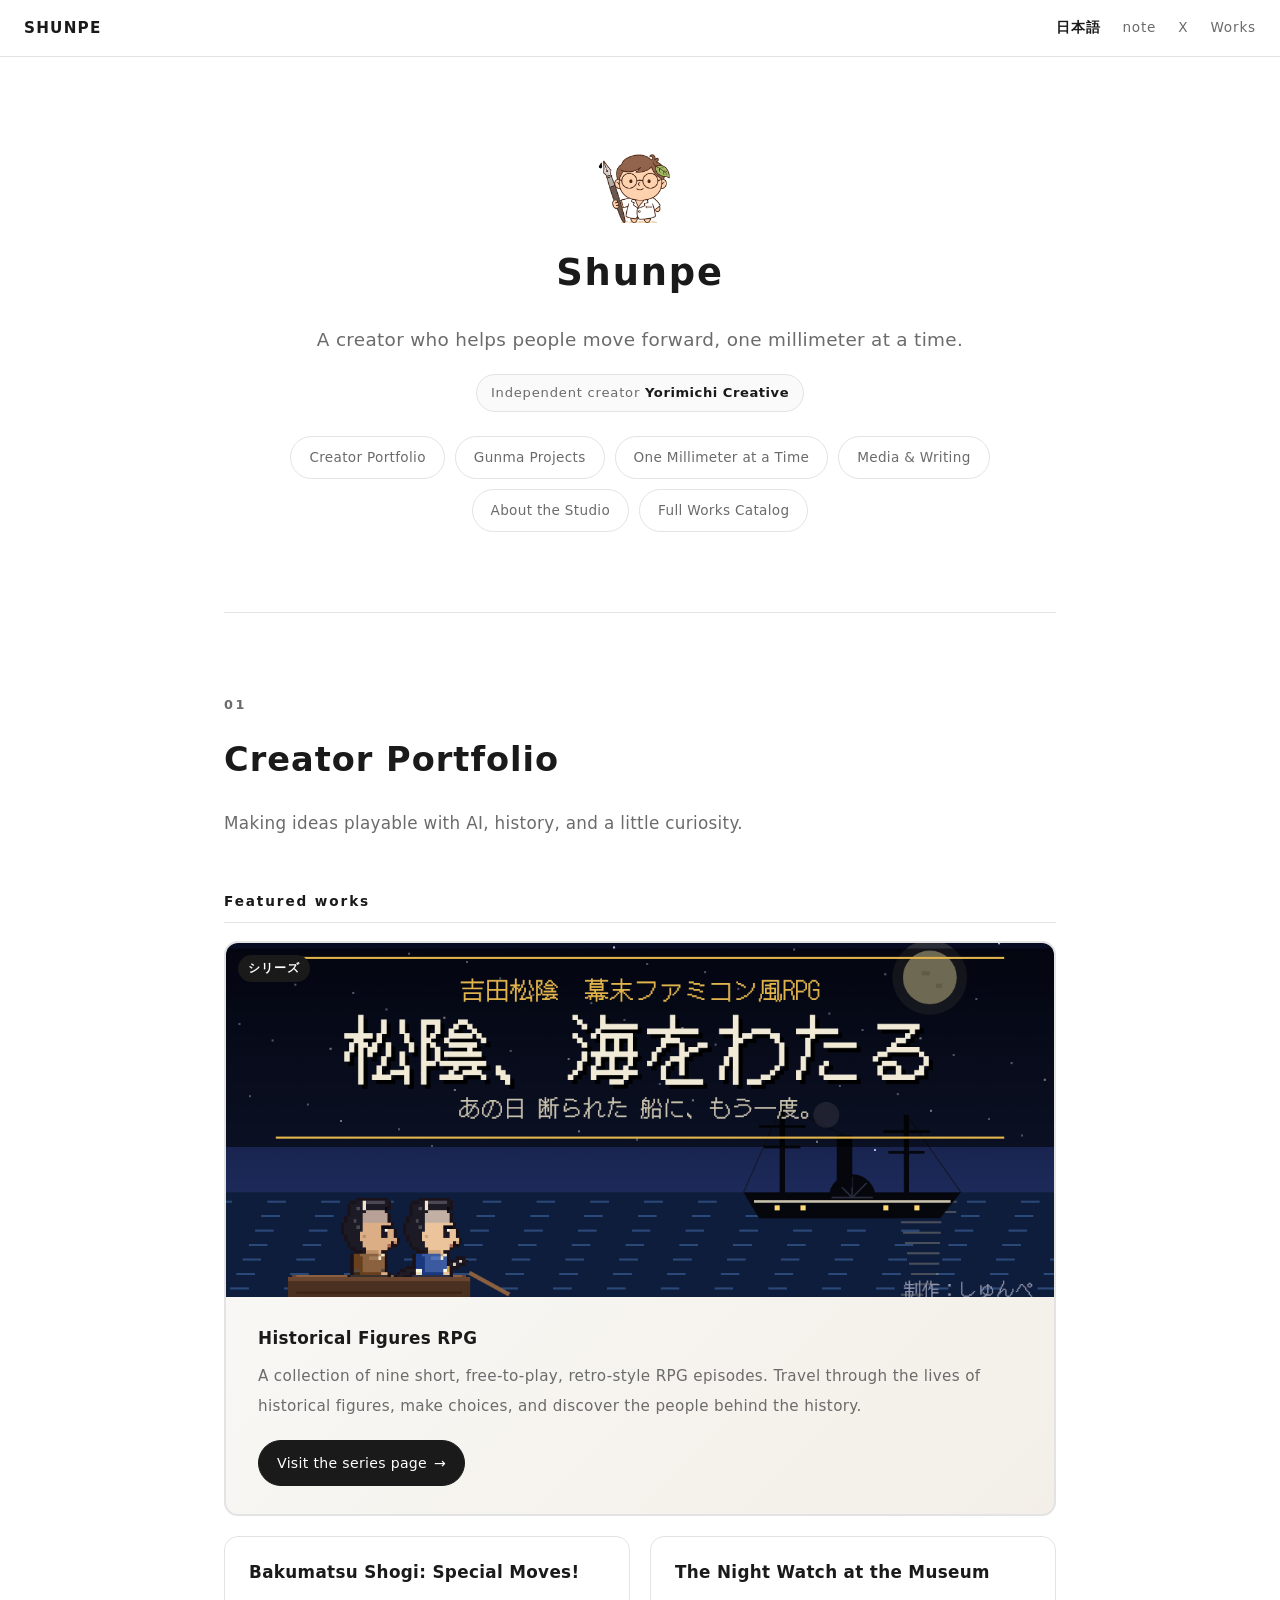
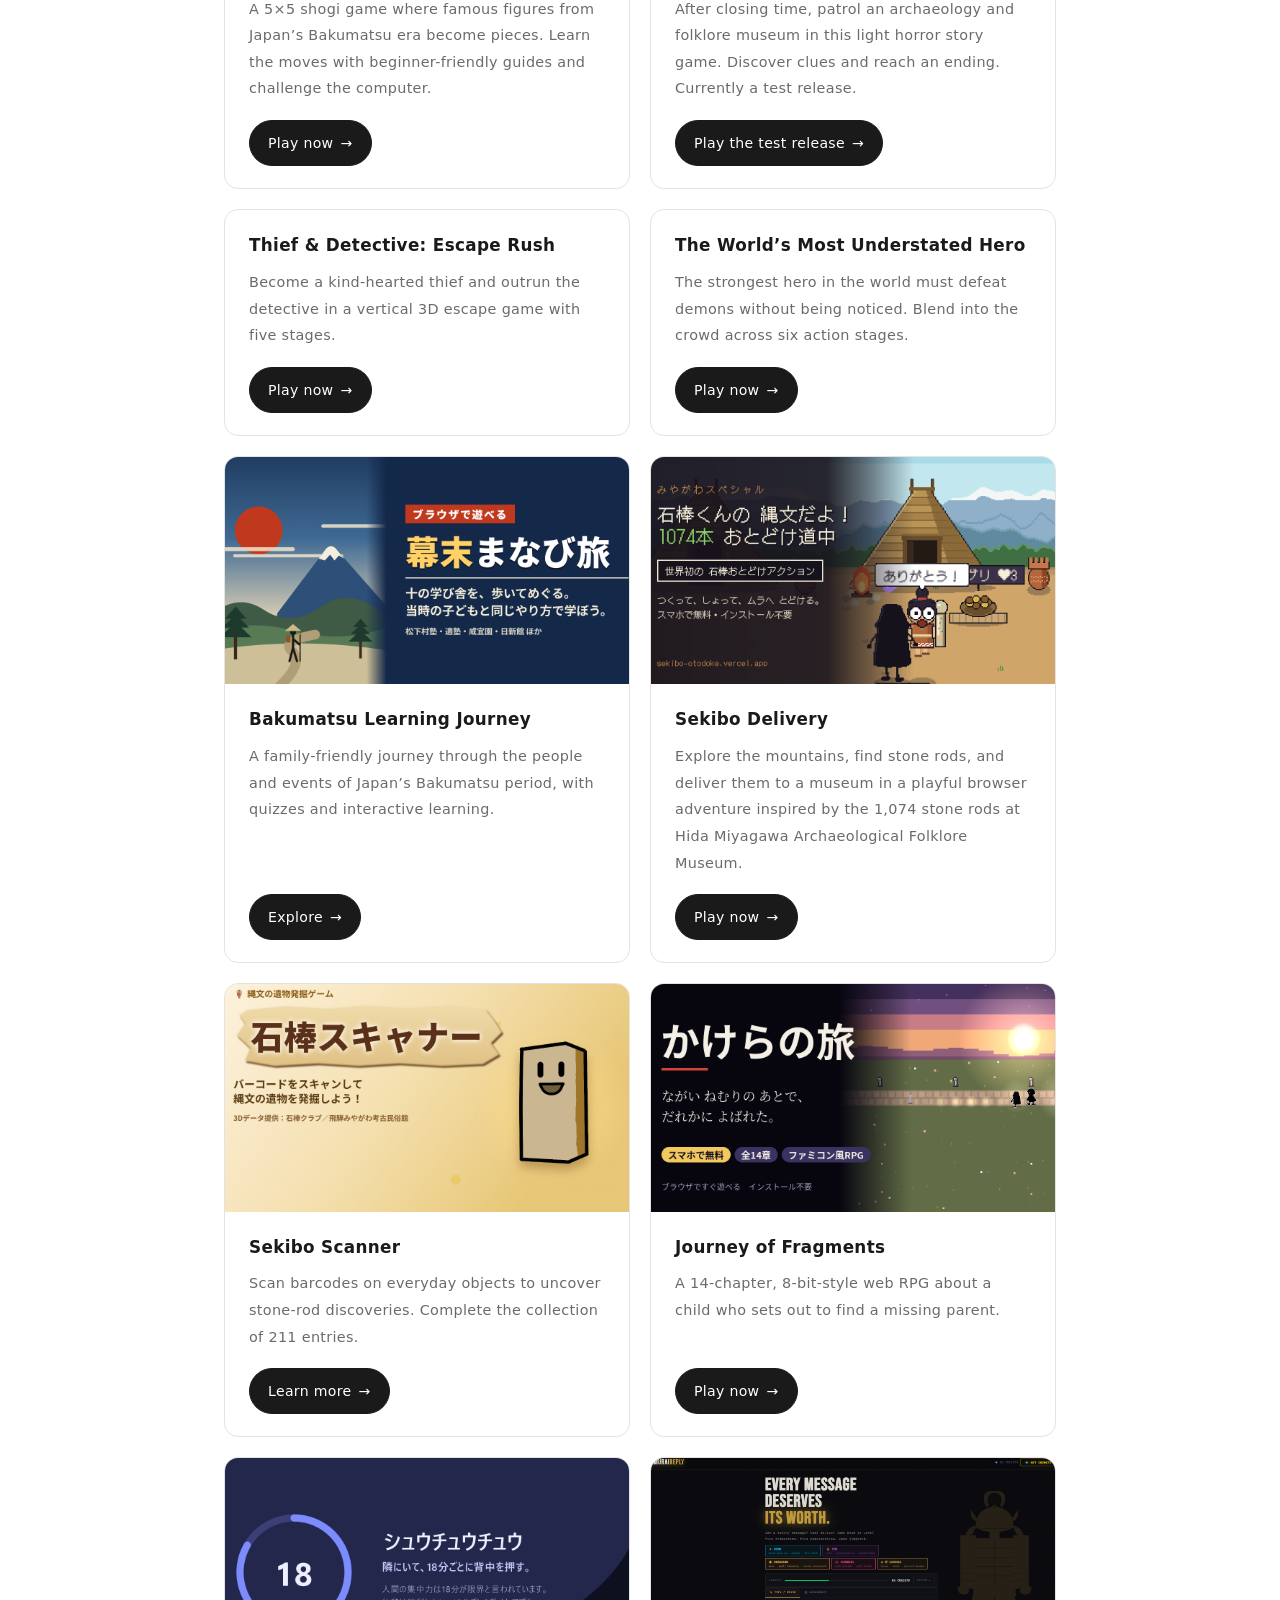
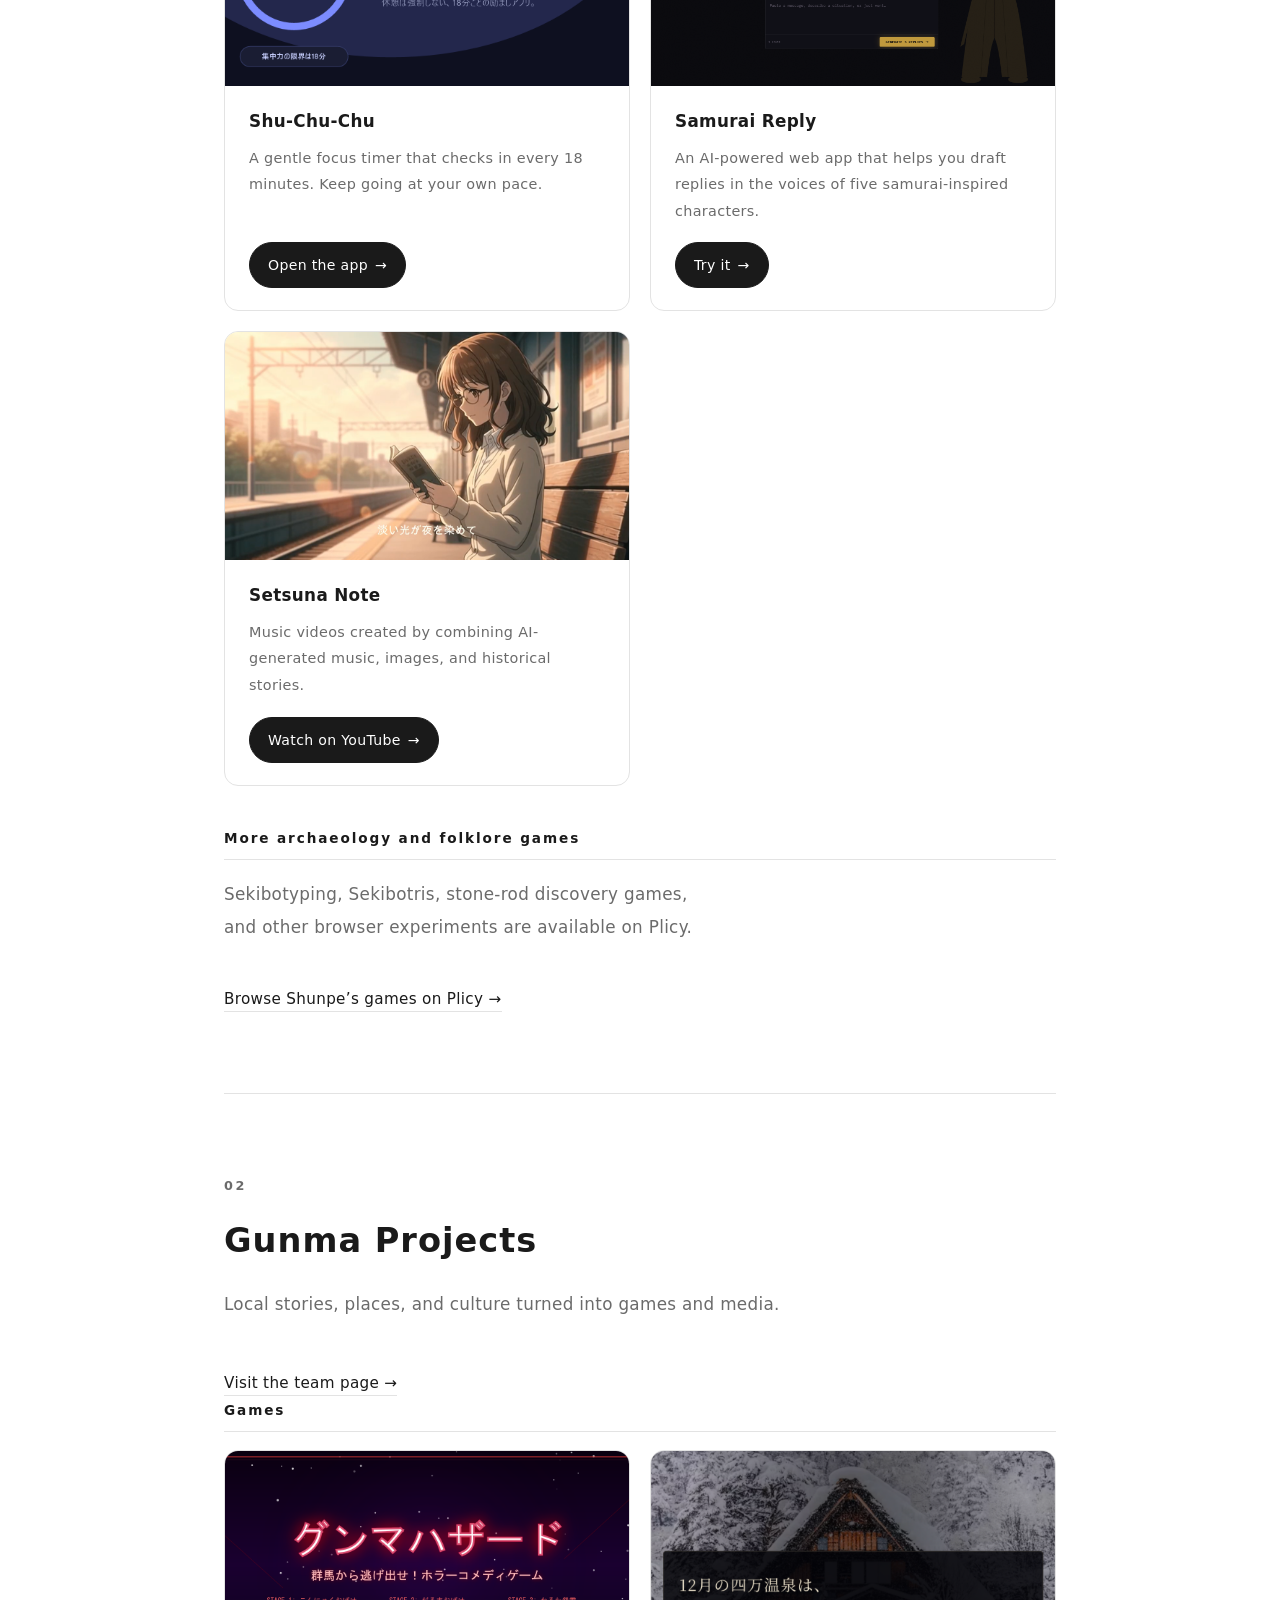
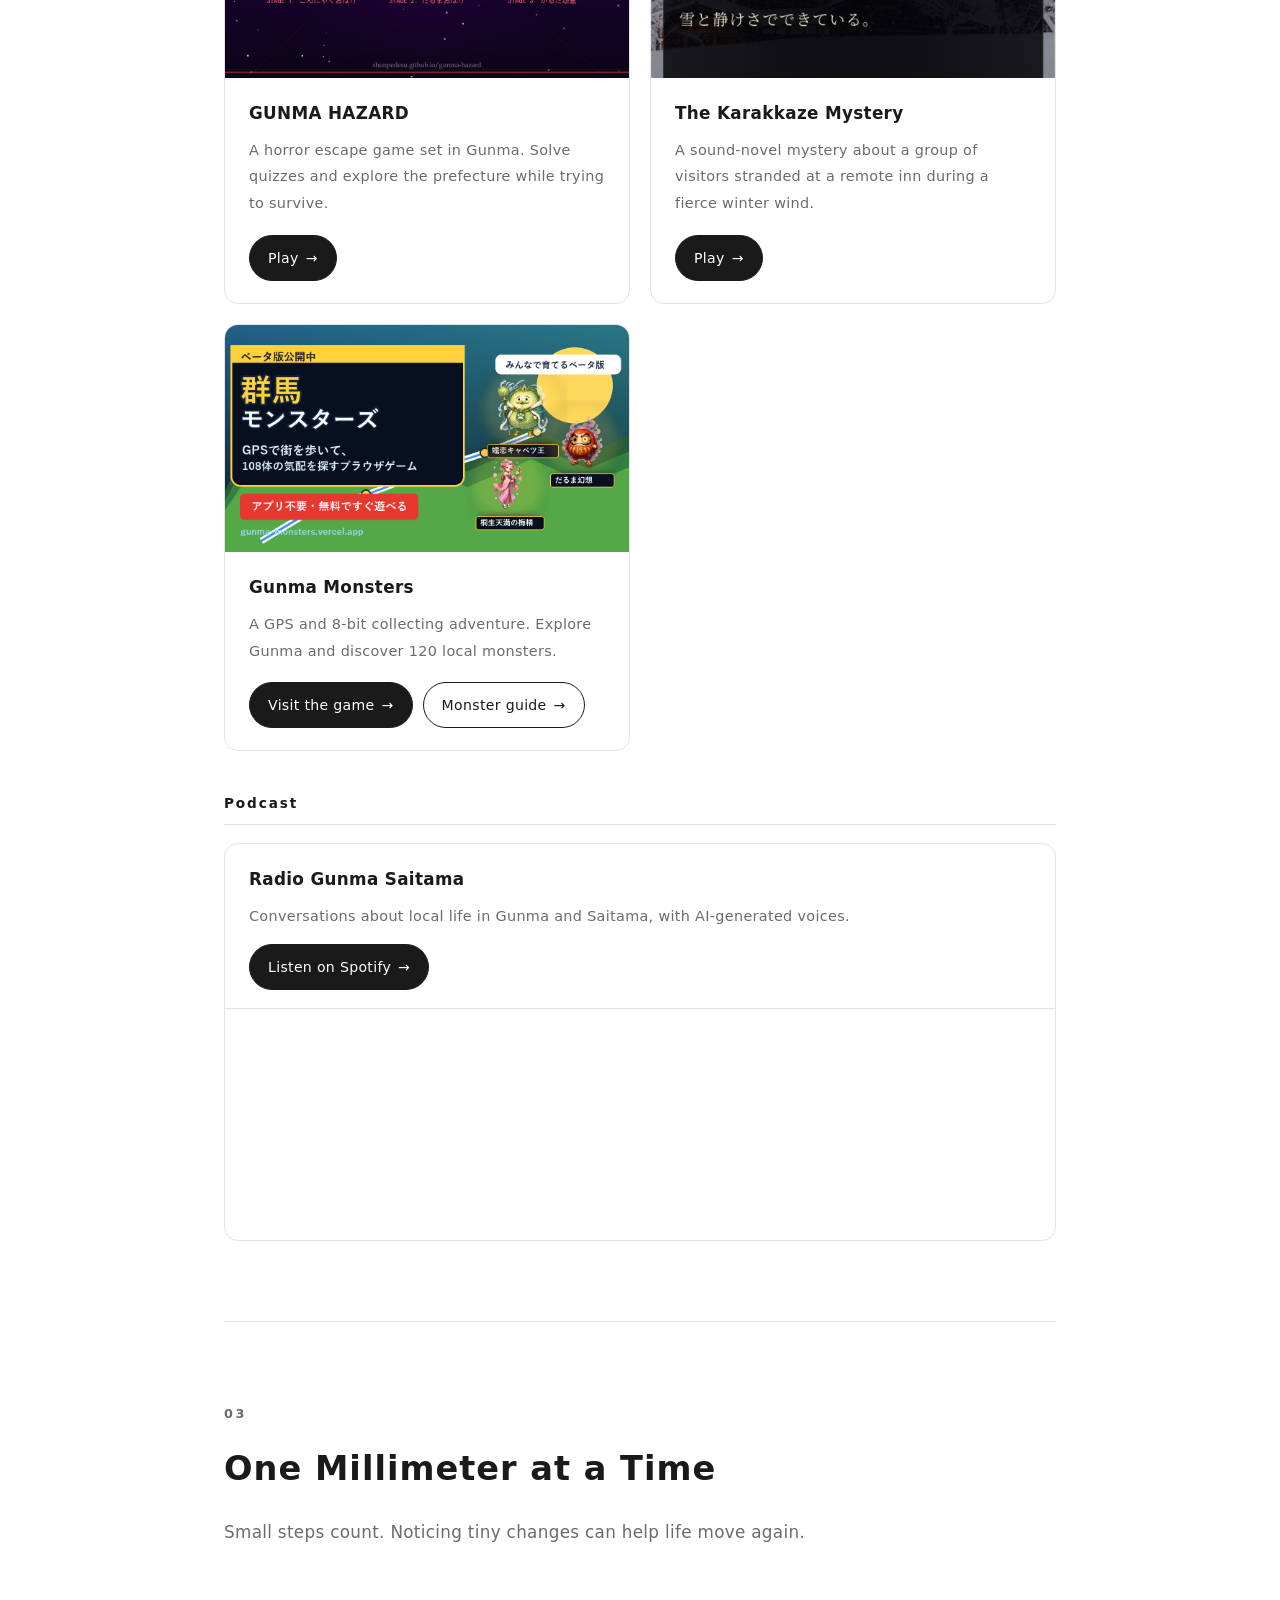
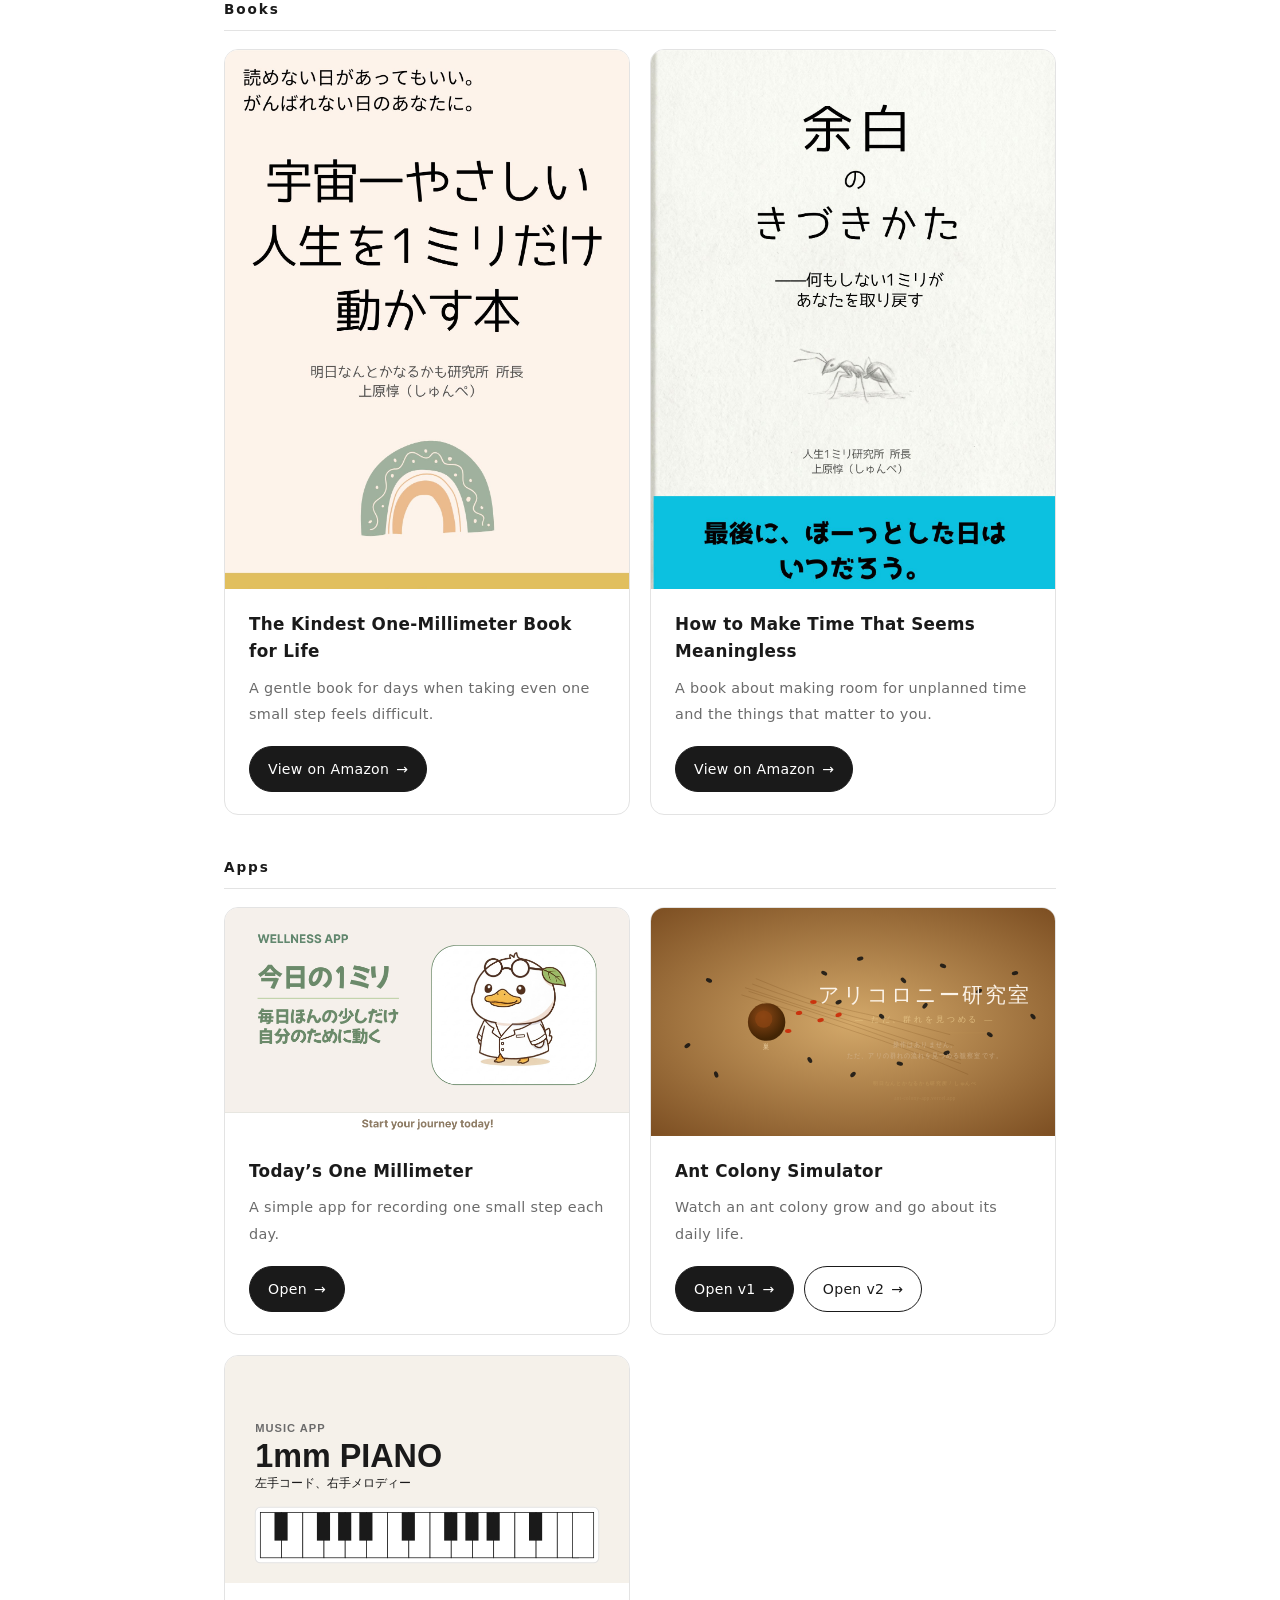
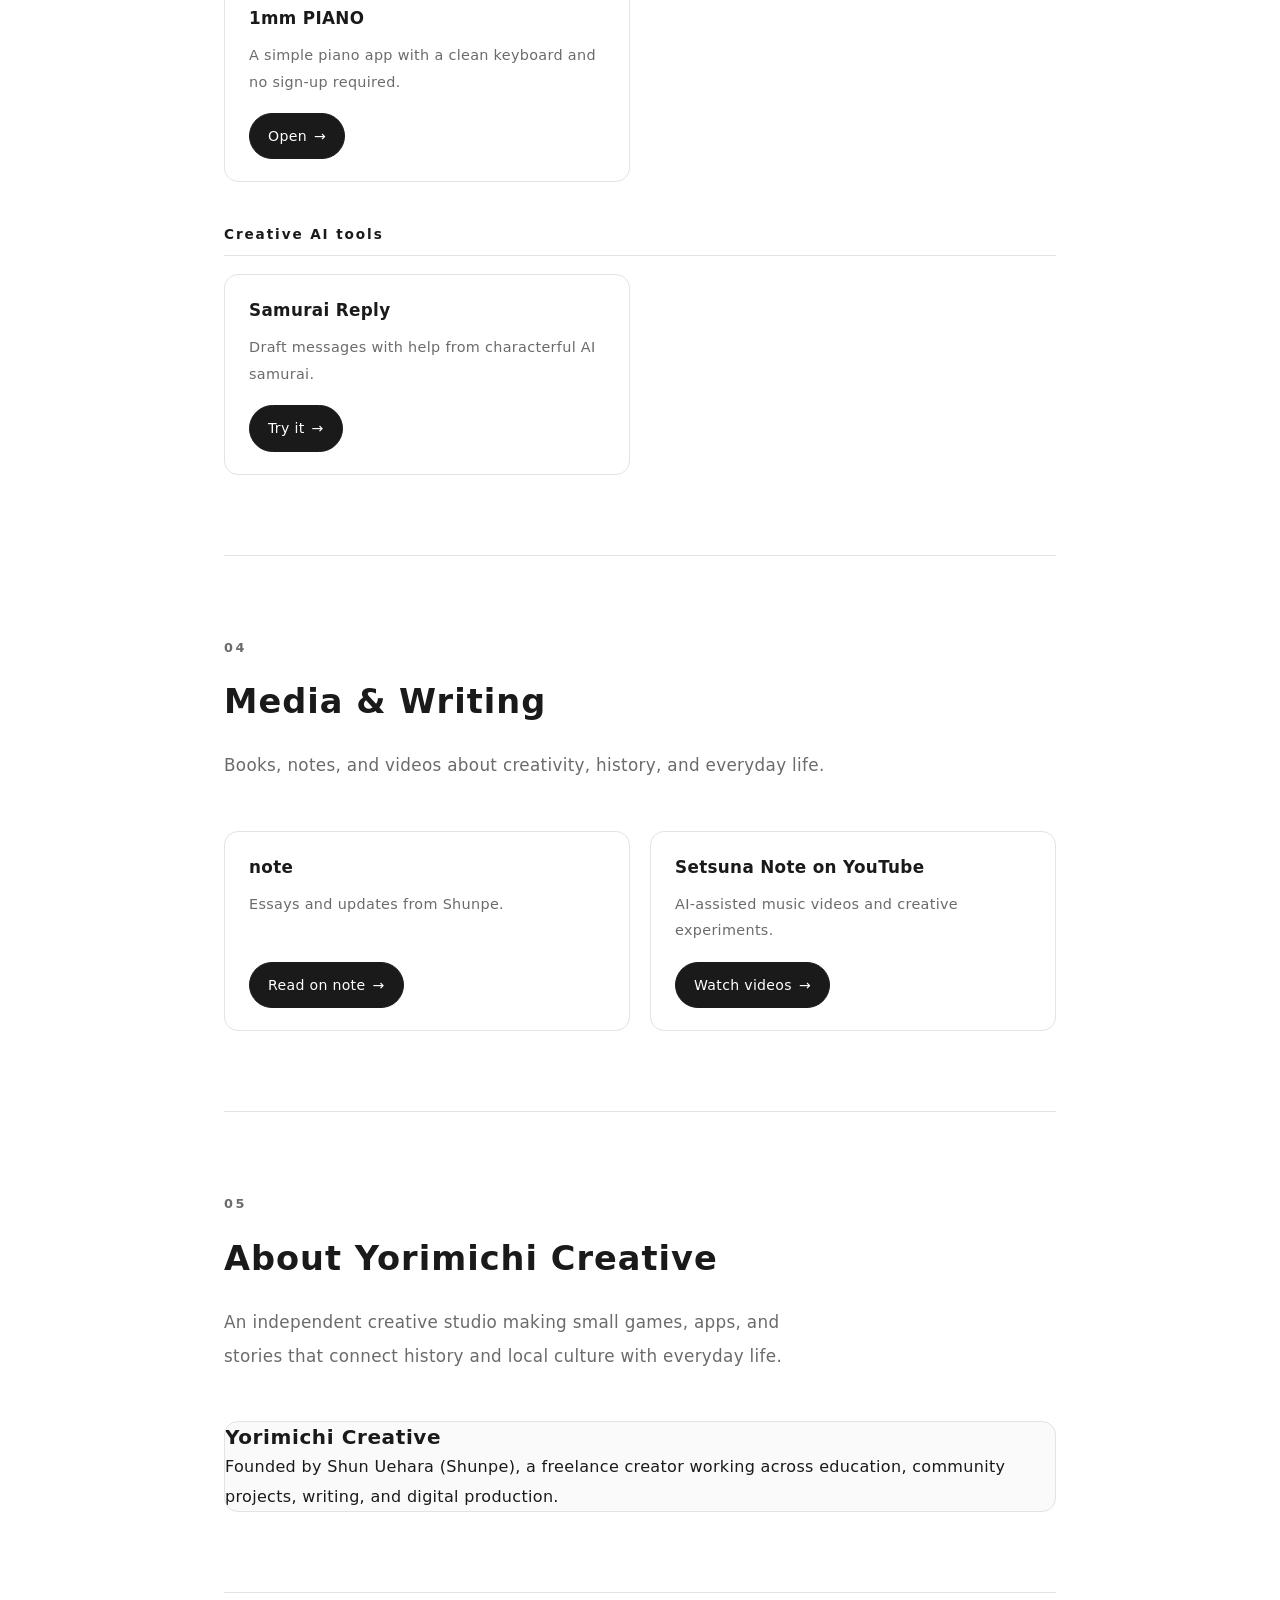
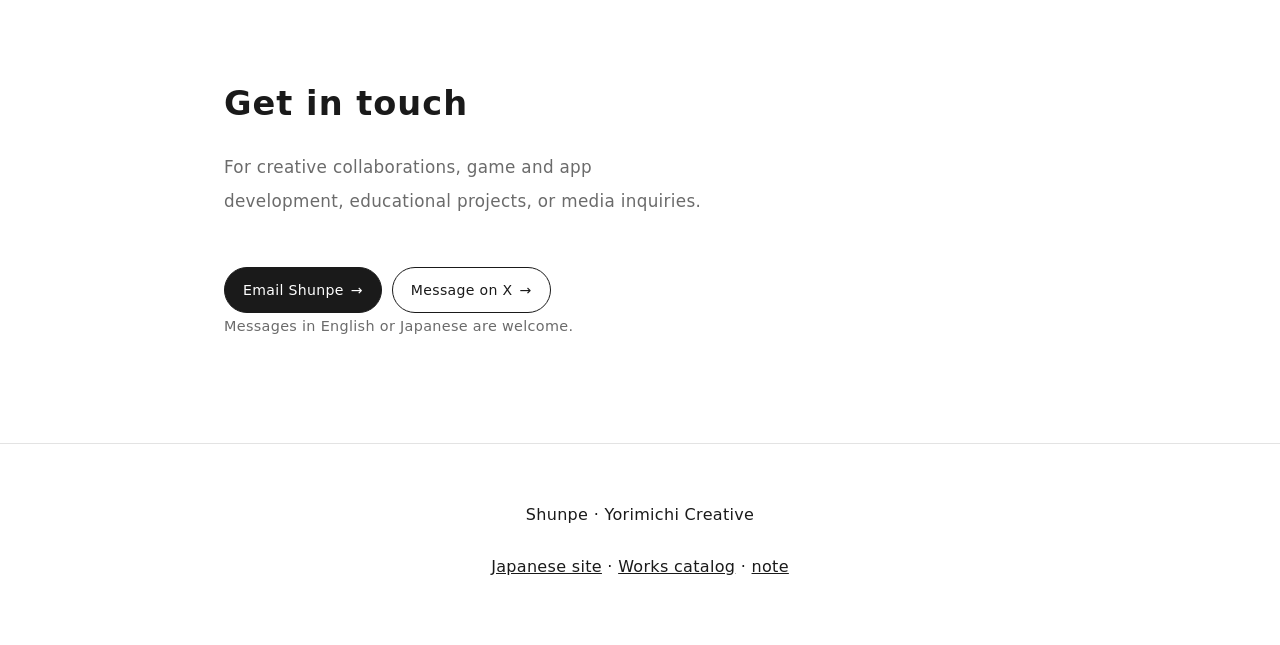
<file: en/index.html>
<!doctype html>
<html lang="en">
<head>
  <meta charset="utf-8">
  <meta name="viewport" content="width=device-width, initial-scale=1">
  <meta name="description" content="The portfolio of Shunpe: games, apps, books, and creative projects inspired by history, Gunma, and taking life one millimeter at a time.">
  <meta property="og:type" content="website">
  <meta property="og:site_name" content="Shunpe">
  <meta property="og:locale" content="en_US">
  <meta property="og:title" content="Shunpe | Creator and indie game maker">
  <meta property="og:description" content="Games, apps, books, and creative projects by Shunpe.">
  <meta property="og:url" content="https://shunpedesu.github.io/en/">
  <meta property="og:image" content="https://shunpedesu.github.io/ogp.png">
  <title>Shunpe | Creator and indie game maker</title>
  <link rel="canonical" href="https://shunpedesu.github.io/en/">
  <link rel="alternate" hreflang="ja" href="https://shunpedesu.github.io/">
  <link rel="alternate" hreflang="en" href="https://shunpedesu.github.io/en/">
  <link rel="stylesheet" href="../style.css">
  <style>body{font-family:system-ui,-apple-system,"Segoe UI",sans-serif}.lang-switch{font-weight:700!important;color:#1a1a1a!important}.english-note{font-size:.9rem;color:#6b6b6b}</style>
</head>
<body>
  <header class="site-header">
    <a class="site-header__name" href="#top">SHUNPE</a>
    <nav class="site-header__links" aria-label="Main navigation">
      <a class="lang-switch" href="../" lang="ja">日本語</a>
      <a href="https://note.com/shunpedesu" target="_blank" rel="noopener noreferrer">note</a>
      <a href="https://x.com/shunpedesu" target="_blank" rel="noopener noreferrer">X</a>
      <a href="works/">Works</a>
    </nav>
  </header>
  <main id="top">
    <section class="hero" aria-label="Introduction">
      <img class="hero__illust reveal" src="../img/shunpe.png" alt="Illustration of Shunpe">
      <h1 class="hero__name reveal" style="--delay:.06s">Shunpe</h1>
      <p class="hero__catch reveal" style="--delay:.12s">A creator who helps people move forward, one millimeter at a time.</p>
      <p class="hero__publisher reveal" style="--delay:.15s">Independent creator <strong>Yorimichi Creative</strong></p>
      <nav class="hero__nav reveal" style="--delay:.18s" aria-label="Jump to a section">
        <a class="hero__nav-btn" href="#sec-creator">Creator Portfolio</a><a class="hero__nav-btn" href="#sec-gunma">Gunma Projects</a><a class="hero__nav-btn" href="#sec-1mm">One Millimeter at a Time</a><a class="hero__nav-btn" href="#sec-media">Media &amp; Writing</a><a class="hero__nav-btn" href="#sec-publisher">About the Studio</a><a class="hero__nav-btn" href="works/">Full Works Catalog</a>
      </nav>
    </section>
    <hr class="sep">
    <section id="sec-creator" class="project" aria-label="Creator portfolio">
      <header class="project__head reveal"><p class="project__index">01</p><h2 class="project__title">Creator Portfolio</h2><p class="project__lead">Making ideas playable with AI, history, and a little curiosity.</p></header>
      <div class="group"><h3 class="group__label reveal">Featured works</h3><div class="cards">
        <article class="card card--series reveal"><img class="card__thumb" src="../img/shoin-umi-wo-wataru.png" alt="Historical Figures RPG series artwork" loading="lazy"><div class="card__body"><h4 class="card__title">Historical Figures RPG</h4><p class="card__desc">A collection of nine short, free-to-play, retro-style RPG episodes. Travel through the lives of historical figures, make choices, and discover the people behind the history.</p><div class="card__actions"><a class="btn" href="https://shunpe-bakumatsu-rpg.vercel.app/" target="_blank" rel="noopener noreferrer">Visit the series page <span aria-hidden="true">→</span></a></div></div></article>
        <article class="card reveal"><div class="card__body"><h4 class="card__title">Bakumatsu Shogi: Special Moves!</h4><p class="card__desc">A 5×5 shogi game where famous figures from Japan’s Bakumatsu era become pieces. Learn the moves with beginner-friendly guides and challenge the computer.</p><div class="card__actions"><a class="btn" href="https://bakumatsu-shogi.vercel.app/" target="_blank" rel="noopener noreferrer">Play now <span aria-hidden="true">→</span></a></div></div></article>
        <article class="card reveal"><div class="card__body"><h4 class="card__title">The Night Watch at the Museum</h4><p class="card__desc">After closing time, patrol an archaeology and folklore museum in this light horror story game. Discover clues and reach an ending. Currently a test release.</p><div class="card__actions"><a class="btn" href="https://yoru-no-touban.vercel.app/" target="_blank" rel="noopener noreferrer">Play the test release <span aria-hidden="true">→</span></a></div></div></article>
        <article class="card reveal"><div class="card__body"><h4 class="card__title">Thief &amp; Detective: Escape Rush</h4><p class="card__desc">Become a kind-hearted thief and outrun the detective in a vertical 3D escape game with five stages.</p><div class="card__actions"><a class="btn" href="https://dorobo-meitan.vercel.app/" target="_blank" rel="noopener noreferrer">Play now <span aria-hidden="true">→</span></a></div></div></article>
        <article class="card reveal"><div class="card__body"><h4 class="card__title">The World’s Most Understated Hero</h4><p class="card__desc">The strongest hero in the world must defeat demons without being noticed. Blend into the crowd across six action stages.</p><div class="card__actions"><a class="btn" href="https://sarigenai-hero.vercel.app/" target="_blank" rel="noopener noreferrer">Play now <span aria-hidden="true">→</span></a></div></div></article>
        <article class="card reveal"><img class="card__thumb" src="../img/bakumatsu-manabi-tabi.png" alt="Bakumatsu Learning Journey" loading="lazy"><div class="card__body"><h4 class="card__title">Bakumatsu Learning Journey</h4><p class="card__desc">A family-friendly journey through the people and events of Japan’s Bakumatsu period, with quizzes and interactive learning.</p><div class="card__actions"><a class="btn" href="https://shunpedesu.github.io/bakumatsu-manabi-tabi/" target="_blank" rel="noopener noreferrer">Explore <span aria-hidden="true">→</span></a></div></div></article>
        <article class="card reveal"><img class="card__thumb" src="../img/sekibo-otodoke.png" alt="Sekibo Delivery" loading="lazy"><div class="card__body"><h4 class="card__title">Sekibo Delivery</h4><p class="card__desc">Explore the mountains, find stone rods, and deliver them to a museum in a playful browser adventure inspired by the 1,074 stone rods at Hida Miyagawa Archaeological Folklore Museum.</p><div class="card__actions"><a class="btn" href="https://sekibo-otodoke-lp.vercel.app/" target="_blank" rel="noopener noreferrer">Play now <span aria-hidden="true">→</span></a></div></div></article>
        <article class="card reveal"><img class="card__thumb" src="../img/sekibo-scanner.png" alt="Sekibo Scanner" loading="lazy"><div class="card__body"><h4 class="card__title">Sekibo Scanner</h4><p class="card__desc">Scan barcodes on everyday objects to uncover stone-rod discoveries. Complete the collection of 211 entries.</p><div class="card__actions"><a class="btn" href="https://shunpedesu.github.io/sekibo-scanner/lp/" target="_blank" rel="noopener noreferrer">Learn more <span aria-hidden="true">→</span></a></div></div></article>
        <article class="card reveal"><img class="card__thumb" src="../img/kakera-no-tabi.png" alt="Journey of Fragments" loading="lazy"><div class="card__body"><h4 class="card__title">Journey of Fragments</h4><p class="card__desc">A 14-chapter, 8-bit-style web RPG about a child who sets out to find a missing parent.</p><div class="card__actions"><a class="btn" href="https://kakera-no-tabi-lp.vercel.app/" target="_blank" rel="noopener noreferrer">Play now <span aria-hidden="true">→</span></a></div></div></article>
        <article class="card reveal"><img class="card__thumb" src="../img/shu-chu-chu.png" alt="Shu-Chu-Chu focus timer" loading="lazy"><div class="card__body"><h4 class="card__title">Shu-Chu-Chu</h4><p class="card__desc">A gentle focus timer that checks in every 18 minutes. Keep going at your own pace.</p><div class="card__actions"><a class="btn" href="https://shu-chu-chu.vercel.app/app/" target="_blank" rel="noopener noreferrer">Open the app <span aria-hidden="true">→</span></a></div></div></article>
        <article class="card reveal"><img class="card__thumb" src="../img/samurai.png" alt="Samurai Reply" loading="lazy"><div class="card__body"><h4 class="card__title">Samurai Reply</h4><p class="card__desc">An AI-powered web app that helps you draft replies in the voices of five samurai-inspired characters.</p><div class="card__actions"><a class="btn" href="https://samurai-reply-lp.vercel.app/" target="_blank" rel="noopener noreferrer">Try it <span aria-hidden="true">→</span></a></div></div></article>
        <article class="card reveal"><img class="card__thumb" src="../img/setsuna.png" alt="Setsuna Note music videos" loading="lazy"><div class="card__body"><h4 class="card__title">Setsuna Note</h4><p class="card__desc">Music videos created by combining AI-generated music, images, and historical stories.</p><div class="card__actions"><a class="btn" href="https://www.youtube.com/@setsunanote" target="_blank" rel="noopener noreferrer">Watch on YouTube <span aria-hidden="true">→</span></a></div></div></article>
      </div></div>
      <div class="group"><h3 class="group__label reveal">More archaeology and folklore games</h3><p class="project__lead">Sekibotyping, Sekibotris, stone-rod discovery games, and other browser experiments are available on Plicy.</p><p class="project__more reveal"><a href="https://plicy.net/User/59668" target="_blank" rel="noopener noreferrer">Browse Shunpe’s games on Plicy <span aria-hidden="true">→</span></a></p></div>
    </section>
    <hr class="sep">
    <section id="sec-gunma" class="project" aria-label="Gunma projects"><header class="project__head reveal"><p class="project__index">02</p><h2 class="project__title">Gunma Projects</h2><p class="project__lead">Local stories, places, and culture turned into games and media.</p></header><p class="project__more reveal"><a href="../team-gunma-saitama-game/">Visit the team page <span aria-hidden="true">→</span></a></p><div class="group"><h3 class="group__label reveal">Games</h3><div class="cards">
      <article class="card reveal"><img class="card__thumb" src="../img/gunma-hazard.png" alt="GUNMA HAZARD game artwork" loading="lazy"><div class="card__body"><h4 class="card__title">GUNMA HAZARD</h4><p class="card__desc">A horror escape game set in Gunma. Solve quizzes and explore the prefecture while trying to survive.</p><div class="card__actions"><a class="btn" href="https://shunpedesu.github.io/gunma-hazard/lp/" target="_blank" rel="noopener noreferrer">Play <span aria-hidden="true">→</span></a></div></div></article>
      <article class="card reveal"><img class="card__thumb" src="../img/karakkaze.png" alt="Karakkaze Mystery artwork" loading="lazy"><div class="card__body"><h4 class="card__title">The Karakkaze Mystery</h4><p class="card__desc">A sound-novel mystery about a group of visitors stranded at a remote inn during a fierce winter wind.</p><div class="card__actions"><a class="btn" href="https://shunpedesu.github.io/karakkaze-lp/" target="_blank" rel="noopener noreferrer">Play <span aria-hidden="true">→</span></a></div></div></article>
      <article class="card reveal"><img class="card__thumb" src="../img/gunma-monsters.png" alt="Gunma Monsters artwork" loading="lazy"><div class="card__body"><h4 class="card__title">Gunma Monsters</h4><p class="card__desc">A GPS and 8-bit collecting adventure. Explore Gunma and discover 120 local monsters.</p><div class="card__actions"><a class="btn" href="https://gunma-monsters.vercel.app/lp.html" target="_blank" rel="noopener noreferrer">Visit the game <span aria-hidden="true">→</span></a><a class="btn btn--ghost" href="https://gunma-monsters.vercel.app/dex/" target="_blank" rel="noopener noreferrer">Monster guide <span aria-hidden="true">→</span></a></div></div></article>
      </div></div><div class="group"><h3 class="group__label reveal">Podcast</h3><div class="podcast reveal"><div class="podcast__body"><h4 class="podcast__title">Radio Gunma Saitama</h4><p class="podcast__desc">Conversations about local life in Gunma and Saitama, with AI-generated voices.</p><div class="podcast__actions"><a class="btn" href="https://open.spotify.com/show/033Nx6hE7l69wFzdDq6xWj" target="_blank" rel="noopener noreferrer">Listen on Spotify <span aria-hidden="true">→</span></a></div></div><iframe class="podcast__player" title="Radio Gunma Saitama on Spotify" src="https://open.spotify.com/embed/show/033Nx6hE7l69wFzdDq6xWj?utm_source=generator" width="100%" height="232" frameborder="0" allow="autoplay; clipboard-write; encrypted-media; fullscreen; picture-in-picture" loading="lazy"></iframe></div></div></section>
    <hr class="sep">
    <section id="sec-1mm" class="project" aria-label="One millimeter at a time"><header class="project__head reveal"><p class="project__index">03</p><h2 class="project__title">One Millimeter at a Time</h2><p class="project__lead">Small steps count. Noticing tiny changes can help life move again.</p></header><div class="group"><h3 class="group__label reveal">Books</h3><div class="cards">
      <article class="card reveal"><img class="card__thumb card__thumb--book" src="../img/1mm-book.jpg" alt="The Kindest One-Millimeter Book for Life cover" loading="lazy"><div class="card__body"><h4 class="card__title">The Kindest One-Millimeter Book for Life</h4><p class="card__desc">A gentle book for days when taking even one small step feels difficult.</p><div class="card__actions"><a class="btn" href="https://www.amazon.co.jp/dp/B0G528SXVH" target="_blank" rel="noopener noreferrer">View on Amazon <span aria-hidden="true">→</span></a></div></div></article>
      <article class="card reveal"><img class="card__thumb card__thumb--book" src="../img/yohaku.jpg" alt="How to Make Time That Seems Meaningless cover" loading="lazy"><div class="card__body"><h4 class="card__title">How to Make Time That Seems Meaningless</h4><p class="card__desc">A book about making room for unplanned time and the things that matter to you.</p><div class="card__actions"><a class="btn" href="https://www.amazon.co.jp/dp/B0GR6Z1VVY" target="_blank" rel="noopener noreferrer">View on Amazon <span aria-hidden="true">→</span></a></div></div></article>
      </div></div><div class="group"><h3 class="group__label reveal">Apps</h3><div class="cards">
      <article class="card reveal"><img class="card__thumb" src="../img/1mm-app.png" alt="Today’s One Millimeter app" loading="lazy"><div class="card__body"><h4 class="card__title">Today’s One Millimeter</h4><p class="card__desc">A simple app for recording one small step each day.</p><div class="card__actions"><a class="btn" href="https://shunpedesu.github.io/kyou-no-1mm-lp/" target="_blank" rel="noopener noreferrer">Open <span aria-hidden="true">→</span></a></div></div></article>
      <article class="card reveal"><img class="card__thumb" src="../img/ant-colony.svg" alt="Ant Colony Simulator" loading="lazy"><div class="card__body"><h4 class="card__title">Ant Colony Simulator</h4><p class="card__desc">Watch an ant colony grow and go about its daily life.</p><div class="card__actions"><a class="btn" href="https://ant-colony-app.vercel.app/" target="_blank" rel="noopener noreferrer">Open v1 <span aria-hidden="true">→</span></a><a class="btn btn--ghost" href="https://ant-colony-app-v2.vercel.app/" target="_blank" rel="noopener noreferrer">Open v2 <span aria-hidden="true">→</span></a></div></div></article>
      <article class="card reveal"><img class="card__thumb" src="../img/1mm-piano.svg" alt="1mm PIANO" loading="lazy"><div class="card__body"><h4 class="card__title">1mm PIANO</h4><p class="card__desc">A simple piano app with a clean keyboard and no sign-up required.</p><div class="card__actions"><a class="btn" href="https://1mm-piano.vercel.app/" target="_blank" rel="noopener noreferrer">Open <span aria-hidden="true">→</span></a></div></div></article>
      </div></div><div class="group"><h3 class="group__label reveal">Creative AI tools</h3><div class="cards"><article class="card reveal"><div class="card__body"><h4 class="card__title">Samurai Reply</h4><p class="card__desc">Draft messages with help from characterful AI samurai.</p><div class="card__actions"><a class="btn" href="https://samurai-reply-lp.vercel.app/" target="_blank" rel="noopener noreferrer">Try it <span aria-hidden="true">→</span></a></div></div></article></div></div></section>
    <hr class="sep">
    <section id="sec-media" class="project"><header class="project__head reveal"><p class="project__index">04</p><h2 class="project__title">Media &amp; Writing</h2><p class="project__lead">Books, notes, and videos about creativity, history, and everyday life.</p></header><div class="cards"><article class="card reveal"><div class="card__body"><h4 class="card__title">note</h4><p class="card__desc">Essays and updates from Shunpe.</p><div class="card__actions"><a class="btn" href="https://note.com/shunpedesu" target="_blank" rel="noopener noreferrer">Read on note <span aria-hidden="true">→</span></a></div></div></article><article class="card reveal"><div class="card__body"><h4 class="card__title">Setsuna Note on YouTube</h4><p class="card__desc">AI-assisted music videos and creative experiments.</p><div class="card__actions"><a class="btn" href="https://www.youtube.com/@setsunanote" target="_blank" rel="noopener noreferrer">Watch videos <span aria-hidden="true">→</span></a></div></div></article></div></section>
    <hr class="sep">
    <section id="sec-publisher" class="project"><header class="project__head reveal"><p class="project__index">05</p><h2 class="project__title">About Yorimichi Creative</h2><p class="project__lead">An independent creative studio making small games, apps, and stories that connect history and local culture with everyday life.</p></header><div class="publisher-card reveal"><h3 class="publisher-card__name">Yorimichi Creative</h3><p>Founded by Shun Uehara (Shunpe), a freelance creator working across education, community projects, writing, and digital production.</p></div></section>
    <hr class="sep">
    <section class="project"><header class="project__head reveal"><h2 class="project__title">Get in touch</h2><p class="project__lead">For creative collaborations, game and app development, educational projects, or media inquiries.</p></header><div class="card__actions"><a class="btn" href="mailto:shunuehara888@gmail.com?subject=Project%20inquiry">Email Shunpe <span aria-hidden="true">→</span></a><a class="btn btn--ghost" href="https://x.com/shunpedesu" target="_blank" rel="noopener noreferrer">Message on X <span aria-hidden="true">→</span></a></div><p class="english-note">Messages in English or Japanese are welcome.</p></section>
  </main>
  <footer class="footer"><p>Shunpe · Yorimichi Creative</p><p><a href="../">Japanese site</a> · <a href="works/">Works catalog</a> · <a href="https://note.com/shunpedesu">note</a></p></footer>
  <script>const io=new IntersectionObserver((entries)=>entries.forEach((e)=>{if(e.isIntersecting){e.target.classList.add('is-visible');io.unobserve(e.target)}}),{threshold:.12});document.querySelectorAll('.reveal').forEach((el)=>io.observe(el));</script>
</body>
</html>
</file>
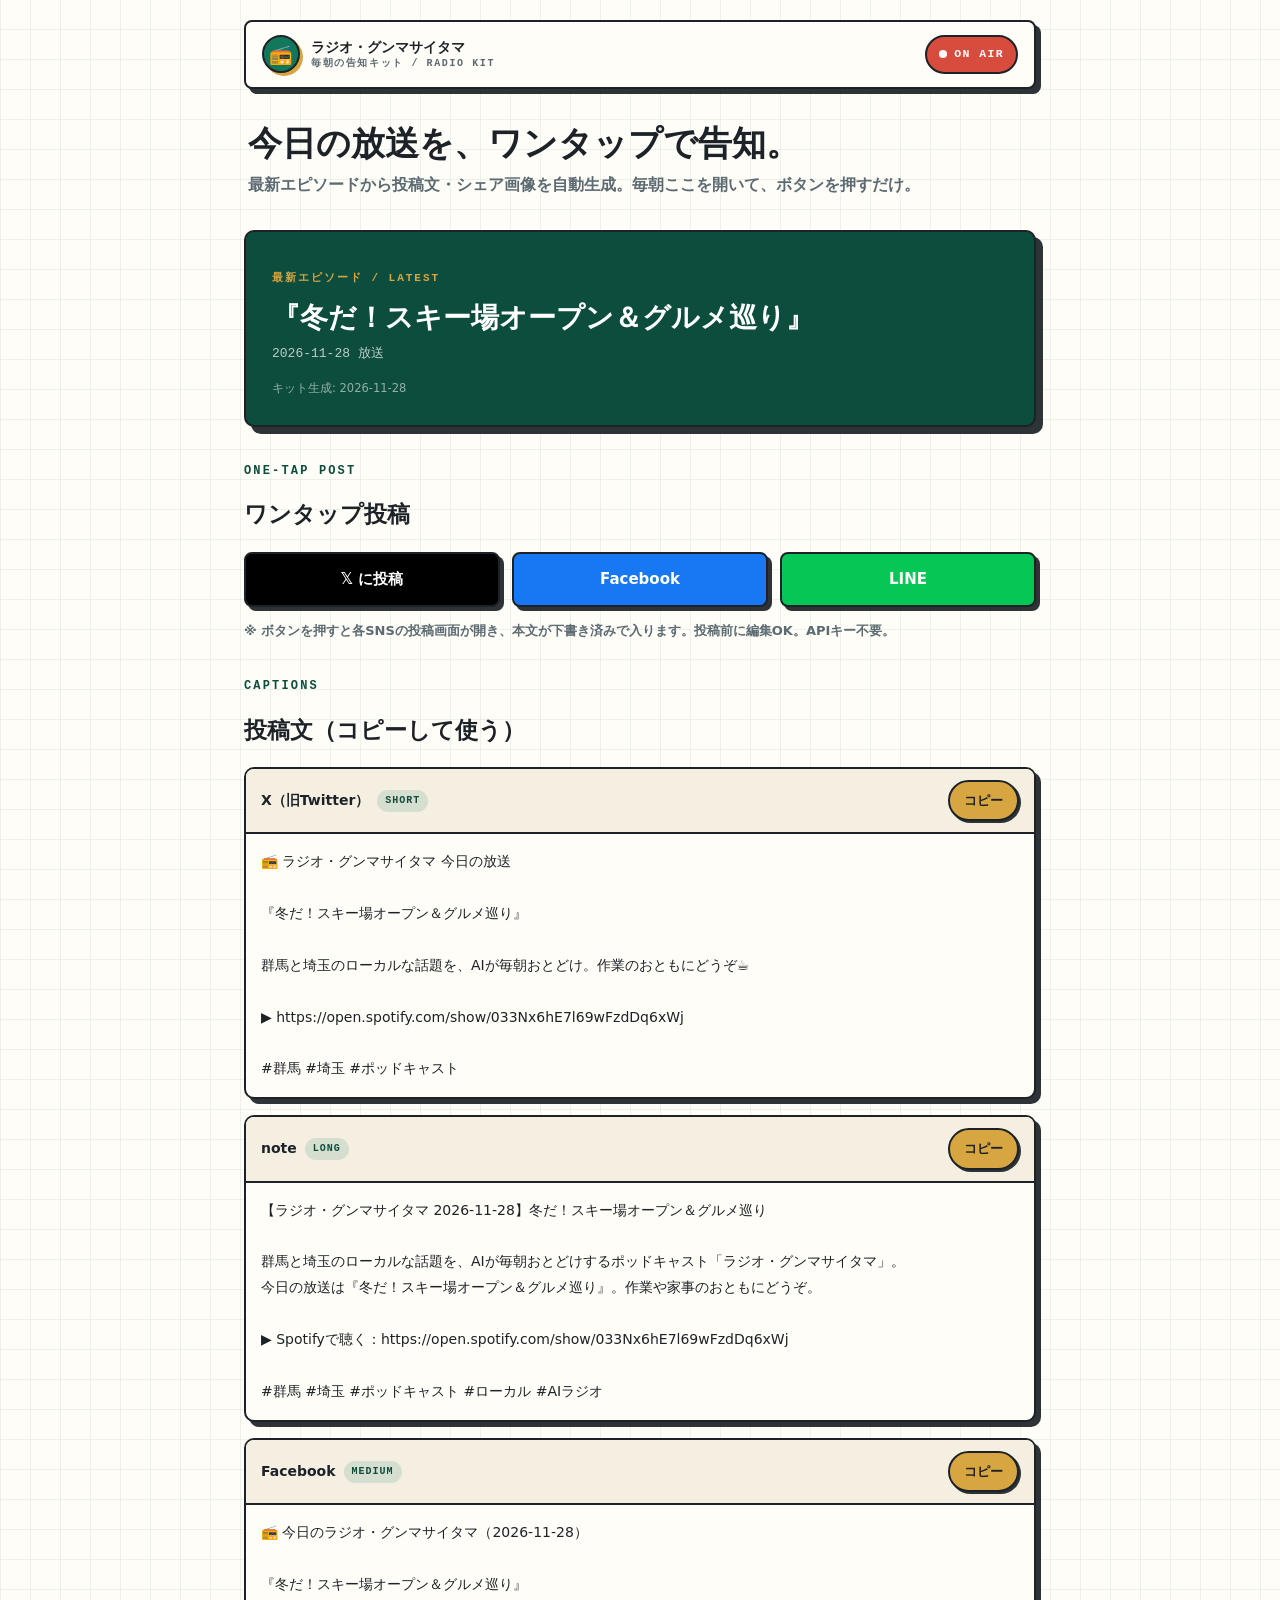
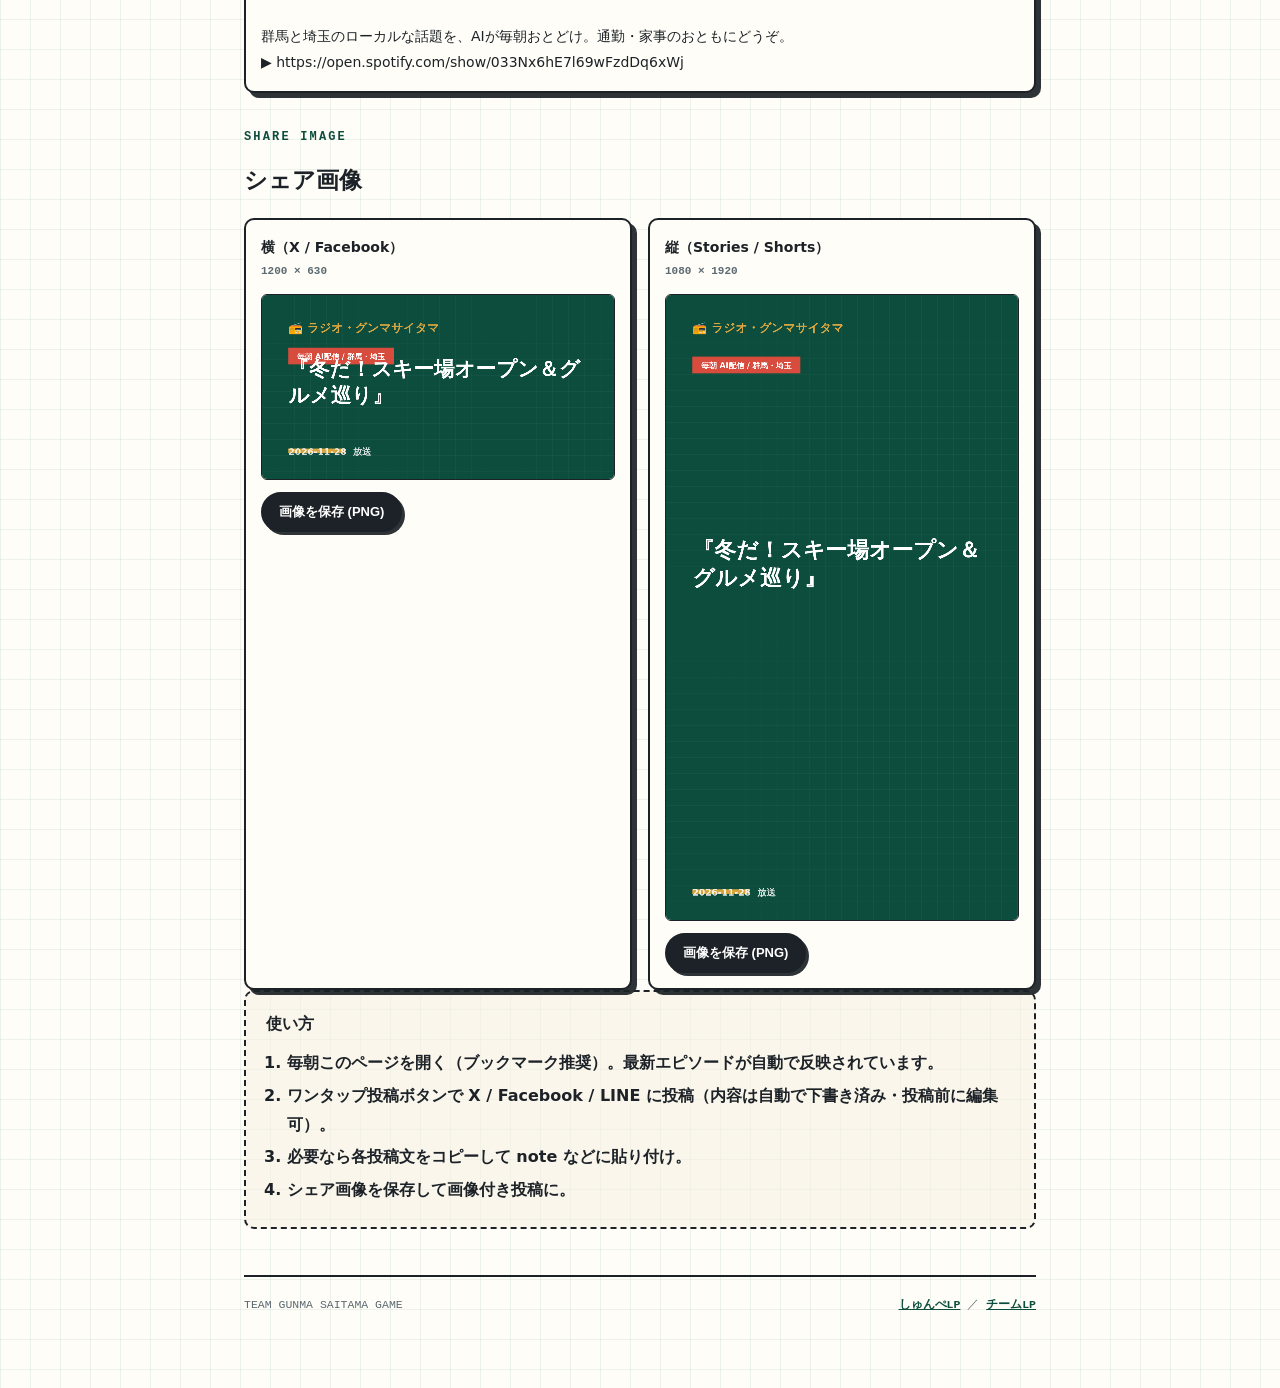
<file: radio-kit/index.html>
<!DOCTYPE html>
<html lang="ja">
<head>
  <meta charset="UTF-8" />
  <meta name="viewport" content="width=device-width, initial-scale=1.0" />
  <title>ラジオ・グンマサイタマ｜毎朝の告知キット</title>
  <meta name="robots" content="noindex" />
  <meta name="description" content="ラジオ・グンマサイタマの最新エピソードから、SNS投稿文・ワンタップ投稿・シェア画像を自動生成する社内用ページ。" />
  <style>
    :root {
      --ink: #1c2227;
      --muted: #5c6a72;
      --paper: #fffdf7;
      --cream: #f5efe2;
      --green: #13785b;
      --green-dark: #0d4d3d;
      --red: #d84c3d;
      --gold: #d8a640;
      --line: #1c2227;
      --shadow: rgba(28, 34, 39, .92);
      --radius: 8px;
      --mono: ui-monospace, "SFMono-Regular", Menlo, Consolas, monospace;
      --sans: system-ui, -apple-system, "Hiragino Kaku Gothic ProN", "Yu Gothic", "Meiryo", sans-serif;
    }
    * { box-sizing: border-box; }
    body {
      margin: 0;
      color: var(--ink);
      font-family: var(--sans);
      line-height: 1.8;
      background:
        linear-gradient(90deg, rgba(19,120,91,.08) 1px, transparent 1px),
        linear-gradient(0deg, rgba(19,120,91,.08) 1px, transparent 1px),
        var(--paper);
      background-size: 30px 30px;
      -webkit-font-smoothing: antialiased;
    }
    .wrap { max-width: 860px; margin: 0 auto; padding: 20px clamp(14px, 4vw, 34px) 72px; }

    .masthead {
      display: flex; align-items: center; justify-content: space-between; gap: 14px; flex-wrap: wrap;
      padding: 13px 16px; border: 2px solid var(--line); border-radius: var(--radius);
      background: var(--paper); box-shadow: 5px 5px 0 var(--shadow);
    }
    .brand { display: inline-flex; align-items: center; gap: 11px; font-weight: 900; }
    .brand__mark {
      display: grid; place-items: center; width: 38px; height: 38px; font-size: 19px;
      background: var(--green); border: 2px solid var(--line); border-radius: 50%; box-shadow: 3px 3px 0 var(--gold);
    }
    .brand__name { font-size: 14px; line-height: 1.2; }
    .brand__sub { display: block; font-family: var(--mono); font-size: 10px; letter-spacing: .16em; color: var(--muted); font-weight: 700; margin-top: 2px; }
    .onair {
      display: inline-flex; align-items: center; gap: 7px; padding: 7px 12px;
      border: 2px solid var(--line); border-radius: 999px; background: var(--red); color: #fff;
      font-family: var(--mono); font-size: 11.5px; font-weight: 700; letter-spacing: .12em;
    }
    .onair__dot { width: 8px; height: 8px; border-radius: 50%; background: #fff; animation: blink 1.4s steps(1,end) infinite; }
    @keyframes blink { 50% { opacity: .2; } }

    .hero { padding: 34px 4px 8px; }
    .hero h1 { margin: 0 0 8px; font-size: clamp(23px, 4.6vw, 34px); font-weight: 900; line-height: 1.2; text-wrap: balance; }
    .hero p { margin: 0; color: var(--muted); font-weight: 600; }

    .episode {
      margin-top: 22px; border: 2px solid var(--line); border-radius: 10px; background: var(--green-dark); color: #fff;
      box-shadow: 7px 7px 0 var(--shadow); padding: clamp(18px, 3vw, 26px);
    }
    .episode__eyebrow { font-family: var(--mono); font-size: 11px; letter-spacing: .18em; color: var(--gold); font-weight: 700; }
    .episode__topic { margin: 10px 0 6px; font-size: clamp(20px, 3.6vw, 28px); font-weight: 900; line-height: 1.3; text-wrap: balance; }
    .episode__date { margin: 0; font-family: var(--mono); font-size: 13px; color: rgba(255,255,255,.72); }
    .episode__updated { margin: 12px 0 0; font-size: 11.5px; color: rgba(255,255,255,.55); }

    section { margin-top: 34px; }
    .sec-label { font-family: var(--mono); font-size: 12px; letter-spacing: .18em; color: var(--green-dark); font-weight: 700; text-transform: uppercase; }
    .sec-title { margin: 6px 0 16px; font-size: clamp(18px, 3vw, 23px); font-weight: 900; }

    /* one-tap share buttons */
    .taps { display: grid; grid-template-columns: repeat(3, 1fr); gap: 12px; }
    .tap {
      display: inline-flex; align-items: center; justify-content: center; gap: 8px; text-decoration: none;
      min-height: 52px; padding: 12px 14px; border: 2px solid var(--line); border-radius: var(--radius);
      font-weight: 900; font-size: 15px; color: #fff; box-shadow: 4px 4px 0 var(--shadow);
      transition: transform .15s ease, box-shadow .15s ease;
    }
    .tap:hover { transform: translate(2px,2px); box-shadow: 2px 2px 0 var(--shadow); }
    .tap:focus-visible { outline: 3px solid var(--gold); outline-offset: 2px; }
    .tap--x { background: #000; }
    .tap--fb { background: #1877f2; }
    .tap--line { background: #06c755; }
    .taps__note { margin: 12px 0 0; font-size: 13px; color: var(--muted); font-weight: 600; }

    /* copy blocks */
    .copyblocks { display: grid; gap: 16px; }
    .cb { border: 2px solid var(--line); border-radius: 10px; background: var(--paper); box-shadow: 5px 5px 0 var(--shadow); overflow: hidden; }
    .cb__head {
      display: flex; align-items: center; justify-content: space-between; gap: 10px;
      padding: 11px 15px; border-bottom: 2px solid var(--line); background: var(--cream);
    }
    .cb__name { display: inline-flex; align-items: center; gap: 8px; font-weight: 900; font-size: 14px; }
    .cb__badge { font-family: var(--mono); font-size: 10px; letter-spacing: .1em; padding: 2px 8px; border-radius: 999px; background: rgba(19,120,91,.14); color: var(--green-dark); font-weight: 700; }
    .cb__copy {
      font: inherit; font-weight: 800; font-size: 13px; cursor: pointer;
      padding: 7px 14px; border: 2px solid var(--line); border-radius: 999px; background: var(--gold); color: var(--ink);
      box-shadow: 2px 2px 0 var(--shadow); transition: transform .12s ease;
    }
    .cb__copy:hover { transform: translate(1px,1px); }
    .cb__copy.is-done { background: var(--green); color: #fff; }
    .cb__body { margin: 0; padding: 15px; white-space: pre-wrap; word-break: break-word; font-size: 14px; line-height: 1.85; font-family: var(--sans); }

    /* images */
    .imgcards { display: grid; grid-template-columns: 1fr 1fr; gap: 16px; }
    .imgcard { border: 2px solid var(--line); border-radius: 10px; background: var(--paper); box-shadow: 5px 5px 0 var(--shadow); padding: 15px; display: flex; flex-direction: column; gap: 12px; }
    .imgcard h3 { margin: 0; font-size: 14px; font-weight: 900; }
    .imgcard h3 small { display: block; font-family: var(--mono); font-size: 11px; color: var(--muted); font-weight: 700; margin-top: 2px; }
    .imgcard__preview { width: 100%; border: 1.5px solid var(--line); border-radius: 6px; background: var(--cream); display: block; }
    .imgcard .dl {
      align-self: flex-start; text-decoration: none; font-weight: 800; font-size: 13px;
      padding: 9px 16px; border: 2px solid var(--line); border-radius: 999px; background: var(--ink); color: #fff;
      box-shadow: 3px 3px 0 var(--shadow); cursor: pointer;
    }
    .imgcard .dl:hover { opacity: .88; }

    .howto { border: 2px dashed var(--line); border-radius: 10px; padding: 18px 20px; background: rgba(245,239,226,.5); }
    .howto h2 { margin: 0 0 10px; font-size: 16px; font-weight: 900; }
    .howto ol { margin: 0; padding-left: 1.3em; }
    .howto li { margin: 4px 0; font-weight: 600; }

    .foot { margin-top: 46px; padding-top: 18px; border-top: 2px solid var(--line); display: flex; justify-content: space-between; gap: 12px; flex-wrap: wrap; font-family: var(--mono); font-size: 11.5px; color: var(--muted); }
    .foot a { color: var(--green-dark); font-weight: 700; }

    .status { font-family: var(--mono); font-size: 13px; color: var(--red); font-weight: 700; }

    @media (max-width: 640px) {
      .taps { grid-template-columns: 1fr; }
      .imgcards { grid-template-columns: 1fr; }
    }
    @media (prefers-reduced-motion: reduce) { .onair__dot { animation: none; } }
  </style>
</head>
<body>
  <div class="wrap">
    <header class="masthead">
      <span class="brand">
        <span class="brand__mark" aria-hidden="true">📻</span>
        <span class="brand__name">ラジオ・グンマサイタマ
          <span class="brand__sub">毎朝の告知キット / RADIO KIT</span>
        </span>
      </span>
      <span class="onair"><span class="onair__dot" aria-hidden="true"></span>ON AIR</span>
    </header>

    <div class="hero">
      <h1>今日の放送を、ワンタップで告知。</h1>
      <p>最新エピソードから投稿文・シェア画像を自動生成。毎朝ここを開いて、ボタンを押すだけ。</p>
    </div>

    <div id="app">
      <p class="status" id="status">最新エピソードを読み込み中…</p>
    </div>

    <div class="howto">
      <h2>使い方</h2>
      <ol>
        <li>毎朝このページを開く（ブックマーク推奨）。最新エピソードが自動で反映されています。</li>
        <li><b>ワンタップ投稿</b>ボタンで X / Facebook / LINE に投稿（内容は自動で下書き済み・投稿前に編集可）。</li>
        <li>必要なら各<b>投稿文をコピー</b>して note などに貼り付け。</li>
        <li><b>シェア画像を保存</b>して画像付き投稿に。</li>
      </ol>
    </div>

    <footer class="foot">
      <span>TEAM GUNMA SAITAMA GAME</span>
      <span><a href="../">しゅんぺLP</a> ／ <a href="../team-gunma-saitama-game/">チームLP</a></span>
    </footer>
  </div>

  <script>
    const SHOW_URL_FALLBACK = "https://open.spotify.com/show/033Nx6hE7l69wFzdDq6xWj";
    const HASHTAGS = "#群馬 #埼玉 #ポッドキャスト";

    function esc(s){ return String(s).replace(/[&<>"]/g, c => ({"&":"&amp;","<":"&lt;",">":"&gt;",'"':"&quot;"}[c])); }

    function buildTexts(d){
      const link = d.link || d.showUrl || SHOW_URL_FALLBACK;
      const x =
`📻 ラジオ・グンマサイタマ 今日の放送

『${d.topic}』

群馬と埼玉のローカルな話題を、AIが毎朝おとどけ。作業のおともにどうぞ☕

▶ ${link}

${HASHTAGS}`;
      const note =
`【ラジオ・グンマサイタマ ${d.date}】${d.topic}

群馬と埼玉のローカルな話題を、AIが毎朝おとどけするポッドキャスト「ラジオ・グンマサイタマ」。
今日の放送は『${d.topic}』。作業や家事のおともにどうぞ。

▶ Spotifyで聴く：${link}

${HASHTAGS} #ローカル #AIラジオ`;
      const fb =
`📻 今日のラジオ・グンマサイタマ（${d.date}）

『${d.topic}』

群馬と埼玉のローカルな話題を、AIが毎朝おとどけ。通勤・家事のおともにどうぞ。
▶ ${link}`;
      return { x, note, fb, link };
    }

    function shareUrls(t){
      return {
        x: "https://x.com/intent/tweet?text=" + encodeURIComponent(t.x),
        fb: "https://www.facebook.com/sharer/sharer.php?u=" + encodeURIComponent(t.link),
        line: "https://social-plugins.line.me/lineit/share?url=" + encodeURIComponent(t.link),
      };
    }

    // ===== Canvas share card =====
    function wrapText(ctx, text, maxWidth){
      const lines = []; let line = "";
      for (const ch of text){
        if (ch === "\n"){ lines.push(line); line = ""; continue; }
        const test = line + ch;
        if (ctx.measureText(test).width > maxWidth && line){ lines.push(line); line = ch; }
        else line = test;
      }
      if (line) lines.push(line);
      return lines;
    }
    function drawCard(canvas, w, h, d){
      const ctx = canvas.getContext("2d");
      canvas.width = w; canvas.height = h;
      // bg
      ctx.fillStyle = "#0d4d3d"; ctx.fillRect(0,0,w,h);
      // grid
      ctx.strokeStyle = "rgba(255,255,255,.07)"; ctx.lineWidth = 1;
      const step = Math.round(w/22);
      for (let x=0;x<=w;x+=step){ ctx.beginPath(); ctx.moveTo(x,0); ctx.lineTo(x,h); ctx.stroke(); }
      for (let y=0;y<=h;y+=step){ ctx.beginPath(); ctx.moveTo(0,y); ctx.lineTo(w,y); ctx.stroke(); }
      const pad = Math.round(w*0.075);
      const portrait = h > w;
      // top wordmark row
      ctx.textBaseline = "alphabetic";
      ctx.fillStyle = "#d8a640";
      ctx.font = `900 ${Math.round(w*0.033)}px ${getComputedStyle(document.body).fontFamily}`;
      ctx.fillText("📻 ラジオ・グンマサイタマ", pad, pad + w*0.03);
      // ON AIR pill
      const pillY = pad + (portrait ? w*0.10 : w*0.075);
      ctx.font = `700 ${Math.round(w*0.022)}px ${getComputedStyle(document.body).fontFamily}`;
      ctx.fillStyle = "rgba(216,76,61,1)";
      const pillTxt = "毎朝 AI配信 / 群馬・埼玉";
      const pillW = ctx.measureText(pillTxt).width + w*0.05;
      ctx.fillRect(pad, pillY, pillW, w*0.048);
      ctx.fillStyle = "#fff";
      ctx.fillText(pillTxt, pad + w*0.025, pillY + w*0.033);
      // topic (big)
      const topSize = Math.round(w * (portrait ? 0.062 : 0.058));
      ctx.font = `900 ${topSize}px ${getComputedStyle(document.body).fontFamily}`;
      ctx.fillStyle = "#ffffff";
      const maxW = w - pad*2;
      const lines = wrapText(ctx, "『" + d.topic + "』", maxW).slice(0, portrait ? 6 : 4);
      const lineH = topSize * 1.28;
      let startY = portrait ? h*0.42 : h*0.44;
      lines.forEach((ln, i) => ctx.fillText(ln, pad, startY + i*lineH));
      // date + accent bar bottom
      ctx.fillStyle = "#d8a640"; ctx.fillRect(pad, h - pad - w*0.012, w*0.16, w*0.012);
      ctx.fillStyle = "rgba(255,255,255,.82)";
      ctx.font = `700 ${Math.round(w*0.026)}px ${getComputedStyle(document.body).fontFamily}`;
      ctx.fillText(d.date + "  放送", pad, h - pad + w*0.006);
    }

    function attachDownload(btn, canvas, filename){
      btn.addEventListener("click", () => {
        canvas.toBlob((blob) => {
          const url = URL.createObjectURL(blob);
          const a = document.createElement("a");
          a.href = url; a.download = filename; a.click();
          setTimeout(() => URL.revokeObjectURL(url), 4000);
        }, "image/png");
      });
    }

    function render(d){
      const t = buildTexts(d);
      const s = shareUrls(t);
      const app = document.getElementById("app");
      app.innerHTML = `
        <div class="episode">
          <p class="episode__eyebrow">最新エピソード / LATEST</p>
          <h2 class="episode__topic">『${esc(d.topic)}』</h2>
          <p class="episode__date">${esc(d.date)} 放送</p>
          <p class="episode__updated">キット生成: ${esc((d.updatedAt||"").slice(0,10) || d.date)}</p>
        </div>

        <section>
          <p class="sec-label">One-Tap Post</p>
          <h2 class="sec-title">ワンタップ投稿</h2>
          <div class="taps">
            <a class="tap tap--x" href="${esc(s.x)}" target="_blank" rel="noopener noreferrer">𝕏 に投稿</a>
            <a class="tap tap--fb" href="${esc(s.fb)}" target="_blank" rel="noopener noreferrer">Facebook</a>
            <a class="tap tap--line" href="${esc(s.line)}" target="_blank" rel="noopener noreferrer">LINE</a>
          </div>
          <p class="taps__note">※ ボタンを押すと各SNSの投稿画面が開き、本文が下書き済みで入ります。投稿前に編集OK。APIキー不要。</p>
        </section>

        <section>
          <p class="sec-label">Captions</p>
          <h2 class="sec-title">投稿文（コピーして使う）</h2>
          <div class="copyblocks">
            ${copyBlock("X（旧Twitter）", "SHORT", t.x)}
            ${copyBlock("note", "LONG", t.note)}
            ${copyBlock("Facebook", "MEDIUM", t.fb)}
          </div>
        </section>

        <section>
          <p class="sec-label">Share Image</p>
          <h2 class="sec-title">シェア画像</h2>
          <div class="imgcards">
            <div class="imgcard">
              <h3>横（X / Facebook）<small>1200 × 630</small></h3>
              <canvas class="imgcard__preview" id="c-yoko" width="1200" height="630"></canvas>
              <button class="dl" id="dl-yoko" type="button">画像を保存 (PNG)</button>
            </div>
            <div class="imgcard">
              <h3>縦（Stories / Shorts）<small>1080 × 1920</small></h3>
              <canvas class="imgcard__preview" id="c-tate" width="1080" height="1920"></canvas>
              <button class="dl" id="dl-tate" type="button">画像を保存 (PNG)</button>
            </div>
          </div>
        </section>
      `;

      // copy buttons
      app.querySelectorAll(".cb__copy").forEach(btn => {
        btn.addEventListener("click", async () => {
          const text = btn.closest(".cb").querySelector(".cb__body").textContent;
          try { await navigator.clipboard.writeText(text); }
          catch { const ta=document.createElement("textarea"); ta.value=text; document.body.appendChild(ta); ta.select(); document.execCommand("copy"); ta.remove(); }
          btn.textContent = "コピー完了 ✓"; btn.classList.add("is-done");
          setTimeout(() => { btn.textContent = "コピー"; btn.classList.remove("is-done"); }, 1800);
        });
      });

      // images
      const cy = document.getElementById("c-yoko");
      const ctn = document.getElementById("c-tate");
      drawCard(cy, 1200, 630, d);
      drawCard(ctn, 1080, 1920, d);
      attachDownload(document.getElementById("dl-yoko"), cy, `radio-${d.date}-yoko.png`);
      attachDownload(document.getElementById("dl-tate"), ctn, `radio-${d.date}-tate.png`);
    }

    function copyBlock(name, badge, text){
      return `
        <article class="cb">
          <div class="cb__head">
            <span class="cb__name">${esc(name)} <span class="cb__badge">${esc(badge)}</span></span>
            <button class="cb__copy" type="button">コピー</button>
          </div>
          <pre class="cb__body">${esc(text)}</pre>
        </article>`;
    }

    async function load(){
      const status = document.getElementById("status");
      try {
        const res = await fetch("./latest.json?t=" + Date.now(), { cache: "no-store" });
        if (!res.ok) throw new Error("latest.json " + res.status);
        const d = await res.json();
        if (!d.topic || !d.date) throw new Error("データ不足");
        render(d);
      } catch (e) {
        status.textContent = "最新エピソードの読み込みに失敗しました（" + e.message + "）。毎朝の自動更新（GitHub Actions）が未実行か、latest.json が未生成の可能性があります。";
      }
    }
    load();
  </script>
</body>
</html>
</file>
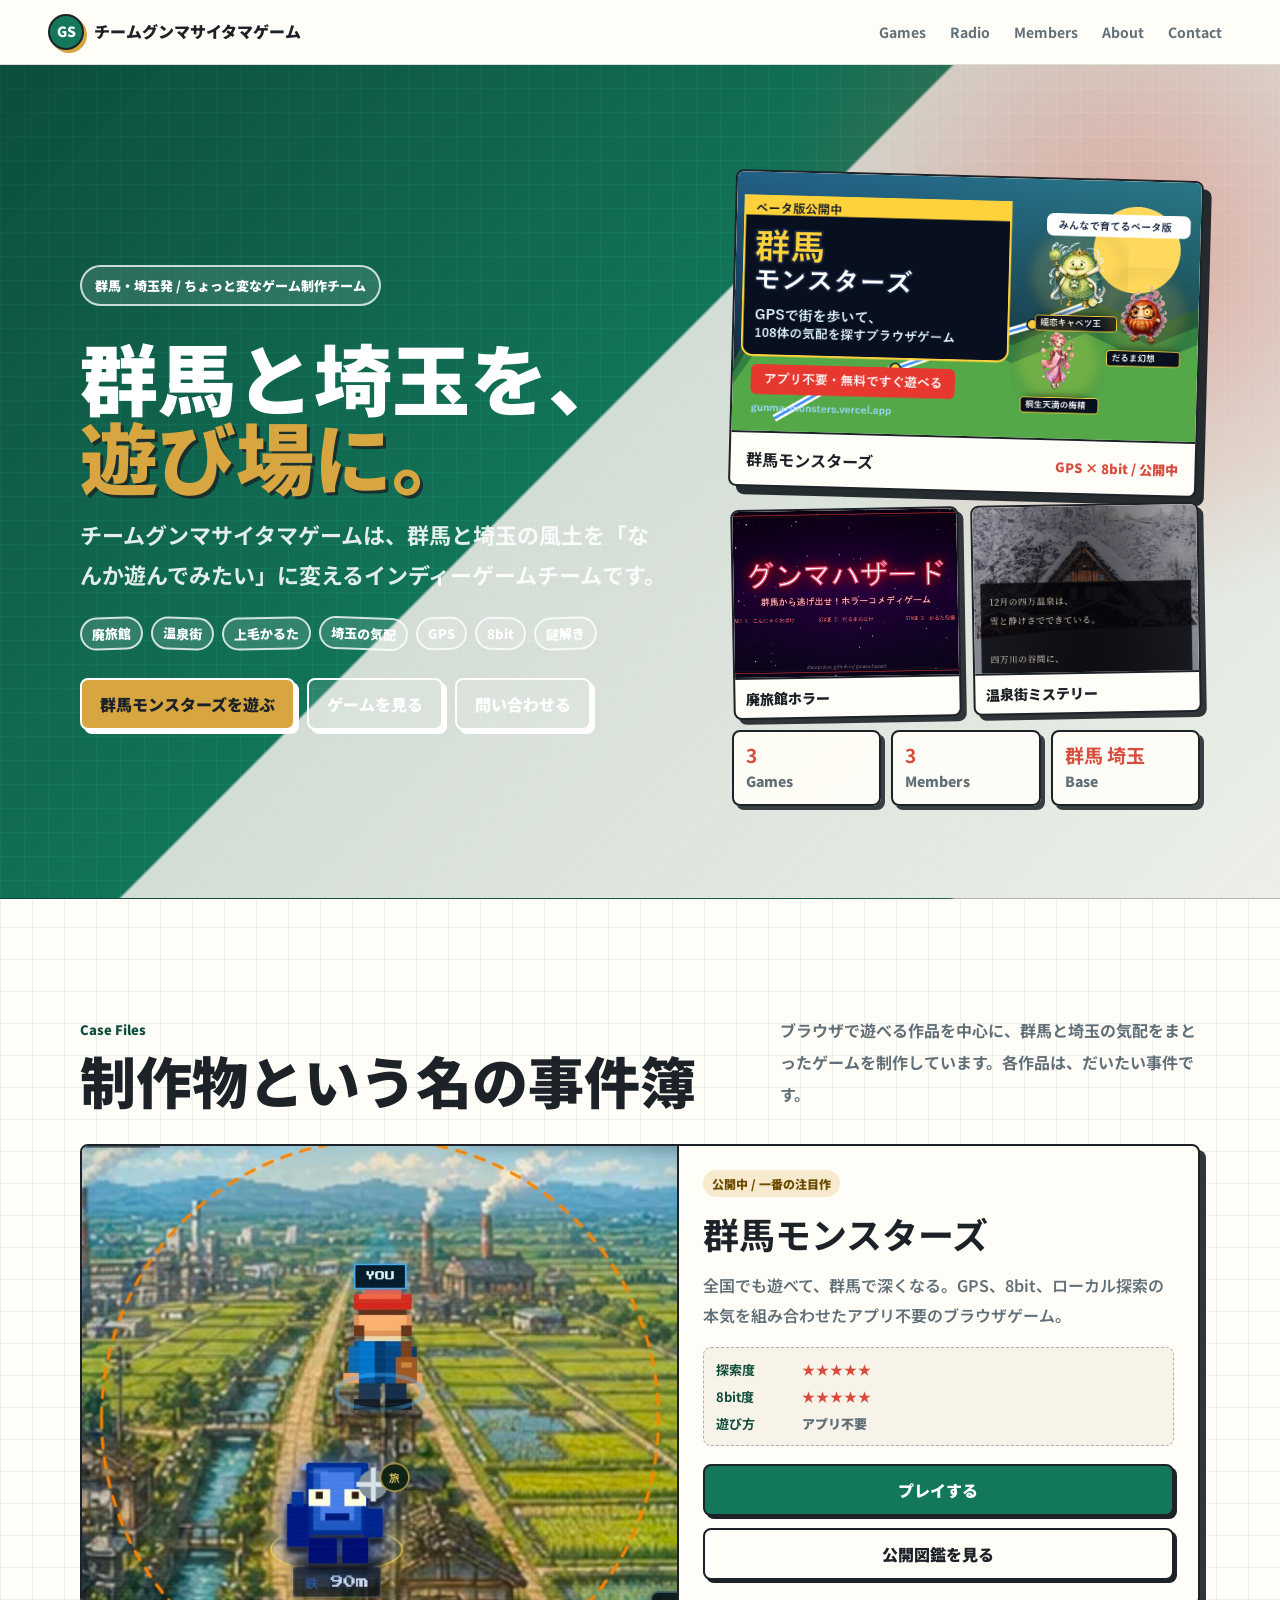
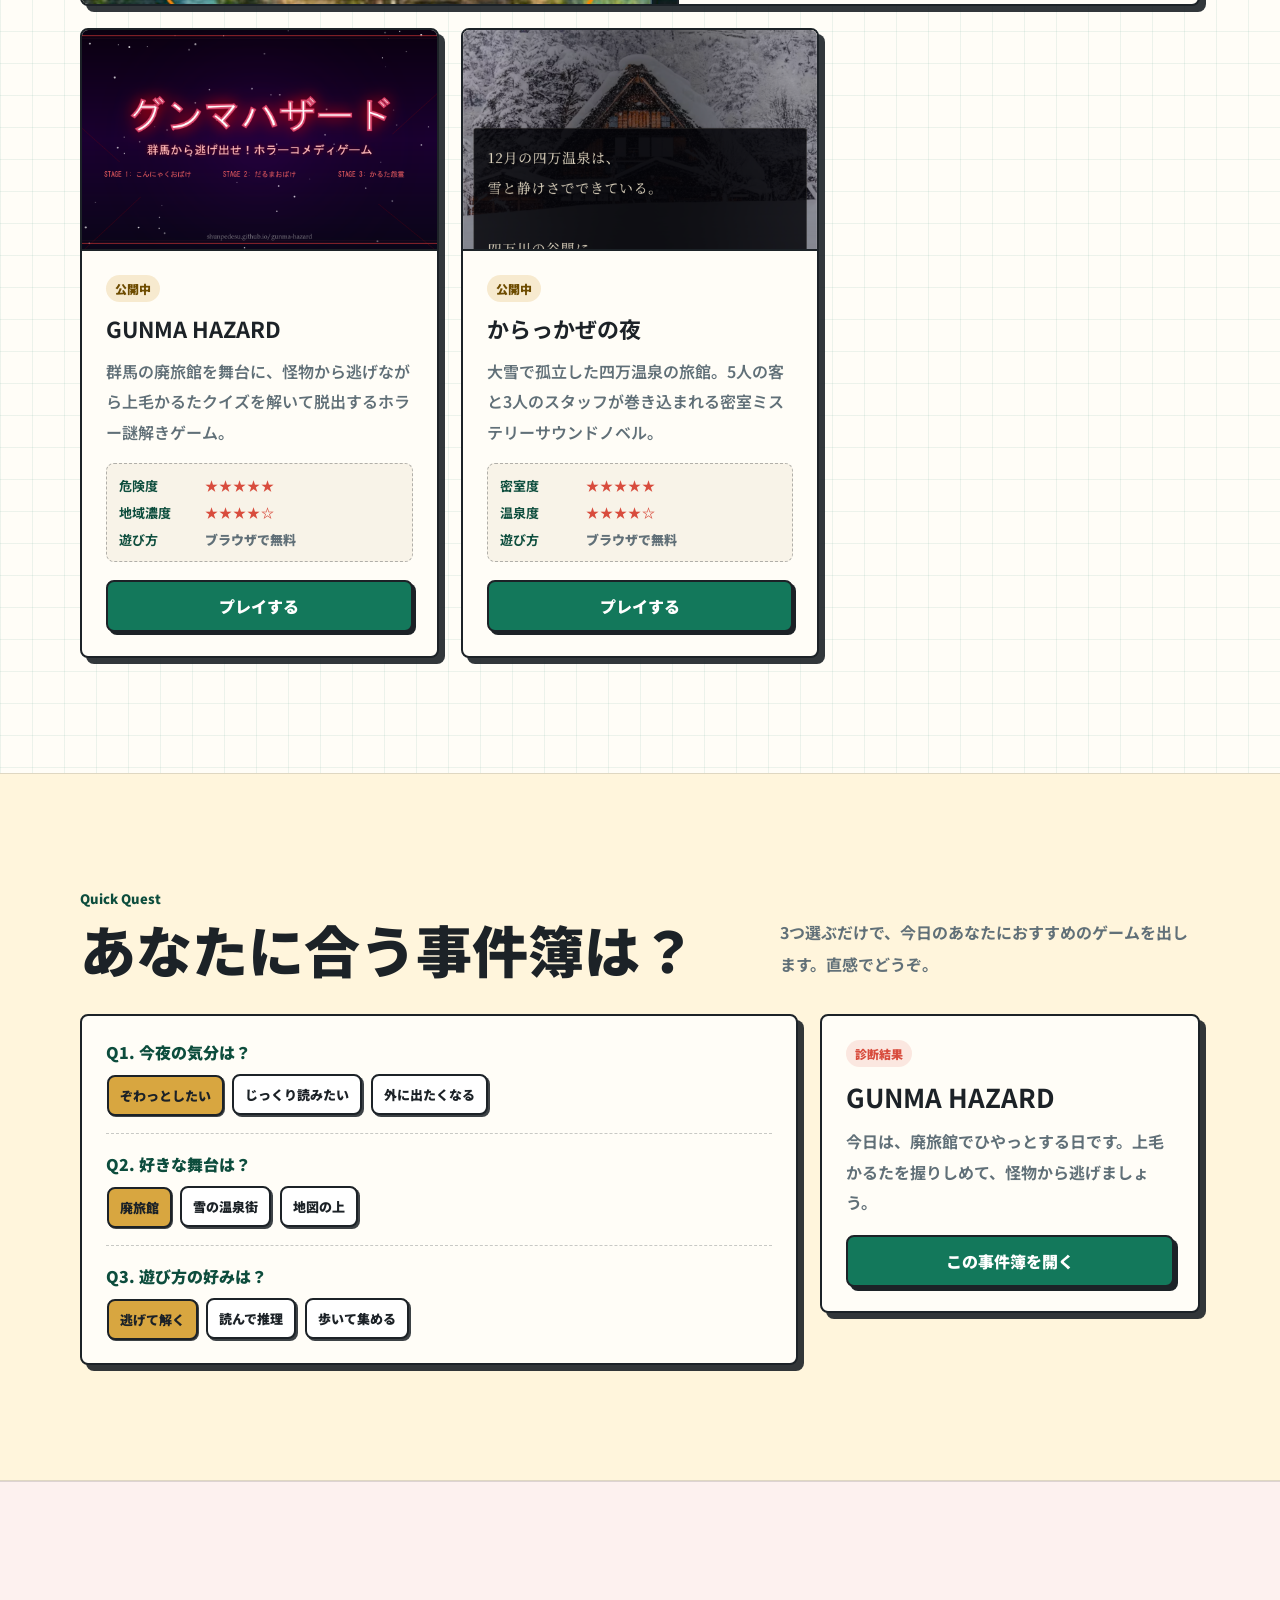
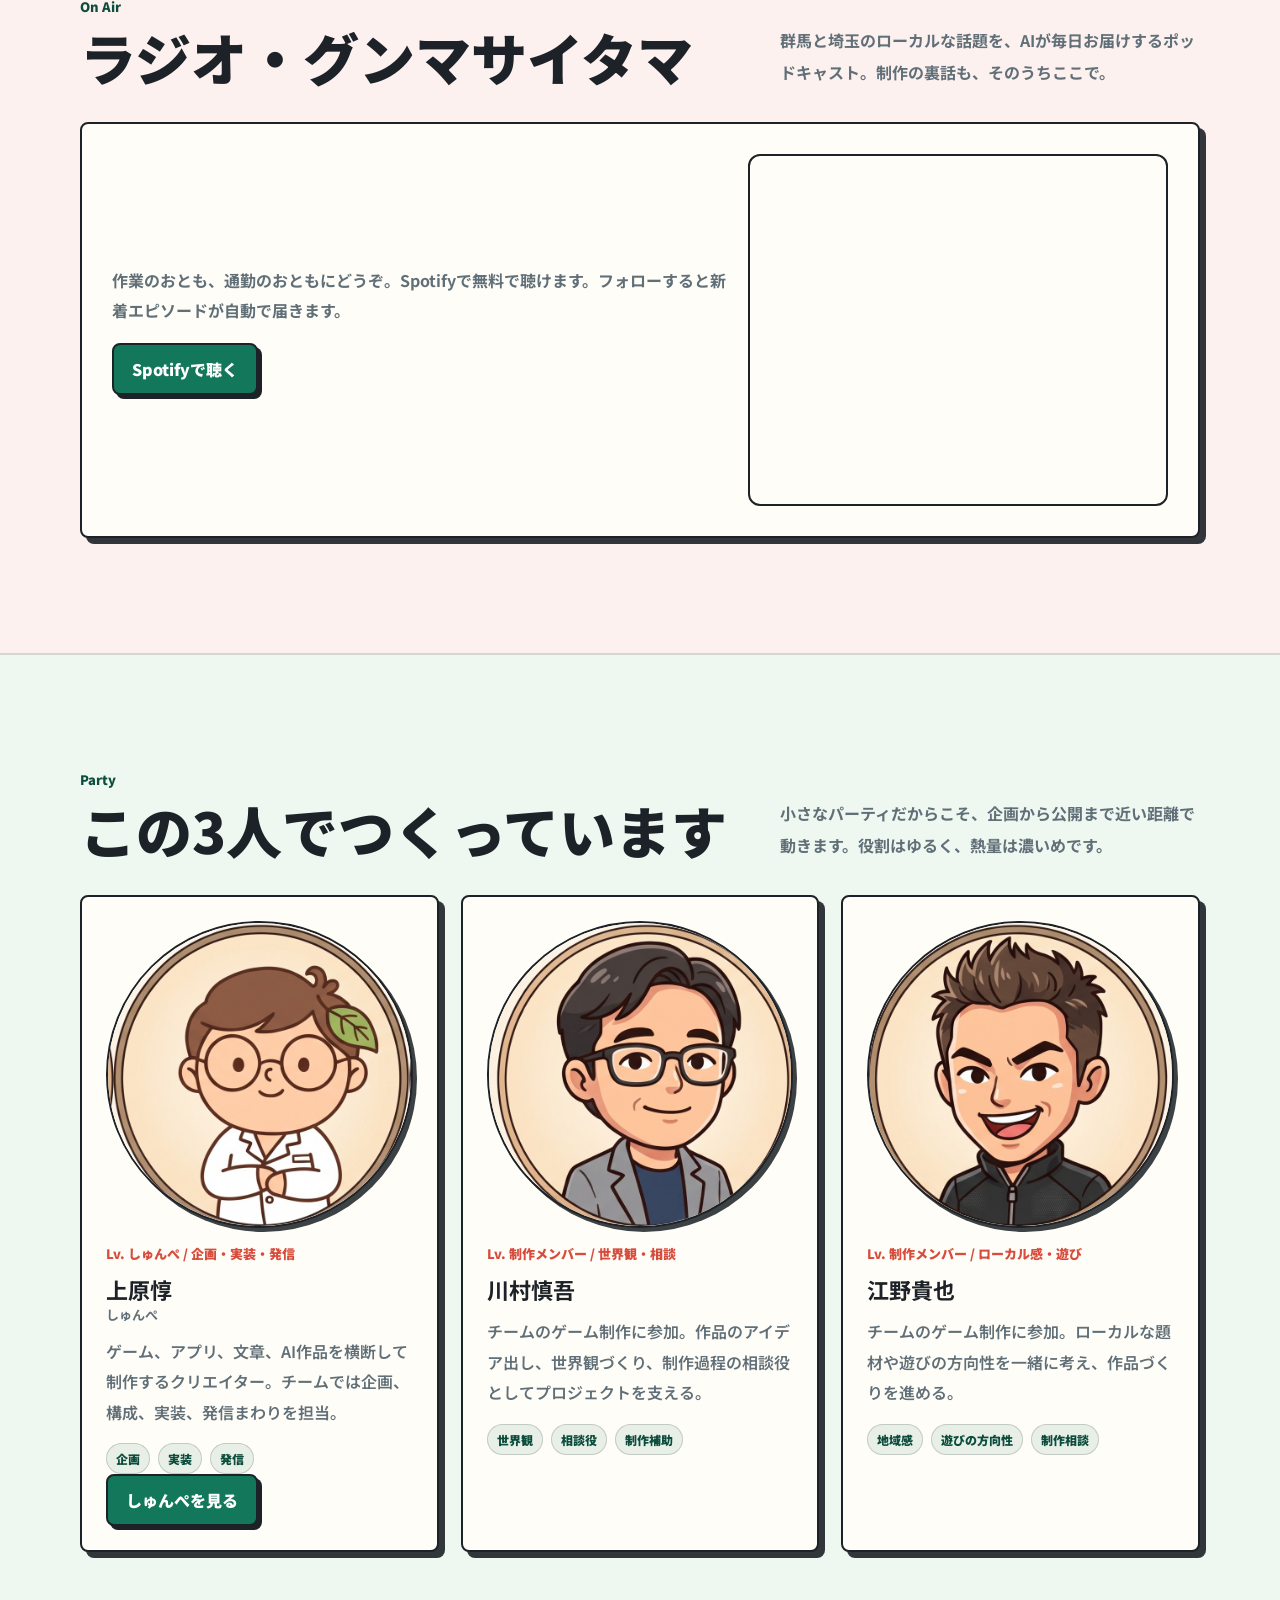
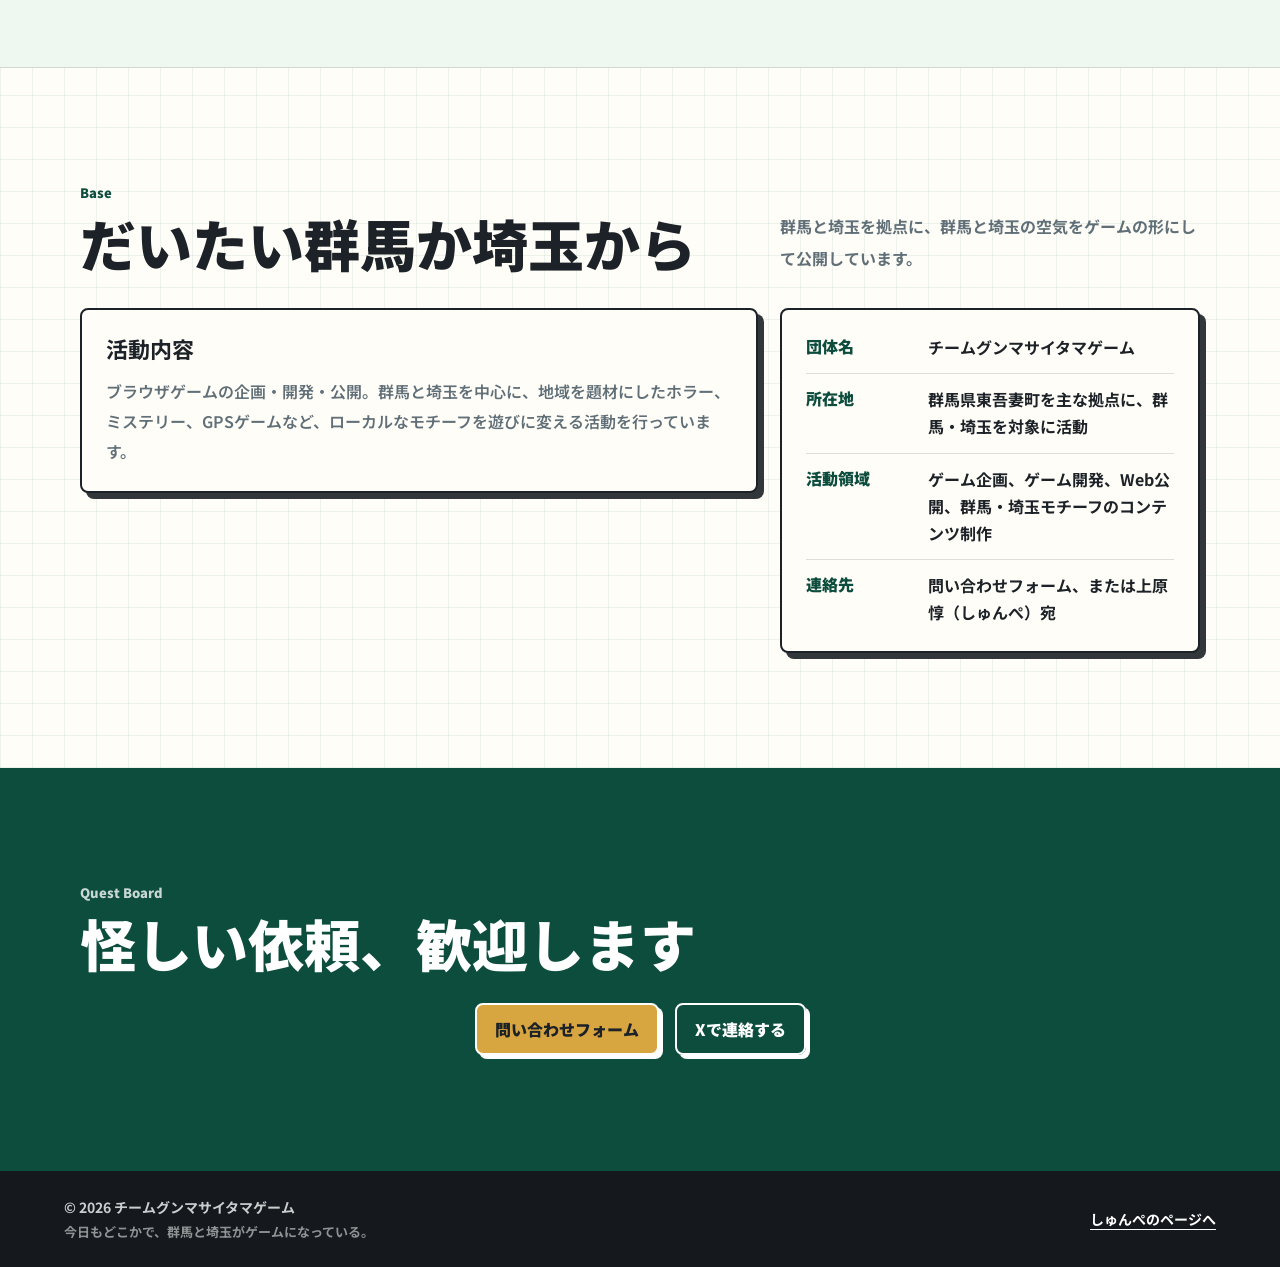
<file: team-gunma-saitama-game/index.html>
<!DOCTYPE html>
<html lang="ja">
<head>
  <meta charset="UTF-8" />
  <meta name="viewport" content="width=device-width, initial-scale=1.0" />
  <title>チームグンマサイタマゲーム | 群馬と埼玉を、遊び場に。</title>
  <meta name="description" content="群馬と埼玉の風土を、なんか遊んでみたいゲームに変えるインディーゲームチーム。" />
  <meta property="og:type" content="website" />
  <meta property="og:site_name" content="チームグンマサイタマゲーム" />
  <meta property="og:locale" content="ja_JP" />
  <meta property="og:title" content="チームグンマサイタマゲーム | 群馬と埼玉を、遊び場に。" />
  <meta property="og:description" content="群馬と埼玉の風土を、なんか遊んでみたいゲームに変えるインディーゲームチーム。" />
  <meta property="og:url" content="https://shunpedesu.github.io/team-gunma-saitama-game/" />
  <meta property="og:image" content="https://shunpedesu.github.io/team-gunma-saitama-game/ogp.png" />
  <meta property="og:image:width" content="1200" />
  <meta property="og:image:height" content="630" />
  <meta name="twitter:card" content="summary_large_image" />
  <meta name="twitter:title" content="チームグンマサイタマゲーム | 群馬と埼玉を、遊び場に。" />
  <meta name="twitter:description" content="群馬と埼玉の風土を、なんか遊んでみたいゲームに変えるインディーゲームチーム。" />
  <meta name="twitter:image" content="https://shunpedesu.github.io/team-gunma-saitama-game/ogp.png" />
  <link rel="canonical" href="https://shunpedesu.github.io/team-gunma-saitama-game/" />
  <link rel="preconnect" href="https://fonts.googleapis.com" />
  <link rel="preconnect" href="https://fonts.gstatic.com" crossorigin />
  <link href="https://fonts.googleapis.com/css2?family=Noto+Sans+JP:wght@400;500;700;900&display=swap" rel="stylesheet" />
  <style>
    :root {
      --ink: #1c2227;
      --muted: #617078;
      --paper: #fffdf7;
      --cream: #f5efe2;
      --green: #13785b;
      --green-dark: #0d4d3d;
      --red: #d84c3d;
      --gold: #d8a640;
      --line: rgba(28, 34, 39, .14);
      --shadow: 0 18px 48px rgba(33, 48, 54, .14);
      --radius: 8px;
    }

    * {
      box-sizing: border-box;
    }

    html {
      scroll-behavior: smooth;
    }

    body {
      margin: 0;
      color: var(--ink);
      font-family: "Noto Sans JP", system-ui, sans-serif;
      background:
        linear-gradient(90deg, rgba(19, 120, 91, .08) 1px, transparent 1px),
        linear-gradient(0deg, rgba(19, 120, 91, .08) 1px, transparent 1px),
        var(--paper);
      background-size: 32px 32px;
      letter-spacing: 0;
    }

    a {
      color: inherit;
      text-decoration: none;
    }

    img {
      display: block;
      max-width: 100%;
    }

    .site-header {
      position: sticky;
      top: 0;
      z-index: 20;
      display: flex;
      align-items: center;
      justify-content: space-between;
      gap: 20px;
      padding: 14px clamp(18px, 4vw, 48px);
      border-bottom: 1px solid var(--line);
      background: rgba(255, 253, 247, .92);
      backdrop-filter: blur(14px);
    }

    .brand {
      display: inline-flex;
      align-items: center;
      gap: 10px;
      font-weight: 900;
      line-height: 1.1;
    }

    .brand__mark {
      display: grid;
      place-items: center;
      width: 36px;
      height: 36px;
      color: #fff;
      background: var(--green);
      border: 2px solid var(--ink);
      border-radius: 50%;
      box-shadow: 3px 3px 0 var(--gold);
      font-size: 14px;
    }

    .site-nav {
      display: flex;
      align-items: center;
      gap: 4px;
      color: var(--muted);
      font-size: 14px;
      font-weight: 700;
    }

    .site-nav a {
      padding: 8px 10px;
      border-radius: 999px;
    }

    .site-nav a:hover {
      color: var(--ink);
      background: rgba(19, 120, 91, .1);
    }

    .hero {
      min-height: calc(100vh - 66px);
      display: grid;
      align-items: center;
      position: relative;
      overflow: hidden;
      padding: clamp(44px, 6vw, 78px) clamp(18px, 5vw, 72px) clamp(36px, 5vw, 58px);
      background:
        radial-gradient(circle at 88% 22%, rgba(216, 76, 61, .38), transparent 28%),
        linear-gradient(135deg, rgba(13, 77, 61, .98) 0%, rgba(19, 120, 91, .9) 45%, rgba(255, 253, 247, .82) 45.2%, rgba(255, 253, 247, .92) 100%),
        var(--green-dark);
      border-bottom: 1px solid var(--line);
    }

    .hero::before {
      content: "";
      position: absolute;
      inset: 0;
      pointer-events: none;
      background:
        linear-gradient(90deg, rgba(255,255,255,.08) 1px, transparent 1px),
        linear-gradient(0deg, rgba(255,255,255,.08) 1px, transparent 1px);
      background-size: 24px 24px;
      mix-blend-mode: overlay;
    }

    .hero__inner {
      position: relative;
      z-index: 1;
      width: min(100%, 1120px);
      margin: 0 auto;
      display: grid;
      grid-template-columns: minmax(0, 590px) minmax(360px, 1fr);
      gap: clamp(24px, 5vw, 62px);
      align-items: center;
    }

    .hero__copy {
      color: #fff;
    }

    .eyebrow {
      display: inline-flex;
      align-items: center;
      width: fit-content;
      padding: 9px 13px;
      border: 2px solid rgba(255, 255, 255, .75);
      border-radius: 999px;
      background: rgba(255, 255, 255, .12);
      color: #fff;
      font-size: 13px;
      font-weight: 900;
    }

    h1 {
      margin: 18px 0 18px;
      max-width: 820px;
      font-size: clamp(44px, 6.6vw, 78px);
      line-height: 1.02;
      font-weight: 900;
      text-wrap: balance;
    }

    .hero__accent {
      color: var(--gold);
      text-shadow: 3px 3px 0 rgba(28, 34, 39, .8);
    }

    .hero__line {
      white-space: nowrap;
    }

    .hero__lead {
      max-width: 640px;
      margin: 0;
      color: rgba(255, 255, 255, .88);
      font-size: clamp(17px, 2vw, 22px);
      line-height: 1.85;
      font-weight: 700;
    }

    .hero__actions {
      display: flex;
      flex-wrap: wrap;
      gap: 12px;
      margin-top: 28px;
    }

    .keyword-cloud {
      display: flex;
      flex-wrap: wrap;
      gap: 8px;
      margin-top: 22px;
      max-width: 620px;
    }

    .keyword-cloud span {
      display: inline-flex;
      align-items: center;
      min-height: 30px;
      padding: 5px 10px;
      border: 2px solid rgba(255, 255, 255, .78);
      border-radius: 999px;
      background: rgba(255, 255, 255, .14);
      color: #fff;
      font-size: 13px;
      font-weight: 900;
      transform: rotate(var(--tilt, 0deg));
    }

    .hero__copy .button {
      background: var(--gold);
      color: var(--ink);
      border-color: #fff;
      box-shadow: 4px 4px 0 #fff;
    }

    .hero__copy .button--ghost {
      background: rgba(255, 255, 255, .12);
      color: #fff;
    }

    .button {
      display: inline-flex;
      align-items: center;
      justify-content: center;
      min-height: 48px;
      padding: 12px 18px;
      border: 2px solid var(--ink);
      border-radius: var(--radius);
      background: var(--green);
      color: #fff;
      box-shadow: 4px 4px 0 var(--ink);
      font-weight: 900;
      transition: transform .18s ease, box-shadow .18s ease;
    }

    .button:hover {
      transform: translate(2px, 2px);
      box-shadow: 2px 2px 0 var(--ink);
    }

    .button--ghost {
      background: var(--paper);
      color: var(--ink);
    }

    .hero__stage {
      display: grid;
      gap: 14px;
    }

    .hero-card {
      position: relative;
      border: 2px solid var(--ink);
      border-radius: var(--radius);
      background: var(--paper);
      box-shadow: 8px 8px 0 rgba(28, 34, 39, .95);
      overflow: hidden;
      transform: rotate(1.5deg);
    }

    .hero-card__image {
      width: 100%;
      aspect-ratio: 16 / 9;
      object-fit: cover;
      border-bottom: 2px solid var(--ink);
    }

    .hero-card__body {
      display: flex;
      align-items: center;
      justify-content: space-between;
      gap: 14px;
      padding: 14px 16px;
      font-weight: 900;
    }

    .hero-card__body span {
      color: var(--red);
      font-size: 13px;
      white-space: nowrap;
    }

    .hero-mini-grid {
      display: grid;
      grid-template-columns: 1fr 1fr;
      gap: 12px;
      transform: rotate(-1deg);
    }

    .hero-mini {
      border: 2px solid var(--ink);
      border-radius: var(--radius);
      background: var(--paper);
      box-shadow: 5px 5px 0 rgba(28, 34, 39, .9);
      overflow: hidden;
    }

    .hero-mini img {
      width: 100%;
      aspect-ratio: 4 / 3;
      object-fit: cover;
      border-bottom: 2px solid var(--ink);
    }

    .hero-mini span {
      display: block;
      padding: 9px 10px;
      font-size: 14px;
      font-weight: 900;
    }

    .stat-row {
      display: grid;
      grid-template-columns: repeat(3, minmax(0, 1fr));
      gap: 10px;
    }

    .stat {
      padding: 13px 12px;
      border: 2px solid var(--ink);
      border-radius: var(--radius);
      background: rgba(255, 253, 247, .94);
      box-shadow: 4px 4px 0 rgba(28, 34, 39, .86);
    }

    .stat strong {
      display: block;
      color: var(--red);
      font-size: 19px;
      line-height: 1.1;
    }

    .stat span {
      display: block;
      margin-top: 5px;
      color: var(--muted);
      font-size: 14px;
      font-weight: 900;
    }

    main section {
      padding: clamp(68px, 9vw, 118px) clamp(18px, 5vw, 72px);
    }

    .section-inner {
      width: min(100%, 1120px);
      margin: 0 auto;
    }

    .section-head {
      display: grid;
      grid-template-columns: minmax(0, 1fr) minmax(260px, 420px);
      gap: 34px;
      align-items: end;
      margin-bottom: 34px;
    }

    .section-kicker {
      margin: 0 0 10px;
      color: var(--green-dark);
      font-size: 13px;
      font-weight: 900;
    }

    h2 {
      margin: 0;
      font-size: clamp(30px, 5vw, 56px);
      line-height: 1.1;
      font-weight: 900;
      text-wrap: balance;
    }

    .section-copy {
      margin: 0;
      color: var(--muted);
      line-height: 2;
      font-weight: 700;
    }

    .games {
      display: grid;
      grid-template-columns: repeat(3, minmax(0, 1fr));
      gap: 22px;
    }

    .game-card,
    .member-card,
    .info-panel {
      border: 2px solid var(--ink);
      border-radius: var(--radius);
      background: var(--paper);
      box-shadow: 6px 6px 0 rgba(28, 34, 39, .9);
      overflow: hidden;
    }

    .game-card__image {
      aspect-ratio: 16 / 10;
      width: 100%;
      object-fit: cover;
      border-bottom: 2px solid var(--ink);
      background: var(--cream);
    }

    .game-card__body,
    .member-card,
    .info-panel {
      padding: clamp(18px, 2.4vw, 24px);
    }

    .tag {
      display: inline-flex;
      width: fit-content;
      margin-bottom: 12px;
      padding: 5px 9px;
      border-radius: 999px;
      background: rgba(216, 166, 64, .22);
      color: #6e4c00;
      font-size: 12px;
      font-weight: 900;
    }

    .case-file {
      display: grid;
      gap: 8px;
      margin-top: 16px;
      padding: 12px;
      border: 1px dashed rgba(28, 34, 39, .32);
      border-radius: var(--radius);
      background: rgba(245, 239, 226, .72);
    }

    .case-file__row {
      display: grid;
      grid-template-columns: 76px minmax(0, 1fr);
      gap: 10px;
      align-items: center;
      color: var(--muted);
      font-size: 13px;
      font-weight: 900;
    }

    .case-file__row strong {
      color: var(--green-dark);
    }

    .meter {
      color: var(--red);
      letter-spacing: 1px;
      white-space: nowrap;
    }

    h3 {
      margin: 0 0 12px;
      font-size: 22px;
      line-height: 1.35;
    }

    .game-card p,
    .member-card p,
    .info-panel p {
      margin: 0;
      color: var(--muted);
      line-height: 1.9;
      font-weight: 600;
    }

    .game-card .button {
      margin-top: 18px;
      width: 100%;
      box-shadow: 3px 3px 0 var(--ink);
    }

    .game-card--featured {
      grid-column: 1 / -1;
      display: grid;
      grid-template-columns: minmax(0, 1.15fr) minmax(0, 1fr);
    }

    .game-card--featured .game-card__image {
      height: 100%;
      aspect-ratio: auto;
      border-bottom: 0;
      border-right: 2px solid var(--ink);
    }

    .game-card--featured h3 {
      font-size: clamp(26px, 3.4vw, 36px);
    }

    .game-card .button + .button {
      margin-top: 12px;
    }

    .diagnosis {
      background: #fff5dc;
      border-block: 1px solid var(--line);
    }

    .diagnosis-panel {
      display: grid;
      grid-template-columns: minmax(0, 1fr) minmax(280px, 380px);
      gap: 22px;
      align-items: start;
    }

    .quiz-box,
    .result-box {
      border: 2px solid var(--ink);
      border-radius: var(--radius);
      background: var(--paper);
      box-shadow: 6px 6px 0 rgba(28, 34, 39, .9);
      padding: clamp(18px, 2.4vw, 24px);
    }

    .quiz-step + .quiz-step {
      margin-top: 18px;
      padding-top: 18px;
      border-top: 1px dashed rgba(28, 34, 39, .24);
    }

    .quiz-step p {
      margin: 0 0 10px;
      color: var(--green-dark);
      font-weight: 900;
    }

    .quiz-options {
      display: flex;
      flex-wrap: wrap;
      gap: 9px;
    }

    .quiz-option {
      min-height: 40px;
      padding: 9px 11px;
      border: 2px solid var(--ink);
      border-radius: var(--radius);
      background: #fff;
      color: var(--ink);
      font: inherit;
      font-size: 13px;
      font-weight: 900;
      cursor: pointer;
      box-shadow: 2px 2px 0 rgba(28, 34, 39, .85);
    }

    .quiz-option.is-selected {
      background: var(--gold);
      color: var(--ink);
      transform: translate(1px, 1px);
      box-shadow: 1px 1px 0 rgba(28, 34, 39, .85);
    }

    .result-box {
      position: sticky;
      top: 84px;
    }

    .result-box__label {
      display: inline-flex;
      margin-bottom: 12px;
      padding: 5px 9px;
      border-radius: 999px;
      background: rgba(216, 76, 61, .12);
      color: var(--red);
      font-size: 12px;
      font-weight: 900;
    }

    .result-box h3 {
      font-size: 26px;
    }

    .result-box p {
      margin: 0;
      color: var(--muted);
      line-height: 1.9;
      font-weight: 700;
    }

    .result-box .button {
      width: 100%;
      margin-top: 18px;
    }

    .radio {
      background: #fdf1ef;
      border-block: 1px solid var(--line);
    }

    .radio-panel {
      display: grid;
      grid-template-columns: minmax(0, 1fr) minmax(300px, 420px);
      gap: 22px;
      align-items: center;
      padding: clamp(20px, 3vw, 30px);
      border: 2px solid var(--ink);
      border-radius: var(--radius);
      background: var(--paper);
      box-shadow: 6px 6px 0 rgba(28, 34, 39, .9);
    }

    .radio-panel__copy p {
      margin: 0 0 18px;
      color: var(--muted);
      line-height: 1.9;
      font-weight: 700;
    }

    .radio-panel__player {
      width: 100%;
      border: 2px solid var(--ink);
      border-radius: 12px;
    }

    .members {
      background: #eef7f0;
      border-block: 1px solid var(--line);
    }

    .member-grid {
      display: grid;
      grid-template-columns: repeat(3, minmax(0, 1fr));
      gap: 22px;
    }

    .member-card__role {
      margin-bottom: 12px;
      color: var(--red);
      font-size: 13px;
      font-weight: 900;
    }

    .member-portrait {
      width: 100%;
      aspect-ratio: 1;
      margin-bottom: 16px;
      border: 2px solid var(--ink);
      border-radius: 50%;
      background: var(--cream);
      box-shadow: 4px 4px 0 rgba(28, 34, 39, .86);
      object-fit: cover;
    }

    .member-card h3 {
      display: flex;
      flex-direction: column;
      gap: 2px;
    }

    .member-card small {
      color: var(--muted);
      font-size: 13px;
      font-weight: 700;
    }

    .member-loadout {
      display: flex;
      flex-wrap: wrap;
      gap: 8px;
      margin-top: 16px;
    }

    .member-loadout span {
      padding: 6px 9px;
      border: 1px solid rgba(28, 34, 39, .18);
      border-radius: 999px;
      background: rgba(19, 120, 91, .1);
      color: var(--green-dark);
      font-size: 12px;
      font-weight: 900;
    }

    .about-grid {
      display: grid;
      grid-template-columns: minmax(0, 1fr) minmax(300px, 420px);
      gap: 22px;
      align-items: start;
    }

    .info-list {
      display: grid;
      gap: 12px;
      margin: 0;
    }

    .info-row {
      display: grid;
      grid-template-columns: 108px minmax(0, 1fr);
      gap: 14px;
      padding-bottom: 12px;
      border-bottom: 1px solid var(--line);
    }

    .info-row:last-child {
      padding-bottom: 0;
      border-bottom: 0;
    }

    .info-row dt {
      color: var(--green-dark);
      font-weight: 900;
    }

    .info-row dd {
      margin: 0;
      color: var(--ink);
      font-weight: 700;
      line-height: 1.7;
    }

    .contact {
      background: var(--green-dark);
      color: #fff;
    }

    .contact .section-kicker,
    .contact .section-copy {
      color: rgba(255, 255, 255, .78);
    }

    .contact h2 {
      color: #fff;
    }

    .contact-cta {
      margin-top: 30px;
      display: flex;
      justify-content: center;
      flex-wrap: wrap;
      gap: 16px;
    }

    .contact .button {
      background: var(--gold);
      color: var(--ink);
      border-color: #fff;
      box-shadow: 4px 4px 0 #fff;
      white-space: nowrap;
    }

    .contact .button--ghost {
      background: transparent;
      color: #fff;
      border-color: #fff;
      box-shadow: 4px 4px 0 #fff;
    }

    .footer {
      display: flex;
      align-items: center;
      justify-content: space-between;
      gap: 16px;
      padding: 26px clamp(18px, 5vw, 72px);
      background: #15191d;
      color: rgba(255, 255, 255, .78);
      font-size: 14px;
      font-weight: 700;
    }

    .footer__copy {
      display: grid;
      gap: 5px;
    }

    .footer__tagline {
      color: rgba(255, 255, 255, .52);
      font-size: 13px;
    }

    .footer a {
      color: #fff;
      text-decoration: underline;
      text-underline-offset: 4px;
    }

    @media (max-width: 900px) {
      .site-header {
        align-items: flex-start;
        flex-direction: column;
      }

      .site-nav {
        width: 100%;
        overflow-x: auto;
        padding-bottom: 2px;
      }

      .hero {
        min-height: auto;
        background:
          linear-gradient(180deg, rgba(13, 77, 61, .98) 0%, rgba(19, 120, 91, .92) 62%, rgba(255, 253, 247, .9) 62.2%, rgba(255, 253, 247, .96) 100%);
      }

      .hero__inner,
      .section-head,
      .about-grid,
      .diagnosis-panel,
      .radio-panel {
        grid-template-columns: 1fr;
      }

      .hero__stage {
        margin-top: 10px;
      }

      .games,
      .member-grid,
      .game-card--featured {
        grid-template-columns: 1fr;
      }

      .game-card--featured .game-card__image {
        height: auto;
        aspect-ratio: 16 / 10;
        border-right: 0;
        border-bottom: 2px solid var(--ink);
      }

      .contact-cta .button {
        width: 100%;
      }
    }

    @media (max-width: 560px) {
      .brand {
        font-size: 15px;
      }

      .site-nav a {
        flex: 0 0 auto;
      }

      .hero {
        padding-top: 34px;
      }

      main section {
        padding-top: 46px;
        padding-bottom: 54px;
      }

      h1 {
        font-size: clamp(35px, 10.4vw, 42px);
        line-height: 1.08;
      }

      .hero__lead {
        font-size: 16px;
        line-height: 1.7;
      }

      .keyword-cloud,
      .case-file,
      .member-loadout {
        display: none;
      }

      .section-head {
        gap: 14px;
        margin-bottom: 22px;
      }

      .games,
      .member-grid {
        gap: 16px;
      }

      .game-card__body,
      .member-card,
      .quiz-box,
      .result-box,
      .info-panel {
        padding: 16px;
      }

      .result-box {
        position: static;
      }

      .quiz-options {
        display: grid;
      }

      .member-card {
        display: grid;
        grid-template-columns: 92px minmax(0, 1fr);
        column-gap: 14px;
        align-items: start;
      }

      .member-portrait {
        grid-row: span 4;
        margin-bottom: 0;
      }

      .hero__actions {
        display: grid;
      }

      .button {
        width: 100%;
      }

      .stat-row {
        grid-template-columns: repeat(3, minmax(0, 1fr));
      }

      .hero-mini-grid {
        display: none;
      }

      .stat {
        padding: 10px 8px;
      }

      .stat strong {
        font-size: 16px;
      }

      .stat span {
        font-size: 11px;
      }

      .hero-card {
        transform: none;
      }

      .info-row {
        grid-template-columns: 1fr;
        gap: 4px;
      }

      .footer {
        align-items: flex-start;
        flex-direction: column;
      }
    }
  </style>
</head>
<body>
  <header class="site-header">
    <a class="brand" href="#top" aria-label="トップへ戻る">
      <span class="brand__mark">GS</span>
      <span>チームグンマサイタマゲーム</span>
    </a>
    <nav class="site-nav" aria-label="ページ内リンク">
      <a href="#games">Games</a>
      <a href="#radio">Radio</a>
      <a href="#members">Members</a>
      <a href="#about">About</a>
      <a href="#contact">Contact</a>
    </nav>
  </header>

  <main id="top">
    <section class="hero" aria-label="チーム紹介">
      <div class="hero__inner">
        <div class="hero__copy">
          <p class="eyebrow">群馬・埼玉発 / ちょっと変なゲーム制作チーム</p>
          <h1><span class="hero__line">群馬と埼玉を、</span><br><span class="hero__accent">遊び場に。</span></h1>
          <p class="hero__lead">チームグンマサイタマゲームは、群馬と埼玉の風土を「なんか遊んでみたい」に変えるインディーゲームチームです。</p>
          <div class="keyword-cloud" aria-label="制作テーマ">
            <span style="--tilt:-2deg">廃旅館</span>
            <span style="--tilt:1.5deg">温泉街</span>
            <span style="--tilt:-1deg">上毛かるた</span>
            <span style="--tilt:2deg">埼玉の気配</span>
            <span style="--tilt:-1.5deg">GPS</span>
            <span style="--tilt:1deg">8bit</span>
            <span style="--tilt:-2deg">謎解き</span>
          </div>
          <div class="hero__actions">
            <a class="button" href="https://gunma-monsters.vercel.app/lp.html" target="_blank" rel="noopener noreferrer">群馬モンスターズを遊ぶ</a>
            <a class="button button--ghost" href="#games">ゲームを見る</a>
            <a class="button button--ghost" href="#contact">問い合わせる</a>
          </div>
        </div>
        <div class="hero__stage" aria-label="代表作">
          <article class="hero-card">
            <img class="hero-card__image" src="https://shunpedesu.github.io/img/gunma-monsters.png" alt="群馬モンスターズ キービジュアル" />
            <div class="hero-card__body">
              <strong>群馬モンスターズ</strong>
              <span>GPS × 8bit / 公開中</span>
            </div>
          </article>
          <div class="hero-mini-grid">
            <article class="hero-mini">
              <img src="https://shunpedesu.github.io/img/gunma-hazard.png" alt="GUNMA HAZARD キービジュアル" />
              <span>廃旅館ホラー</span>
            </article>
            <article class="hero-mini">
              <img src="https://shunpedesu.github.io/img/karakkaze.png" alt="からっかぜの夜 スクリーンショット" />
              <span>温泉街ミステリー</span>
            </article>
          </div>
          <div class="stat-row" aria-label="活動概要">
            <div class="stat">
              <strong>3</strong>
              <span>Games</span>
            </div>
            <div class="stat">
              <strong>3</strong>
              <span>Members</span>
            </div>
            <div class="stat">
              <strong>群馬 埼玉</strong>
              <span>Base</span>
            </div>
          </div>
        </div>
      </div>
    </section>

    <section id="games" aria-label="開発したゲーム">
      <div class="section-inner">
        <header class="section-head">
          <div>
            <p class="section-kicker">Case Files</p>
            <h2>制作物という名の事件簿</h2>
          </div>
          <p class="section-copy">ブラウザで遊べる作品を中心に、群馬と埼玉の気配をまとったゲームを制作しています。各作品は、だいたい事件です。</p>
        </header>

        <div class="games">
          <article class="game-card game-card--featured">
            <img class="game-card__image" src="https://shunpedesu.github.io/img/gunma-monsters-play.jpg" alt="群馬モンスターズ プレイ画面" />
            <div class="game-card__body">
              <span class="tag">公開中 / 一番の注目作</span>
              <h3>群馬モンスターズ</h3>
              <p>全国でも遊べて、群馬で深くなる。GPS、8bit、ローカル探索の本気を組み合わせたアプリ不要のブラウザゲーム。</p>
              <div class="case-file" aria-label="群馬モンスターズ 指標">
                <div class="case-file__row"><strong>探索度</strong><span class="meter">★★★★★</span></div>
                <div class="case-file__row"><strong>8bit度</strong><span class="meter">★★★★★</span></div>
                <div class="case-file__row"><strong>遊び方</strong><span>アプリ不要</span></div>
              </div>
              <a class="button" href="https://gunma-monsters.vercel.app/lp.html" target="_blank" rel="noopener noreferrer">プレイする</a>
              <a class="button button--ghost" href="https://gunma-monsters.vercel.app/dex/" target="_blank" rel="noopener noreferrer">公開図鑑を見る</a>
            </div>
          </article>

          <article class="game-card">
            <img class="game-card__image" src="https://shunpedesu.github.io/img/gunma-hazard.png" alt="GUNMA HAZARD キービジュアル" />
            <div class="game-card__body">
              <span class="tag">公開中</span>
              <h3>GUNMA HAZARD</h3>
              <p>群馬の廃旅館を舞台に、怪物から逃げながら上毛かるたクイズを解いて脱出するホラー謎解きゲーム。</p>
              <div class="case-file" aria-label="GUNMA HAZARD 指標">
                <div class="case-file__row"><strong>危険度</strong><span class="meter">★★★★★</span></div>
                <div class="case-file__row"><strong>地域濃度</strong><span class="meter">★★★★☆</span></div>
                <div class="case-file__row"><strong>遊び方</strong><span>ブラウザで無料</span></div>
              </div>
              <a class="button" href="https://shunpedesu.github.io/gunma-hazard/lp/" target="_blank" rel="noopener noreferrer">プレイする</a>
            </div>
          </article>

          <article class="game-card">
            <img class="game-card__image" src="https://shunpedesu.github.io/img/karakkaze.png" alt="からっかぜの夜 スクリーンショット" />
            <div class="game-card__body">
              <span class="tag">公開中</span>
              <h3>からっかぜの夜</h3>
              <p>大雪で孤立した四万温泉の旅館。5人の客と3人のスタッフが巻き込まれる密室ミステリーサウンドノベル。</p>
              <div class="case-file" aria-label="からっかぜの夜 指標">
                <div class="case-file__row"><strong>密室度</strong><span class="meter">★★★★★</span></div>
                <div class="case-file__row"><strong>温泉度</strong><span class="meter">★★★★☆</span></div>
                <div class="case-file__row"><strong>遊び方</strong><span>ブラウザで無料</span></div>
              </div>
              <a class="button" href="https://shunpedesu.github.io/karakkaze-lp/" target="_blank" rel="noopener noreferrer">プレイする</a>
            </div>
          </article>

        </div>
      </div>
    </section>

    <section id="diagnosis" class="diagnosis" aria-label="おすすめゲーム診断">
      <div class="section-inner">
        <header class="section-head">
          <div>
            <p class="section-kicker">Quick Quest</p>
            <h2>あなたに合う事件簿は？</h2>
          </div>
          <p class="section-copy">3つ選ぶだけで、今日のあなたにおすすめのゲームを出します。直感でどうぞ。</p>
        </header>

        <div class="diagnosis-panel">
          <div class="quiz-box">
            <div class="quiz-step">
              <p>Q1. 今夜の気分は？</p>
              <div class="quiz-options">
                <button class="quiz-option is-selected" type="button" data-question="mood" data-game="hazard">ぞわっとしたい</button>
                <button class="quiz-option" type="button" data-question="mood" data-game="karakkaze">じっくり読みたい</button>
                <button class="quiz-option" type="button" data-question="mood" data-game="monsters">外に出たくなる</button>
              </div>
            </div>
            <div class="quiz-step">
              <p>Q2. 好きな舞台は？</p>
              <div class="quiz-options">
                <button class="quiz-option is-selected" type="button" data-question="place" data-game="hazard">廃旅館</button>
                <button class="quiz-option" type="button" data-question="place" data-game="karakkaze">雪の温泉街</button>
                <button class="quiz-option" type="button" data-question="place" data-game="monsters">地図の上</button>
              </div>
            </div>
            <div class="quiz-step">
              <p>Q3. 遊び方の好みは？</p>
              <div class="quiz-options">
                <button class="quiz-option is-selected" type="button" data-question="play" data-game="hazard">逃げて解く</button>
                <button class="quiz-option" type="button" data-question="play" data-game="karakkaze">読んで推理</button>
                <button class="quiz-option" type="button" data-question="play" data-game="monsters">歩いて集める</button>
              </div>
            </div>
          </div>

          <aside class="result-box" aria-live="polite">
            <span class="result-box__label">診断結果</span>
            <h3 id="diagnosisTitle">GUNMA HAZARD</h3>
            <p id="diagnosisText">今日は、廃旅館でひやっとする日です。上毛かるたを握りしめて、怪物から逃げましょう。</p>
            <a id="diagnosisLink" class="button" href="https://shunpedesu.github.io/gunma-hazard/lp/" target="_blank" rel="noopener noreferrer">この事件簿を開く</a>
          </aside>
        </div>
      </div>
    </section>

    <section id="radio" class="radio" aria-label="ポッドキャスト">
      <div class="section-inner">
        <header class="section-head">
          <div>
            <p class="section-kicker">On Air</p>
            <h2>ラジオ・グンマサイタマ</h2>
          </div>
          <p class="section-copy">群馬と埼玉のローカルな話題を、AIが毎日お届けするポッドキャスト。制作の裏話も、そのうちここで。</p>
        </header>

        <div class="radio-panel">
          <div class="radio-panel__copy">
            <p>作業のおとも、通勤のおともにどうぞ。Spotifyで無料で聴けます。フォローすると新着エピソードが自動で届きます。</p>
            <a class="button" href="https://open.spotify.com/show/033Nx6hE7l69wFzdDq6xWj" target="_blank" rel="noopener noreferrer">Spotifyで聴く</a>
          </div>
          <iframe class="radio-panel__player" title="ラジオ・グンマサイタマ（Spotify）" src="https://open.spotify.com/embed/show/033Nx6hE7l69wFzdDq6xWj?utm_source=generator" width="100%" height="352" frameborder="0" allow="autoplay; clipboard-write; encrypted-media; fullscreen; picture-in-picture" loading="lazy"></iframe>
        </div>
      </div>
    </section>

    <section id="members" class="members" aria-label="メンバー">
      <div class="section-inner">
        <header class="section-head">
          <div>
            <p class="section-kicker">Party</p>
            <h2>この3人でつくっています</h2>
          </div>
          <p class="section-copy">小さなパーティだからこそ、企画から公開まで近い距離で動きます。役割はゆるく、熱量は濃いめです。</p>
        </header>

        <div class="member-grid">
          <article class="member-card">
            <img class="member-portrait" src="assets/member-shunpe.jpg" alt="上原惇（しゅんぺ）のイラスト" loading="lazy" />
            <div class="member-card__role">Lv. しゅんぺ / 企画・実装・発信</div>
            <h3>上原惇 <small>しゅんぺ</small></h3>
            <p>ゲーム、アプリ、文章、AI作品を横断して制作するクリエイター。チームでは企画、構成、実装、発信まわりを担当。</p>
            <div class="member-loadout">
              <span>企画</span>
              <span>実装</span>
              <span>発信</span>
            </div>
            <a class="button" href="https://shunpedesu.github.io/" target="_blank" rel="noopener noreferrer">しゅんぺを見る</a>
          </article>

          <article class="member-card">
            <img class="member-portrait" src="assets/member-kawamura.jpg" alt="川村慎吾のイラスト" loading="lazy" />
            <div class="member-card__role">Lv. 制作メンバー / 世界観・相談</div>
            <h3>川村慎吾</h3>
            <p>チームのゲーム制作に参加。作品のアイデア出し、世界観づくり、制作過程の相談役としてプロジェクトを支える。</p>
            <div class="member-loadout">
              <span>世界観</span>
              <span>相談役</span>
              <span>制作補助</span>
            </div>
          </article>

          <article class="member-card">
            <img class="member-portrait" src="assets/member-eno.jpg" alt="江野貴也のイラスト" loading="lazy" />
            <div class="member-card__role">Lv. 制作メンバー / ローカル感・遊び</div>
            <h3>江野貴也</h3>
            <p>チームのゲーム制作に参加。ローカルな題材や遊びの方向性を一緒に考え、作品づくりを進める。</p>
            <div class="member-loadout">
              <span>地域感</span>
              <span>遊びの方向性</span>
              <span>制作相談</span>
            </div>
          </article>
        </div>
      </div>
    </section>

    <section id="about" aria-label="組織概要">
      <div class="section-inner">
        <header class="section-head">
          <div>
            <p class="section-kicker">Base</p>
            <h2>だいたい群馬か埼玉から</h2>
          </div>
          <p class="section-copy">群馬と埼玉を拠点に、群馬と埼玉の空気をゲームの形にして公開しています。</p>
        </header>

        <div class="about-grid">
          <div class="info-panel">
            <h3>活動内容</h3>
            <p>ブラウザゲームの企画・開発・公開。群馬と埼玉を中心に、地域を題材にしたホラー、ミステリー、GPSゲームなど、ローカルなモチーフを遊びに変える活動を行っています。</p>
          </div>

          <dl class="info-panel info-list">
            <div class="info-row">
              <dt>団体名</dt>
              <dd>チームグンマサイタマゲーム</dd>
            </div>
            <div class="info-row">
              <dt>所在地</dt>
              <dd>群馬県東吾妻町を主な拠点に、群馬・埼玉を対象に活動</dd>
            </div>
            <div class="info-row">
              <dt>活動領域</dt>
              <dd>ゲーム企画、ゲーム開発、Web公開、群馬・埼玉モチーフのコンテンツ制作</dd>
            </div>
            <div class="info-row">
              <dt>連絡先</dt>
              <dd>問い合わせフォーム、または上原惇（しゅんぺ）宛</dd>
            </div>
          </dl>
        </div>
      </div>
    </section>

    <section id="contact" class="contact" aria-label="問い合わせ">
      <div class="section-inner">
        <p class="section-kicker">Quest Board</p>
        <h2>怪しい依頼、歓迎します</h2>
        <div class="contact-cta">
          <a class="button" href="https://forms.gle/mxsyToEhEAvhdr13A" target="_blank" rel="noopener noreferrer">問い合わせフォーム</a>
          <a class="button button--ghost" href="https://x.com/shunpedesu" target="_blank" rel="noopener noreferrer">Xで連絡する</a>
        </div>
      </div>
    </section>
  </main>

  <footer class="footer">
    <span class="footer__copy">
      <span>© 2026 チームグンマサイタマゲーム</span>
      <span class="footer__tagline">今日もどこかで、群馬と埼玉がゲームになっている。</span>
    </span>
    <a href="https://shunpedesu.github.io/" target="_blank" rel="noopener noreferrer">しゅんぺのページへ</a>
  </footer>
  <script>
    const diagnosisData = {
      hazard: {
        title: "GUNMA HAZARD",
        text: "今日は、廃旅館でひやっとする日です。上毛かるたを握りしめて、怪物から逃げましょう。",
        href: "https://shunpedesu.github.io/gunma-hazard/lp/"
      },
      karakkaze: {
        title: "からっかぜの夜",
        text: "今日は、雪の温泉街でじっくり推理する日です。密室の空気を吸いながら、事件の奥へ進みましょう。",
        href: "https://shunpedesu.github.io/karakkaze-lp/"
      },
      monsters: {
        title: "群馬モンスターズ",
        text: "今日は、地図を開いて探しに行く日です。GPSと8bitの気配を連れて、ローカル探索へ出発しましょう。",
        href: "https://gunma-monsters.vercel.app/lp.html"
      }
    };

    const answers = { mood: "hazard", place: "hazard", play: "hazard" };
    const titleEl = document.getElementById("diagnosisTitle");
    const textEl = document.getElementById("diagnosisText");
    const linkEl = document.getElementById("diagnosisLink");

    function updateDiagnosis() {
      const counts = { hazard: 0, karakkaze: 0, monsters: 0 };
      Object.values(answers).forEach((game) => counts[game] += 1);
      const winner = Object.entries(counts).sort((a, b) => b[1] - a[1])[0][0];
      const result = diagnosisData[winner];
      titleEl.textContent = result.title;
      textEl.textContent = result.text;
      linkEl.href = result.href;
    }

    document.querySelectorAll(".quiz-option").forEach((button) => {
      button.addEventListener("click", () => {
        const question = button.dataset.question;
        answers[question] = button.dataset.game;
        document.querySelectorAll(`[data-question="${question}"]`).forEach((item) => {
          item.classList.toggle("is-selected", item === button);
        });
        updateDiagnosis();
      });
    });
  </script>
</body>
</html>
</file>
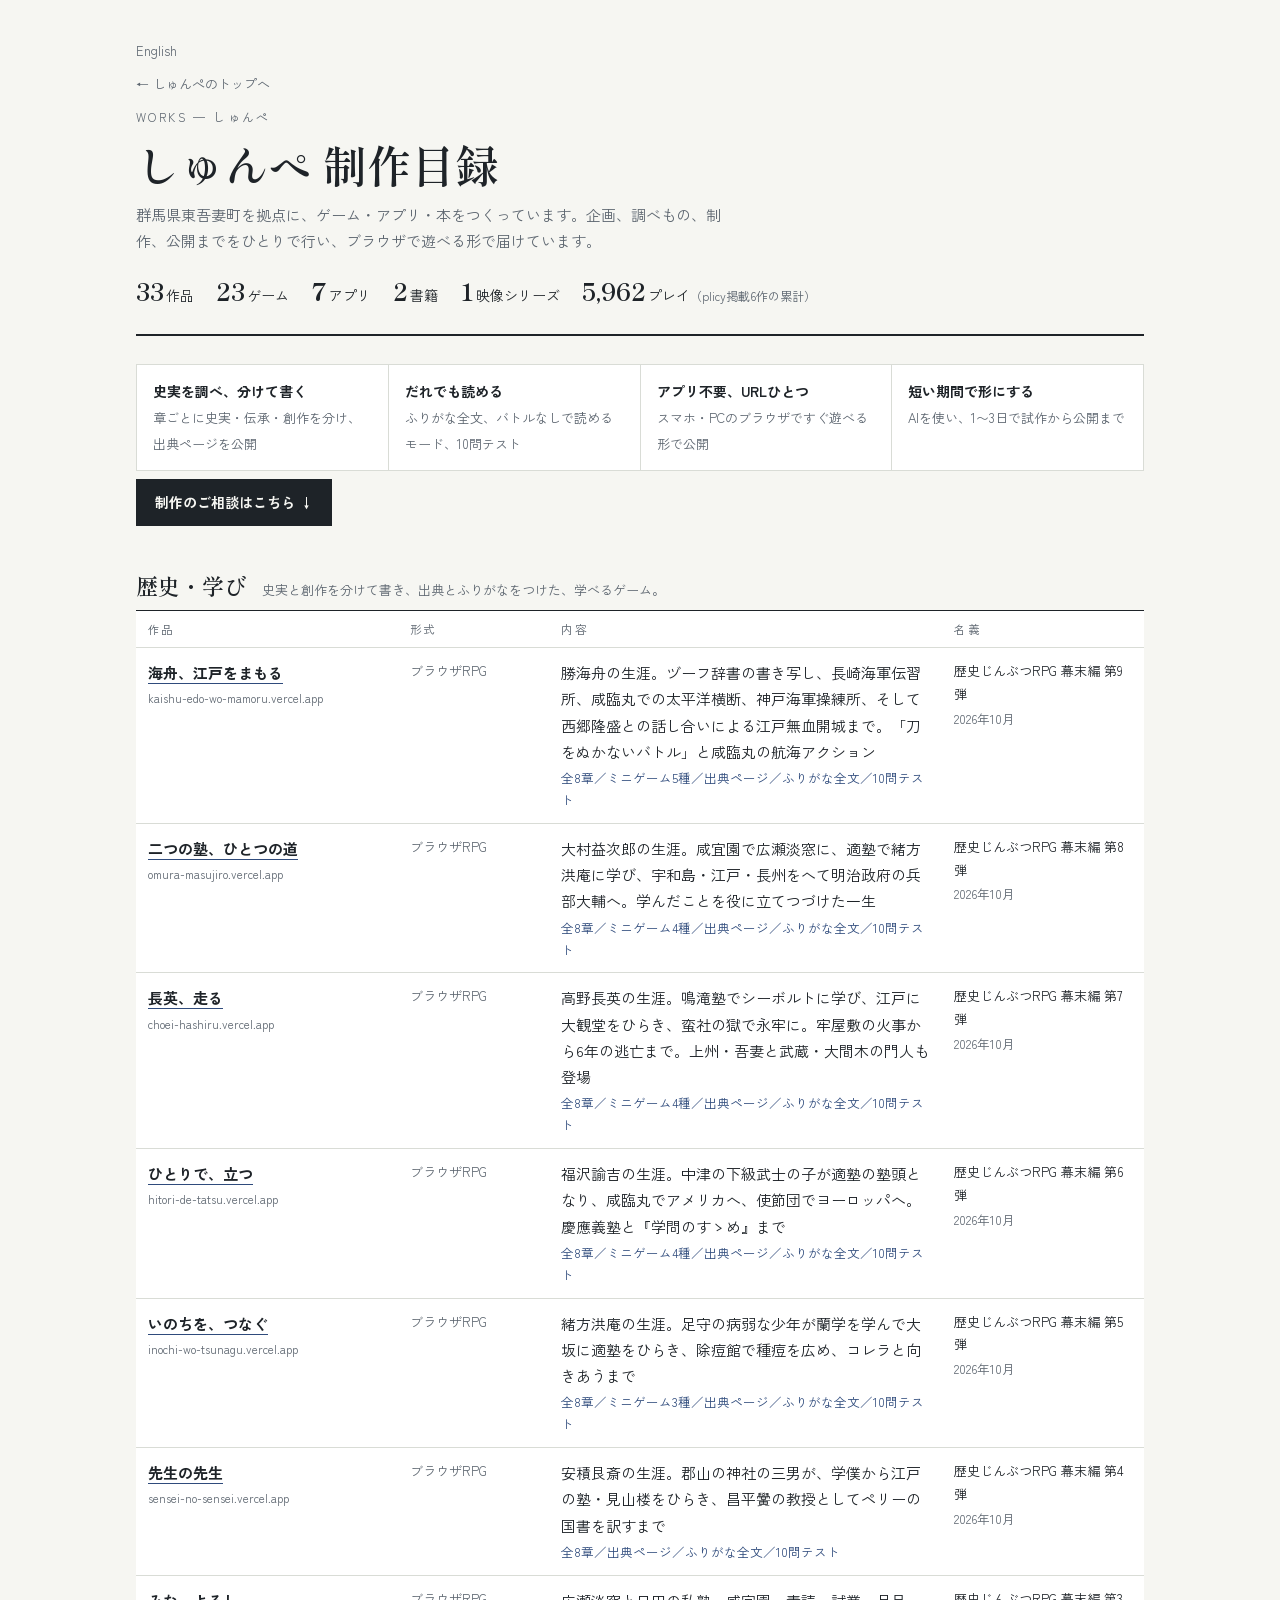
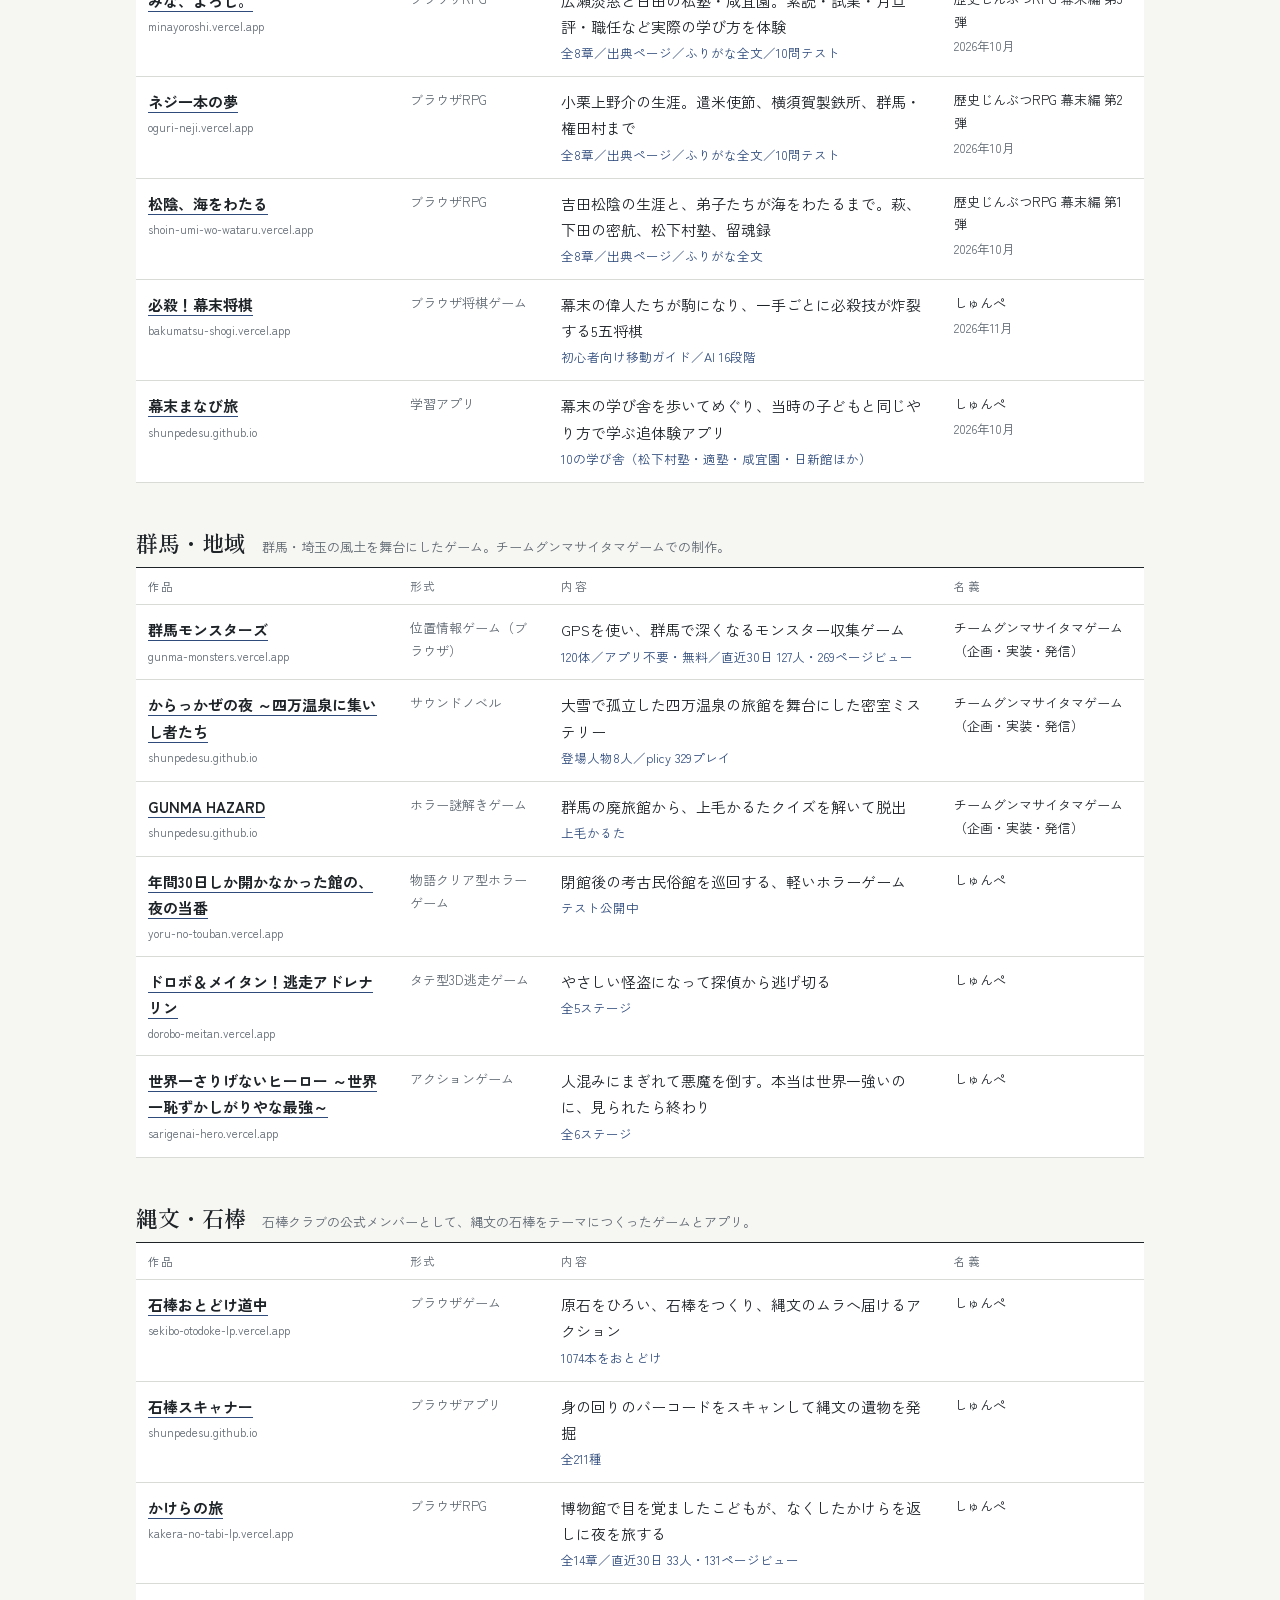
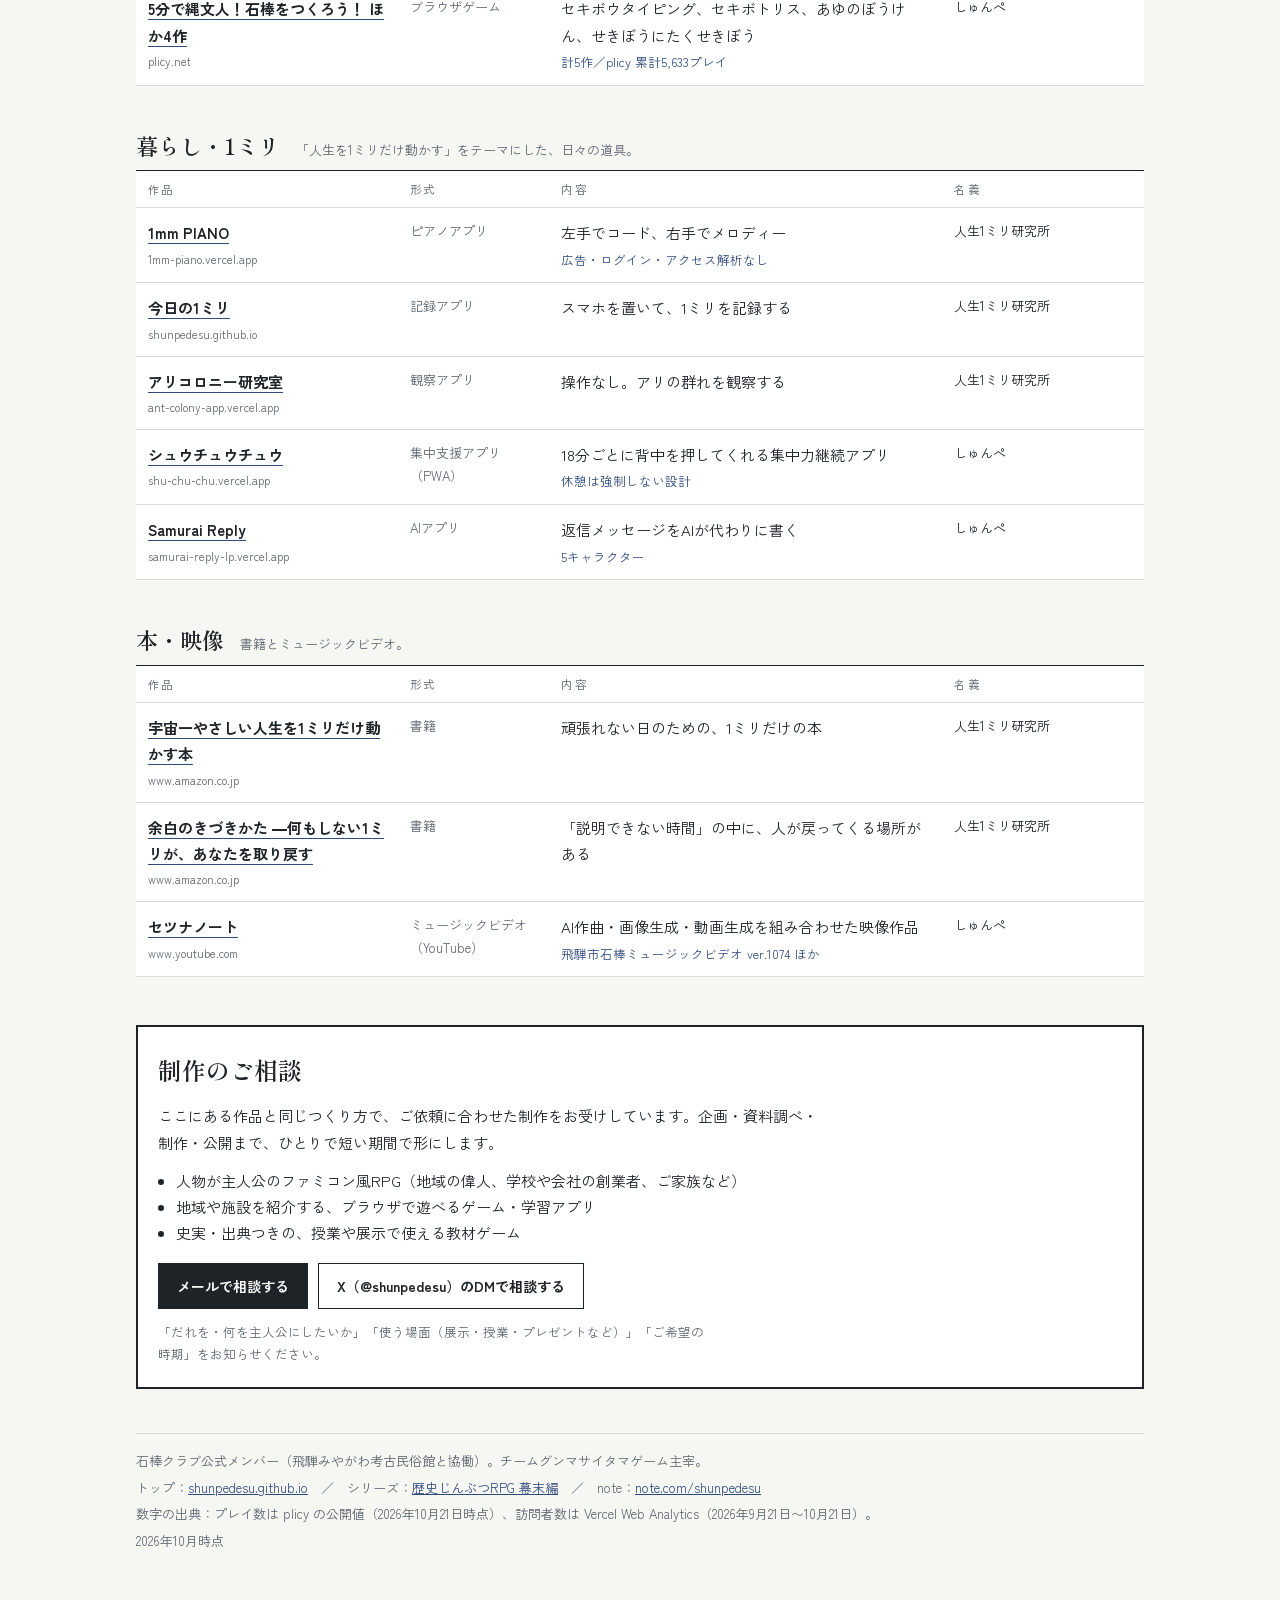
<file: works/index.html>
<!doctype html>
<html lang="ja">
<head>
<meta charset="utf-8">
<meta name="viewport" content="width=device-width,initial-scale=1,viewport-fit=cover">
<title>制作目録｜しゅんぺ</title>
<meta name="description" content="群馬県東吾妻町のクリエイター・しゅんぺの制作実績。史実にもとづく「歴史じんぶつRPG」シリーズ、群馬・埼玉のご当地ゲーム、縄文・石棒のゲーム、アプリ、書籍など33作品。">
<meta property="og:type" content="website">
<meta property="og:site_name" content="しゅんぺ">
<meta property="og:title" content="しゅんぺ 制作目録">
<meta property="og:description" content="群馬県東吾妻町のクリエイター・しゅんぺの制作実績。史実にもとづく「歴史じんぶつRPG」シリーズ、群馬・埼玉のご当地ゲーム、縄文・石棒のゲーム、アプリ、書籍など33作品。">
<meta property="og:url" content="https://shunpedesu.github.io/works/">
<meta property="og:image" content="https://shunpedesu.github.io/ogp.png">
<meta property="og:locale" content="ja_JP">
<meta name="twitter:card" content="summary_large_image">
<meta name="twitter:site" content="@shunpedesu">
<link rel="canonical" href="https://shunpedesu.github.io/works/">
<link rel="icon" href="data:image/svg+xml,<svg xmlns='http://www.w3.org/2000/svg' viewBox='0 0 100 100'><text y='.9em' font-size='90'>🔬</text></svg>">
<link rel="preconnect" href="https://fonts.googleapis.com"><link rel="preconnect" href="https://fonts.gstatic.com" crossorigin>
<link rel="stylesheet" href="https://fonts.googleapis.com/css2?family=Shippori+Mincho:wght@600&family=Zen+Kaku+Gothic+New:wght@400;700&display=swap">
<style>
/* 目録：冊子の奥付のように静かに。罫線と余白で整理し、数字は事実だけ */
:root{--bg:#f6f6f2;--paper:#ffffff;--ink:#1e2328;--sub:#5d6670;--rule:#d9dcd6;--ai:#2f4b7c;
 --disp:"Shippori Mincho","Hiragino Mincho ProN",serif;--body:"Zen Kaku Gothic New","Hiragino Kaku Gothic ProN",system-ui,sans-serif}
@media (prefers-color-scheme:dark){:root:not([data-theme="light"]){--bg:#15181b;--paper:#1c2024;--ink:#e6e8e4;--sub:#9aa3ab;--rule:#30363c;--ai:#8fb0e6;color-scheme:dark}}
:root[data-theme="dark"]{--bg:#15181b;--paper:#1c2024;--ink:#e6e8e4;--sub:#9aa3ab;--rule:#30363c;--ai:#8fb0e6;color-scheme:dark}
body{background:var(--bg);color:var(--ink);font-family:var(--body);font-size:15px;line-height:1.75}
.wrap{max-width:1040px;margin:0 auto;padding-block:40px 64px;padding-left:max(16px,env(safe-area-inset-left,0px));padding-right:max(16px,env(safe-area-inset-right,0px))}
header{display:grid;gap:10px;border-bottom:2px solid var(--ink);padding-bottom:22px}
.kicker{margin:0;font-size:12px;letter-spacing:.2em;color:var(--sub)}
h1{font-family:var(--disp);font-weight:600;font-size:clamp(30px,6vw,44px);line-height:1.25;margin:0;text-wrap:balance}
.intro{margin:0;max-width:40em;color:var(--sub)}
.tally{display:flex;flex-wrap:wrap;gap:8px 22px;margin:6px 0 0;padding:0;list-style:none;font-variant-numeric:tabular-nums}
.tally small{font-size:12px;color:var(--sub)}
.tally li{font-size:14px} .tally b{font-family:var(--disp);font-size:24px;margin-right:2px}
.can{display:grid;grid-template-columns:repeat(auto-fit,minmax(220px,1fr));gap:1px;background:var(--rule);border:1px solid var(--rule);margin:28px 0 8px}
.can div{background:var(--paper);padding:14px 16px}
.can b{display:block;font-size:14px} .can span{font-size:13px;color:var(--sub)}
.cat{margin-top:40px}
.cat-head{display:flex;flex-wrap:wrap;align-items:baseline;gap:4px 16px;border-bottom:1px solid var(--ink);padding-bottom:6px;margin-bottom:0}
h2{font-family:var(--disp);font-weight:600;font-size:22px;margin:0}
.cat-head p{margin:0;font-size:13px;color:var(--sub)}
.tw{overflow-x:auto}
table{width:100%;border-collapse:collapse;min-width:640px;background:var(--paper)}
thead th{font-size:11.5px;letter-spacing:.12em;color:var(--sub);font-weight:400;text-align:left;padding:8px 12px;border-bottom:1px solid var(--rule)}
tbody th,tbody td{text-align:left;vertical-align:top;padding:12px;border-bottom:1px solid var(--rule)}
tbody th{width:26%;font-weight:700}
tbody th a{color:var(--ink);text-decoration:none;border-bottom:1px solid var(--ai)}
tbody th a:hover{color:var(--ai)}
.host{display:block;font-weight:400;font-size:11.5px;color:var(--sub);word-break:break-all;margin-top:2px}
.fmt{width:15%;font-size:13px;color:var(--sub)}
.by{width:20%;font-size:13px}
.scale,.when{font-size:12.5px;color:var(--ai);margin-top:2px}
.when{color:var(--sub)}
footer{margin-top:44px;padding-top:16px;border-top:1px solid var(--rule);font-size:13px;color:var(--sub);display:grid;gap:4px}
footer a{color:var(--ai)}
a:focus-visible{outline:2px solid var(--ai);outline-offset:2px}

html,body{margin:0}
*,*::before,*::after{box-sizing:border-box}
.back{font-size:13px;color:var(--sub);text-decoration:none} .back:hover{color:var(--ai)}
.contact{margin-top:48px;background:var(--paper);border:2px solid var(--ink);padding:22px 20px;display:grid;gap:12px}
.contact h2{font-size:24px}
.contact p{margin:0;max-width:44em}
.contact ul{margin:0;padding-left:1.2em}
.btns{display:flex;flex-wrap:wrap;gap:10px;margin-top:4px}
.btn{display:inline-flex;align-items:center;gap:6px;padding:10px 18px;border:1px solid var(--ink);text-decoration:none;color:var(--ink);font-weight:700;font-size:14px}
.btn.main{background:var(--ink);color:var(--bg)}
.btn:hover{border-color:var(--ai);color:var(--ai)} .btn.main:hover{background:var(--ai);color:#fff}
.note{font-size:12.5px;color:var(--sub)}
@media (max-width:640px){table{min-width:0} thead{display:none} table,tbody,tr,th,td{display:block;width:100%!important} tr{padding:12px 0;border-bottom:1px solid var(--rule)} tbody th,tbody td{border:0;padding:2px 12px} tbody th{font-size:16px} .fmt::before{content:"形式："} .by{margin-top:4px}}
</style>
</head>
<body>
<div class="wrap">
<header>
<a class="back" href="../en/" lang="en" style="float:right">English</a><a class="back" href="/">← しゅんぺのトップへ</a>
<p class="kicker">WORKS — しゅんぺ</p>
<h1>しゅんぺ 制作目録</h1>
<p class="intro">群馬県東吾妻町を拠点に、ゲーム・アプリ・本をつくっています。企画、調べもの、制作、公開までをひとりで行い、ブラウザで遊べる形で届けています。</p>
<ul class="tally"><li><b>33</b>作品</li><li><b>23</b>ゲーム</li><li><b>7</b>アプリ</li><li><b>2</b>書籍</li><li><b>1</b>映像シリーズ</li><li><b>5,962</b>プレイ<small>（plicy掲載6作の累計）</small></li></ul>
</header>
<div class="can">
<div><b>史実を調べ、分けて書く</b><span>章ごとに史実・伝承・創作を分け、出典ページを公開</span></div>
<div><b>だれでも読める</b><span>ふりがな全文、バトルなしで読めるモード、10問テスト</span></div>
<div><b>アプリ不要、URLひとつ</b><span>スマホ・PCのブラウザですぐ遊べる形で公開</span></div>
<div><b>短い期間で形にする</b><span>AIを使い、1〜3日で試作から公開まで</span></div>
</div>
<p style="margin:0 0 8px"><a class="btn main" href="#contact">制作のご相談はこちら ↓</a></p>
<section class="cat" id="歴史・学び"><div class="cat-head"><h2>歴史・学び</h2><p>史実と創作を分けて書き、出典とふりがなをつけた、学べるゲーム。</p></div>
<div class="tw"><table><thead><tr><th scope="col">作品</th><th scope="col">形式</th><th scope="col">内容</th><th scope="col">名義</th></tr></thead><tbody><tr><th scope="row"><a href="https://kaishu-edo-wo-mamoru.vercel.app/" target="_blank" rel="noopener">海舟、江戸をまもる</a><span class="host">kaishu-edo-wo-mamoru.vercel.app</span></th><td class="fmt">ブラウザRPG</td><td>勝海舟の生涯。ヅーフ辞書の書き写し、長崎海軍伝習所、咸臨丸での太平洋横断、神戸海軍操練所、そして西郷隆盛との話し合いによる江戸無血開城まで。「刀をぬかないバトル」と咸臨丸の航海アクション<div class="scale">全8章／ミニゲーム5種／出典ページ／ふりがな全文／10問テスト</div></td><td class="by">歴史じんぶつRPG 幕末編 第9弾<div class="when">2026年10月</div></td></tr><tr><th scope="row"><a href="https://omura-masujiro.vercel.app/" target="_blank" rel="noopener">二つの塾、ひとつの道</a><span class="host">omura-masujiro.vercel.app</span></th><td class="fmt">ブラウザRPG</td><td>大村益次郎の生涯。咸宜園で広瀬淡窓に、適塾で緒方洪庵に学び、宇和島・江戸・長州をへて明治政府の兵部大輔へ。学んだことを役に立てつづけた一生<div class="scale">全8章／ミニゲーム4種／出典ページ／ふりがな全文／10問テスト</div></td><td class="by">歴史じんぶつRPG 幕末編 第8弾<div class="when">2026年10月</div></td></tr><tr><th scope="row"><a href="https://choei-hashiru.vercel.app/" target="_blank" rel="noopener">長英、走る</a><span class="host">choei-hashiru.vercel.app</span></th><td class="fmt">ブラウザRPG</td><td>高野長英の生涯。鳴滝塾でシーボルトに学び、江戸に大観堂をひらき、蛮社の獄で永牢に。牢屋敷の火事から6年の逃亡まで。上州・吾妻と武蔵・大間木の門人も登場<div class="scale">全8章／ミニゲーム4種／出典ページ／ふりがな全文／10問テスト</div></td><td class="by">歴史じんぶつRPG 幕末編 第7弾<div class="when">2026年10月</div></td></tr><tr><th scope="row"><a href="https://hitori-de-tatsu.vercel.app/" target="_blank" rel="noopener">ひとりで、立つ</a><span class="host">hitori-de-tatsu.vercel.app</span></th><td class="fmt">ブラウザRPG</td><td>福沢諭吉の生涯。中津の下級武士の子が適塾の塾頭となり、咸臨丸でアメリカへ、使節団でヨーロッパへ。慶應義塾と『学問のすゝめ』まで<div class="scale">全8章／ミニゲーム4種／出典ページ／ふりがな全文／10問テスト</div></td><td class="by">歴史じんぶつRPG 幕末編 第6弾<div class="when">2026年10月</div></td></tr><tr><th scope="row"><a href="https://inochi-wo-tsunagu.vercel.app/" target="_blank" rel="noopener">いのちを、つなぐ</a><span class="host">inochi-wo-tsunagu.vercel.app</span></th><td class="fmt">ブラウザRPG</td><td>緒方洪庵の生涯。足守の病弱な少年が蘭学を学んで大坂に適塾をひらき、除痘館で種痘を広め、コレラと向きあうまで<div class="scale">全8章／ミニゲーム3種／出典ページ／ふりがな全文／10問テスト</div></td><td class="by">歴史じんぶつRPG 幕末編 第5弾<div class="when">2026年10月</div></td></tr><tr><th scope="row"><a href="https://sensei-no-sensei.vercel.app/" target="_blank" rel="noopener">先生の先生</a><span class="host">sensei-no-sensei.vercel.app</span></th><td class="fmt">ブラウザRPG</td><td>安積艮斎の生涯。郡山の神社の三男が、学僕から江戸の塾・見山楼をひらき、昌平黌の教授としてペリーの国書を訳すまで<div class="scale">全8章／出典ページ／ふりがな全文／10問テスト</div></td><td class="by">歴史じんぶつRPG 幕末編 第4弾<div class="when">2026年10月</div></td></tr><tr><th scope="row"><a href="https://minayoroshi.vercel.app/" target="_blank" rel="noopener">みな、よろし。</a><span class="host">minayoroshi.vercel.app</span></th><td class="fmt">ブラウザRPG</td><td>広瀬淡窓と日田の私塾・咸宜園。素読・試業・月旦評・職任など実際の学び方を体験<div class="scale">全8章／出典ページ／ふりがな全文／10問テスト</div></td><td class="by">歴史じんぶつRPG 幕末編 第3弾<div class="when">2026年10月</div></td></tr><tr><th scope="row"><a href="https://oguri-neji.vercel.app/" target="_blank" rel="noopener">ネジ一本の夢</a><span class="host">oguri-neji.vercel.app</span></th><td class="fmt">ブラウザRPG</td><td>小栗上野介の生涯。遣米使節、横須賀製鉄所、群馬・権田村まで<div class="scale">全8章／出典ページ／ふりがな全文／10問テスト</div></td><td class="by">歴史じんぶつRPG 幕末編 第2弾<div class="when">2026年10月</div></td></tr><tr><th scope="row"><a href="https://shoin-umi-wo-wataru.vercel.app/" target="_blank" rel="noopener">松陰、海をわたる</a><span class="host">shoin-umi-wo-wataru.vercel.app</span></th><td class="fmt">ブラウザRPG</td><td>吉田松陰の生涯と、弟子たちが海をわたるまで。萩、下田の密航、松下村塾、留魂録<div class="scale">全8章／出典ページ／ふりがな全文</div></td><td class="by">歴史じんぶつRPG 幕末編 第1弾<div class="when">2026年10月</div></td></tr><tr><th scope="row"><a href="https://bakumatsu-shogi.vercel.app/" target="_blank" rel="noopener">必殺！幕末将棋</a><span class="host">bakumatsu-shogi.vercel.app</span></th><td class="fmt">ブラウザ将棋ゲーム</td><td>幕末の偉人たちが駒になり、一手ごとに必殺技が炸裂する5五将棋<div class="scale">初心者向け移動ガイド／AI 16段階</div></td><td class="by">しゅんぺ<div class="when">2026年11月</div></td></tr><tr><th scope="row"><a href="https://shunpedesu.github.io/bakumatsu-manabi-tabi/" target="_blank" rel="noopener">幕末まなび旅</a><span class="host">shunpedesu.github.io</span></th><td class="fmt">学習アプリ</td><td>幕末の学び舎を歩いてめぐり、当時の子どもと同じやり方で学ぶ追体験アプリ<div class="scale">10の学び舎（松下村塾・適塾・咸宜園・日新館ほか）</div></td><td class="by">しゅんぺ<div class="when">2026年10月</div></td></tr></tbody></table></div></section><section class="cat" id="群馬・地域"><div class="cat-head"><h2>群馬・地域</h2><p>群馬・埼玉の風土を舞台にしたゲーム。チームグンマサイタマゲームでの制作。</p></div>
<div class="tw"><table><thead><tr><th scope="col">作品</th><th scope="col">形式</th><th scope="col">内容</th><th scope="col">名義</th></tr></thead><tbody><tr><th scope="row"><a href="https://gunma-monsters.vercel.app/lp.html" target="_blank" rel="noopener">群馬モンスターズ</a><span class="host">gunma-monsters.vercel.app</span></th><td class="fmt">位置情報ゲーム（ブラウザ）</td><td>GPSを使い、群馬で深くなるモンスター収集ゲーム<div class="scale">120体／アプリ不要・無料／直近30日 127人・269ページビュー</div></td><td class="by">チームグンマサイタマゲーム（企画・実装・発信）</td></tr><tr><th scope="row"><a href="https://shunpedesu.github.io/karakkaze-lp/" target="_blank" rel="noopener">からっかぜの夜 ～四万温泉に集いし者たち</a><span class="host">shunpedesu.github.io</span></th><td class="fmt">サウンドノベル</td><td>大雪で孤立した四万温泉の旅館を舞台にした密室ミステリー<div class="scale">登場人物8人／plicy 329プレイ</div></td><td class="by">チームグンマサイタマゲーム（企画・実装・発信）</td></tr><tr><th scope="row"><a href="https://shunpedesu.github.io/gunma-hazard/lp/" target="_blank" rel="noopener">GUNMA HAZARD</a><span class="host">shunpedesu.github.io</span></th><td class="fmt">ホラー謎解きゲーム</td><td>群馬の廃旅館から、上毛かるたクイズを解いて脱出<div class="scale">上毛かるた</div></td><td class="by">チームグンマサイタマゲーム（企画・実装・発信）</td></tr><tr><th scope="row"><a href="https://yoru-no-touban.vercel.app" target="_blank" rel="noopener">年間30日しか開かなかった館の、夜の当番</a><span class="host">yoru-no-touban.vercel.app</span></th><td class="fmt">物語クリア型ホラーゲーム</td><td>閉館後の考古民俗館を巡回する、軽いホラーゲーム<div class="scale">テスト公開中</div></td><td class="by">しゅんぺ</td></tr><tr><th scope="row"><a href="https://dorobo-meitan.vercel.app" target="_blank" rel="noopener">ドロボ＆メイタン！逃走アドレナリン</a><span class="host">dorobo-meitan.vercel.app</span></th><td class="fmt">タテ型3D逃走ゲーム</td><td>やさしい怪盗になって探偵から逃げ切る<div class="scale">全5ステージ</div></td><td class="by">しゅんぺ</td></tr><tr><th scope="row"><a href="https://sarigenai-hero.vercel.app" target="_blank" rel="noopener">世界一さりげないヒーロー ～世界一恥ずかしがりやな最強～</a><span class="host">sarigenai-hero.vercel.app</span></th><td class="fmt">アクションゲーム</td><td>人混みにまぎれて悪魔を倒す。本当は世界一強いのに、見られたら終わり<div class="scale">全6ステージ</div></td><td class="by">しゅんぺ</td></tr></tbody></table></div></section><section class="cat" id="縄文・石棒"><div class="cat-head"><h2>縄文・石棒</h2><p>石棒クラブの公式メンバーとして、縄文の石棒をテーマにつくったゲームとアプリ。</p></div>
<div class="tw"><table><thead><tr><th scope="col">作品</th><th scope="col">形式</th><th scope="col">内容</th><th scope="col">名義</th></tr></thead><tbody><tr><th scope="row"><a href="https://sekibo-otodoke-lp.vercel.app/" target="_blank" rel="noopener">石棒おとどけ道中</a><span class="host">sekibo-otodoke-lp.vercel.app</span></th><td class="fmt">ブラウザゲーム</td><td>原石をひろい、石棒をつくり、縄文のムラへ届けるアクション<div class="scale">1074本をおとどけ</div></td><td class="by">しゅんぺ</td></tr><tr><th scope="row"><a href="https://shunpedesu.github.io/sekibo-scanner/lp/" target="_blank" rel="noopener">石棒スキャナー</a><span class="host">shunpedesu.github.io</span></th><td class="fmt">ブラウザアプリ</td><td>身の回りのバーコードをスキャンして縄文の遺物を発掘<div class="scale">全211種</div></td><td class="by">しゅんぺ</td></tr><tr><th scope="row"><a href="https://kakera-no-tabi-lp.vercel.app/" target="_blank" rel="noopener">かけらの旅</a><span class="host">kakera-no-tabi-lp.vercel.app</span></th><td class="fmt">ブラウザRPG</td><td>博物館で目を覚ましたこどもが、なくしたかけらを返しに夜を旅する<div class="scale">全14章／直近30日 33人・131ページビュー</div></td><td class="by">しゅんぺ</td></tr><tr><th scope="row"><a href="https://plicy.net/User/59668" target="_blank" rel="noopener">5分で縄文人！石棒をつくろう！ ほか4作</a><span class="host">plicy.net</span></th><td class="fmt">ブラウザゲーム</td><td>セキボウタイピング、セキボトリス、あゆのぼうけん、せきぼうにたくせきぼう<div class="scale">計5作／plicy 累計5,633プレイ</div></td><td class="by">しゅんぺ</td></tr></tbody></table></div></section><section class="cat" id="暮らし・1ミリ"><div class="cat-head"><h2>暮らし・1ミリ</h2><p>「人生を1ミリだけ動かす」をテーマにした、日々の道具。</p></div>
<div class="tw"><table><thead><tr><th scope="col">作品</th><th scope="col">形式</th><th scope="col">内容</th><th scope="col">名義</th></tr></thead><tbody><tr><th scope="row"><a href="https://1mm-piano.vercel.app/" target="_blank" rel="noopener">1mm PIANO</a><span class="host">1mm-piano.vercel.app</span></th><td class="fmt">ピアノアプリ</td><td>左手でコード、右手でメロディー<div class="scale">広告・ログイン・アクセス解析なし</div></td><td class="by">人生1ミリ研究所</td></tr><tr><th scope="row"><a href="https://shunpedesu.github.io/kyou-no-1mm-lp/" target="_blank" rel="noopener">今日の1ミリ</a><span class="host">shunpedesu.github.io</span></th><td class="fmt">記録アプリ</td><td>スマホを置いて、1ミリを記録する</td><td class="by">人生1ミリ研究所</td></tr><tr><th scope="row"><a href="https://ant-colony-app.vercel.app/" target="_blank" rel="noopener">アリコロニー研究室</a><span class="host">ant-colony-app.vercel.app</span></th><td class="fmt">観察アプリ</td><td>操作なし。アリの群れを観察する</td><td class="by">人生1ミリ研究所</td></tr><tr><th scope="row"><a href="https://shu-chu-chu.vercel.app/app/" target="_blank" rel="noopener">シュウチュウチュウ</a><span class="host">shu-chu-chu.vercel.app</span></th><td class="fmt">集中支援アプリ（PWA）</td><td>18分ごとに背中を押してくれる集中力継続アプリ<div class="scale">休憩は強制しない設計</div></td><td class="by">しゅんぺ</td></tr><tr><th scope="row"><a href="https://samurai-reply-lp.vercel.app/" target="_blank" rel="noopener">Samurai Reply</a><span class="host">samurai-reply-lp.vercel.app</span></th><td class="fmt">AIアプリ</td><td>返信メッセージをAIが代わりに書く<div class="scale">5キャラクター</div></td><td class="by">しゅんぺ</td></tr></tbody></table></div></section><section class="cat" id="本・映像"><div class="cat-head"><h2>本・映像</h2><p>書籍とミュージックビデオ。</p></div>
<div class="tw"><table><thead><tr><th scope="col">作品</th><th scope="col">形式</th><th scope="col">内容</th><th scope="col">名義</th></tr></thead><tbody><tr><th scope="row"><a href="https://www.amazon.co.jp/dp/B0G528SXVH" target="_blank" rel="noopener">宇宙一やさしい人生を1ミリだけ動かす本</a><span class="host">www.amazon.co.jp</span></th><td class="fmt">書籍</td><td>頑張れない日のための、1ミリだけの本</td><td class="by">人生1ミリ研究所</td></tr><tr><th scope="row"><a href="https://www.amazon.co.jp/dp/B0GR6Z1VVY" target="_blank" rel="noopener">余白のきづきかた ―何もしない1ミリが、あなたを取り戻す</a><span class="host">www.amazon.co.jp</span></th><td class="fmt">書籍</td><td>「説明できない時間」の中に、人が戻ってくる場所がある</td><td class="by">人生1ミリ研究所</td></tr><tr><th scope="row"><a href="https://www.youtube.com/@setsunanote" target="_blank" rel="noopener">セツナノート</a><span class="host">www.youtube.com</span></th><td class="fmt">ミュージックビデオ（YouTube）</td><td>AI作曲・画像生成・動画生成を組み合わせた映像作品<div class="scale">飛騨市石棒ミュージックビデオ ver.1074 ほか</div></td><td class="by">しゅんぺ</td></tr></tbody></table></div></section>
<section class="contact" id="contact">
<h2>制作のご相談</h2>
<p>ここにある作品と同じつくり方で、ご依頼に合わせた制作をお受けしています。企画・資料調べ・制作・公開まで、ひとりで短い期間で形にします。</p>
<ul>
<li>人物が主人公のファミコン風RPG（地域の偉人、学校や会社の創業者、ご家族など）</li>
<li>地域や施設を紹介する、ブラウザで遊べるゲーム・学習アプリ</li>
<li>史実・出典つきの、授業や展示で使える教材ゲーム</li>
</ul>
<div class="btns">
<a class="btn main" href="mailto:shunuehara888@gmail.com?subject=%E5%88%B6%E4%BD%9C%E3%81%AE%E3%81%94%E7%9B%B8%E8%AB%87">メールで相談する</a>
<a class="btn" href="https://x.com/shunpedesu" target="_blank" rel="noopener">X（@shunpedesu）のDMで相談する</a>
</div>
<p class="note">「だれを・何を主人公にしたいか」「使う場面（展示・授業・プレゼントなど）」「ご希望の時期」をお知らせください。</p>
</section>
<footer>
<span>石棒クラブ公式メンバー（飛騨みやがわ考古民俗館と協働）。チームグンマサイタマゲーム主宰。</span>
<span>トップ：<a href="/">shunpedesu.github.io</a>　／　シリーズ：<a href="https://shunpe-bakumatsu-rpg.vercel.app/" target="_blank" rel="noopener">歴史じんぶつRPG 幕末編</a>　／　note：<a href="https://note.com/shunpedesu" target="_blank" rel="noopener">note.com/shunpedesu</a></span>
<span>数字の出典：プレイ数は plicy の公開値（2026年10月21日時点）、訪問者数は Vercel Web Analytics（2026年9月21日〜10月21日）。</span>
<span>2026年10月時点</span>
</footer>
</div>
</body>
</html>
</file>
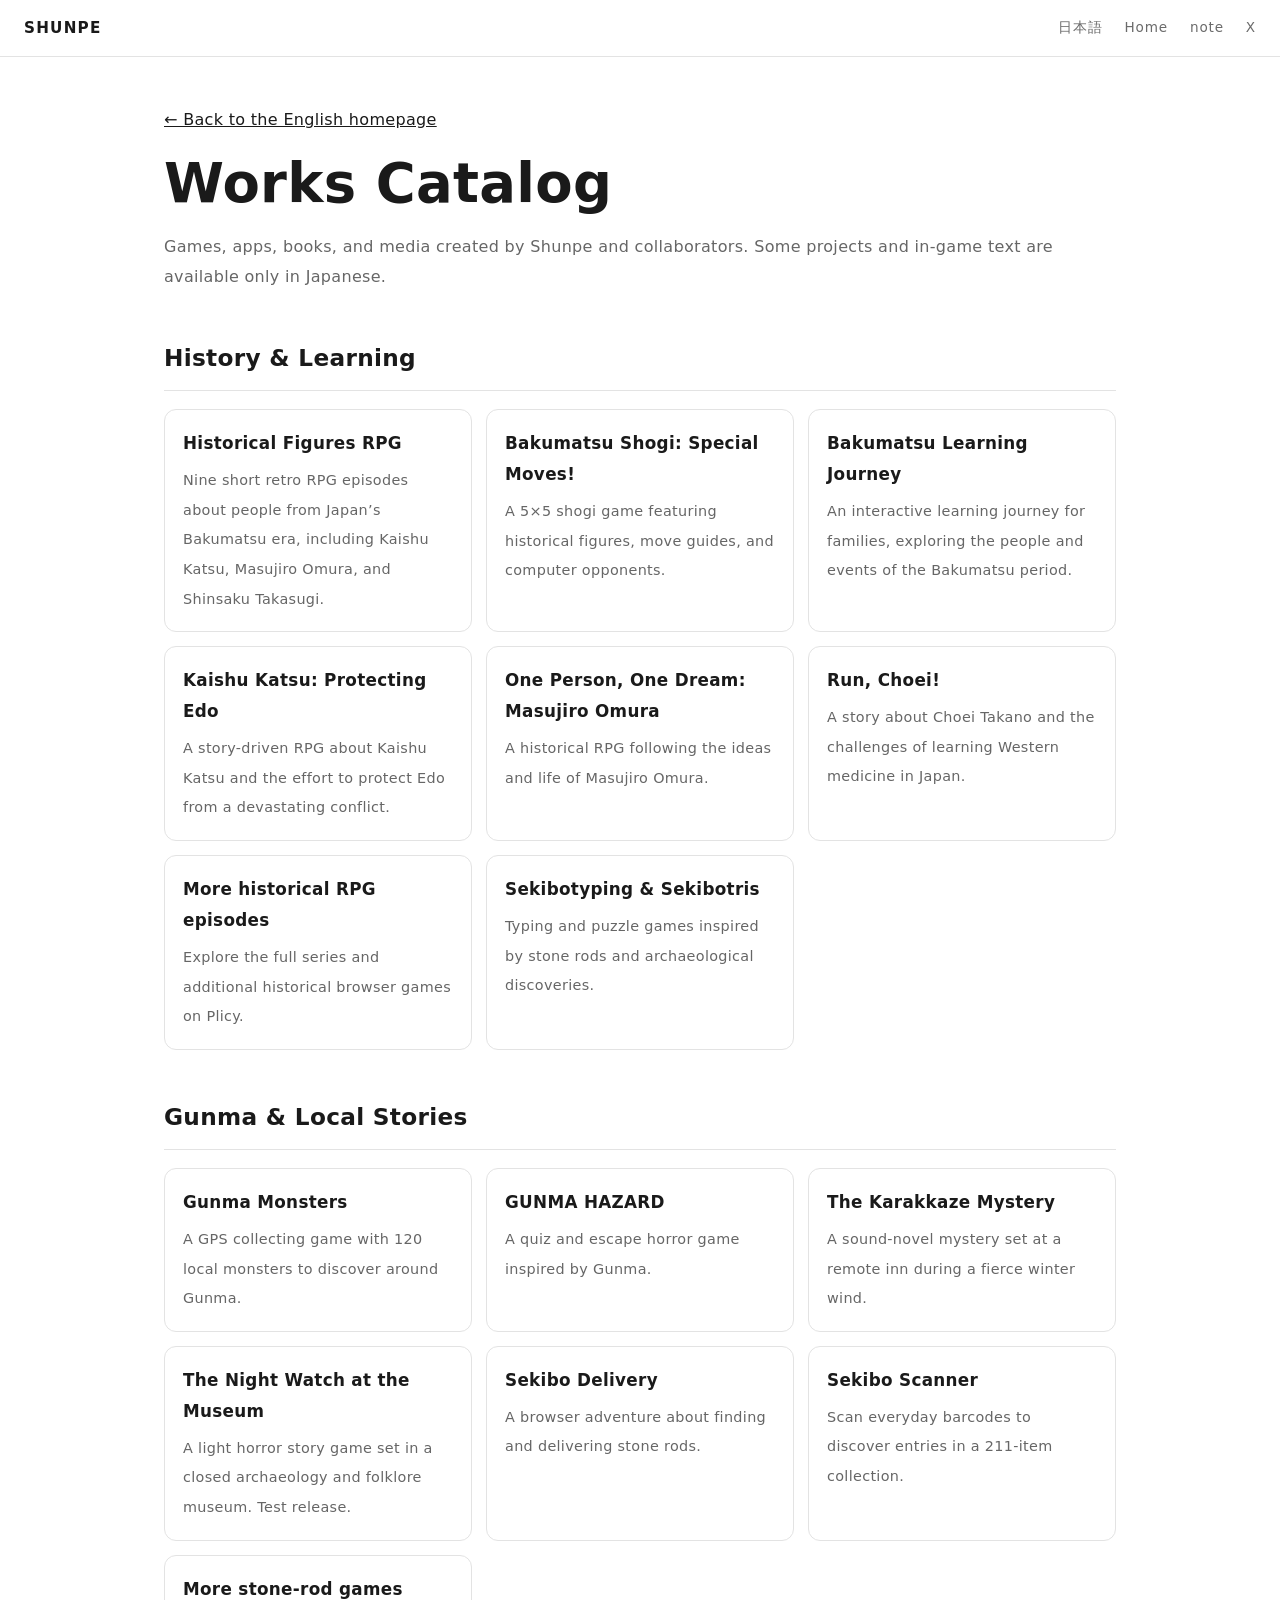
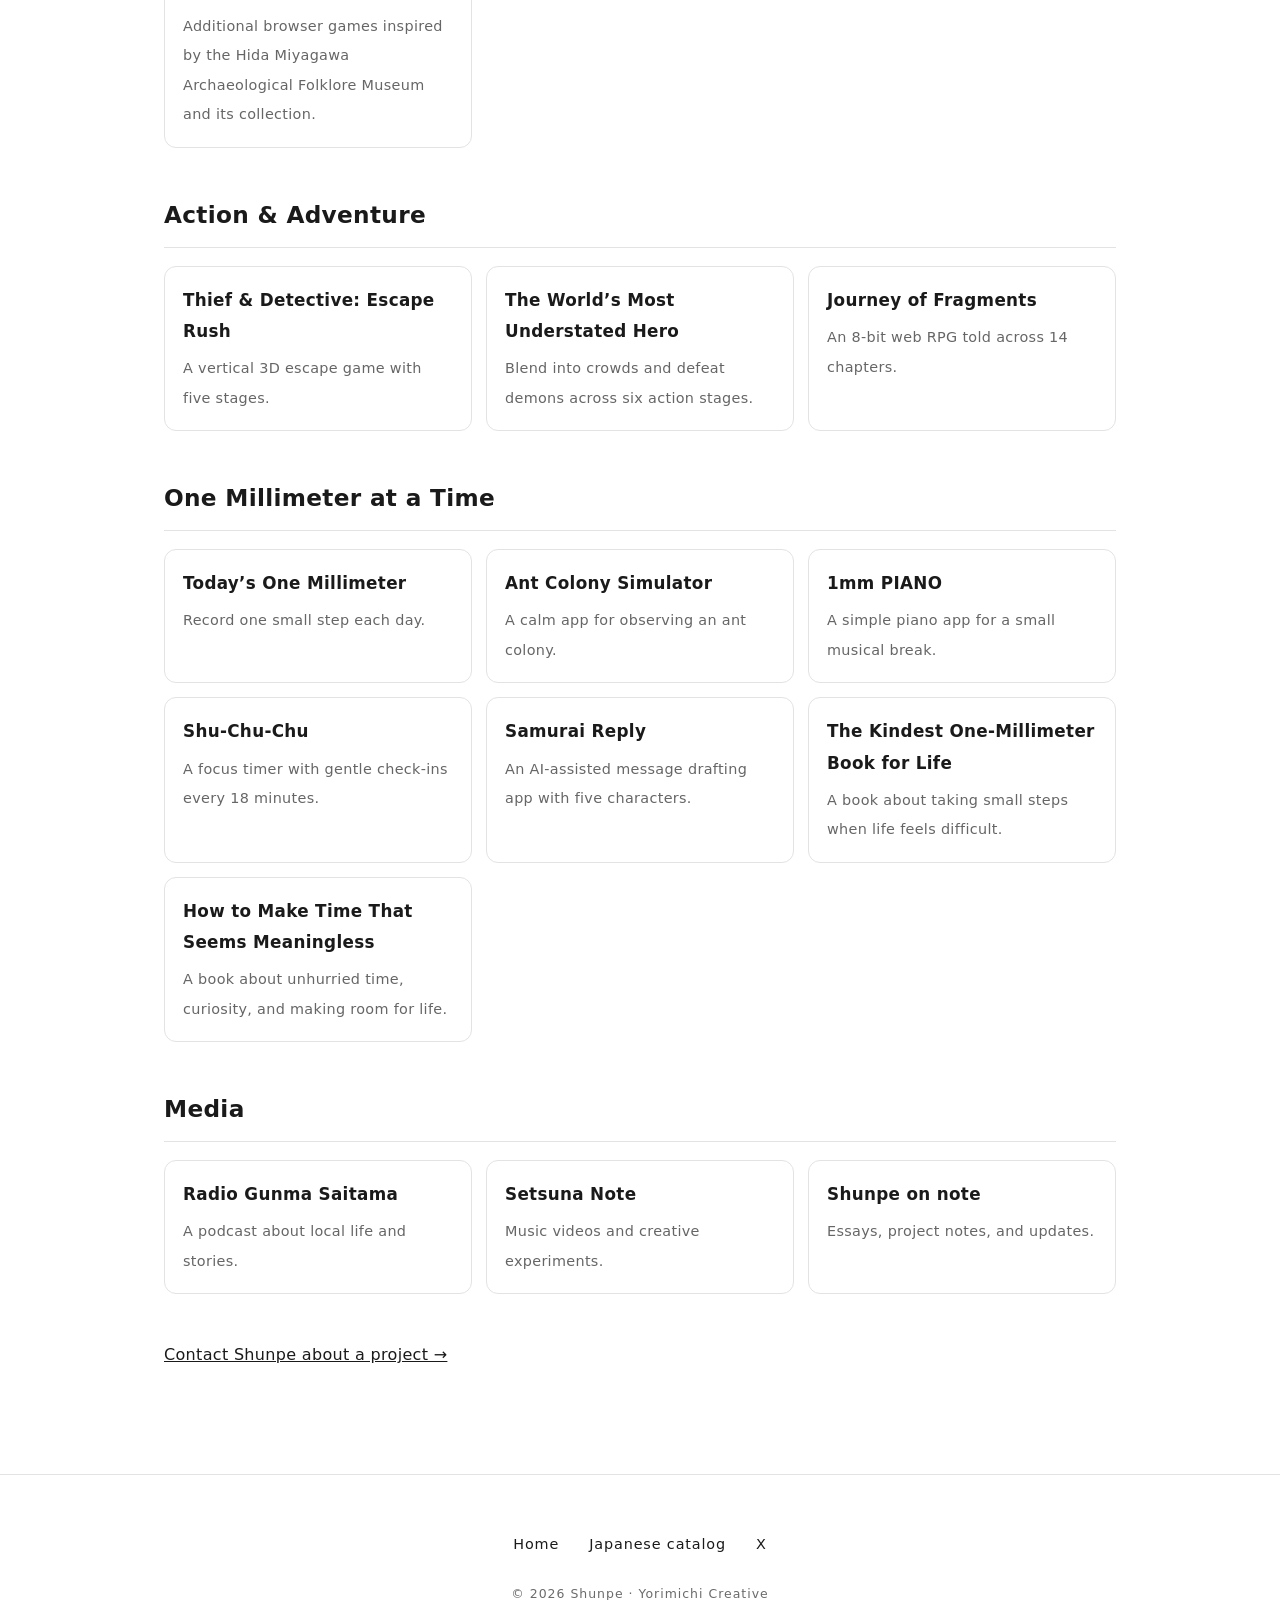
<file: en/works/index.html>
<!doctype html>
<html lang="en">
<head>
  <meta charset="utf-8">
  <meta name="viewport" content="width=device-width, initial-scale=1">
  <meta name="description" content="A catalog of games, apps, books, and media by Shunpe.">
  <title>Works Catalog | Shunpe</title>
  <link rel="canonical" href="https://shunpedesu.github.io/en/works/">
  <link rel="alternate" hreflang="ja" href="https://shunpedesu.github.io/works/">
  <link rel="alternate" hreflang="en" href="https://shunpedesu.github.io/en/works/">
  <link rel="stylesheet" href="../../style.css">
  <style>
    body{font-family:system-ui,-apple-system,"Segoe UI",sans-serif}.catalog{max-width:1000px;margin:0 auto;padding:48px 24px 80px}.catalog h1{font-size:clamp(2rem,5vw,3.4rem);line-height:1.2;margin:16px 0}.catalog-intro{color:#666;margin-bottom:42px}.catalog section{margin:46px 0}.catalog h2{font-size:1.45rem;border-bottom:1px solid #e3e3e3;padding-bottom:10px;margin-bottom:18px}.catalog-grid{display:grid;grid-template-columns:repeat(auto-fit,minmax(260px,1fr));gap:14px}.catalog-item{border:1px solid #e3e3e3;border-radius:12px;padding:18px;text-decoration:none;display:block;transition:transform .2s,box-shadow .2s}.catalog-item:hover{transform:translateY(-2px);box-shadow:0 8px 22px #0000000d}.catalog-item strong{display:block;font-size:1.05rem;margin-bottom:6px}.catalog-item span{color:#666;font-size:.9rem;line-height:1.6}.catalog-lang{float:right}
  </style>
</head>
<body>
  <header class="site-header"><a class="site-header__name" href="../">SHUNPE</a><nav class="site-header__links" aria-label="Main navigation"><a class="catalog-lang" href="../../works/" lang="ja">日本語</a><a href="../">Home</a><a href="https://note.com/shunpedesu" target="_blank" rel="noopener noreferrer">note</a><a href="https://x.com/shunpedesu" target="_blank" rel="noopener noreferrer">X</a></nav></header>
  <main class="catalog">
    <p><a href="../">← Back to the English homepage</a></p>
    <h1>Works Catalog</h1>
    <p class="catalog-intro">Games, apps, books, and media created by Shunpe and collaborators. Some projects and in-game text are available only in Japanese.</p>
    <section><h2>History &amp; Learning</h2><div class="catalog-grid">
      <a class="catalog-item" href="https://shunpe-bakumatsu-rpg.vercel.app/" target="_blank" rel="noopener noreferrer"><strong>Historical Figures RPG</strong><span>Nine short retro RPG episodes about people from Japan’s Bakumatsu era, including Kaishu Katsu, Masujiro Omura, and Shinsaku Takasugi.</span></a>
      <a class="catalog-item" href="https://bakumatsu-shogi.vercel.app/" target="_blank" rel="noopener noreferrer"><strong>Bakumatsu Shogi: Special Moves!</strong><span>A 5×5 shogi game featuring historical figures, move guides, and computer opponents.</span></a>
      <a class="catalog-item" href="https://shunpedesu.github.io/bakumatsu-manabi-tabi/" target="_blank" rel="noopener noreferrer"><strong>Bakumatsu Learning Journey</strong><span>An interactive learning journey for families, exploring the people and events of the Bakumatsu period.</span></a>
      <a class="catalog-item" href="https://kaishu-edo-wo-mamoru.vercel.app/" target="_blank" rel="noopener noreferrer"><strong>Kaishu Katsu: Protecting Edo</strong><span>A story-driven RPG about Kaishu Katsu and the effort to protect Edo from a devastating conflict.</span></a>
      <a class="catalog-item" href="https://omura-masujiro.vercel.app/" target="_blank" rel="noopener noreferrer"><strong>One Person, One Dream: Masujiro Omura</strong><span>A historical RPG following the ideas and life of Masujiro Omura.</span></a>
      <a class="catalog-item" href="https://choei-hashiru.vercel.app/" target="_blank" rel="noopener noreferrer"><strong>Run, Choei!</strong><span>A story about Choei Takano and the challenges of learning Western medicine in Japan.</span></a>
      <a class="catalog-item" href="https://plicy.net/User/59668" target="_blank" rel="noopener noreferrer"><strong>More historical RPG episodes</strong><span>Explore the full series and additional historical browser games on Plicy.</span></a>
      <a class="catalog-item" href="https://plicy.net/User/59668" target="_blank" rel="noopener noreferrer"><strong>Sekibotyping &amp; Sekibotris</strong><span>Typing and puzzle games inspired by stone rods and archaeological discoveries.</span></a>
    </div></section>
    <section><h2>Gunma &amp; Local Stories</h2><div class="catalog-grid">
      <a class="catalog-item" href="https://gunma-monsters.vercel.app/lp.html" target="_blank" rel="noopener noreferrer"><strong>Gunma Monsters</strong><span>A GPS collecting game with 120 local monsters to discover around Gunma.</span></a>
      <a class="catalog-item" href="https://shunpedesu.github.io/gunma-hazard/lp/" target="_blank" rel="noopener noreferrer"><strong>GUNMA HAZARD</strong><span>A quiz and escape horror game inspired by Gunma.</span></a>
      <a class="catalog-item" href="https://shunpedesu.github.io/karakkaze-lp/" target="_blank" rel="noopener noreferrer"><strong>The Karakkaze Mystery</strong><span>A sound-novel mystery set at a remote inn during a fierce winter wind.</span></a>
      <a class="catalog-item" href="https://yoru-no-touban.vercel.app/" target="_blank" rel="noopener noreferrer"><strong>The Night Watch at the Museum</strong><span>A light horror story game set in a closed archaeology and folklore museum. Test release.</span></a>
      <a class="catalog-item" href="https://sekibo-otodoke-lp.vercel.app/" target="_blank" rel="noopener noreferrer"><strong>Sekibo Delivery</strong><span>A browser adventure about finding and delivering stone rods.</span></a>
      <a class="catalog-item" href="https://shunpedesu.github.io/sekibo-scanner/lp/" target="_blank" rel="noopener noreferrer"><strong>Sekibo Scanner</strong><span>Scan everyday barcodes to discover entries in a 211-item collection.</span></a>
      <a class="catalog-item" href="https://plicy.net/User/59668" target="_blank" rel="noopener noreferrer"><strong>More stone-rod games</strong><span>Additional browser games inspired by the Hida Miyagawa Archaeological Folklore Museum and its collection.</span></a>
    </div></section>
    <section><h2>Action &amp; Adventure</h2><div class="catalog-grid">
      <a class="catalog-item" href="https://dorobo-meitan.vercel.app/" target="_blank" rel="noopener noreferrer"><strong>Thief &amp; Detective: Escape Rush</strong><span>A vertical 3D escape game with five stages.</span></a>
      <a class="catalog-item" href="https://sarigenai-hero.vercel.app/" target="_blank" rel="noopener noreferrer"><strong>The World’s Most Understated Hero</strong><span>Blend into crowds and defeat demons across six action stages.</span></a>
      <a class="catalog-item" href="https://kakera-no-tabi-lp.vercel.app/" target="_blank" rel="noopener noreferrer"><strong>Journey of Fragments</strong><span>An 8-bit web RPG told across 14 chapters.</span></a>
    </div></section>
    <section><h2>One Millimeter at a Time</h2><div class="catalog-grid">
      <a class="catalog-item" href="https://shunpedesu.github.io/kyou-no-1mm-lp/" target="_blank" rel="noopener noreferrer"><strong>Today’s One Millimeter</strong><span>Record one small step each day.</span></a>
      <a class="catalog-item" href="https://ant-colony-app.vercel.app/" target="_blank" rel="noopener noreferrer"><strong>Ant Colony Simulator</strong><span>A calm app for observing an ant colony.</span></a>
      <a class="catalog-item" href="https://1mm-piano.vercel.app/" target="_blank" rel="noopener noreferrer"><strong>1mm PIANO</strong><span>A simple piano app for a small musical break.</span></a>
      <a class="catalog-item" href="https://shu-chu-chu.vercel.app/app/" target="_blank" rel="noopener noreferrer"><strong>Shu-Chu-Chu</strong><span>A focus timer with gentle check-ins every 18 minutes.</span></a>
      <a class="catalog-item" href="https://samurai-reply-lp.vercel.app/" target="_blank" rel="noopener noreferrer"><strong>Samurai Reply</strong><span>An AI-assisted message drafting app with five characters.</span></a>
      <a class="catalog-item" href="https://www.amazon.co.jp/dp/B0G528SXVH" target="_blank" rel="noopener noreferrer"><strong>The Kindest One-Millimeter Book for Life</strong><span>A book about taking small steps when life feels difficult.</span></a>
      <a class="catalog-item" href="https://www.amazon.co.jp/dp/B0GR6Z1VVY" target="_blank" rel="noopener noreferrer"><strong>How to Make Time That Seems Meaningless</strong><span>A book about unhurried time, curiosity, and making room for life.</span></a>
    </div></section>
    <section><h2>Media</h2><div class="catalog-grid">
      <a class="catalog-item" href="https://open.spotify.com/show/033Nx6hE7l69wFzdDq6xWj" target="_blank" rel="noopener noreferrer"><strong>Radio Gunma Saitama</strong><span>A podcast about local life and stories.</span></a>
      <a class="catalog-item" href="https://www.youtube.com/@setsunanote" target="_blank" rel="noopener noreferrer"><strong>Setsuna Note</strong><span>Music videos and creative experiments.</span></a>
      <a class="catalog-item" href="https://note.com/shunpedesu" target="_blank" rel="noopener noreferrer"><strong>Shunpe on note</strong><span>Essays, project notes, and updates.</span></a>
    </div></section>
    <p><a href="mailto:shunuehara888@gmail.com?subject=Project%20inquiry">Contact Shunpe about a project →</a></p>
  </main>
  <footer class="footer"><nav class="footer__links"><a href="../">Home</a><a href="../../works/" lang="ja">Japanese catalog</a><a href="https://x.com/shunpedesu">X</a></nav><p class="footer__copy">© 2026 Shunpe · Yorimichi Creative</p></footer>
</body>
</html>
</file>
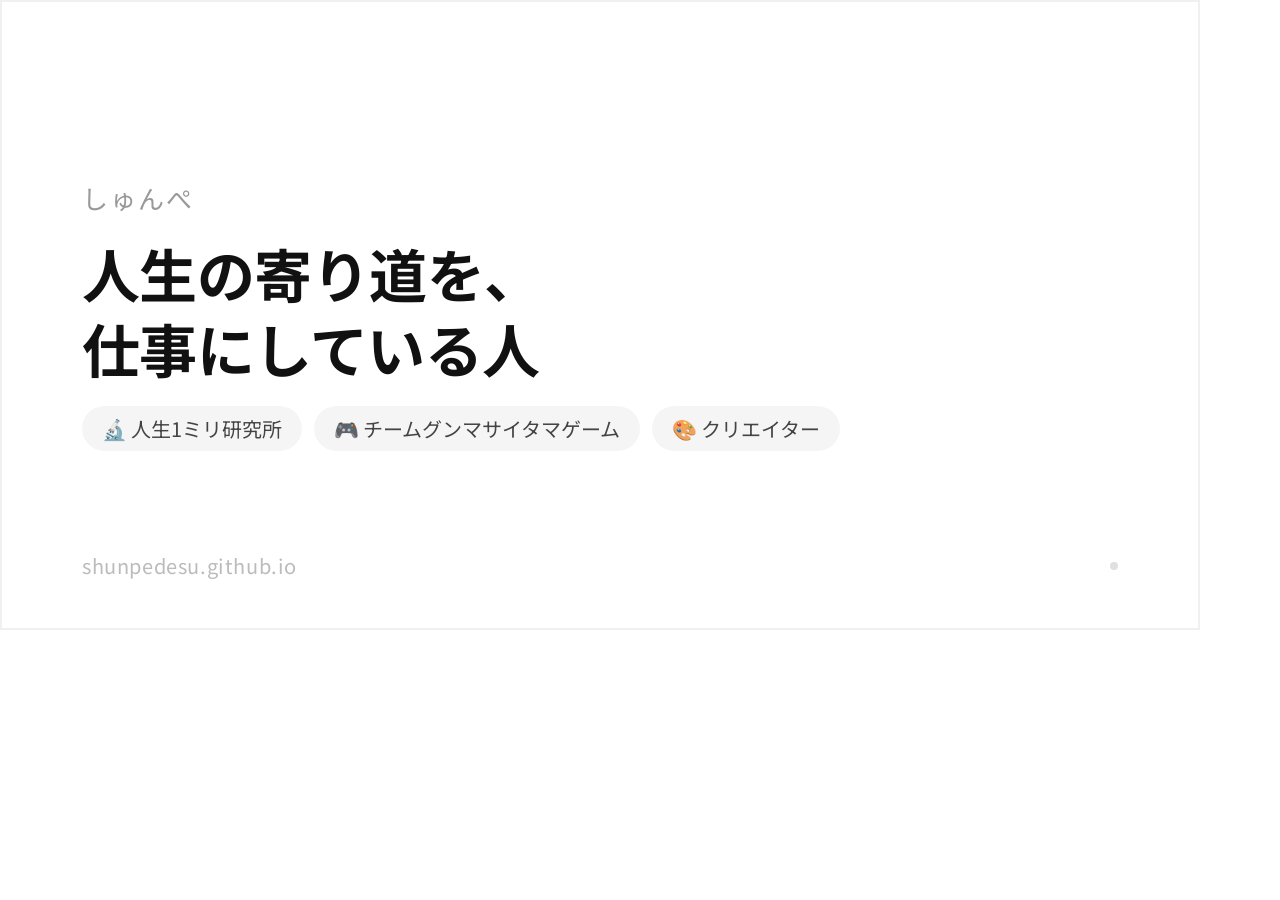
<file: ogp.html>
<!DOCTYPE html>
<html lang="ja">
<head>
  <meta charset="UTF-8" />
  <meta name="viewport" content="width=1200" />
  <link href="https://fonts.googleapis.com/css2?family=Noto+Sans+JP:wght@400;700&display=swap" rel="stylesheet" />
  <style>
    * { margin: 0; padding: 0; box-sizing: border-box; }
    body {
      width: 1200px;
      height: 630px;
      background: #ffffff;
      font-family: 'Noto Sans JP', sans-serif;
      display: flex;
      align-items: center;
      justify-content: center;
      overflow: hidden;
    }
    .container {
      width: 100%;
      height: 100%;
      padding: 64px 80px;
      display: flex;
      flex-direction: column;
      justify-content: center;
      gap: 48px;
      border: 2px solid #f0f0f0;
      position: relative;
    }
    .top {
      display: flex;
      flex-direction: column;
      gap: 20px;
    }
    .name {
      font-size: 26px;
      font-weight: 400;
      color: #999;
      letter-spacing: 0.08em;
    }
    .catch {
      font-size: 58px;
      font-weight: 700;
      color: #111;
      line-height: 1.3;
      letter-spacing: -0.01em;
    }
    .tags {
      display: flex;
      gap: 12px;
      flex-wrap: wrap;
    }
    .tag {
      font-size: 20px;
      color: #444;
      background: #f5f5f5;
      padding: 8px 20px;
      border-radius: 100px;
    }
    .bottom {
      position: absolute;
      bottom: 48px;
      left: 80px;
      right: 80px;
      display: flex;
      align-items: center;
      justify-content: space-between;
    }
    .url {
      font-size: 20px;
      color: #bbb;
      letter-spacing: 0.03em;
    }
    .dot {
      width: 8px;
      height: 8px;
      border-radius: 50%;
      background: #e0e0e0;
    }
  </style>
</head>
<body>
  <div class="container">
    <div class="top">
      <p class="name">しゅんぺ</p>
      <p class="catch">人生の寄り道を、<br>仕事にしている人</p>
      <div class="tags">
        <span class="tag">🔬 人生1ミリ研究所</span>
        <span class="tag">🎮 チームグンマサイタマゲーム</span>
        <span class="tag">🎨 クリエイター</span>
      </div>
    </div>
    <div class="bottom">
      <p class="url">shunpedesu.github.io</p>
      <div class="dot"></div>
    </div>
  </div>
</body>
</html>
</file>
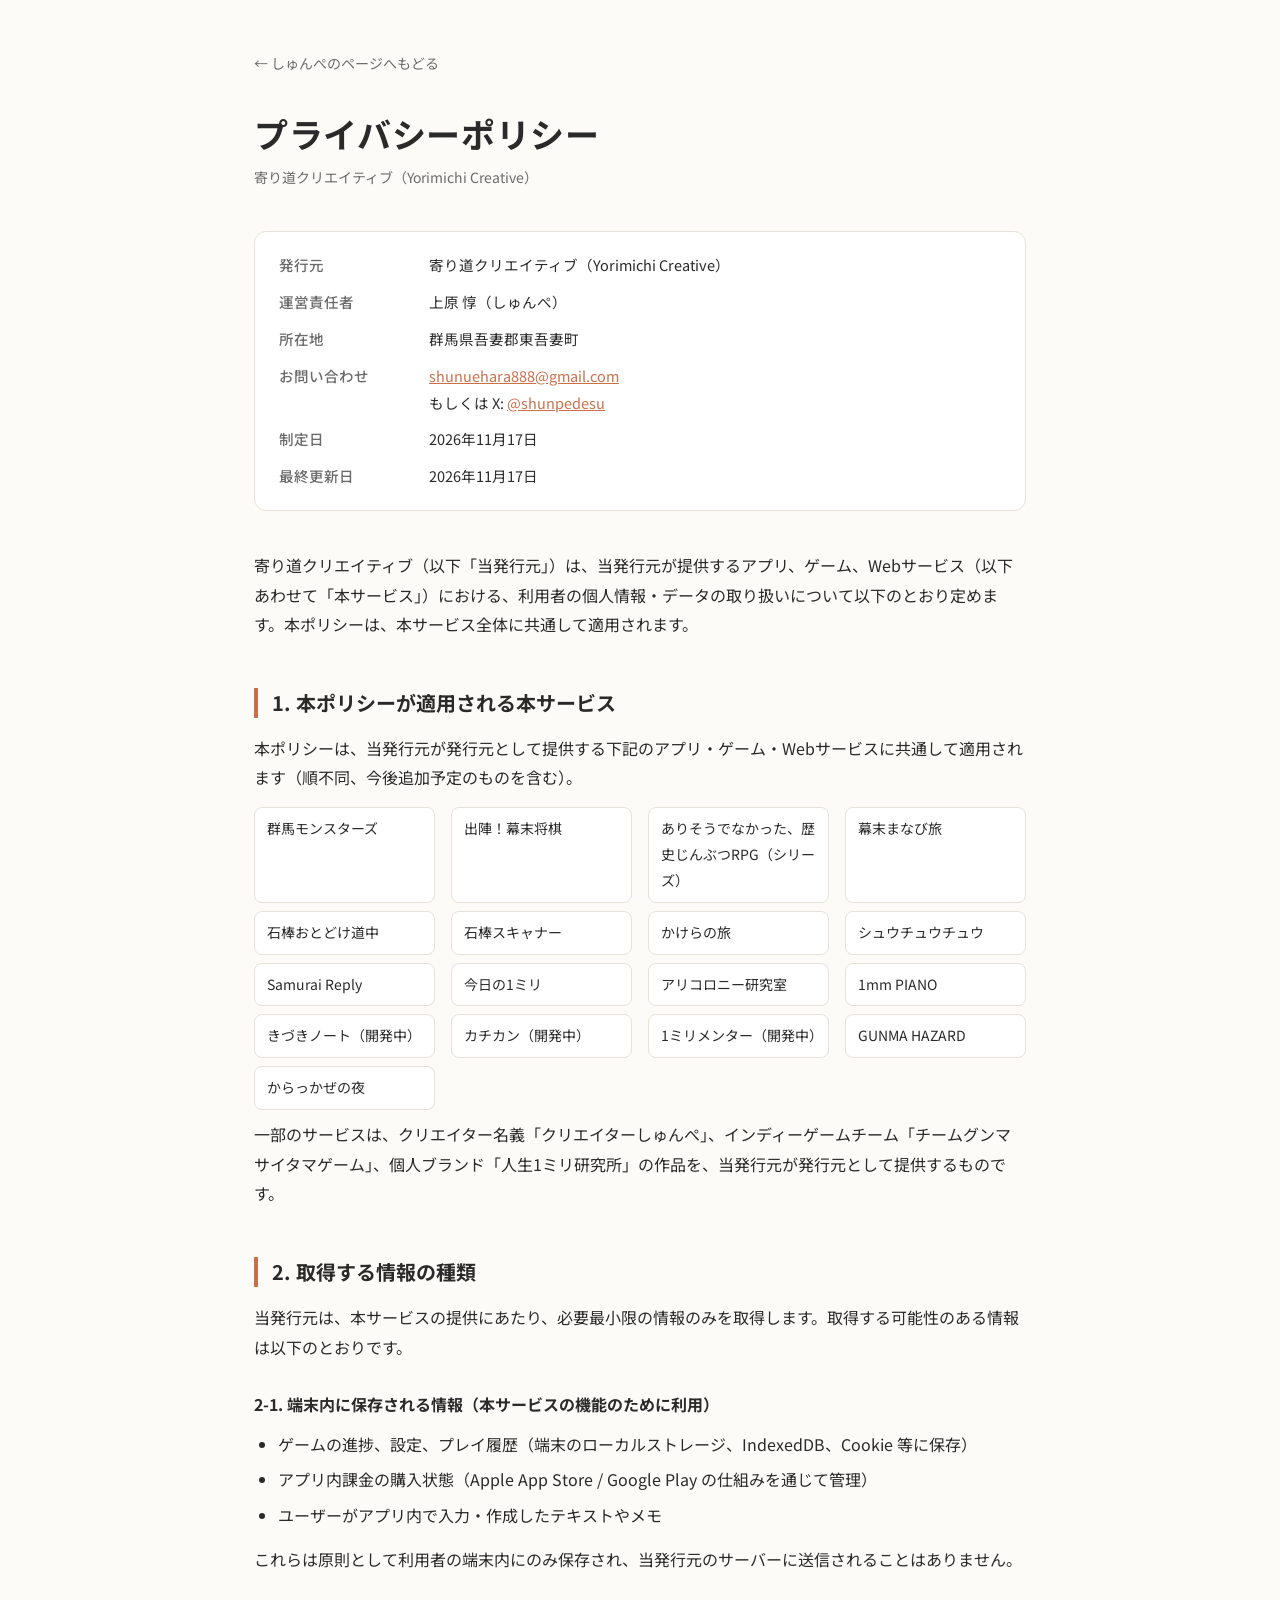
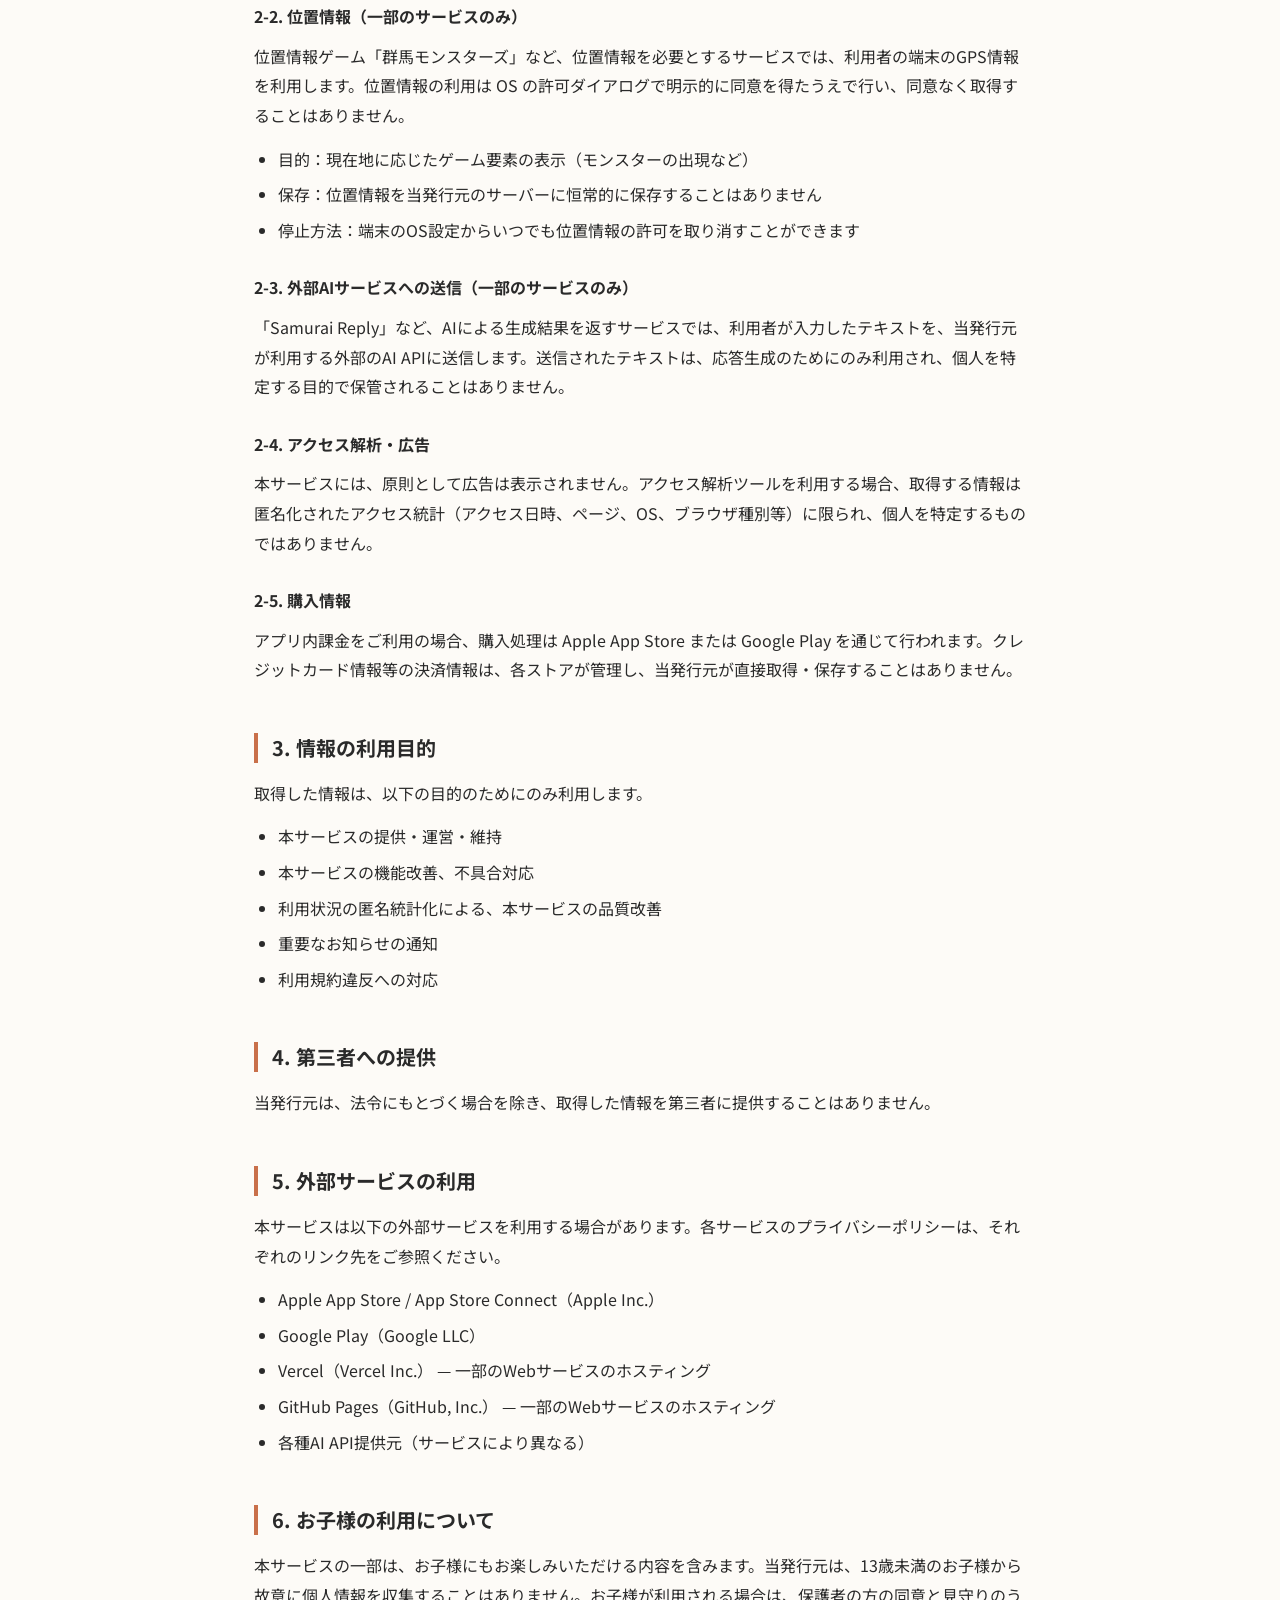
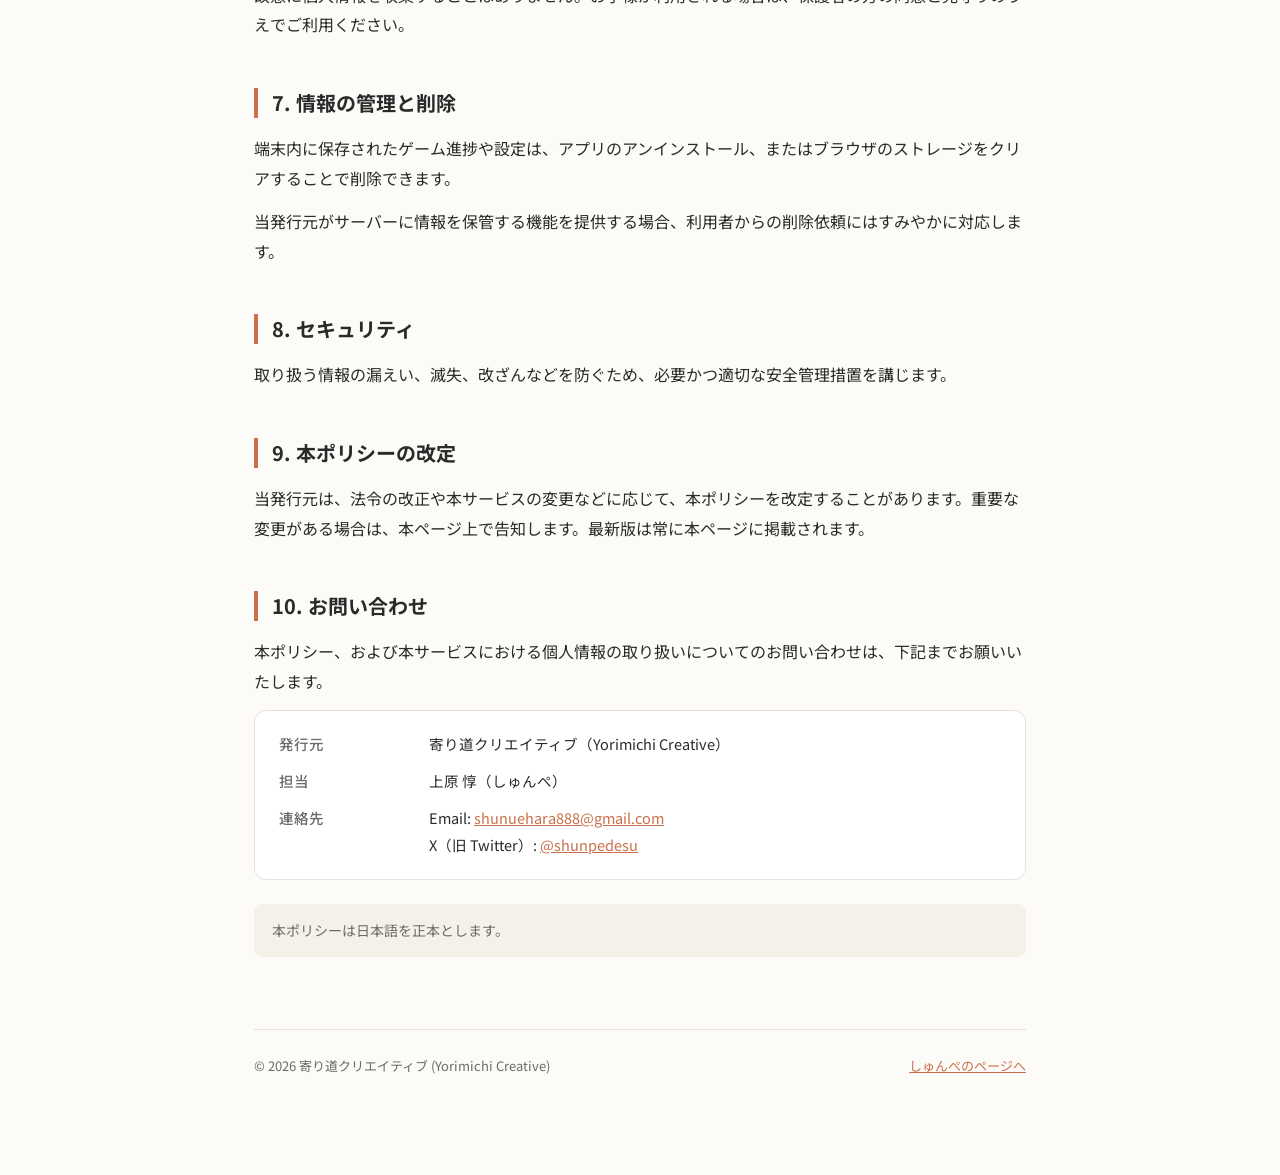
<file: privacy.html>
<!DOCTYPE html>
<html lang="ja">
<head>
  <meta charset="UTF-8" />
  <meta name="viewport" content="width=device-width, initial-scale=1.0" />
  <title>プライバシーポリシー | 寄り道クリエイティブ (Yorimichi Creative)</title>
  <meta name="description" content="寄り道クリエイティブが提供するアプリ・ゲーム・Webサービスのプライバシーポリシー。" />
  <meta name="robots" content="index,follow" />
  <link rel="canonical" href="https://shunpedesu.github.io/privacy.html" />

  <!-- OGP -->
  <meta property="og:type" content="website" />
  <meta property="og:site_name" content="寄り道クリエイティブ" />
  <meta property="og:locale" content="ja_JP" />
  <meta property="og:title" content="プライバシーポリシー | 寄り道クリエイティブ" />
  <meta property="og:description" content="寄り道クリエイティブが提供するアプリ・ゲーム・Webサービスのプライバシーポリシー。" />
  <meta property="og:url" content="https://shunpedesu.github.io/privacy.html" />

  <link rel="preconnect" href="https://fonts.googleapis.com" />
  <link rel="preconnect" href="https://fonts.gstatic.com" crossorigin />
  <link href="https://fonts.googleapis.com/css2?family=Noto+Sans+JP:wght@300;400;500;700&display=swap" rel="stylesheet" />

  <link rel="icon" href="data:image/svg+xml,<svg xmlns='http://www.w3.org/2000/svg' viewBox='0 0 100 100'><text y='.9em' font-size='90'>🔬</text></svg>" />

  <style>
    :root {
      --c-bg: #fdfbf7;
      --c-text: #2a2a2a;
      --c-sub: #6b6b6b;
      --c-accent: #c9704a;
      --c-line: #e7e2d9;
      --c-card: #ffffff;
      --c-code-bg: #f5f1e9;
    }
    * { box-sizing: border-box; }
    html { scroll-behavior: smooth; }
    body {
      margin: 0;
      font-family: 'Noto Sans JP', system-ui, -apple-system, sans-serif;
      font-weight: 400;
      line-height: 1.85;
      color: var(--c-text);
      background: var(--c-bg);
      -webkit-font-smoothing: antialiased;
    }
    .wrap {
      max-width: 820px;
      margin: 0 auto;
      padding: 48px 24px 96px;
    }
    .nav-back {
      display: inline-block;
      margin-bottom: 32px;
      color: var(--c-sub);
      text-decoration: none;
      font-size: 14px;
      border-bottom: 1px solid transparent;
      transition: all .2s;
    }
    .nav-back:hover { color: var(--c-accent); border-bottom-color: var(--c-accent); }
    h1 {
      font-size: clamp(26px, 5vw, 34px);
      font-weight: 700;
      letter-spacing: .02em;
      margin: 0 0 8px;
      line-height: 1.4;
    }
    .sub {
      color: var(--c-sub);
      font-size: 14px;
      margin: 0 0 40px;
    }
    .meta-info {
      background: var(--c-card);
      border: 1px solid var(--c-line);
      border-radius: 12px;
      padding: 20px 24px;
      margin-bottom: 40px;
      font-size: 14.5px;
    }
    .meta-info dl { margin: 0; display: grid; grid-template-columns: 130px 1fr; gap: 10px 20px; }
    .meta-info dt { color: var(--c-sub); font-weight: 500; }
    .meta-info dd { margin: 0; }
    h2 {
      font-size: 20px;
      font-weight: 700;
      margin: 48px 0 16px;
      padding-left: 14px;
      border-left: 4px solid var(--c-accent);
      line-height: 1.5;
    }
    h3 {
      font-size: 16px;
      font-weight: 700;
      margin: 28px 0 10px;
      color: var(--c-text);
    }
    p { margin: 0 0 14px; }
    ul, ol { margin: 0 0 14px; padding-left: 24px; }
    li { margin-bottom: 6px; }
    strong { font-weight: 700; }
    .note {
      background: var(--c-code-bg);
      border-radius: 8px;
      padding: 14px 18px;
      font-size: 14px;
      color: var(--c-sub);
      margin: 16px 0;
    }
    a { color: var(--c-accent); }
    a:hover { opacity: .75; }
    .app-list {
      display: grid;
      grid-template-columns: repeat(auto-fill, minmax(180px, 1fr));
      gap: 8px 16px;
      padding: 0;
      list-style: none;
      margin: 10px 0;
    }
    .app-list li {
      background: var(--c-card);
      border: 1px solid var(--c-line);
      border-radius: 8px;
      padding: 8px 12px;
      font-size: 14px;
      margin: 0;
    }
    footer {
      margin-top: 72px;
      padding-top: 24px;
      border-top: 1px solid var(--c-line);
      color: var(--c-sub);
      font-size: 13px;
      display: flex;
      justify-content: space-between;
      flex-wrap: wrap;
      gap: 12px;
    }
    @media (max-width: 480px) {
      .meta-info dl { grid-template-columns: 1fr; gap: 4px 0; }
      .meta-info dt { margin-top: 10px; }
      .meta-info dt:first-child { margin-top: 0; }
    }
  </style>
</head>
<body>
  <div class="wrap">
    <a class="nav-back" href="./">← しゅんぺのページへもどる</a>

    <h1>プライバシーポリシー</h1>
    <p class="sub">寄り道クリエイティブ（Yorimichi Creative）</p>

    <div class="meta-info">
      <dl>
        <dt>発行元</dt>
        <dd>寄り道クリエイティブ（Yorimichi Creative）</dd>
        <dt>運営責任者</dt>
        <dd>上原 惇（しゅんぺ）</dd>
        <dt>所在地</dt>
        <dd>群馬県吾妻郡東吾妻町</dd>
        <dt>お問い合わせ</dt>
        <dd><a href="mailto:shunuehara888@gmail.com">shunuehara888@gmail.com</a><br />もしくは X: <a href="https://x.com/shunpedesu" target="_blank" rel="noopener noreferrer">@shunpedesu</a></dd>
        <dt>制定日</dt>
        <dd>2026年11月17日</dd>
        <dt>最終更新日</dt>
        <dd>2026年11月17日</dd>
      </dl>
    </div>

    <p>寄り道クリエイティブ（以下「当発行元」）は、当発行元が提供するアプリ、ゲーム、Webサービス（以下あわせて「本サービス」）における、利用者の個人情報・データの取り扱いについて以下のとおり定めます。本ポリシーは、本サービス全体に共通して適用されます。</p>

    <h2>1. 本ポリシーが適用される本サービス</h2>
    <p>本ポリシーは、当発行元が発行元として提供する下記のアプリ・ゲーム・Webサービスに共通して適用されます（順不同、今後追加予定のものを含む）。</p>
    <ul class="app-list">
      <li>群馬モンスターズ</li>
      <li>出陣！幕末将棋</li>
      <li>ありそうでなかった、歴史じんぶつRPG（シリーズ）</li>
      <li>幕末まなび旅</li>
      <li>石棒おとどけ道中</li>
      <li>石棒スキャナー</li>
      <li>かけらの旅</li>
      <li>シュウチュウチュウ</li>
      <li>Samurai Reply</li>
      <li>今日の1ミリ</li>
      <li>アリコロニー研究室</li>
      <li>1mm PIANO</li>
      <li>きづきノート（開発中）</li>
      <li>カチカン（開発中）</li>
      <li>1ミリメンター（開発中）</li>
      <li>GUNMA HAZARD</li>
      <li>からっかぜの夜</li>
    </ul>
    <p>一部のサービスは、クリエイター名義「クリエイターしゅんぺ」、インディーゲームチーム「チームグンマサイタマゲーム」、個人ブランド「人生1ミリ研究所」の作品を、当発行元が発行元として提供するものです。</p>

    <h2>2. 取得する情報の種類</h2>
    <p>当発行元は、本サービスの提供にあたり、必要最小限の情報のみを取得します。取得する可能性のある情報は以下のとおりです。</p>

    <h3>2-1. 端末内に保存される情報（本サービスの機能のために利用）</h3>
    <ul>
      <li>ゲームの進捗、設定、プレイ履歴（端末のローカルストレージ、IndexedDB、Cookie 等に保存）</li>
      <li>アプリ内課金の購入状態（Apple App Store / Google Play の仕組みを通じて管理）</li>
      <li>ユーザーがアプリ内で入力・作成したテキストやメモ</li>
    </ul>
    <p>これらは原則として利用者の端末内にのみ保存され、当発行元のサーバーに送信されることはありません。</p>

    <h3>2-2. 位置情報（一部のサービスのみ）</h3>
    <p>位置情報ゲーム「群馬モンスターズ」など、位置情報を必要とするサービスでは、利用者の端末のGPS情報を利用します。位置情報の利用は OS の許可ダイアログで明示的に同意を得たうえで行い、同意なく取得することはありません。</p>
    <ul>
      <li>目的：現在地に応じたゲーム要素の表示（モンスターの出現など）</li>
      <li>保存：位置情報を当発行元のサーバーに恒常的に保存することはありません</li>
      <li>停止方法：端末のOS設定からいつでも位置情報の許可を取り消すことができます</li>
    </ul>

    <h3>2-3. 外部AIサービスへの送信（一部のサービスのみ）</h3>
    <p>「Samurai Reply」など、AIによる生成結果を返すサービスでは、利用者が入力したテキストを、当発行元が利用する外部のAI APIに送信します。送信されたテキストは、応答生成のためにのみ利用され、個人を特定する目的で保管されることはありません。</p>

    <h3>2-4. アクセス解析・広告</h3>
    <p>本サービスには、原則として広告は表示されません。アクセス解析ツールを利用する場合、取得する情報は匿名化されたアクセス統計（アクセス日時、ページ、OS、ブラウザ種別等）に限られ、個人を特定するものではありません。</p>

    <h3>2-5. 購入情報</h3>
    <p>アプリ内課金をご利用の場合、購入処理は Apple App Store または Google Play を通じて行われます。クレジットカード情報等の決済情報は、各ストアが管理し、当発行元が直接取得・保存することはありません。</p>

    <h2>3. 情報の利用目的</h2>
    <p>取得した情報は、以下の目的のためにのみ利用します。</p>
    <ul>
      <li>本サービスの提供・運営・維持</li>
      <li>本サービスの機能改善、不具合対応</li>
      <li>利用状況の匿名統計化による、本サービスの品質改善</li>
      <li>重要なお知らせの通知</li>
      <li>利用規約違反への対応</li>
    </ul>

    <h2>4. 第三者への提供</h2>
    <p>当発行元は、法令にもとづく場合を除き、取得した情報を第三者に提供することはありません。</p>

    <h2>5. 外部サービスの利用</h2>
    <p>本サービスは以下の外部サービスを利用する場合があります。各サービスのプライバシーポリシーは、それぞれのリンク先をご参照ください。</p>
    <ul>
      <li>Apple App Store / App Store Connect（Apple Inc.）</li>
      <li>Google Play（Google LLC）</li>
      <li>Vercel（Vercel Inc.） — 一部のWebサービスのホスティング</li>
      <li>GitHub Pages（GitHub, Inc.） — 一部のWebサービスのホスティング</li>
      <li>各種AI API提供元（サービスにより異なる）</li>
    </ul>

    <h2>6. お子様の利用について</h2>
    <p>本サービスの一部は、お子様にもお楽しみいただける内容を含みます。当発行元は、13歳未満のお子様から故意に個人情報を収集することはありません。お子様が利用される場合は、保護者の方の同意と見守りのうえでご利用ください。</p>

    <h2>7. 情報の管理と削除</h2>
    <p>端末内に保存されたゲーム進捗や設定は、アプリのアンインストール、またはブラウザのストレージをクリアすることで削除できます。</p>
    <p>当発行元がサーバーに情報を保管する機能を提供する場合、利用者からの削除依頼にはすみやかに対応します。</p>

    <h2>8. セキュリティ</h2>
    <p>取り扱う情報の漏えい、滅失、改ざんなどを防ぐため、必要かつ適切な安全管理措置を講じます。</p>

    <h2>9. 本ポリシーの改定</h2>
    <p>当発行元は、法令の改正や本サービスの変更などに応じて、本ポリシーを改定することがあります。重要な変更がある場合は、本ページ上で告知します。最新版は常に本ページに掲載されます。</p>

    <h2>10. お問い合わせ</h2>
    <p>本ポリシー、および本サービスにおける個人情報の取り扱いについてのお問い合わせは、下記までお願いいたします。</p>
    <div class="meta-info" style="margin-bottom: 0;">
      <dl>
        <dt>発行元</dt>
        <dd>寄り道クリエイティブ（Yorimichi Creative）</dd>
        <dt>担当</dt>
        <dd>上原 惇（しゅんぺ）</dd>
        <dt>連絡先</dt>
        <dd>Email: <a href="mailto:shunuehara888@gmail.com">shunuehara888@gmail.com</a><br />X（旧 Twitter）: <a href="https://x.com/shunpedesu" target="_blank" rel="noopener noreferrer">@shunpedesu</a></dd>
      </dl>
    </div>

    <div class="note" style="margin-top: 24px;">
      本ポリシーは日本語を正本とします。
    </div>

    <footer>
      <span>© 2026 寄り道クリエイティブ (Yorimichi Creative)</span>
      <a href="./">しゅんぺのページへ</a>
    </footer>
  </div>
</body>
</html>
</file>
<file: style.css>
/* ===== Reset ===== */
*, *::before, *::after { box-sizing: border-box; }
html { -webkit-text-size-adjust: 100%; scroll-behavior: smooth; }
body, h1, h2, h3, h4, p { margin: 0; }
a { color: inherit; }

/* ===== Tokens ===== */
:root {
  --ink: #1a1a1a;
  --muted: #6b6b6b;
  --line: #e3e3e3;
  --bg: #ffffff;
  --maxw: 880px;
}

body {
  font-family: "Noto Sans JP", system-ui, -apple-system, sans-serif;
  color: var(--ink);
  background: var(--bg);
  font-weight: 400;
  line-height: 1.85;
  letter-spacing: 0.02em;
  -webkit-font-smoothing: antialiased;
}

.reveal {
  opacity: 0;
  transform: translateY(14px);
  transition: opacity .7s ease, transform .7s ease;
  transition-delay: var(--delay, 0s);
}
.reveal.is-visible { opacity: 1; transform: none; }

@media (prefers-reduced-motion: reduce) {
  html { scroll-behavior: auto; }
  .reveal { opacity: 1; transform: none; transition: none; }
  .card, .btn { transition: none !important; }
}

/* ===== Header ===== */
.site-header {
  position: sticky;
  top: 0;
  z-index: 10;
  display: flex;
  align-items: center;
  justify-content: space-between;
  padding: 14px 24px;
  background: rgba(255,255,255,0.85);
  backdrop-filter: saturate(180%) blur(8px);
  border-bottom: 1px solid var(--line);
}
.site-header__name {
  font-weight: 700;
  font-size: 0.95rem;
  letter-spacing: 0.08em;
  text-decoration: none;
}
.site-header__links {
  display: flex;
  gap: 22px;
}
.site-header__links a {
  font-size: 0.85rem;
  font-weight: 500;
  text-decoration: none;
  color: var(--muted);
  letter-spacing: 0.06em;
  transition: color .25s ease;
}
.site-header__links a:hover { color: var(--ink); }

/* ===== Layout ===== */
main {
  max-width: var(--maxw);
  margin: 0 auto;
  padding: 0 24px;
}

.sep {
  max-width: var(--maxw);
  margin: 0 auto;
  border: 0;
  border-top: 1px solid var(--line);
}

/* ===== Hero ===== */
.hero {
  text-align: center;
  padding: 88px 0 80px;
  display: flex;
  flex-direction: column;
  align-items: center;
  gap: 16px;
}
.hero__illust {
  width: 180px;
  height: auto;
}
.hero__name {
  font-size: clamp(1.7rem, 5vw, 2.3rem);
  font-weight: 700;
  letter-spacing: 0.05em;
}
.hero__catch {
  font-size: clamp(0.95rem, 3vw, 1.15rem);
  font-weight: 400;
  color: var(--muted);
}

/* ===== Hero nav ===== */
.hero__nav {
  display: flex;
  flex-wrap: wrap;
  justify-content: center;
  gap: 10px;
  margin-top: 8px;
}
.hero__nav-btn {
  font-size: 0.85rem;
  font-weight: 500;
  text-decoration: none;
  padding: 8px 18px;
  border: 1px solid var(--line);
  border-radius: 999px;
  color: var(--muted);
  transition: border-color .25s ease, color .25s ease;
  white-space: nowrap;
}
.hero__nav-btn:hover {
  border-color: var(--ink);
  color: var(--ink);
}

/* ===== Project section ===== */
.project { padding: 80px 0; }
.project__head {
  margin-bottom: 48px;
  max-width: 640px;
}
.project__index {
  font-size: 0.8rem;
  font-weight: 700;
  letter-spacing: 0.2em;
  color: var(--muted);
  margin-bottom: 12px;
}
.project__title {
  font-size: clamp(1.5rem, 4.5vw, 2.1rem);
  font-weight: 700;
  letter-spacing: 0.03em;
  margin-bottom: 16px;
}
.project__lead {
  font-size: clamp(0.95rem, 2.6vw, 1.05rem);
  color: var(--muted);
  line-height: 2;
  text-wrap: balance;
}

/* ===== Group (著書 / アプリ / ゲーム / 作品) ===== */
.group { margin-top: 40px; }
.group:first-of-type { margin-top: 0; }
.group__label {
  font-size: 0.85rem;
  font-weight: 700;
  letter-spacing: 0.14em;
  color: var(--ink);
  margin-bottom: 18px;
  padding-bottom: 8px;
  border-bottom: 1px solid var(--line);
}

/* ===== Cards ===== */
.cards {
  display: grid;
  grid-template-columns: repeat(2, 1fr);
  gap: 20px;
}
.card {
  border: 1px solid var(--line);
  border-radius: 14px;
  overflow: hidden;
  display: flex;
  flex-direction: column;
  gap: 0;
  transition: border-color .3s ease, transform .3s ease;
}
.card:hover { border-color: var(--ink); transform: translateY(-3px); }
.card__thumb {
  width: 100%;
  aspect-ratio: 16 / 9;
  object-fit: cover;
  display: block;
}
.card__thumb--placeholder {
  aspect-ratio: 16 / 9;
  background: linear-gradient(135deg, #f0ede8 0%, #e8e4dc 100%);
  display: flex;
  align-items: center;
  justify-content: center;
}
.card__thumb--placeholder span {
  font-size: 1.1rem;
  font-weight: 700;
  color: var(--muted);
  letter-spacing: 0.1em;
}
.card__thumb--book {
  aspect-ratio: 3 / 4;
  object-fit: cover;
  object-position: top;
  background: #f8f8f6;
}
.card__body {
  padding: 22px 24px;
  display: flex;
  flex-direction: column;
  gap: 10px;
  flex: 1;
}
.card__title {
  font-size: 1.05rem;
  font-weight: 700;
  line-height: 1.6;
  letter-spacing: 0.02em;
}
.card__desc {
  font-size: 0.9rem;
  color: var(--muted);
  flex: 1;
}
.card__price {
  font-size: 0.85rem;
  font-weight: 500;
  color: var(--ink);
}
.card__actions {
  display: flex;
  flex-wrap: wrap;
  gap: 10px;
  margin-top: 8px;
}

/* ===== Buttons ===== */
.btn {
  display: inline-flex;
  align-items: center;
  gap: 7px;
  font-size: 0.88rem;
  font-weight: 500;
  text-decoration: none;
  padding: 9px 18px;
  border: 1px solid var(--ink);
  border-radius: 999px;
  background: var(--ink);
  color: #fff;
  transition: opacity .25s ease, gap .25s ease;
}
.btn:hover { opacity: 0.82; gap: 11px; }
.btn--ghost {
  background: transparent;
  color: var(--ink);
}
.btn--ghost:hover { background: rgba(0,0,0,0.04); opacity: 1; }

/* ===== Series hero card (歴史じんぶつRPG シリーズまとめ) ===== */
.card--series {
  grid-column: 1 / -1;
  border-width: 2px;
  position: relative;
  background: linear-gradient(135deg, #fafaf8 0%, #f3efe8 100%);
}
.card--series::after {
  content: "シリーズ";
  position: absolute;
  top: 12px;
  left: 12px;
  z-index: 1;
  font-size: 0.72rem;
  font-weight: 700;
  letter-spacing: 0.08em;
  color: #fff;
  background: var(--ink);
  padding: 3px 10px;
  border-radius: 999px;
}
.card--series .card__thumb { aspect-ratio: 21 / 9; }
.card--series .card__body { padding: 28px 32px; }
.card--series .card__desc {
  font-size: 0.95rem;
  line-height: 1.95;
}

/* ===== 開発中バッジ ===== */
.card--wip {
  position: relative;
}
.card--wip::before {
  content: "開発中";
  position: absolute;
  top: 12px;
  left: 12px;
  z-index: 1;
  font-size: 0.72rem;
  font-weight: 700;
  letter-spacing: 0.08em;
  color: #fff;
  background: #888;
  padding: 3px 10px;
  border-radius: 999px;
}

/* ===== Game list ===== */
.game-list {
  list-style: none;
  padding: 0;
  margin: 0 0 16px;
  display: flex;
  flex-direction: column;
  gap: 10px;
}
.game-list li {
  font-size: 0.95rem;
  color: var(--ink);
  padding: 10px 16px;
  border: 1px solid var(--line);
  border-radius: 8px;
}
.game-list li::before {
  content: "🎮 ";
}

/* ===== Podcast ===== */
.podcast {
  border: 1px solid var(--line);
  border-radius: 14px;
  overflow: hidden;
}
.podcast__body {
  padding: 22px 24px 18px;
  display: flex;
  flex-direction: column;
  gap: 10px;
}
.podcast__title {
  font-size: 1.05rem;
  font-weight: 700;
  line-height: 1.6;
  letter-spacing: 0.02em;
}
.podcast__desc {
  font-size: 0.9rem;
  color: var(--muted);
}
.podcast__actions {
  display: flex;
  flex-wrap: wrap;
  gap: 10px;
  margin-top: 4px;
}
.podcast__player {
  display: block;
  width: 100%;
  border: 0;
  border-top: 1px solid var(--line);
}

/* ===== Project footer link ===== */
.project__more {
  margin-top: 40px;
  font-size: 0.95rem;
  font-weight: 500;
}
.project__more a {
  text-decoration: none;
  border-bottom: 1px solid var(--line);
  padding-bottom: 3px;
  transition: border-color .3s ease;
}
.project__more a:hover { border-color: var(--ink); }

/* ===== Footer ===== */
.footer {
  border-top: 1px solid var(--line);
  text-align: center;
  padding: 56px 24px 64px;
  display: flex;
  flex-direction: column;
  align-items: center;
  gap: 22px;
  margin-top: 24px;
}
.footer__links {
  display: flex;
  gap: 30px;
}
.footer__links a {
  font-size: 0.9rem;
  font-weight: 500;
  text-decoration: none;
  letter-spacing: 0.06em;
  position: relative;
  padding-bottom: 2px;
}
.footer__links a::after {
  content: "";
  position: absolute;
  left: 0; bottom: 0;
  width: 100%; height: 1px;
  background: currentColor;
  transform: scaleX(0);
  transform-origin: left;
  transition: transform .3s ease;
}
.footer__links a:hover::after { transform: scaleX(1); }
.footer__copy {
  font-size: 0.78rem;
  color: var(--muted);
  letter-spacing: 0.08em;
}

/* ===== Responsive ===== */
@media (max-width: 640px) {
  main { padding: 0 20px; }
  .hero { padding: 64px 0 56px; }
  .project { padding: 56px 0; }
  .project__head { margin-bottom: 36px; }
  .cards { grid-template-columns: 1fr; gap: 16px; }
  .card { padding: 24px 22px; }
}

/* ===== Media list ===== */
.media-list {
  list-style: none;
  padding: 0;
  margin: 0;
  display: flex;
  flex-direction: column;
  gap: 10px;
}
.media-list__item {
  display: grid;
  grid-template-columns: 11.5em 1fr;
  gap: 4px 16px;
  padding: 14px 16px;
  border: 1px solid var(--line);
  border-radius: 8px;
}
.media-list__meta {
  font-size: 0.8rem;
  color: var(--muted);
  display: flex;
  flex-direction: column;
  gap: 2px;
}
.media-list__kind { font-weight: 700; color: var(--ink); }
.media-list__title {
  font-size: 0.95rem;
  font-weight: 500;
  color: var(--ink);
  text-decoration: none;
  border-bottom: 1px solid var(--line);
  width: fit-content;
  transition: border-color .3s ease;
}
.media-list__title:hover { border-color: var(--ink); }
.media-list__work {
  grid-column: 2;
  font-size: 0.8rem;
  color: var(--muted);
}
@media (max-width: 600px) {
  .media-list__item { grid-template-columns: 1fr; }
  .media-list__work { grid-column: 1; }
}

/* ===== Hero: publisher line ===== */
.hero__publisher {
  font-size: 0.82rem;
  color: var(--muted);
  letter-spacing: 0.06em;
  padding: 6px 14px;
  border: 1px solid var(--line);
  border-radius: 999px;
  background: #fafafa;
}
.hero__publisher strong {
  color: var(--ink);
  font-weight: 700;
  letter-spacing: 0.04em;
}

/* ===== Publisher card (section 05) ===== */
.publisher-card {
  border: 1px solid var(--line);
  border-radius: 14px;
  overflow: hidden;
  background: #fafafa;
}
.publisher-card__body {
  padding: 32px 32px 28px;
  display: flex;
  flex-direction: column;
  gap: 18px;
}
.publisher-card__name {
  font-size: 1.25rem;
  font-weight: 700;
  letter-spacing: 0.03em;
  line-height: 1.5;
}
.publisher-card__name-en {
  font-size: 0.88rem;
  color: var(--muted);
  font-weight: 500;
  letter-spacing: 0.02em;
  margin-left: 2px;
}
.publisher-card__desc {
  font-size: 0.95rem;
  color: var(--ink);
  line-height: 1.95;
  text-wrap: pretty;
}
.publisher-card__desc strong { font-weight: 700; }
.publisher-card__info {
  display: grid;
  grid-template-columns: 7em 1fr;
  gap: 8px 18px;
  margin: 4px 0 0;
  font-size: 0.9rem;
  padding: 18px 20px;
  background: #fff;
  border-radius: 10px;
  border: 1px solid var(--line);
}
.publisher-card__info dt {
  color: var(--muted);
  font-weight: 500;
  letter-spacing: 0.04em;
}
.publisher-card__info dd {
  margin: 0;
  color: var(--ink);
}
.publisher-card__actions {
  display: flex;
  flex-wrap: wrap;
  gap: 10px;
  margin-top: 6px;
}
@media (max-width: 640px) {
  .publisher-card__body { padding: 24px 22px 22px; }
  .publisher-card__info { grid-template-columns: 1fr; gap: 2px 0; padding: 16px; }
  .publisher-card__info dt { margin-top: 10px; }
  .publisher-card__info dt:first-child { margin-top: 0; }
}

/* ===== Footer: publisher line ===== */
.footer__publisher {
  font-size: 0.82rem;
  color: var(--muted);
  letter-spacing: 0.06em;
  margin: 0;
}
</file>
